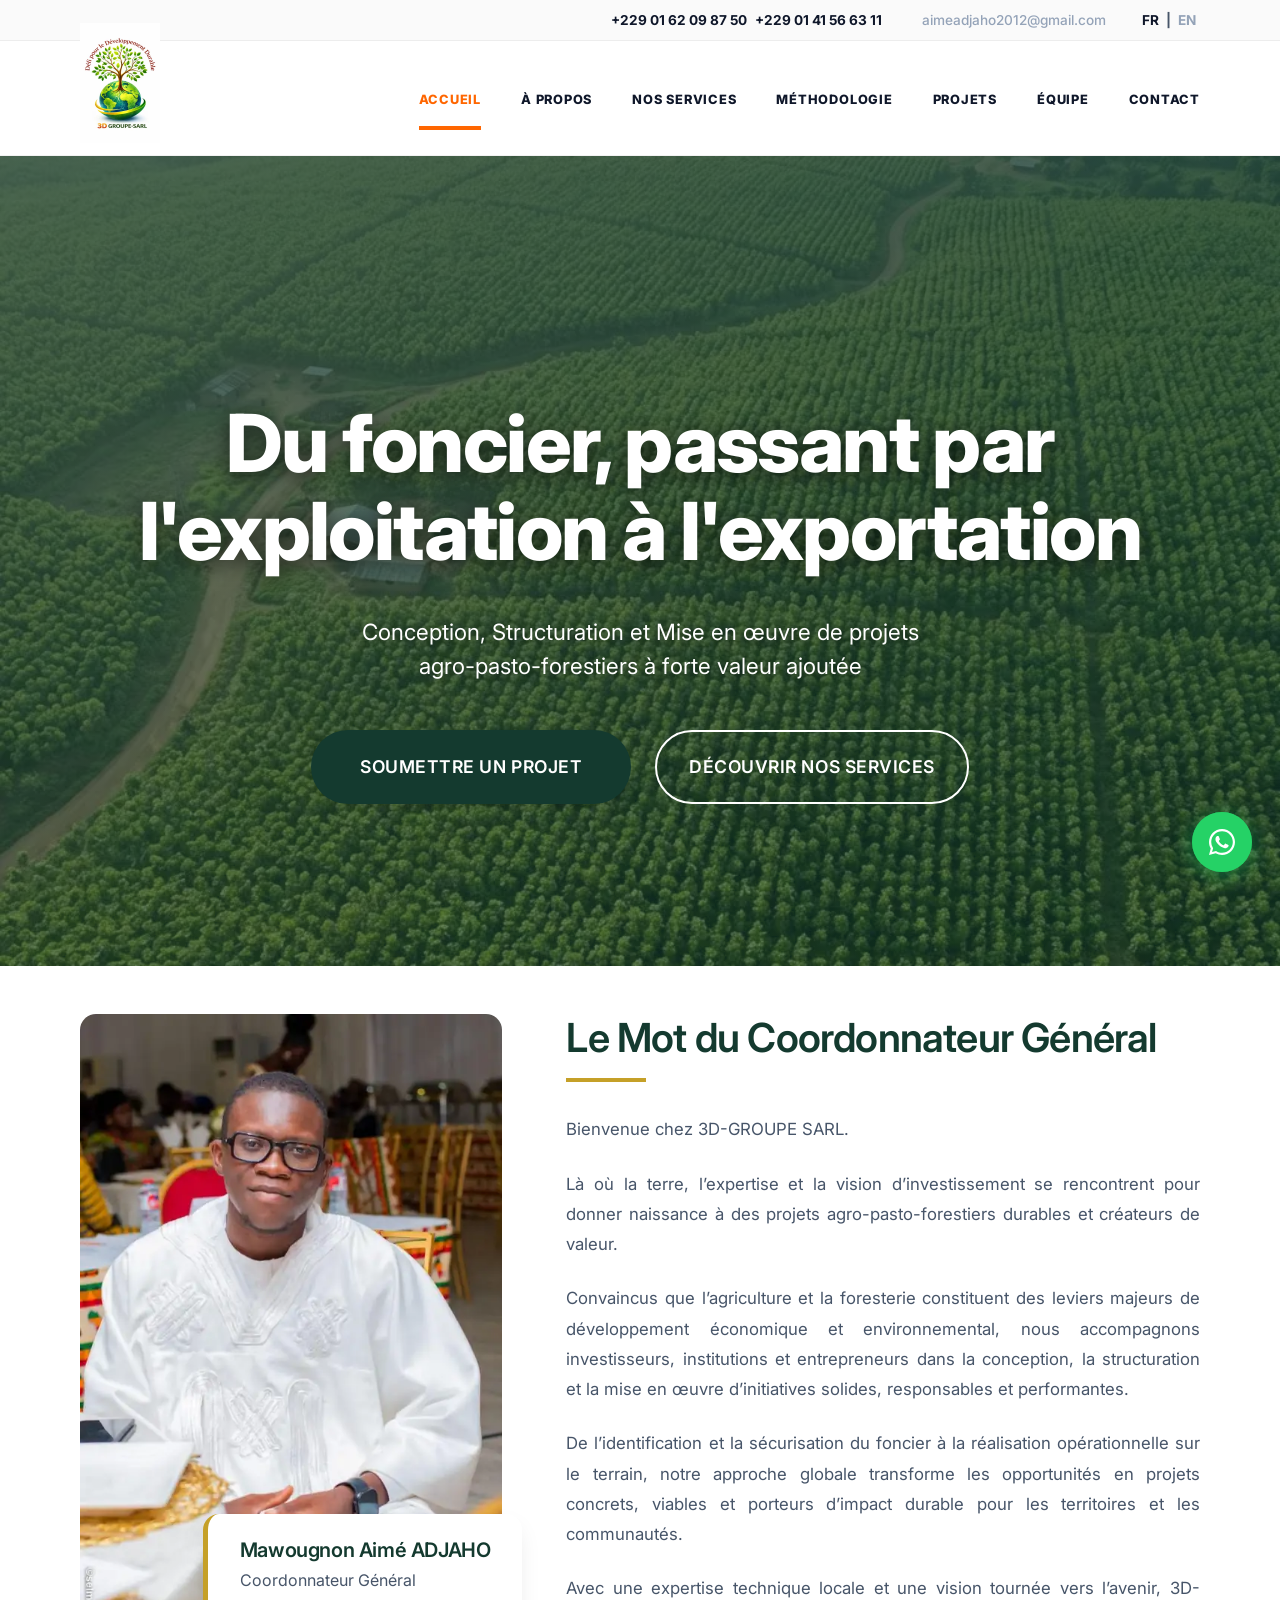
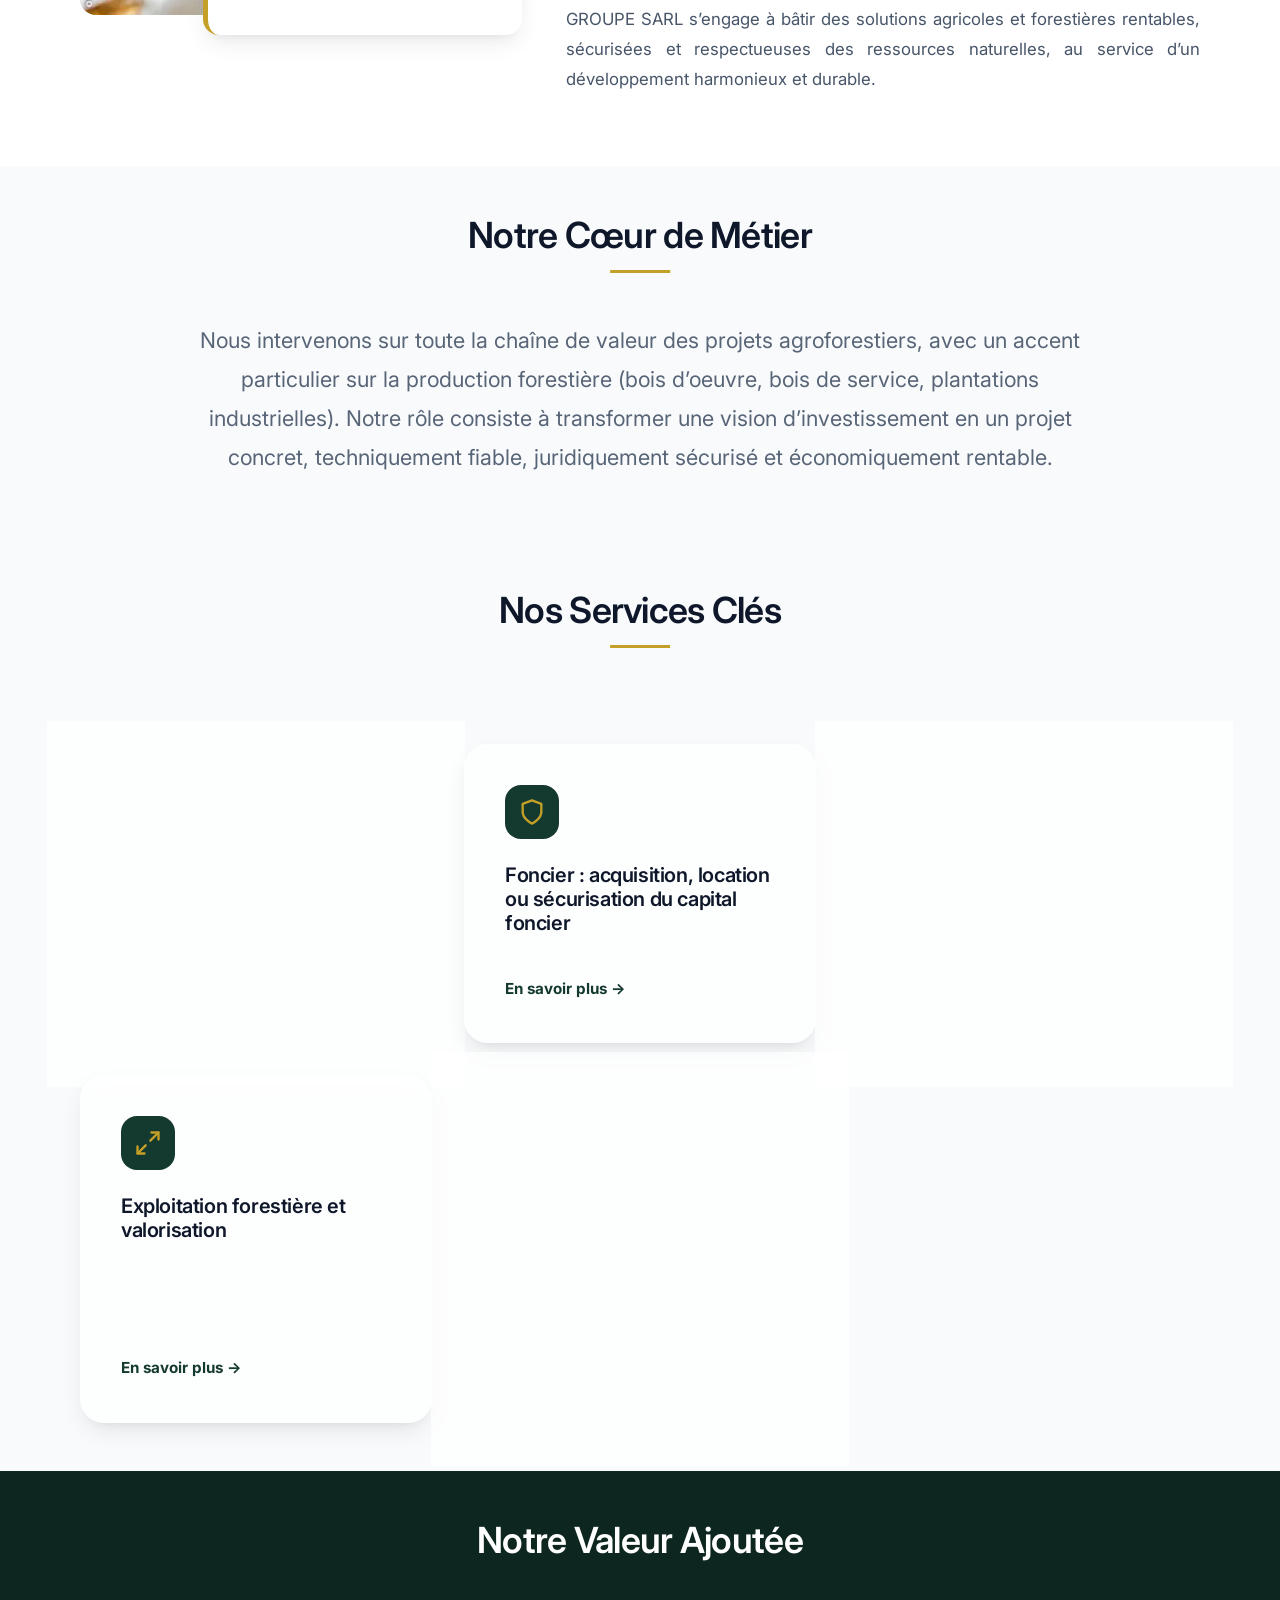
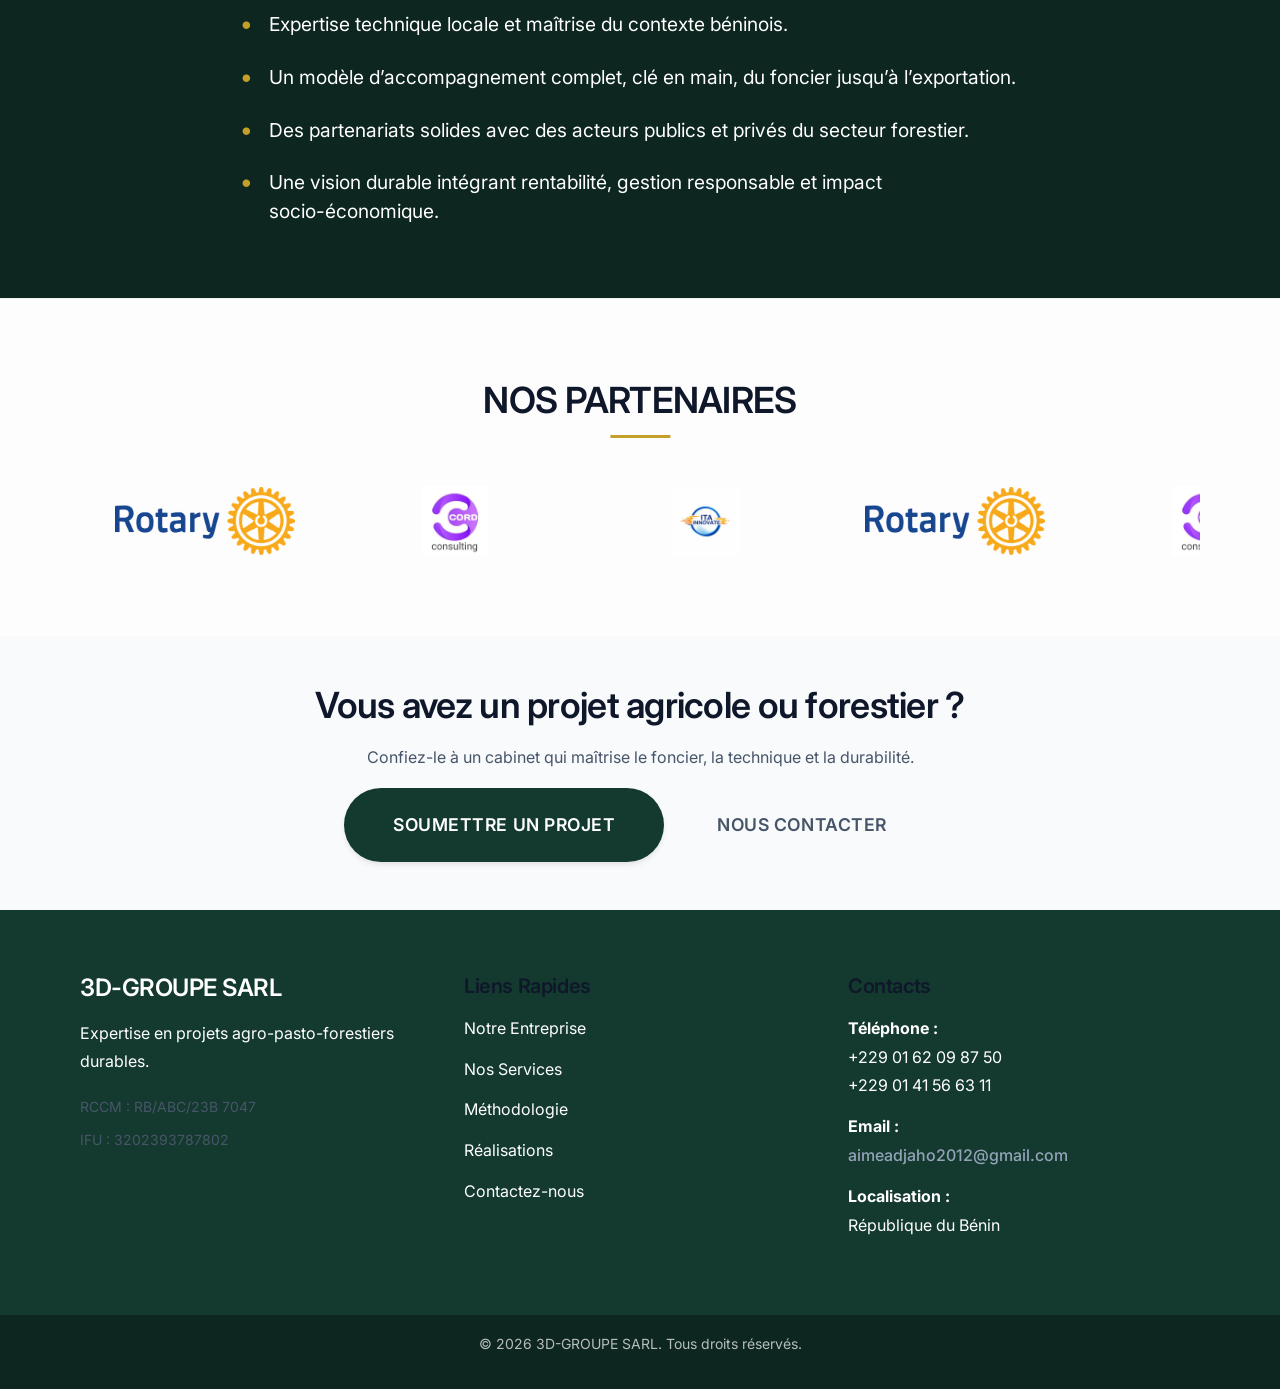
<file: index.html>
<!DOCTYPE html>
<html lang="fr">

<head>
    <meta charset="UTF-8">
    <meta name="viewport" content="width=device-width, initial-scale=1.0">
    <title>3D-GROUPE SARL | Projets Agro-Pasto-Forestiers</title>
    <meta name="description"
        content="Défi pour le Développement Durable Groupe SARL (3D-GROUPE SARL). Expert en projets agricoles et forestiers durables au Bénin.">

    <!-- CSS -->
    <link rel="preload" as="image" href="assets/images/hero-drone.webp" fetchpriority="high">
    <link rel="preconnect" href="https://fonts.googleapis.com">
    <link rel="preconnect" href="https://fonts.gstatic.com" crossorigin>
    <link rel="stylesheet" href="https://fonts.googleapis.com/css2?family=Inter:wght@400;500;600;700;800&display=swap">
    <link rel="stylesheet" href="assets/css/variables.css?v=3.1">
    <link rel="stylesheet" href="assets/css/style.css?v=3.1">

    <!-- Favicon (Placeholder) -->
    <!-- <link rel="icon" href="assets/images/favicon.ico"> -->
</head>

<body>

    <!-- Header -->
    <header class="site-header">
        <div class="header-top">
            <div class="container top-container">
                <div class="contact-info">
                    <div class="info-item phone-numbers">
                        <a href="tel:+2290162098750" class="info-text phone-item">+229 01 62 09 87 50</a>
                        <a href="tel:+2290141566311" class="info-text phone-item">+229 01 41 56 63 11</a>
                    </div>
                    <div class="info-item">
                        <a href="mailto:aimeadjaho2012@gmail.com" class="info-text email-item">aimeadjaho2012@gmail.com</a>
                    </div>
                </div>
                <div class="header-extra">
                    <div class="lang-selector">
                        <a href="index.html" class="lang-link active">FR</a> | <a href="en/index.html"
                            class="lang-link">EN</a>
                    </div>
                </div>
            </div>
        </div>
        <div class="header-main">
            <div class="container header-container">
                <!-- Branding Section -->
                <div class="header-branding">
                    <div class="logo-box">
                        <a href="index.html">
                            <img src="assets/images/logo.webp" alt="3D-GROUPE SARL" class="logo-img">
                        </a>
                    </div>
                </div>

                <!-- Mobile Toggle -->
                <button class="mobile-menu-toggle" aria-label="Menu" aria-expanded="false">
                    <span></span>
                    <span></span>
                    <span></span>
                </button>

                <!-- Navigation -->
                <nav class="main-nav">
                    <ul class="nav-list">
                        <li><a href="index.html" class="nav-link active">Accueil</a></li>
                        <li><a href="about.html" class="nav-link">À Propos</a></li>
                        <li><a href="services.html" class="nav-link">Nos Services</a></li>
                        <li><a href="methodology.html" class="nav-link">Méthodologie</a></li>
                        <li><a href="projects.html" class="nav-link">Projets</a></li>
                        <li><a href="team.html" class="nav-link">Équipe</a></li>
                        <li><a href="contact.html" class="nav-link">Contact</a></li>
                    </ul>
                </nav>
            </div>
        </div>
    </header>

    <main>
        <!-- SECTION 1 – HERO IMMERSIF -->
        <section class="hero-section">
            <div class="hero-overlay"></div>
            <div class="container hero-container animate-fade-in">
                <h1>Du foncier, passant par<br> l'exploitation à l'exportation</h1>
                <p class="hero-subtitle">
                    Conception, Structuration et Mise en œuvre de projets<br> agro-pasto-forestiers à forte valeur
                    ajoutée
                </p>
                <div class="hero-buttons">
                    <a href="contact.html" class="btn btn-primary btn-lg">Soumettre un projet</a>
                    <a href="services.html" class="btn btn-outline-white btn-lg">Découvrir nos services</a>
                </div>
            </div>
        </section>

        <!-- SECTION 2 – LE MOT DU COORDONNATEUR -->
        <section class="section coordinator-section">
            <div class="container">
                <div class="coordinator-grid">
                    <div class="coordinator-image-col reveal-right">
                        <div class="coordinator-img-wrapper">
                            <img loading="lazy" decoding="async" src="assets/images/coordinator.webp" alt="Mawougnon Aimé ADJAHO"
                                class="coordinator-photo">
                            <div class="coordinator-name-card reveal-up delay-1">
                                <h3>Mawougnon Aimé ADJAHO</h3>
                                <p>Coordonnateur Général</p>
                            </div>
                        </div>
                    </div>
                    <div class="coordinator-content-col reveal-up">
                        <h2 class="section-title-modern">Le Mot du Coordonnateur Général</h2>
                        <div class="coordinator-text">
                            <p class="welcome-text">Bienvenue chez 3D-GROUPE SARL.</p>
                            <p>
                                Là où la terre, l’expertise et la vision d’investissement se rencontrent pour donner
                                naissance à des projets agro-pasto-forestiers durables et créateurs de valeur.
                            </p>
                            <p>
                                Convaincus que l’agriculture et la foresterie constituent des leviers majeurs de
                                développement économique et environnemental, nous accompagnons investisseurs,
                                institutions et entrepreneurs dans la conception, la structuration et la mise en œuvre
                                d’initiatives solides, responsables et performantes.
                            </p>
                            <p>
                                De l’identification et la sécurisation du foncier à la réalisation opérationnelle sur le
                                terrain, notre approche globale transforme les opportunités en projets concrets, viables
                                et porteurs d’impact durable pour les territoires et les communautés.
                            </p>
                            <p>
                                Avec une expertise technique locale et une vision tournée vers l’avenir, 3D-GROUPE SARL
                                s’engage à bâtir des solutions agricoles et forestières rentables, sécurisées et
                                respectueuses des ressources naturelles, au service d’un développement harmonieux et
                                durable.
                            </p>
                        </div>
                    </div>
                </div>
            </div>
        </section>

        <!-- SECTION 3 – NOTRE CŒUR DE MÉTIER -->
        <section class="section core-business-section bg-light">
            <div class="container">
                <h2 class="section-title text-center">Notre Cœur de Métier</h2>
                <div class="text-center" style="max-width: 900px; margin: 0 auto;">
                    <p class="core-business-text"
                        style="font-size: 1.35rem; line-height: 1.8; color: var(--color-text-light); opacity: 0.9;">
                        Nous intervenons sur toute la chaîne de valeur des projets agroforestiers, avec un accent
                        particulier sur la production forestière (bois d’oeuvre, bois de service, plantations
                        industrielles). Notre rôle consiste à transformer une vision d’investissement en un projet
                        concret, techniquement fiable, juridiquement sécurisé et économiquement rentable.
                    </p>
                </div>
            </div>
        </section>

        <!-- SECTION 4 – NOS SERVICES CLÉS (CARDS) -->
        <section class="section services-cards-section">
            <div class="container">
                <h2 class="section-title text-center">Nos Services Clés</h2>
                <div class="homepage-bento-grid">
                    <!-- Service 1 -->
                    <div class="glass-card-premium reveal-up">
                        <div class="card-icon">
                            <svg width="24" height="24" viewBox="0 0 24 24" fill="none" stroke="currentColor"
                                stroke-width="2" stroke-linecap="round" stroke-linejoin="round">
                                <path d="M12 20h9" />
                                <path d="M16.5 3.5a2.121 2.121 0 0 1 3 3L7 19l-4 1 1-4L16.5 3.5z" />
                            </svg>
                        </div>
                        <h4>Conception, planification et rédaction de projets</h4>
                        <a href="services.html" class="card-link">En savoir plus →</a>
                    </div>

                    <!-- Service 2 -->
                    <div class="glass-card-premium reveal-up delay-1">
                        <div class="card-icon">
                            <svg width="24" height="24" viewBox="0 0 24 24" fill="none" stroke="currentColor"
                                stroke-width="2" stroke-linecap="round" stroke-linejoin="round">
                                <path d="M12 22s8-4 8-10V5l-8-3-8 3v7c0 6 8 10 8 10z" />
                            </svg>
                        </div>
                        <h4>Foncier : acquisition, location ou sécurisation du capital foncier</h4>
                        <a href="services.html" class="card-link">En savoir plus →</a>
                    </div>

                    <!-- Service 3 -->
                    <div class="glass-card-premium reveal-up delay-2">
                        <div class="card-icon">
                            <svg width="24" height="24" viewBox="0 0 24 24" fill="none" stroke="currentColor"
                                stroke-width="2" stroke-linecap="round" stroke-linejoin="round">
                                <path d="M12 2L2 7l10 5 10-5-10-5z" />
                                <path d="M2 17l10 5 10-5" />
                                <path d="M2 12l10 5 10-5" />
                            </svg>
                        </div>
                        <h4>Installation et gestion des plantations forestières et fruitières</h4>
                        <a href="services.html" class="card-link">En savoir plus →</a>
                    </div>

                    <!-- Service 4 -->
                    <div class="glass-card-premium reveal-up">
                        <div class="card-icon">
                            <svg width="24" height="24" viewBox="0 0 24 24" fill="none" stroke="currentColor"
                                stroke-width="2" stroke-linecap="round" stroke-linejoin="round">
                                <path d="M15 3h6v6" />
                                <path d="M9 21H3v-6" />
                                <path d="M21 3l-7 7" />
                                <path d="M3 21l7-7" />
                            </svg>
                        </div>
                        <h4>Exploitation forestière et valorisation</h4>
                        <a href="services.html" class="card-link">En savoir plus →</a>
                    </div>

                    <!-- Service 5 -->
                    <div class="glass-card-premium reveal-up delay-1">
                        <div class="card-icon">
                            <svg width="24" height="24" viewBox="0 0 24 24" fill="none" stroke="currentColor"
                                stroke-width="2" stroke-linecap="round" stroke-linejoin="round">
                                <circle cx="12" cy="12" r="10" />
                                <path d="M12 8v8" />
                                <path d="M8 12h8" />
                            </svg>
                        </div>
                        <h4>Accompagnement des entreprises de transformation (Scieries étrangères souhaitant s'installer
                            au Bénin)</h4>
                        <a href="services.html" class="card-link">En savoir plus →</a>
                    </div>
                </div>
            </div>
        </section>

        <!-- SECTION 5 – NOTRE VALEUR AJOUTÉE -->
        <section class="section value-added-section bg-primary-dark text-white">
            <div class="container text-center">
                <h2 class="text-white text-center" style="margin-bottom: 3rem;">Notre Valeur Ajoutée</h2>
                <div style="max-width: 800px; margin: 0 auto;">
                    <ul class="value-list" style="list-style: none; padding: 0; text-align: left;">
                        <li style="margin-bottom: 1.5rem; display: flex; align-items: start;">
                            <span
                                style="color: var(--color-accent); margin-right: 1rem; font-size: 1.5rem; line-height: 1.2;">•</span>
                            <span style="font-size: 1.2rem; line-height: 1.5;">Expertise technique locale et maîtrise du
                                contexte béninois.</span>
                        </li>
                        <li style="margin-bottom: 1.5rem; display: flex; align-items: start;">
                            <span
                                style="color: var(--color-accent); margin-right: 1rem; font-size: 1.5rem; line-height: 1.2;">•</span>
                            <span style="font-size: 1.2rem; line-height: 1.5;">Un modèle d’accompagnement complet, clé
                                en main, du foncier jusqu’à l’exportation.</span>
                        </li>
                        <li style="margin-bottom: 1.5rem; display: flex; align-items: start;">
                            <span
                                style="color: var(--color-accent); margin-right: 1rem; font-size: 1.5rem; line-height: 1.2;">•</span>
                            <span style="font-size: 1.2rem; line-height: 1.5;">Des partenariats solides avec des acteurs
                                publics et privés du secteur forestier.</span>
                        </li>
                        <li style="margin-bottom: 1.5rem; display: flex; align-items: start;">
                            <span
                                style="color: var(--color-accent); margin-right: 1rem; font-size: 1.5rem; line-height: 1.2;">•</span>
                            <span style="font-size: 1.2rem; line-height: 1.5;">Une vision durable intégrant rentabilité,
                                gestion responsable et impact socio-économique.</span>
                        </li>
                    </ul>
                </div>
            </div>
        </section>

        <!-- SECTION 6 – NOS PARTENAIRES -->
        <section class="partners-section reveal-up">
            <div class="container">
                <h2 class="section-title text-center" style="margin-bottom: 3rem;">NOS PARTENAIRES</h2>
                <div class="partners-slider">
                    <div class="partners-track">
                        <div class="partner-logo">
                            <img loading="lazy" decoding="async" src="assets/images/Logo_Rotary.svg.webp" alt="Rotary">
                        </div>
                        <div class="partner-logo">
                            <img loading="lazy" decoding="async" src="assets/images/LOGO CORD CONSULTING.webp" alt="Cord Consulting">
                        </div>
                        <div class="partner-logo">
                            <img loading="lazy" decoding="async" src="assets/images/LOGO ITA INNOVATE.webp" alt="ITA Innovate">
                        </div>
                        <!-- Duplicated for loop -->
                        <div class="partner-logo">
                            <img loading="lazy" decoding="async" src="assets/images/Logo_Rotary.svg.webp" alt="Rotary">
                        </div>
                        <div class="partner-logo">
                            <img loading="lazy" decoding="async" src="assets/images/LOGO CORD CONSULTING.webp" alt="Cord Consulting">
                        </div>
                        <div class="partner-logo">
                            <img loading="lazy" decoding="async" src="assets/images/LOGO ITA INNOVATE.webp" alt="ITA Innovate">
                        </div>
                    </div>
                </div>
            </div>
        </section>

        <!-- SECTION 7 – APPEL À L’ACTION FINAL -->
        <section class="section cta-final-section">
            <div class="container text-center">
                <h2>Vous avez un projet agricole ou forestier ?</h2>
                <p>Confiez-le à un cabinet qui maîtrise le foncier, la technique et la durabilité.</p>
                <div class="cta-buttons-center sticky-cta">
                    <a href="contact.html" class="btn btn-primary btn-lg shadow-lift">Soumettre un projet</a>
                    <a href="contact.html" class="btn btn-outline-primary btn-lg">Nous contacter</a>
                </div>
            </div>
        </section>
    </main>

    <!-- Footer -->
    <footer class="site-footer">
        <div class="container footer-grid">
            <div class="footer-col">
                <h3 class="footer-logo">3D-GROUPE SARL</h3>
                <p>Expertise en projets agro-pasto-forestiers durables.</p>
                <div class="legal-info">
                    <p><small>RCCM : RB/ABC/23B 7047</small></p>
                    <p><small>IFU : 3202393787802</small></p>
                </div>
            </div>

            <div class="footer-col">
                <h4>Liens Rapides</h4>
                <ul class="footer-links">
                    <li><a href="about.html">Notre Entreprise</a></li>
                    <li><a href="services.html">Nos Services</a></li>
                    <li><a href="methodology.html">Méthodologie</a></li>
                    <li><a href="projects.html">Réalisations</a></li>
                    <li><a href="contact.html">Contactez-nous</a></li>
                </ul>
            </div>

            <div class="footer-col">
                <h4>Contacts</h4>
                <ul class="contact-list">
                    <li>
                        <strong>Téléphone :</strong><br>
                        <a href="tel:+2290162098750" class="phone-item">+229 01 62 09 87 50</a><br>
                        <a href="tel:+2290141566311" class="phone-item">+229 01 41 56 63 11</a>
                    </li>
                    <li>
                        <strong>Email :</strong><br>
                        <a href="mailto:aimeadjaho2012@gmail.com" class="email-item">aimeadjaho2012@gmail.com</a>
                    </li>
                    <li>
                        <strong>Localisation :</strong><br>
                        République du Bénin
                    </li>
                </ul>
            </div>
        </div>
        <div class="footer-bottom text-center">
            <p>&copy; <a href="admin.html" class="footer-year">2026</a> 3D-GROUPE SARL. Tous droits réservés.</p>
        </div>
    </footer>

    <!-- JS -->
    <a href="https://wa.me/2290162098750?text=Bonjour%203D-GROUPE%20SARL%2C%20je%20souhaite%20des%20informations%20sur%20un%20projet." class="whatsapp-float" target="_blank" rel="noopener" aria-label="Discuter sur WhatsApp" title="Discuter sur WhatsApp"><svg viewBox="0 0 32 32" width="30" height="30" aria-hidden="true" fill="currentColor"><path d="M16.04 3C8.86 3 3.02 8.83 3.02 16c0 2.3.6 4.54 1.75 6.52L3 29l6.65-1.74A13 13 0 0 0 16.04 29C23.2 29 29 23.17 29 16S23.2 3 16.04 3Zm0 23.8c-1.98 0-3.92-.53-5.61-1.53l-.4-.24-3.95 1.03 1.05-3.84-.26-.4A10.76 10.76 0 0 1 5.24 16c0-5.95 4.85-10.8 10.8-10.8 5.94 0 10.77 4.85 10.77 10.8 0 5.96-4.83 10.8-10.77 10.8Zm5.92-8.08c-.32-.16-1.92-.95-2.22-1.06-.3-.11-.51-.16-.73.16-.21.32-.84 1.06-1.03 1.27-.19.22-.38.24-.7.08-.32-.16-1.37-.5-2.6-1.6-.96-.86-1.61-1.92-1.8-2.24-.19-.32-.02-.5.14-.66.15-.14.32-.38.48-.57.16-.19.21-.32.32-.54.11-.21.05-.4-.03-.56-.08-.16-.73-1.76-1-2.4-.26-.63-.53-.55-.73-.56h-.62c-.21 0-.56.08-.86.4-.3.32-1.13 1.1-1.13 2.7 0 1.58 1.16 3.12 1.32 3.33.16.22 2.28 3.48 5.52 4.88.77.33 1.37.53 1.84.68.77.25 1.48.21 2.03.13.62-.09 1.92-.78 2.19-1.54.27-.76.27-1.4.19-1.54-.08-.13-.29-.21-.61-.37Z"/></svg></a>
    <script src="assets/js/store.js?v=3.5" defer></script>
    <script src="assets/js/main.js?v=3.5" defer></script>
</body>

</html>
</file>
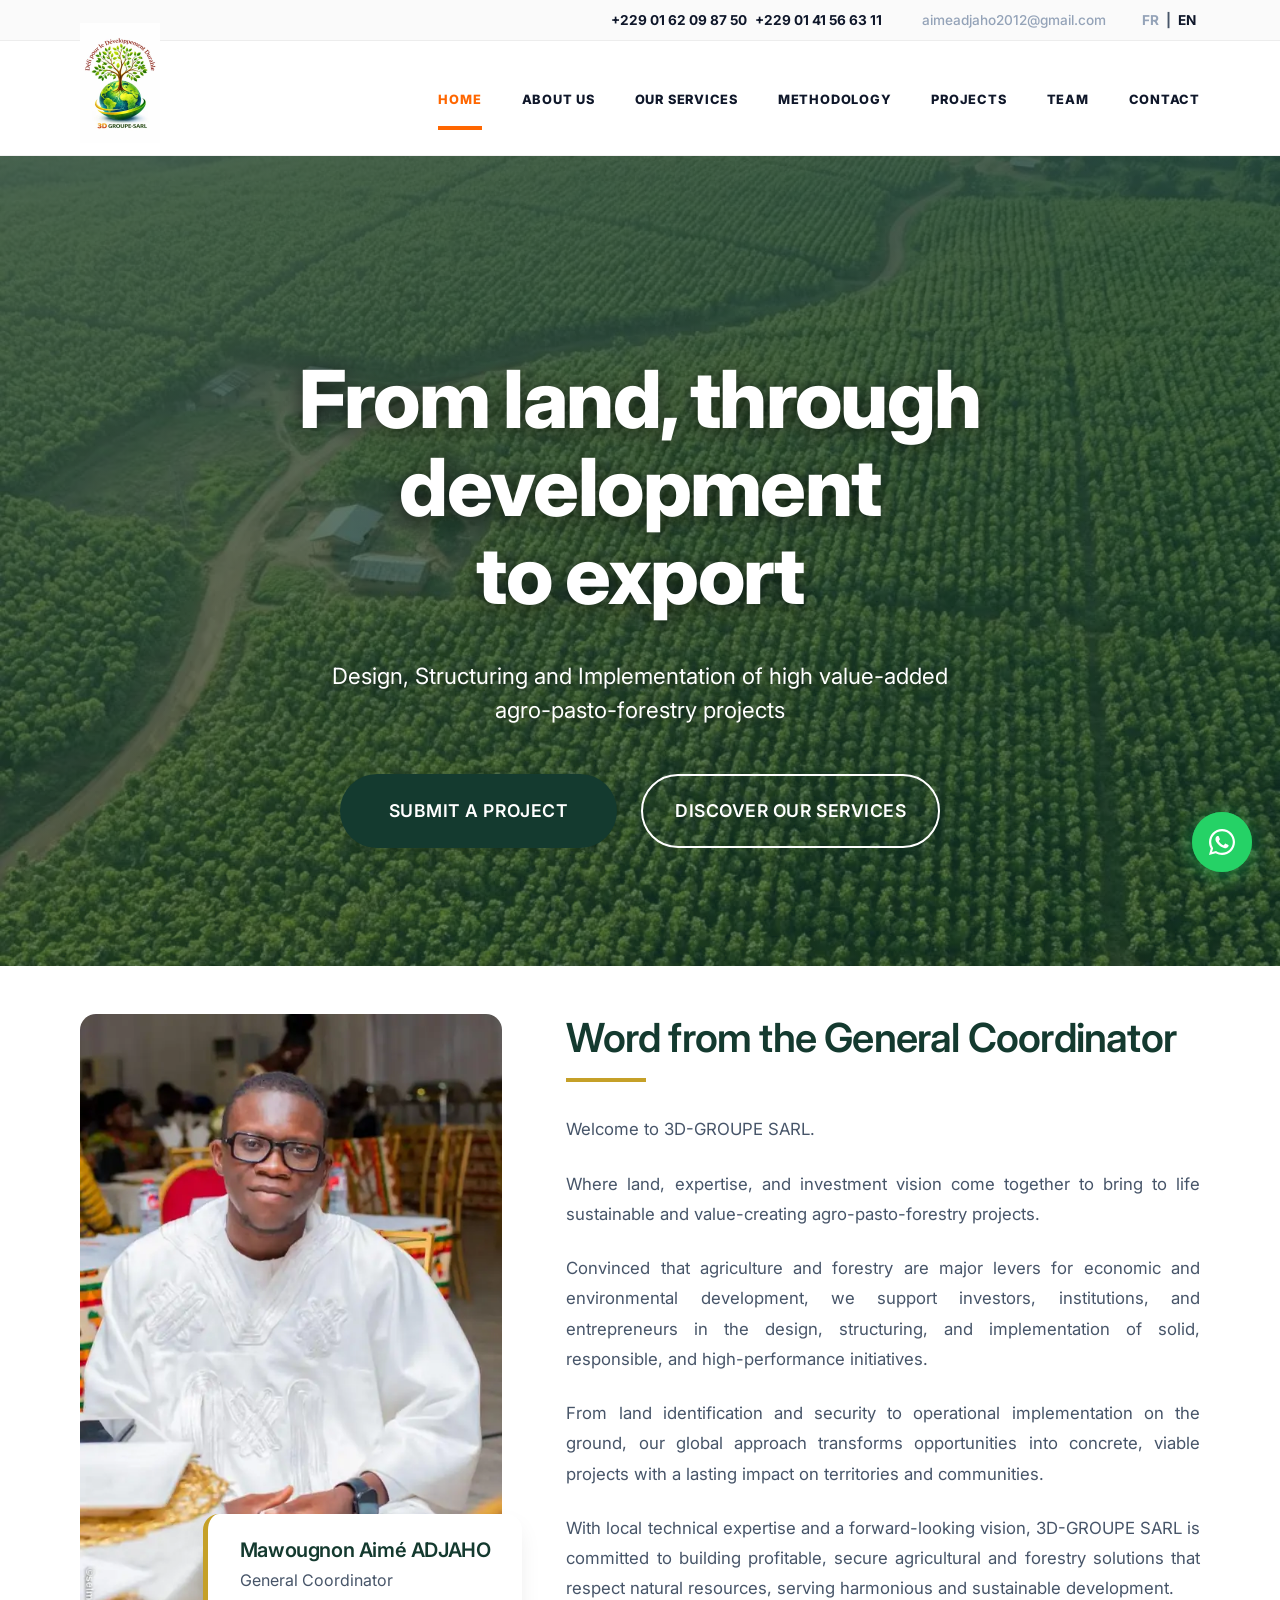
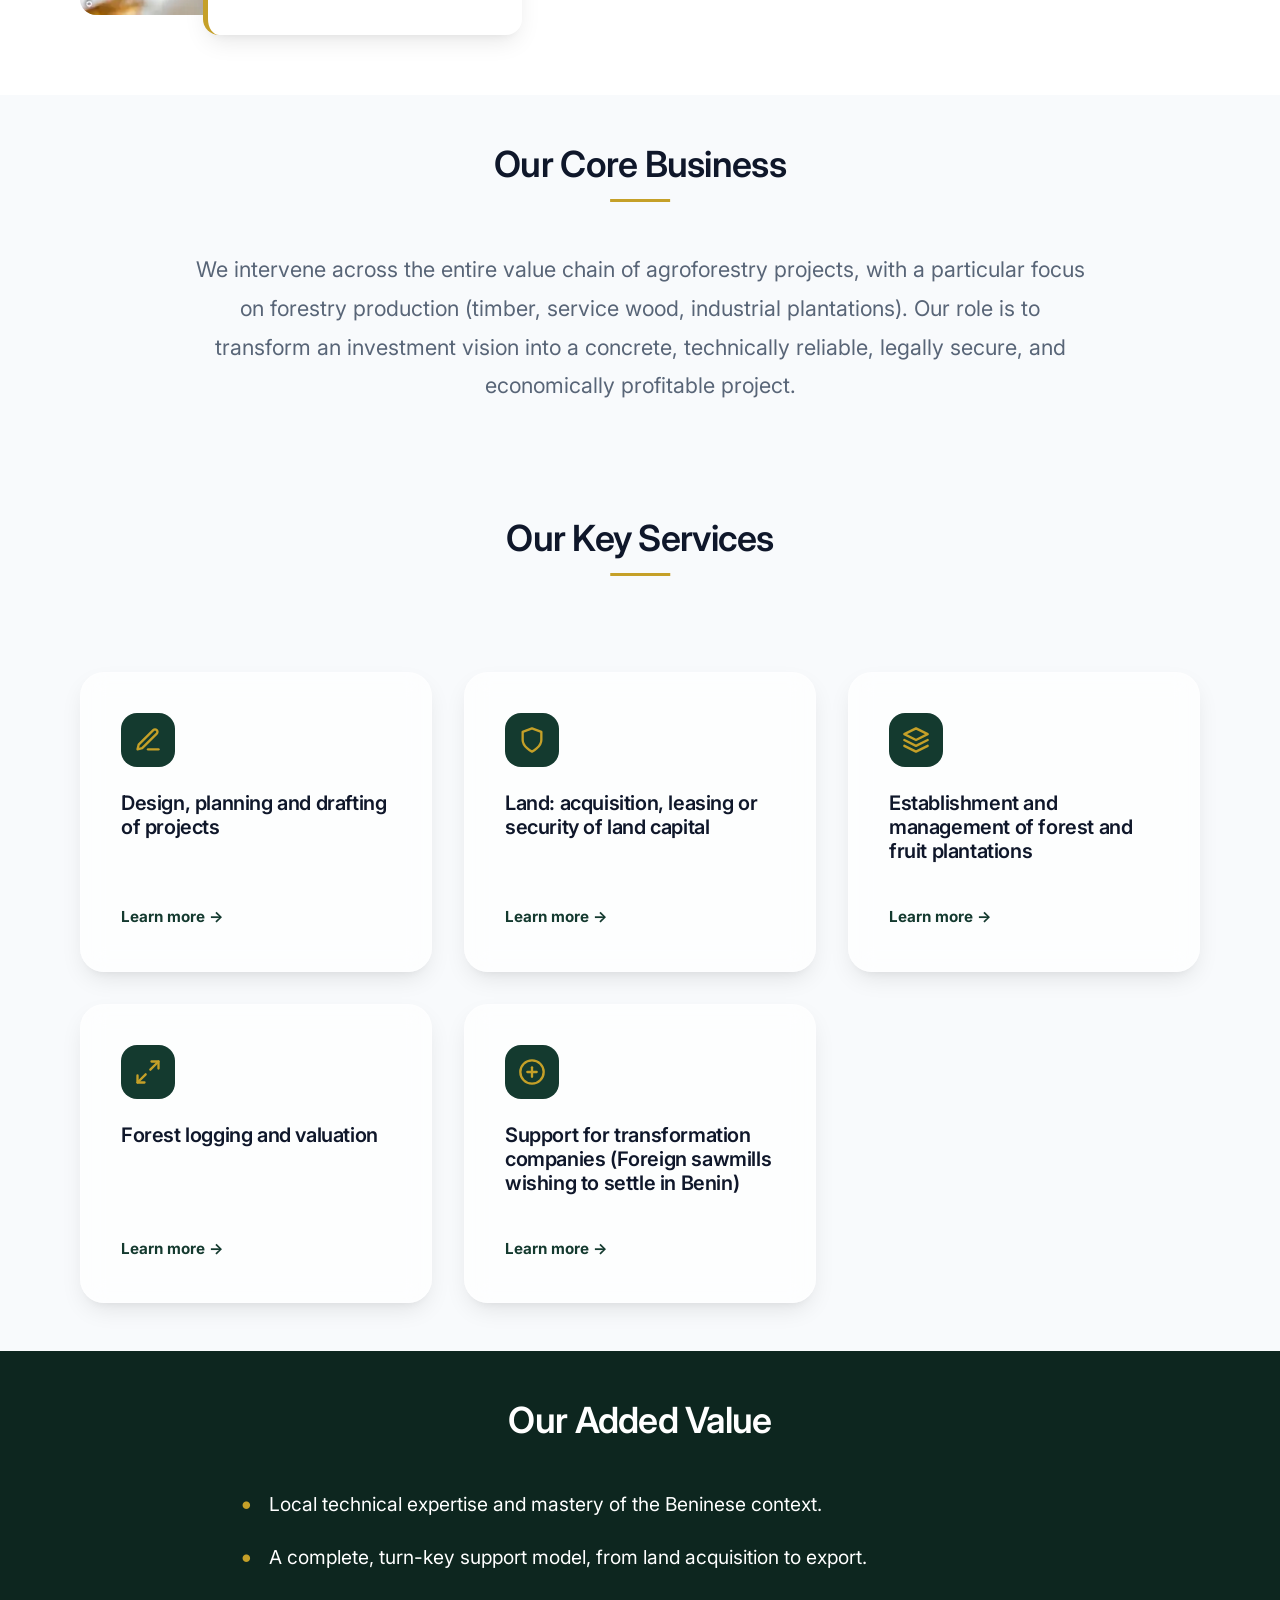
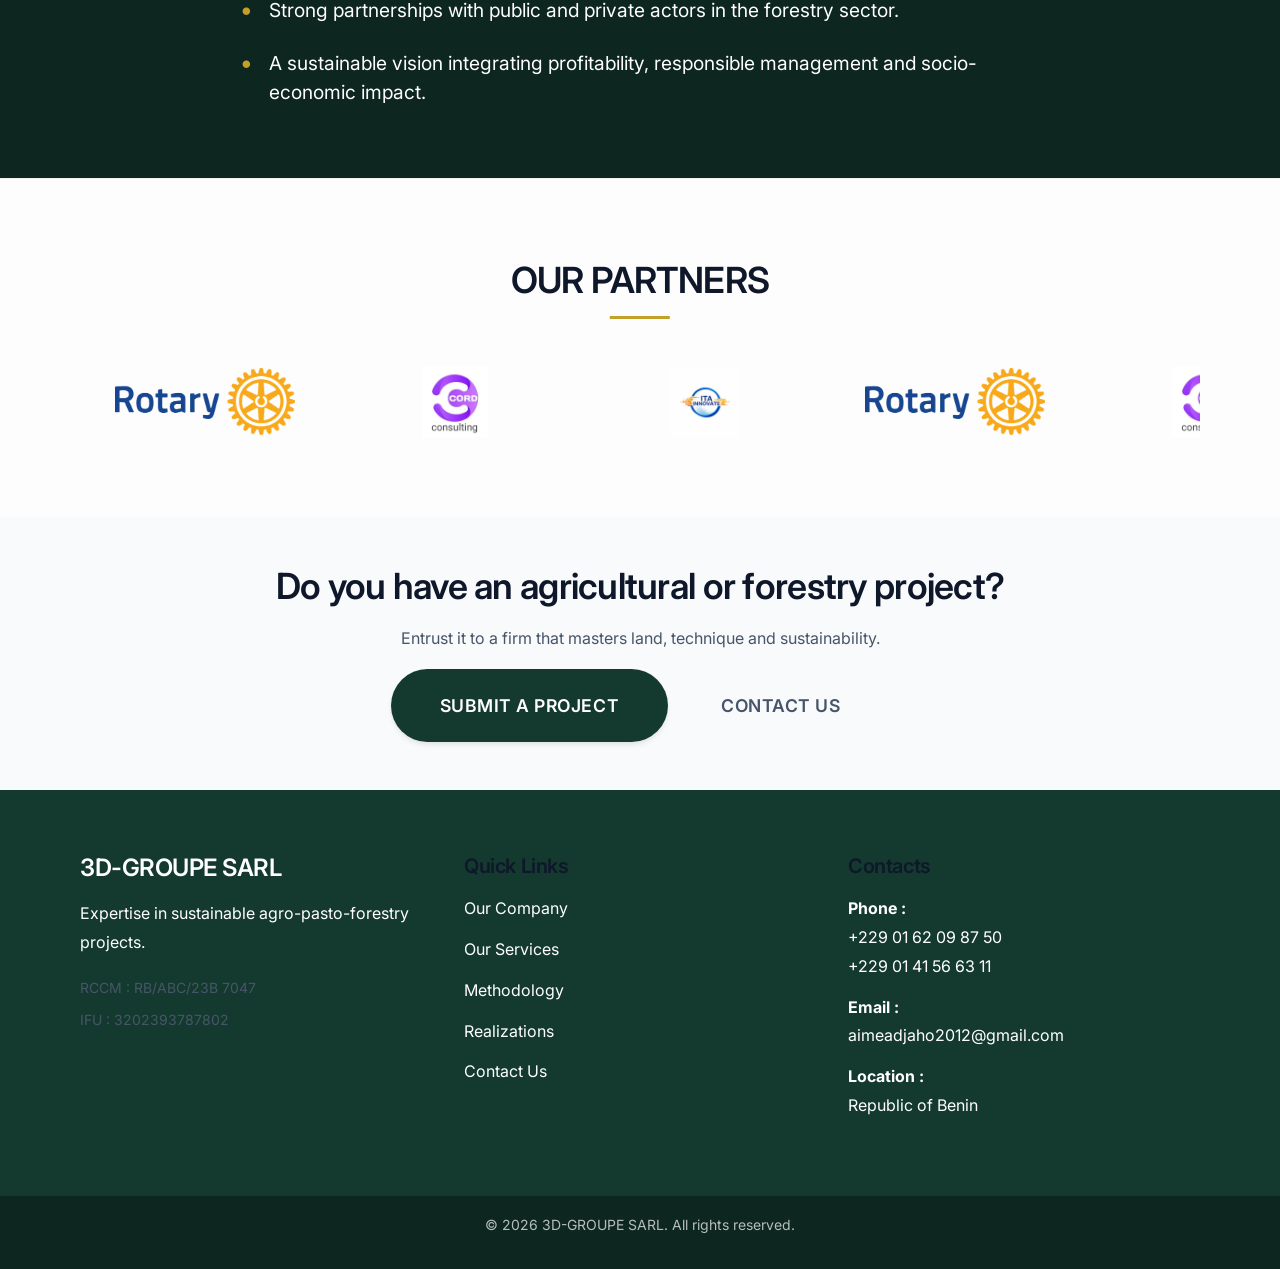
<file: en/index.html>
<!DOCTYPE html>
<html lang="en">

<head>
    <meta charset="UTF-8">
    <meta name="viewport" content="width=device-width, initial-scale=1.0">
    <title>3D-GROUPE SARL | Agro-Pasto-Forestry Projects</title>
    <meta name="description"
        content="Challenge for Sustainable Development Group SARL (3D-GROUPE SARL). Expert in sustainable agricultural and forestry projects in Benin.">

    <!-- CSS -->
    <link rel="preload" as="image" href="../assets/images/hero-drone.webp" fetchpriority="high">
    <link rel="preconnect" href="https://fonts.googleapis.com">
    <link rel="preconnect" href="https://fonts.gstatic.com" crossorigin>
    <link rel="stylesheet" href="https://fonts.googleapis.com/css2?family=Inter:wght@400;500;600;700;800&display=swap">
    <link rel="stylesheet" href="../assets/css/variables.css?v=3.1">
    <link rel="stylesheet" href="../assets/css/style.css?v=3.1">
</head>

<body>

    <!-- Header -->
    <header class="site-header">
        <div class="header-top">
            <div class="container top-container">
                <div class="contact-info">
                    <div class="info-item phone-numbers">
                        <a href="tel:+2290162098750" class="info-text phone-item">+229 01 62 09 87 50</a>
                        <a href="tel:+2290141566311" class="info-text phone-item">+229 01 41 56 63 11</a>
                    </div>
                    <div class="info-item">
                        <a href="mailto:aimeadjaho2012@gmail.com" class="info-text email-item">aimeadjaho2012@gmail.com</a>
                    </div>
                </div>
                <div class="header-extra">
                    <div class="lang-selector">
                        <a href="../index.html" class="lang-link">FR</a> | <a href="index.html"
                            class="lang-link active">EN</a>
                    </div>
                </div>
            </div>
        </div>
        <div class="header-main">
            <div class="container header-container">
                <!-- Branding Section -->
                <div class="header-branding">
                    <div class="logo-box">
                        <a href="index.html">
                            <img src="../assets/images/logo.webp" alt="3D-GROUPE SARL" class="logo-img">
                        </a>
                    </div>
                </div>

                <!-- Mobile Toggle -->
                <button class="mobile-menu-toggle" aria-label="Menu" aria-expanded="false">
                    <span></span>
                    <span></span>
                    <span></span>
                </button>

                <!-- Navigation -->
                <nav class="main-nav">
                    <ul class="nav-list">
                        <li><a href="index.html" class="nav-link active">Home</a></li>
                        <li><a href="about.html" class="nav-link">About Us</a></li>
                        <li><a href="services.html" class="nav-link">Our Services</a></li>
                        <li><a href="methodology.html" class="nav-link">Methodology</a></li>
                        <li><a href="projects.html" class="nav-link">Projects</a></li>
                        <li><a href="team.html" class="nav-link">Team</a></li>
                        <li><a href="contact.html" class="nav-link">Contact</a></li>
                    </ul>
                </nav>
            </div>
        </div>
    </header>

    <main>
        <!-- SECTION 1 – IMMERSIVE HERO -->
        <section class="hero-section">
            <div class="hero-overlay"></div>
            <div class="container hero-container animate-fade-in">
                <h1>From land, through development<br> to export</h1>
                <p class="hero-subtitle">
                    Design, Structuring and Implementation of high value-added<br> agro-pasto-forestry projects
                </p>
                <div class="hero-buttons">
                    <a href="contact.html" class="btn btn-primary btn-lg">Submit a project</a>
                    <a href="services.html" class="btn btn-outline-white btn-lg">Discover our services</a>
                </div>
            </div>
        </section>

        <!-- SECTION 2 – WORD FROM THE COORDINATOR -->
        <section class="section coordinator-section">
            <div class="container">
                <div class="coordinator-grid">
                    <div class="coordinator-image-col reveal-right">
                        <div class="coordinator-img-wrapper">
                            <img loading="lazy" decoding="async" src="../assets/images/coordinator.webp" alt="Mawougnon Aimé ADJAHO"
                                class="coordinator-photo">
                            <div class="coordinator-name-card reveal-up delay-1">
                                <h3>Mawougnon Aimé ADJAHO</h3>
                                <p>General Coordinator</p>
                            </div>
                        </div>
                    </div>
                    <div class="coordinator-content-col reveal-up">
                        <h2 class="section-title-modern">Word from the General Coordinator</h2>
                        <div class="coordinator-text">
                            <p class="welcome-text">Welcome to 3D-GROUPE SARL.</p>
                            <p>
                                Where land, expertise, and investment vision come together to bring to life
                                sustainable and value-creating agro-pasto-forestry projects.
                            </p>
                            <p>
                                Convinced that agriculture and forestry are major levers for economic and
                                environmental development, we support investors, institutions, and entrepreneurs in the
                                design, structuring, and implementation of solid, responsible, and high-performance
                                initiatives.
                            </p>
                            <p>
                                From land identification and security to operational implementation on the ground, our
                                global approach transforms opportunities into concrete, viable projects with a lasting
                                impact on territories and communities.
                            </p>
                            <p>
                                With local technical expertise and a forward-looking vision, 3D-GROUPE SARL is
                                committed to building profitable, secure agricultural and forestry solutions that
                                respect natural resources, serving harmonious and sustainable development.
                            </p>
                        </div>
                    </div>
                </div>
            </div>
        </section>

        <!-- SECTION 3 – OUR CORE BUSINESS -->
        <section class="section core-business-section bg-light">
            <div class="container">
                <h2 class="section-title text-center">Our Core Business</h2>
                <div class="text-center" style="max-width: 900px; margin: 0 auto;">
                    <p class="core-business-text"
                        style="font-size: 1.35rem; line-height: 1.8; color: var(--color-text-light); opacity: 0.9;">
                        We intervene across the entire value chain of agroforestry projects, with a
                        particular focus on forestry production (timber, service wood, industrial
                        plantations). Our role is to transform an investment vision into a
                        concrete, technically reliable, legally secure, and economically profitable project.
                    </p>
                </div>
            </div>
        </section>

        <!-- SECTION 4 – OUR KEY SERVICES (CARDS) -->
        <section class="section services-cards-section">
            <div class="container">
                <h2 class="section-title text-center">Our Key Services</h2>
                <div class="homepage-bento-grid">
                    <!-- Service 1 -->
                    <div class="glass-card-premium reveal-up">
                        <div class="card-icon">
                            <svg width="24" height="24" viewBox="0 0 24 24" fill="none" stroke="currentColor"
                                stroke-width="2" stroke-linecap="round" stroke-linejoin="round">
                                <path d="M12 20h9" />
                                <path d="M16.5 3.5a2.121 2.121 0 0 1 3 3L7 19l-4 1 1-4L16.5 3.5z" />
                            </svg>
                        </div>
                        <h4>Design, planning and drafting of projects</h4>
                        <a href="services.html" class="card-link">Learn more →</a>
                    </div>

                    <!-- Service 2 -->
                    <div class="glass-card-premium reveal-up delay-1">
                        <div class="card-icon">
                            <svg width="24" height="24" viewBox="0 0 24 24" fill="none" stroke="currentColor"
                                stroke-width="2" stroke-linecap="round" stroke-linejoin="round">
                                <path d="M12 22s8-4 8-10V5l-8-3-8 3v7c0 6 8 10 8 10z" />
                            </svg>
                        </div>
                        <h4>Land: acquisition, leasing or security of land capital</h4>
                        <a href="services.html" class="card-link">Learn more →</a>
                    </div>

                    <!-- Service 3 -->
                    <div class="glass-card-premium reveal-up delay-2">
                        <div class="card-icon">
                            <svg width="24" height="24" viewBox="0 0 24 24" fill="none" stroke="currentColor"
                                stroke-width="2" stroke-linecap="round" stroke-linejoin="round">
                                <path d="M12 2L2 7l10 5 10-5-10-5z" />
                                <path d="M2 17l10 5 10-5" />
                                <path d="M2 12l10 5 10-5" />
                            </svg>
                        </div>
                        <h4>Establishment and management of forest and fruit plantations</h4>
                        <a href="services.html" class="card-link">Learn more →</a>
                    </div>

                    <!-- Service 4 -->
                    <div class="glass-card-premium reveal-up">
                        <div class="card-icon">
                            <svg width="24" height="24" viewBox="0 0 24 24" fill="none" stroke="currentColor"
                                stroke-width="2" stroke-linecap="round" stroke-linejoin="round">
                                <path d="M15 3h6v6" />
                                <path d="M9 21H3v-6" />
                                <path d="M21 3l-7 7" />
                                <path d="M3 21l7-7" />
                            </svg>
                        </div>
                        <h4>Forest logging and valuation</h4>
                        <a href="services.html" class="card-link">Learn more →</a>
                    </div>

                    <!-- Service 5 -->
                    <div class="glass-card-premium reveal-up delay-1">
                        <div class="card-icon">
                            <svg width="24" height="24" viewBox="0 0 24 24" fill="none" stroke="currentColor"
                                stroke-width="2" stroke-linecap="round" stroke-linejoin="round">
                                <circle cx="12" cy="12" r="10" />
                                <path d="M12 8v8" />
                                <path d="M8 12h8" />
                            </svg>
                        </div>
                        <h4>Support for transformation companies (Foreign sawmills wishing to settle in Benin)</h4>
                        <a href="services.html" class="card-link">Learn more →</a>
                    </div>
                </div>
            </div>
        </section>

        <!-- SECTION 5 – OUR ADDED VALUE -->
        <section class="section value-added-section bg-primary-dark text-white">
            <div class="container text-center">
                <h2 class="text-white text-center" style="margin-bottom: 3rem;">Our Added Value</h2>
                <div style="max-width: 800px; margin: 0 auto;">
                    <ul class="value-list" style="list-style: none; padding: 0; text-align: left;">
                        <li style="margin-bottom: 1.5rem; display: flex; align-items: start;">
                            <span
                                style="color: var(--color-accent); margin-right: 1rem; font-size: 1.5rem; line-height: 1.2;">•</span>
                            <span style="font-size: 1.2rem; line-height: 1.5;">Local technical expertise and mastery of
                                the
                                Beninese context.</span>
                        </li>
                        <li style="margin-bottom: 1.5rem; display: flex; align-items: start;">
                            <span
                                style="color: var(--color-accent); margin-right: 1rem; font-size: 1.5rem; line-height: 1.2;">•</span>
                            <span style="font-size: 1.2rem; line-height: 1.5;">A complete, turn-key support model, from
                                land acquisition to export.</span>
                        </li>
                        <li style="margin-bottom: 1.5rem; display: flex; align-items: start;">
                            <span
                                style="color: var(--color-accent); margin-right: 1rem; font-size: 1.5rem; line-height: 1.2;">•</span>
                            <span style="font-size: 1.2rem; line-height: 1.5;">Strong partnerships with public and
                                private
                                actors in the forestry sector.</span>
                        </li>
                        <li style="margin-bottom: 1.5rem; display: flex; align-items: start;">
                            <span
                                style="color: var(--color-accent); margin-right: 1rem; font-size: 1.5rem; line-height: 1.2;">•</span>
                            <span style="font-size: 1.2rem; line-height: 1.5;">A sustainable vision integrating
                                profitability,
                                responsible management and socio-economic impact.</span>
                        </li>
                    </ul>
                </div>
            </div>
        </section>

        <!-- SECTION 6 – OUR PARTNERS -->
        <section class="partners-section reveal-up">
            <div class="container">
                <h2 class="section-title text-center" style="margin-bottom: 3rem;">OUR PARTNERS</h2>
                <div class="partners-slider">
                    <div class="partners-track">
                        <div class="partner-logo">
                            <img loading="lazy" decoding="async" src="../assets/images/Logo_Rotary.svg.webp" alt="Rotary">
                        </div>
                        <div class="partner-logo">
                            <img loading="lazy" decoding="async" src="../assets/images/LOGO CORD CONSULTING.webp" alt="Cord Consulting">
                        </div>
                        <div class="partner-logo">
                            <img loading="lazy" decoding="async" src="../assets/images/LOGO ITA INNOVATE.webp" alt="ITA Innovate">
                        </div>
                        <!-- Duplicated for loop -->
                        <div class="partner-logo">
                            <img loading="lazy" decoding="async" src="../assets/images/Logo_Rotary.svg.webp" alt="Rotary">
                        </div>
                        <div class="partner-logo">
                            <img loading="lazy" decoding="async" src="../assets/images/LOGO CORD CONSULTING.webp" alt="Cord Consulting">
                        </div>
                        <div class="partner-logo">
                            <img loading="lazy" decoding="async" src="../assets/images/LOGO ITA INNOVATE.webp" alt="ITA Innovate">
                        </div>
                    </div>
                </div>
            </div>
        </section>

        <!-- SECTION 7 – FINAL CALL TO ACTION -->
        <section class="section cta-final-section">
            <div class="container text-center">
                <h2>Do you have an agricultural or forestry project?</h2>
                <p>Entrust it to a firm that masters land, technique and sustainability.</p>
                <div class="cta-buttons-center sticky-cta">
                    <a href="contact.html" class="btn btn-primary btn-lg shadow-lift">Submit a project</a>
                    <a href="contact.html" class="btn btn-outline-primary btn-lg">Contact us</a>
                </div>
            </div>
        </section>
    </main>

    <!-- Footer -->
    <footer class="site-footer">
        <div class="container footer-grid">
            <div class="footer-col">
                <h3 class="footer-logo">3D-GROUPE SARL</h3>
                <p>Expertise in sustainable agro-pasto-forestry projects.</p>
                <div class="legal-info">
                    <p><small>RCCM : RB/ABC/23B 7047</small></p>
                    <p><small>IFU : 3202393787802</small></p>
                </div>
            </div>

            <div class="footer-col">
                <h4>Quick Links</h4>
                <ul class="footer-links">
                    <li><a href="about.html">Our Company</a></li>
                    <li><a href="services.html">Our Services</a></li>
                    <li><a href="methodology.html">Methodology</a></li>
                    <li><a href="projects.html">Realizations</a></li>
                    <li><a href="contact.html">Contact Us</a></li>
                </ul>
            </div>

            <div class="footer-col">
                <h4>Contacts</h4>
                <ul class="contact-list">
                    <li>
                        <strong>Phone :</strong><br>
                        <a href="tel:+2290162098750">+229 01 62 09 87 50</a><br>
                        <a href="tel:+2290141566311">+229 01 41 56 63 11</a>
                    </li>
                    <li>
                        <strong>Email :</strong><br>
                        <a href="mailto:aimeadjaho2012@gmail.com">aimeadjaho2012@gmail.com</a>
                    </li>
                    <li>
                        <strong>Location :</strong><br>
                        Republic of Benin
                    </li>
                </ul>
            </div>
        </div>
        <div class="footer-bottom text-center">
            <p>&copy; <a href="../admin.html" class="footer-year">2026</a> 3D-GROUPE SARL. All rights reserved.</p>
        </div>
    </footer>

    <!-- JS -->
    <a href="https://wa.me/2290162098750?text=Hello%203D-GROUPE%20SARL%2C%20I%20would%20like%20information%20about%20a%20project." class="whatsapp-float" target="_blank" rel="noopener" aria-label="Chat on WhatsApp" title="Chat on WhatsApp"><svg viewBox="0 0 32 32" width="30" height="30" aria-hidden="true" fill="currentColor"><path d="M16.04 3C8.86 3 3.02 8.83 3.02 16c0 2.3.6 4.54 1.75 6.52L3 29l6.65-1.74A13 13 0 0 0 16.04 29C23.2 29 29 23.17 29 16S23.2 3 16.04 3Zm0 23.8c-1.98 0-3.92-.53-5.61-1.53l-.4-.24-3.95 1.03 1.05-3.84-.26-.4A10.76 10.76 0 0 1 5.24 16c0-5.95 4.85-10.8 10.8-10.8 5.94 0 10.77 4.85 10.77 10.8 0 5.96-4.83 10.8-10.77 10.8Zm5.92-8.08c-.32-.16-1.92-.95-2.22-1.06-.3-.11-.51-.16-.73.16-.21.32-.84 1.06-1.03 1.27-.19.22-.38.24-.7.08-.32-.16-1.37-.5-2.6-1.6-.96-.86-1.61-1.92-1.8-2.24-.19-.32-.02-.5.14-.66.15-.14.32-.38.48-.57.16-.19.21-.32.32-.54.11-.21.05-.4-.03-.56-.08-.16-.73-1.76-1-2.4-.26-.63-.53-.55-.73-.56h-.62c-.21 0-.56.08-.86.4-.3.32-1.13 1.1-1.13 2.7 0 1.58 1.16 3.12 1.32 3.33.16.22 2.28 3.48 5.52 4.88.77.33 1.37.53 1.84.68.77.25 1.48.21 2.03.13.62-.09 1.92-.78 2.19-1.54.27-.76.27-1.4.19-1.54-.08-.13-.29-.21-.61-.37Z"/></svg></a>
    <script src="../assets/js/store.js?v=3.5" defer></script>
    <script src="../assets/js/main.js?v=3.5" defer></script>
</body>

</html>
</file>
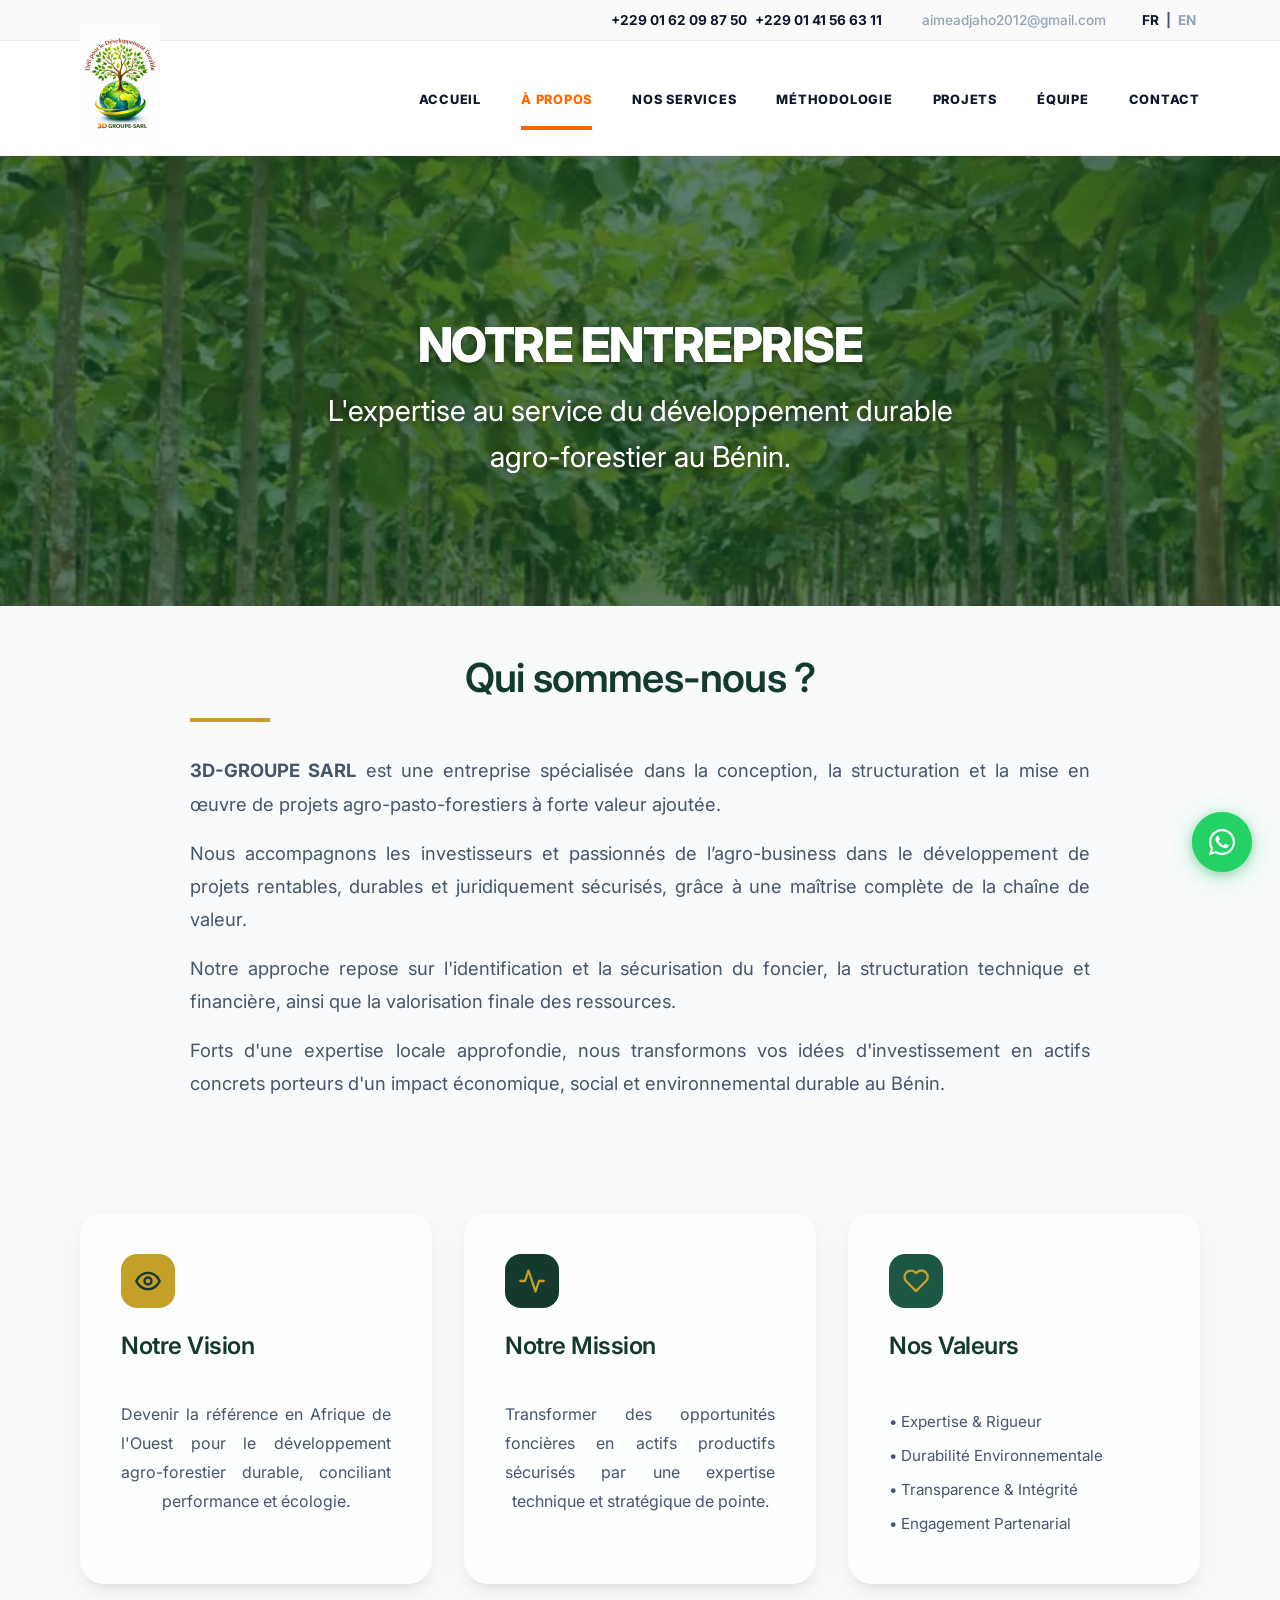
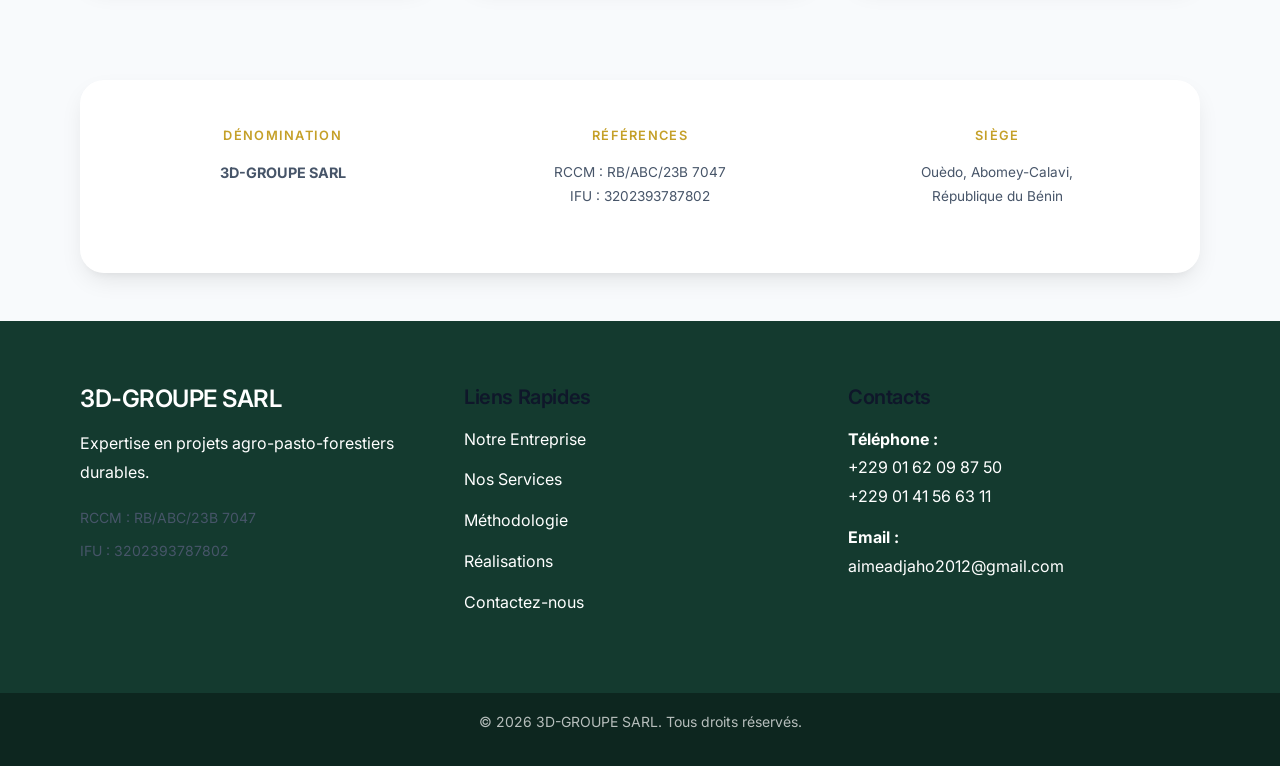
<file: about.html>
<!DOCTYPE html>
<html lang="fr">

<head>
    <meta charset="UTF-8">
    <meta name="viewport" content="width=device-width, initial-scale=1.0">
    <title>À Propos - 3D-GROUPE SARL</title>
    <meta name="description"
        content="Découvrez 3D-GROUPE SARL, cabinet de conseil et d'appui agricole au Bénin. Notre mission, notre vision et nos valeurs.">
    <link rel="preconnect" href="https://fonts.googleapis.com">
    <link rel="preconnect" href="https://fonts.gstatic.com" crossorigin>
    <link rel="stylesheet" href="https://fonts.googleapis.com/css2?family=Inter:wght@400;500;600;700;800&display=swap">
    <link rel="stylesheet" href="assets/css/variables.css?v=3.1">
    <link rel="stylesheet" href="assets/css/style.css?v=3.1">
    <link rel="stylesheet" href="assets/css/backgrounds.css?v=3.1">
    <style>
        /* Redundant styles removed - now in style.css */
    </style>
</head>

<body>

    <header class="site-header">
        <div class="header-top">
            <div class="container top-container">
                <div class="contact-info">
                    <div class="info-item phone-numbers">
                        <a href="tel:+2290162098750" class="info-text phone-item">+229 01 62 09 87 50</a>
                        <a href="tel:+2290141566311" class="info-text phone-item">+229 01 41 56 63 11</a>
                    </div>
                    <div class="info-item">
                        <a href="mailto:aimeadjaho2012@gmail.com" class="info-text email-item">aimeadjaho2012@gmail.com</a>
                    </div>
                </div>
                <div class="header-extra">
                    <div class="lang-selector">
                        <a href="about.html" class="lang-link active">FR</a> | <a href="en/about.html"
                            class="lang-link">EN</a>
                    </div>
                </div>
            </div>
        </div>
        <div class="header-main">
            <div class="container header-container">
                <!-- Branding Section -->
                <div class="header-branding">
                    <div class="logo-box">
                        <a href="index.html">
                            <img src="assets/images/logo.webp" alt="3D-GROUPE SARL" class="logo-img">
                        </a>
                    </div>
                </div>

                <!-- Mobile Toggle -->
                <button class="mobile-menu-toggle" aria-label="Menu" aria-expanded="false">
                    <span></span>
                    <span></span>
                    <span></span>
                </button>

                <!-- Navigation -->
                <nav class="main-nav">
                    <ul class="nav-list">
                        <li><a href="index.html" class="nav-link">Accueil</a></li>
                        <li><a href="about.html" class="nav-link active">À Propos</a></li>
                        <li><a href="services.html" class="nav-link">Nos Services</a></li>
                        <li><a href="methodology.html" class="nav-link">Méthodologie</a></li>
                        <li><a href="projects.html" class="nav-link">Projets</a></li>
                        <li><a href="team.html" class="nav-link">Équipe</a></li>
                        <li><a href="contact.html" class="nav-link">Contact</a></li>
                    </ul>
                </nav>
            </div>
        </div>
    </header>

    <main class="premium-layout">
        <!-- Page Header -->
        <div class="services-hero about-hero-bg text-center">
            <div class="container">
                <h1 class="premium-title">Notre Entreprise</h1>
                <p class="premium-lead">L'expertise au service du développement durable<br> agro-forestier au Bénin.</p>
            </div>
        </div>

        <!-- Manifesto Section (Symmetrical) -->
        <section class="section">
            <div class="container">
                <div class="container-narrow text-center">
                    <h2 class="section-title-modern">Qui sommes-nous ?</h2>
                    <div class="premium-description" style="font-size: 1.15rem; line-height: 1.8; text-align: justify;">
                        <p><strong>3D-GROUPE SARL</strong> est une entreprise spécialisée dans la conception, la
                            structuration et la mise en œuvre de projets agro-pasto-forestiers à forte valeur ajoutée.
                        </p>
                        <p>Nous accompagnons les investisseurs et passionnés de l’agro-business dans le développement de
                            projets rentables, durables et juridiquement sécurisés, grâce à une maîtrise complète de la
                            chaîne de valeur.</p>
                        <p>Notre approche repose sur l'identification et la sécurisation du foncier, la structuration
                            technique et financière, ainsi que la valorisation finale des ressources.</p>
                        <p>Forts d'une expertise locale approfondie, nous transformons vos idées d'investissement en
                            actifs concrets porteurs d'un impact économique, social et environnemental durable au Bénin.
                        </p>
                    </div>
                </div>
            </div>
        </section>

        <!-- DNA Section (Balanced Grid) -->
        <section class="section bg-light">
            <div class="container">
                <div class="grid-3">
                    <!-- Vision -->
                    <div class="glass-card-premium reveal-up">
                        <div class="card-icon" style="background: var(--color-accent); color: var(--color-primary);">
                            <svg width="24" height="24" viewBox="0 0 24 24" fill="none" stroke="currentColor"
                                stroke-width="2" stroke-linecap="round" stroke-linejoin="round">
                                <path d="M2 12s3-7 10-7 10 7 10 7-3 7-10 7-10-7-10-7z" />
                                <circle cx="12" cy="12" r="3" />
                            </svg>
                        </div>
                        <h3 class="text-primary">Notre Vision</h3>
                        <p style="text-align: justify; text-align-last: center; text-justify: inter-word;">Devenir la
                            référence en Afrique de l'Ouest pour le développement agro-forestier durable,
                            conciliant performance et écologie.</p>
                    </div>

                    <!-- Mission -->
                    <div class="glass-card-premium reveal-up delay-1">
                        <div class="card-icon">
                            <svg width="24" height="24" viewBox="0 0 24 24" fill="none" stroke="currentColor"
                                stroke-width="2" stroke-linecap="round" stroke-linejoin="round">
                                <polyline points="22 12 18 12 15 21 9 3 6 12 2 12" />
                            </svg>
                        </div>
                        <h3 class="text-primary">Notre Mission</h3>
                        <p style="text-align: justify; text-align-last: center; text-justify: inter-word;">Transformer
                            des opportunités foncières en actifs productifs sécurisés par une expertise
                            technique et stratégique de pointe.</p>
                    </div>

                    <!-- Values -->
                    <div class="glass-card-premium reveal-up delay-2">
                        <div class="card-icon" style="background: var(--color-primary-light);">
                            <svg width="24" height="24" viewBox="0 0 24 24" fill="none" stroke="currentColor"
                                stroke-width="2" stroke-linecap="round" stroke-linejoin="round">
                                <path
                                    d="M20.42 4.58a5.4 5.4 0 0 0-7.63 0L12 5.38l-.79-.8a5.4 5.4 0 0 0-7.63 7.63l8.42 8.42 8.42-8.42a5.4 5.4 0 0 0 0-7.63z" />
                            </svg>
                        </div>
                        <h3 class="text-primary">Nos Valeurs</h3>
                        <ul style="list-style: none; padding: 0; margin-top: 0.5rem; font-size: 0.95rem;">
                            <li style="margin-bottom: 0.4rem;">• Expertise & Rigueur</li>
                            <li style="margin-bottom: 0.4rem;">• Durabilité Environnementale</li>
                            <li style="margin-bottom: 0.4rem;">• Transparence & Intégrité</li>
                            <li style="margin-bottom: 0.4rem;">• Engagement Partenarial</li>
                        </ul>
                    </div>
                </div>
            </div>
        </section>

        <!-- Trust & Legal Section (Clean Banner) -->
        <section class="section">
            <div class="container">
                <div class="glass-card reveal-up"
                    style="background: var(--color-bg-surface); border: 1px solid var(--color-border); padding: 3rem;">
                    <div
                        style="display: grid; grid-template-columns: repeat(auto-fit, minmax(200px, 1fr)); gap: 3rem; text-align: center;">
                        <div style="text-align: center;">
                            <h4
                                style="color: var(--color-accent); margin-bottom: 1rem; font-size: 0.8rem; text-transform: uppercase; letter-spacing: 0.1em; text-align: center;">
                                Dénomination</h4>
                            <p
                                style="font-weight: 700; color: var(--color-text-dark); font-size: 0.9rem; text-align: center;">
                                3D-GROUPE
                                SARL</p>
                        </div>
                        <div style="text-align: center;">
                            <h4
                                style="color: var(--color-accent); margin-bottom: 1rem; font-size: 0.8rem; text-transform: uppercase; letter-spacing: 0.1em; text-align: center;">
                                Références</h4>
                            <p style="font-size: 0.85rem; text-align: center;">RCCM : RB/ABC/23B 7047<br>IFU :
                                3202393787802</p>
                        </div>
                        <div style="text-align: center;">
                            <h4
                                style="color: var(--color-accent); margin-bottom: 1rem; font-size: 0.8rem; text-transform: uppercase; letter-spacing: 0.1em; text-align: center;">
                                Siège</h4>
                            <p style="font-size: 0.85rem; text-align: center;">Ouèdo, Abomey-Calavi,<br>République du
                                Bénin</p>
                        </div>
                    </div>
                </div>
            </div>
        </section>
    </main>

    <footer class="site-footer">
        <div class="container footer-grid">
            <div class="footer-col">
                <h3 class="footer-logo">3D-GROUPE SARL</h3>
                <p>Expertise en projets agro-pasto-forestiers durables.</p>
                <div class="legal-info">
                    <p><small>RCCM : RB/ABC/23B 7047</small></p>
                    <p><small>IFU : 3202393787802</small></p>
                </div>
            </div>
            <div class="footer-col">
                <h4>Liens Rapides</h4>
                <ul class="footer-links">
                    <li><a href="about.html">Notre Entreprise</a></li>
                    <li><a href="services.html">Nos Services</a></li>
                    <li><a href="methodology.html">Méthodologie</a></li>
                    <li><a href="projects.html">Réalisations</a></li>
                    <li><a href="contact.html">Contactez-nous</a></li>
                </ul>
            </div>
            <div class="footer-col">
                <h4>Contacts</h4>
                <ul class="contact-list">
                    <li>
                        <strong>Téléphone :</strong><br>
                        <a href="tel:+2290162098750">+229 01 62 09 87 50</a><br>
                        <a href="tel:+2290141566311">+229 01 41 56 63 11</a>
                    </li>
                    <li>
                        <strong>Email :</strong><br>
                        <a href="mailto:aimeadjaho2012@gmail.com">aimeadjaho2012@gmail.com</a>
                    </li>
                </ul>
            </div>
        </div>
        <div class="footer-bottom text-center">
            <p>&copy; <a href="admin.html" class="footer-year">2026</a> 3D-GROUPE SARL. Tous droits réservés.</p>
        </div>
    </footer>

    <a href="https://wa.me/2290162098750?text=Bonjour%203D-GROUPE%20SARL%2C%20je%20souhaite%20des%20informations%20sur%20un%20projet." class="whatsapp-float" target="_blank" rel="noopener" aria-label="Discuter sur WhatsApp" title="Discuter sur WhatsApp"><svg viewBox="0 0 32 32" width="30" height="30" aria-hidden="true" fill="currentColor"><path d="M16.04 3C8.86 3 3.02 8.83 3.02 16c0 2.3.6 4.54 1.75 6.52L3 29l6.65-1.74A13 13 0 0 0 16.04 29C23.2 29 29 23.17 29 16S23.2 3 16.04 3Zm0 23.8c-1.98 0-3.92-.53-5.61-1.53l-.4-.24-3.95 1.03 1.05-3.84-.26-.4A10.76 10.76 0 0 1 5.24 16c0-5.95 4.85-10.8 10.8-10.8 5.94 0 10.77 4.85 10.77 10.8 0 5.96-4.83 10.8-10.77 10.8Zm5.92-8.08c-.32-.16-1.92-.95-2.22-1.06-.3-.11-.51-.16-.73.16-.21.32-.84 1.06-1.03 1.27-.19.22-.38.24-.7.08-.32-.16-1.37-.5-2.6-1.6-.96-.86-1.61-1.92-1.8-2.24-.19-.32-.02-.5.14-.66.15-.14.32-.38.48-.57.16-.19.21-.32.32-.54.11-.21.05-.4-.03-.56-.08-.16-.73-1.76-1-2.4-.26-.63-.53-.55-.73-.56h-.62c-.21 0-.56.08-.86.4-.3.32-1.13 1.1-1.13 2.7 0 1.58 1.16 3.12 1.32 3.33.16.22 2.28 3.48 5.52 4.88.77.33 1.37.53 1.84.68.77.25 1.48.21 2.03.13.62-.09 1.92-.78 2.19-1.54.27-.76.27-1.4.19-1.54-.08-.13-.29-.21-.61-.37Z"/></svg></a>
    <script src="assets/js/store.js?v=3.5" defer></script>
    <script src="assets/js/main.js?v=3.1" defer></script>
</body>

</html>
</file>
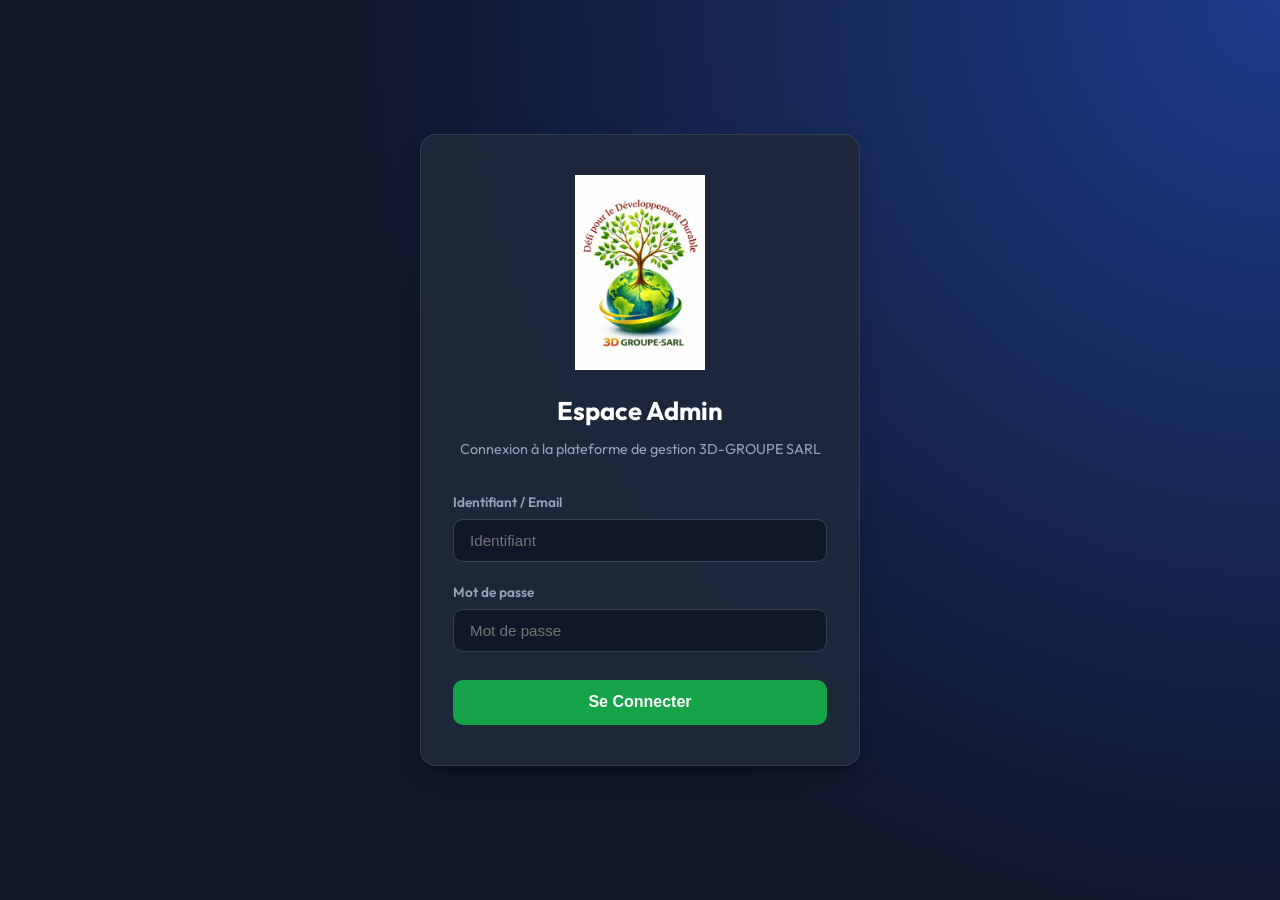
<file: admin.html>
<!DOCTYPE html>
<html lang="fr">

<head>
    <meta charset="UTF-8">
    <meta name="viewport" content="width=device-width, initial-scale=1.0">
    <title>Espace Administration | 3D-GROUPE SARL</title>
    
    <!-- Google Fonts -->
    <link rel="preconnect" href="https://fonts.googleapis.com">
    <link rel="preconnect" href="https://fonts.gstatic.com" crossorigin>
    <link href="https://fonts.googleapis.com/css2?family=Outfit:wght@300;400;500;600;700;800&display=swap" rel="stylesheet">
    
    <!-- Admin CSS -->
    <link rel="stylesheet" href="assets/css/admin.css?v=3.5">
</head>

<body class="admin-body">

    <!-- ====================================================================
         1. LOGIN VIEW (Quand l'utilisateur n'est pas connecté)
         ==================================================================== -->
    <div id="login-view" class="admin-login-wrapper">
        <div class="login-card">
            <img src="assets/images/logo.webp" alt="3D-GROUPE SARL" class="login-logo">
            <div class="login-header">
                <h2>Espace Admin</h2>
                <p>Connexion à la plateforme de gestion 3D-GROUPE SARL</p>
            </div>
            
            <form id="login-form" class="login-form">
                <div id="login-error" style="display: none; color: var(--admin-danger); font-size: 0.85rem; margin-bottom: 1rem;"></div>
                
                <div class="form-group">
                    <label for="login-username">Identifiant / Email</label>
                    <input type="text" id="login-username" placeholder="Identifiant" required autocomplete="username">
                </div>
                
                <div class="form-group">
                    <label for="login-password">Mot de passe</label>
                    <input type="password" id="login-password" placeholder="Mot de passe" required autocomplete="current-password">
                </div>
                
                <button type="submit" class="btn-login">Se Connecter</button>
            </form>
        </div>
    </div>

    <!-- ====================================================================
         2. ADMIN DASHBOARD LAYOUT (Une fois connecté)
         ==================================================================== -->
    <div id="admin-layout" class="admin-layout" style="display: none;">
        
        <!-- SIDEBAR NAVIGATION -->
        <aside id="admin-sidebar" class="admin-sidebar">
            <div class="sidebar-header">
                <img src="assets/images/logo.webp" alt="3D-GROUPE SARL" class="sidebar-logo">
                <div class="sidebar-title">
                    3D-GROUPE
                    <span>Panneau Administration</span>
                </div>
            </div>

            <nav class="sidebar-nav">
                <button class="nav-item-btn active" data-tab="dashboard">
                    <span class="icon">📊</span> Tableau de bord
                </button>
                <button class="nav-item-btn" data-tab="pages">
                    <span class="icon">📄</span> Gestion des Pages
                </button>
                <button class="nav-item-btn" data-tab="about">
                    <span class="icon">🏛️</span> Page À Propos
                </button>
                <button class="nav-item-btn" data-tab="projects">
                    <span class="icon">🌲</span> Gestion des Projets
                </button>
                <button class="nav-item-btn" data-tab="team">
                    <span class="icon">👥</span> Équipe Dirigeante
                </button>
                <button class="nav-item-btn" data-tab="services">
                    <span class="icon">🌱</span> Nos Services
                </button>
                <button class="nav-item-btn" data-tab="media">
                    <span class="icon">🖼️</span> Médiathèque Images
                </button>
                <button class="nav-item-btn" data-tab="siteinfo">
                    <span class="icon">⚙️</span> Infos du Site
                </button>
                <button class="nav-item-btn" data-tab="messages">
                    <span class="icon">📩</span> Boîte de Réception
                    <span id="unread-messages-badge" class="nav-badge" style="display:none;">0</span>
                </button>
                <button class="nav-item-btn" data-tab="backup">
                    <span class="icon">💾</span> Sauvegarde / JSON
                </button>
            </nav>

            <div class="sidebar-footer">
                <button id="logout-btn" class="btn-logout">
                    <span>🚪</span> Déconnexion
                </button>
            </div>
        </aside>

        <!-- MAIN CONTENT AREA -->
        <main class="admin-main">
            
            <!-- TOPBAR -->
            <header class="admin-topbar">
                <div class="topbar-left">
                    <button id="mobile-sidebar-toggle" class="mobile-sidebar-toggle">☰</button>
                    <h2 id="topbar-title" class="topbar-title">Tableau de bord</h2>
                </div>
                <div class="topbar-right">
                    <a href="index.html" target="_blank" class="btn-secondary btn-action" style="padding: 0.4rem 0.8rem; font-size: 0.85rem; text-decoration: none;">
                        🌐 Voir le Site
                    </a>
                    <div class="user-badge">
                        <div class="avatar">A</div>
                        <span>Administrateur</span>
                    </div>
                </div>
            </header>

            <!-- CONTENT PANES -->
            <div class="admin-content">
                
                <!-- TAB 1: DASHBOARD OVERVIEW -->
                <div id="tab-dashboard" class="tab-pane active">
                    <div class="dashboard-header">
                        <h1>Bienvenue dans votre Espace Admin 👋</h1>
                        <p>Gérez en toute simplicité les pages, projets, services et messages de 3D-GROUPE SARL.</p>
                    </div>

                    <div class="stats-grid">
                        <div class="stat-card" style="cursor: pointer;" onclick="switchToTab('pages')">
                            <div class="stat-info">
                                <span>Pages du Site</span>
                                <h3 id="stat-pages-count">14</h3>
                            </div>
                            <div class="stat-icon">📄</div>
                        </div>
                        <div class="stat-card" style="cursor: pointer;" onclick="switchToTab('projects')">
                            <div class="stat-info">
                                <span>Projets Actifs</span>
                                <h3 id="stat-projects-count">0</h3>
                            </div>
                            <div class="stat-icon">🌲</div>
                        </div>
                        <div class="stat-card info" style="cursor: pointer;" onclick="switchToTab('messages')">
                            <div class="stat-info">
                                <span>Messages Reçus</span>
                                <h3 id="stat-messages-count">0</h3>
                            </div>
                            <div class="stat-icon">📩</div>
                        </div>
                        <div class="stat-card accent" style="cursor: pointer;" onclick="switchToTab('services')">
                            <div class="stat-info">
                                <span>Services Offerts</span>
                                <h3 id="stat-services-count">0</h3>
                            </div>
                            <div class="stat-icon">🌱</div>
                        </div>
                        <div class="stat-card" style="cursor: pointer;" onclick="switchToTab('media')">
                            <div class="stat-info">
                                <span>Images Médiathèque</span>
                                <h3 id="stat-images-count">0</h3>
                            </div>
                            <div class="stat-icon">🖼️</div>
                        </div>
                    </div>

                    <div class="table-card" style="padding: 1.5rem;">
                        <h3 style="margin-bottom: 0.75rem;">🚀 Actions Rapides</h3>
                        <p style="color: var(--admin-text-muted); margin-bottom: 1.25rem;">Accédez directement aux sections principales pour effectuer vos mises à jour :</p>
                        <div style="display: flex; gap: 1rem; flex-wrap: wrap;">
                            <button class="btn-action" onclick="switchToTab('pages')">📄 Gérer les Pages</button>
                            <button class="btn-action" style="background: #15803d; border-color: #15803d;" onclick="switchToTab('about')">🏛️ Modifier la Page À Propos</button>
                            <button class="btn-action btn-secondary" onclick="openProjectModal()">➕ Ajouter un Projet</button>
                            <button class="btn-action btn-secondary" onclick="switchToTab('messages')">📩 Voir les Messages</button>
                            <button class="btn-action btn-secondary" onclick="openImageModal()">🖼️ Téléverser une Image</button>
                        </div>
                    </div>
                </div>

                <!-- TAB 2: PAGES MANAGEMENT -->
                <div id="tab-pages" class="tab-pane">
                    <div class="content-section-header">
                        <div class="section-title">
                            <h2>Gestion & Lecture des Contenus de Toutes les Pages</h2>
                            <p>Consultez l'intégralité des textes, titres, paragraphes et photos de chaque page du site, et modifiez-les à votre convenance.</p>
                        </div>
                        <div style="display: flex; gap: 0.5rem; flex-wrap: wrap;">
                            <button class="btn-action" onclick="openPageModal()">➕ Ajouter une Page</button>
                            <button type="button" class="btn-action btn-secondary" onclick="reloadAllPagesContent()" style="background: #f0fdf4; color: #166534; border: 1px solid #bbf7d0; font-weight: 600;">🔄 Recharger les Textes Officiels</button>
                        </div>
                    </div>

                    <!-- Barre d'outils : Filtres, Recherche et Mode d'affichage -->
                    <div style="display: flex; gap: 0.75rem; margin-bottom: 1.25rem; flex-wrap: wrap; align-items: center; justify-content: space-between; background: #ffffff; padding: 1rem; border-radius: var(--radius-md, 12px); border: 1px solid var(--admin-border);">
                        <div style="display: flex; gap: 0.5rem; flex-wrap: wrap; align-items: center;">
                            <button class="btn-action btn-secondary btn-page-filter active" onclick="filterPagesByLang('ALL', this)">Toutes (<span id="count-pages-all">14</span>)</button>
                            <button class="btn-action btn-secondary btn-page-filter" onclick="filterPagesByLang('FR', this)">🇫🇷 Français (<span id="count-pages-fr">7</span>)</button>
                            <button class="btn-action btn-secondary btn-page-filter" onclick="filterPagesByLang('EN', this)">🇬🇧 English (<span id="count-pages-en">7</span>)</button>
                        </div>
                        
                        <div style="display: flex; gap: 0.5rem; flex-wrap: wrap; align-items: center; flex: 1; justify-content: flex-end;">
                            <input type="text" id="page-search-input" placeholder="🔍 Rechercher dans les textes des pages..." style="padding: 0.55rem 0.9rem; border-radius: 8px; border: 1px solid var(--admin-border); font-size: 0.88rem; min-width: 250px;" oninput="filterPagesList()">
                            
                            <!-- Toggle Mode Cartes / Mode Tableau -->
                            <div style="display: flex; border: 1px solid var(--admin-border); border-radius: 8px; overflow: hidden;">
                                <button type="button" id="btn-view-cards" class="btn-action" style="padding: 0.5rem 0.8rem; font-size: 0.82rem; border-radius: 0; border: none;" onclick="setPagesViewMode('cards')">
                                    🖼️ Vue Cartes & Textes
                                </button>
                                <button type="button" id="btn-view-table" class="btn-action btn-secondary" style="padding: 0.5rem 0.8rem; font-size: 0.82rem; border-radius: 0; border: none; background: #f8fafc;" onclick="setPagesViewMode('table')">
                                    📋 Vue Tableau
                                </button>
                            </div>
                        </div>
                    </div>

                    <!-- 1. VUE EN CARTES DE CONTENU DÉTAILLÉES -->
                    <div id="pages-cards-container" class="pages-cards-grid" style="display: grid; grid-template-columns: repeat(auto-fill, minmax(360px, 1fr)); gap: 1.5rem; margin-bottom: 2rem;">
                        <!-- Dynamic Content Cards -->
                    </div>

                    <!-- 2. VUE TABLEAU AVEC COLONNE CONTENU -->
                    <div id="pages-table-card" class="table-card" style="display: none;">
                        <div class="table-responsive">
                            <table class="admin-table">
                                <thead>
                                    <tr>
                                        <th>Bannière</th>
                                        <th>Langue</th>
                                        <th>Page</th>
                                        <th>Titre Hero (H1)</th>
                                        <th style="min-width: 260px;">Contenu & Textes de la page</th>
                                        <th>Statut</th>
                                        <th>Actions</th>
                                    </tr>
                                </thead>
                                <tbody id="pages-table-body">
                                    <!-- Dynamic Rows -->
                                </tbody>
                            </table>
                        </div>
                    </div>
                </div>

                <!-- TAB: A PROPOS MANAGEMENT -->
                <div id="tab-about" class="tab-pane">
                    <div class="content-section-header">
                        <div class="section-title">
                            <h2>Gestion de la Page « À Propos » (Notre Entreprise)</h2>
                            <p>Modifiez en direct les textes de présentation, l'image de bannière, la vision, la mission et les valeurs de 3D-GROUPE SARL.</p>
                        </div>
                        <div style="display: flex; gap: 0.5rem; flex-wrap: wrap;">
                            <a href="about.html" target="_blank" class="btn-action btn-secondary" style="text-decoration: none;">👁️ Voir la Page Publique</a>
                            <a href="en/about.html" target="_blank" class="btn-action btn-secondary" style="text-decoration: none;">🇬🇧 Version Anglaise</a>
                        </div>
                    </div>

                    <!-- Sélecteur de Langue FR / EN -->
                    <div style="display: flex; gap: 0.5rem; margin-bottom: 1.25rem;">
                        <button type="button" id="btn-about-lang-fr" class="btn-action active" onclick="switchAboutLang('FR')">🇫🇷 Version Française</button>
                        <button type="button" id="btn-about-lang-en" class="btn-action btn-secondary" onclick="switchAboutLang('EN')">🇬🇧 English Version</button>
                    </div>

                    <div class="table-card" style="padding: 1.5rem;">
                        <form id="about-page-form" class="admin-form">
                            <h3 style="margin-bottom: 1rem; color: var(--admin-primary); border-bottom: 1px solid var(--admin-border); padding-bottom: 0.5rem; display: flex; align-items: center; gap: 0.5rem;">
                                <span>🎯</span> 1. Bannière Principale (Hero)
                            </h3>
                            
                            <div class="form-row">
                                <div class="form-group">
                                    <label>Titre Principal (H1) *</label>
                                    <input type="text" id="about-hero-title" required placeholder="Notre Entreprise">
                                </div>
                                <div class="form-group">
                                    <label>Sous-titre d'accroche (Lead) *</label>
                                    <input type="text" id="about-hero-subtitle" required placeholder="L'expertise au service du développement durable...">
                                </div>
                            </div>

                            <div class="form-group">
                                <label>Image de Bannière / Fond *</label>
                                <div style="display: flex; gap: 0.5rem; margin-bottom: 0.5rem; flex-wrap: wrap;">
                                    <input type="text" id="about-hero-image" placeholder="assets/images/project-teck.webp" style="flex: 1; min-width: 200px;">
                                    <button type="button" class="btn-action" style="white-space: nowrap; font-size: 0.85rem; background: #0284c7; border-color: #0284c7;" onclick="document.getElementById('about-hero-file-input').click()">
                                        📁 Choisir depuis l'ordinateur
                                    </button>
                                    <button type="button" class="btn-action btn-secondary" style="white-space: nowrap; font-size: 0.85rem;" onclick="openMediaPicker('about-hero-image')">
                                        🖼️ Médiathèque
                                    </button>
                                    <input type="file" id="about-hero-file-input" accept="image/*" style="display: none;">
                                </div>
                                <div class="img-preview-box" style="margin-top: 0.5rem; text-align: center; background: #f8fafc; border: 1px dashed #cbd5e1; border-radius: 8px; padding: 0.5rem;">
                                    <img loading="lazy" decoding="async" id="about-hero-img-preview" src="assets/images/project-teck.webp" alt="Aperçu Bannière À Propos" style="max-height: 140px; max-width: 100%; border-radius: 6px; object-fit: cover;">
                                </div>
                            </div>

                            <h3 style="margin-top: 1.75rem; margin-bottom: 1rem; color: var(--admin-primary); border-bottom: 1px solid var(--admin-border); padding-bottom: 0.5rem; display: flex; align-items: center; gap: 0.5rem;">
                                <span>📖</span> 2. Présentation Générale (« Qui sommes-nous ? »)
                            </h3>
                            
                            <div class="form-group">
                                <label>Titre de la section</label>
                                <input type="text" id="about-whoweare-title" placeholder="Qui sommes-nous ?">
                            </div>

                            <div class="form-group">
                                <label>Texte complet de présentation (paragraphes)</label>
                                <textarea id="about-whoweare-text" rows="6" placeholder="Paragraphes décrivant 3D-GROUPE SARL, son histoire, ses objectifs..."></textarea>
                                <small style="color: var(--admin-text-muted); display: block; margin-top: 0.25rem;">Astuce : Séparez vos paragraphes par une ligne vide pour créer des paragraphes distincts sur le site.</small>
                            </div>

                            <h3 style="margin-top: 1.75rem; margin-bottom: 1rem; color: var(--admin-primary); border-bottom: 1px solid var(--admin-border); padding-bottom: 0.5rem; display: flex; align-items: center; gap: 0.5rem;">
                                <span>🌟</span> 3. ADN de l'Entreprise (Vision, Mission & Valeurs)
                            </h3>

                            <div class="form-row">
                                <div class="form-group">
                                    <label>Notre Vision</label>
                                    <textarea id="about-vision" rows="3" placeholder="Devenir la référence en Afrique de l'Ouest..."></textarea>
                                </div>
                                <div class="form-group">
                                    <label>Notre Mission</label>
                                    <textarea id="about-mission" rows="3" placeholder="Transformer des opportunités foncières en actifs productifs..."></textarea>
                                </div>
                            </div>

                            <div class="form-group">
                                <label>Nos Valeurs (une valeur par ligne ou liste à puces)</label>
                                <textarea id="about-values" rows="4" placeholder="• Expertise & Rigueur&#10;• Durabilité Environnementale&#10;• Transparence & Intégrité&#10;• Engagement Partenarial"></textarea>
                            </div>

                            <h3 style="margin-top: 1.75rem; margin-bottom: 1rem; color: var(--admin-primary); border-bottom: 1px solid var(--admin-border); padding-bottom: 0.5rem; display: flex; align-items: center; gap: 0.5rem;">
                                <span>🔍</span> 4. Référencement & Balises SEO
                            </h3>

                            <div class="form-row">
                                <div class="form-group">
                                    <label>Titre SEO (&lt;title&gt;)</label>
                                    <input type="text" id="about-seo-title" placeholder="À Propos | 3D-GROUPE SARL">
                                </div>
                                <div class="form-group">
                                    <label>Description SEO (Meta Description)</label>
                                    <input type="text" id="about-seo-desc" placeholder="Présentation de 3D-GROUPE SARL, mission, vision et engagements...">
                                </div>
                            </div>

                            <div style="margin-top: 2rem; display: flex; gap: 1rem; align-items: center;">
                                <button type="submit" class="btn-action" style="padding: 0.75rem 1.75rem; font-size: 1rem;">
                                    💾 Enregistrer la Page « À Propos »
                                </button>
                                <span id="about-save-indicator" style="font-size: 0.9rem; color: #16a34a; font-weight: 600; display: none;">✓ Enregistré avec succès !</span>
                            </div>
                        </form>
                    </div>
                </div>

                <!-- TAB 3: PROJECTS MANAGEMENT -->
                <div id="tab-projects" class="tab-pane">
                    <div class="content-section-header">
                        <div class="section-title">
                            <h2>Gestion des Projets Agro-Pasto-Forestiers</h2>
                            <p>Retrouvez ci-dessous toutes les photos, catégories et noms de la page Projets. Modifiez l'image depuis votre ordinateur ou changez le titre et la catégorie en un clic.</p>
                        </div>
                        <div style="display: flex; gap: 0.5rem; flex-wrap: wrap;">
                            <button class="btn-action" onclick="openProjectModal()">➕ Nouveau Projet</button>
                            <button type="button" class="btn-action btn-secondary" onclick="reloadAllGalleryProjects()" style="background: #f0fdf4; color: #166534; border: 1px solid #bbf7d0; font-weight: 600;">🔄 Synchroniser les 34 Projets</button>
                        </div>
                    </div>

                    <!-- Search and Category Filters -->
                    <div style="display: flex; gap: 0.75rem; margin-bottom: 1.25rem; flex-wrap: wrap; align-items: center; justify-content: space-between; background: #ffffff; padding: 1rem; border-radius: var(--radius-md, 12px); border: 1px solid var(--admin-border);">
                        <div style="display: flex; gap: 0.75rem; flex-wrap: wrap; align-items: center; flex: 1;">
                            <input type="text" id="project-search-input" placeholder="🔍 Rechercher par nom ou catégorie..." style="padding: 0.6rem 1rem; border-radius: 8px; border: 1px solid var(--admin-border); font-size: 0.9rem; min-width: 260px; flex: 1;" oninput="filterProjectsList()">
                            <select id="project-category-filter" class="form-select" style="width: auto; padding: 0.6rem 1rem; font-size: 0.9rem;" onchange="filterProjectsList()">
                                <option value="ALL">Toutes les catégories</option>
                                <option value="Foresterie">Foresterie</option>
                                <option value="Pépinière">Pépinière</option>
                                <option value="Terrain">Terrain</option>
                                <option value="Agriculture">Agriculture</option>
                                <option value="Production">Production</option>
                                <option value="Exploitation">Exploitation</option>
                                <option value="Études">Études</option>
                                <option value="Partenariat">Partenariat</option>
                                <option value="Formation">Formation</option>
                                <option value="Expertise">Expertise</option>
                            </select>
                        </div>
                        <div style="font-size: 0.95rem; color: var(--admin-text-muted); font-weight: 500;">
                            <span id="filtered-projects-count" style="color: var(--admin-primary); font-size: 1.15rem; font-weight: 700;">34</span> projet(s)
                        </div>
                    </div>

                    <div class="table-card">
                        <div class="table-responsive">
                            <table class="admin-table">
                                <thead>
                                    <tr>
                                        <th>Image</th>
                                        <th>Titre du Projet</th>
                                        <th>Catégorie</th>
                                        <th>Localisation</th>
                                        <th>Superficie</th>
                                        <th>Actions</th>
                                    </tr>
                                </thead>
                                <tbody id="projects-table-body">
                                    <!-- Dynamic Rows -->
                                </tbody>
                            </table>
                        </div>
                    </div>
                </div>

                <!-- TAB 4: TEAM MANAGEMENT -->
                <div id="tab-team" class="tab-pane">
                    <div class="content-section-header">
                        <div class="section-title">
                            <h2>Gestion de l'Équipe Dirigeante</h2>
                            <p>Gérez les membres de la direction, consultants et responsables techniques.</p>
                        </div>
                        <button class="btn-action" onclick="openTeamModal()">➕ Nouveau Membre</button>
                    </div>

                    <div class="table-card">
                        <div class="table-responsive">
                            <table class="admin-table">
                                <thead>
                                    <tr>
                                        <th>Photo</th>
                                        <th>Nom & Prénom</th>
                                        <th>Rôle / Poste</th>
                                        <th>Téléphone</th>
                                        <th>Actions</th>
                                    </tr>
                                </thead>
                                <tbody id="team-table-body">
                                    <!-- Dynamic Rows -->
                                </tbody>
                            </table>
                        </div>
                    </div>
                </div>

                <!-- TAB 5: SERVICES MANAGEMENT -->
                <div id="tab-services" class="tab-pane">
                    <div class="content-section-header">
                        <div class="section-title">
                            <h2>Gestion des Services & Offres</h2>
                            <p>Modifiez et organisez l'éventail de vos prestations de conseil et d'aménagement.</p>
                        </div>
                        <button class="btn-action" onclick="openServiceModal()">➕ Nouveau Service</button>
                    </div>

                    <div class="table-card">
                        <div class="table-responsive">
                            <table class="admin-table">
                                <thead>
                                    <tr>
                                        <th>Icône</th>
                                        <th>Nom du Service</th>
                                        <th>Résumé</th>
                                        <th>Actions</th>
                                    </tr>
                                </thead>
                                <tbody id="services-table-body">
                                    <!-- Dynamic Rows -->
                                </tbody>
                            </table>
                        </div>
                    </div>
                </div>

                <!-- TAB 6: MEDIA GALLERY -->
                <div id="tab-media" class="tab-pane">
                    <div class="content-section-header">
                        <div class="section-title">
                            <h2>Médiathèque & Gestion d'Images</h2>
                            <p>Téléversez, prévisualisez, copiez les liens ou gérez les visuels du site.</p>
                        </div>
                        <button class="btn-action" onclick="openImageModal()">➕ Ajouter une Image</button>
                    </div>

                    <!-- DROPZONE -->
                    <div id="upload-dropzone" class="upload-dropzone">
                        <span class="icon">📁</span>
                        <h3>Glissez-déposez vos images ici</h3>
                        <p style="color: var(--admin-text-muted); font-size: 0.85rem; margin-top: 0.3rem;">
                            ou cliquez pour sélectionner des fichiers depuis votre ordinateur (WEBP, PNG, JPG)
                        </p>
                        <input type="file" id="media-file-input" multiple accept="image/*" style="display: none;">
                    </div>

                    <!-- GRILLE DES IMAGES -->
                    <div id="media-grid-container" class="media-grid">
                        <!-- Dynamic Media Cards -->
                    </div>
                </div>

                <!-- TAB 7: SITE INFO & CONTACT -->
                <div id="tab-siteinfo" class="tab-pane">
                    <div class="content-section-header">
                        <div class="section-title">
                            <h2>Informations de la Société & Coordonnées</h2>
                            <p>Mettez à jour les téléphones, emails et textes d'en-tête du site.</p>
                        </div>
                    </div>

                    <div class="table-card" style="padding: 1.5rem;">
                        <form id="site-info-form" class="admin-form">
                            <div class="form-row">
                                <div class="form-group">
                                    <label>Nom de l'entreprise</label>
                                    <input type="text" id="site-company" required>
                                </div>
                                <div class="form-group">
                                    <label>Email de contact principal</label>
                                    <input type="email" id="site-email" required>
                                </div>
                            </div>
                            <div class="form-row">
                                <div class="form-group">
                                    <label>Téléphone N° 1</label>
                                    <input type="text" id="site-phone1" required>
                                </div>
                                <div class="form-group">
                                    <label>Téléphone N° 2</label>
                                    <input type="text" id="site-phone2">
                                </div>
                            </div>
                            <div class="form-group">
                                <label>Titre Principal de la page d'accueil (Hero)</label>
                                <input type="text" id="site-hero-title" required>
                            </div>
                            <div class="form-group">
                                <label>Sous-titre d'accroche (Hero Subtitle)</label>
                                <textarea id="site-hero-subtitle" rows="2"></textarea>
                            </div>
                            <div class="form-row">
                                <div class="form-group">
                                    <label>Nom du Coordonnateur Général</label>
                                    <input type="text" id="site-coordinator-name">
                                </div>
                                <div class="form-group">
                                    <label>Titre officiel du Coordonnateur</label>
                                    <input type="text" id="site-coordinator-title" placeholder="Coordonnateur Général de 3D-GROUPE SARL">
                                </div>
                            </div>
                            <div class="form-group">
                                <label>Photo du Coordonnateur Général</label>
                                <div style="display: flex; gap: 0.5rem; margin-bottom: 0.5rem; flex-wrap: wrap;">
                                    <input type="text" id="site-coordinator-image" placeholder="assets/images/coordinator.webp" style="flex: 1; min-width: 200px;">
                                    <button type="button" class="btn-action" style="white-space: nowrap; font-size: 0.85rem; background: #0284c7; border-color: #0284c7;" onclick="document.getElementById('coord-file-input').click()">
                                        📁 Choisir la photo depuis l'ordinateur
                                    </button>
                                    <input type="file" id="coord-file-input" accept="image/*" style="display: none;">
                                </div>
                                <div class="img-preview-box" style="margin-top: 0.5rem; text-align: center; background: #f8fafc; border: 1px dashed #cbd5e1; border-radius: 8px; padding: 0.5rem;">
                                    <img loading="lazy" decoding="async" id="coord-img-preview" src="assets/images/coordinator.webp" alt="Aperçu Coordonnateur" style="max-height: 140px; max-width: 100%; border-radius: 6px; object-fit: contain;">
                                </div>
                            </div>
                            <div class="form-group">
                                <label>Message / Mot de Bienvenue du Coordonnateur (Page d'accueil)</label>
                                <textarea id="site-coordinator-message" rows="3"></textarea>
                            </div>
                            <div class="form-group">
                                <label>Texte Cœur de Métier (Page d'accueil)</label>
                                <textarea id="site-core-business" rows="3"></textarea>
                            </div>
                            <div class="form-group">
                                <label>Adresse Physique du Siège</label>
                                <input type="text" id="site-address" placeholder="Ouèdo, Abomey-Calavi, République du Bénin">
                            </div>

                            <button type="submit" class="btn-action">💾 Enregistrer les Modifications</button>
                        </form>
                    </div>
                </div>

                <!-- TAB 8: MESSAGES RECEPTEUR -->
                <div id="tab-messages" class="tab-pane">
                    <div class="content-section-header">
                        <div class="section-title">
                            <h2>Boîte de Réception des Messages</h2>
                            <p>Consultez les demandes de projets envoyées par les visiteurs depuis la page de contact.</p>
                        </div>
                    </div>

                    <div class="table-card">
                        <div class="table-responsive">
                            <table class="admin-table">
                                <thead>
                                    <tr>
                                        <th>Date</th>
                                        <th>Expéditeur</th>
                                        <th>Email</th>
                                        <th>Téléphone / WhatsApp</th>
                                        <th>Sujet</th>
                                        <th>Statut</th>
                                        <th>Actions</th>
                                    </tr>
                                </thead>
                                <tbody id="messages-table-body">
                                    <!-- Dynamic Rows -->
                                </tbody>
                            </table>
                        </div>
                    </div>
                </div>

                <!-- TAB 9: BACKUP JSON -->
                <div id="tab-backup" class="tab-pane">
                    <div class="content-section-header">
                        <div class="section-title">
                            <h2>Sauvegarde & Exportation des Données</h2>
                            <p>Exportez ou importez vos projets, pages et contenus sous forme de fichier de sauvegarde JSON.</p>
                        </div>
                    </div>

                    <div class="table-card" style="padding: 1.5rem; max-width: 600px;">
                        <h3 style="margin-bottom: 0.5rem;">📥 Exporter la base de données</h3>
                        <p style="color: var(--admin-text-muted); font-size: 0.9rem; margin-bottom: 1rem;">
                            Téléchargez un fichier <code>.json</code> complet contenant toutes vos pages, projets et configurations.
                        </p>
                        <button class="btn-action" onclick="exportDataJSON()">💾 Exporter en JSON</button>

                        <hr style="border: 0; border-top: 1px solid var(--admin-border); margin: 1.5rem 0;">

                        <h3 style="margin-bottom: 0.5rem;">📤 Importer une sauvegarde JSON</h3>
                        <p style="color: var(--admin-text-muted); font-size: 0.9rem; margin-bottom: 1rem;">
                            Restaurez vos données à partir d'un fichier <code>.json</code> préalablement sauvegardé.
                        </p>
                        <input type="file" id="import-json-file" accept=".json" style="margin-bottom: 1rem; display: block;">
                        <button class="btn-action btn-secondary" onclick="importDataJSON()">Restaurer les données</button>
                    </div>
                </div>

            </div>
        </main>
    </div>

    <!-- ====================================================================
         MODALS DE GESTION
         ==================================================================== -->

        <!-- PAGE VIEW MODAL (LECTEUR DE CONTENU COMPLET) -->
    <div id="page-view-modal" class="modal-overlay">
        <div class="modal-container" style="max-width: 780px; max-height: 90vh; overflow-y: auto;">
            <div class="modal-header">
                <h3 id="pv-modal-title">Contenu Détaillé de la Page</h3>
                <button class="modal-close-btn" onclick="closePageViewModal()">&times;</button>
            </div>
            <div class="modal-body" id="pv-modal-body">
                <!-- Dynamic Content Details -->
            </div>
            <div class="modal-footer" id="pv-modal-footer">
                <!-- Actions -->
            </div>
        </div>
    </div>

    <!-- PAGE EDIT MODAL (NOUVEAU) -->
    <div id="page-modal" class="modal-overlay">
        <div class="modal-container" style="max-width: 700px;">
            <div class="modal-header">
                <h3 id="page-modal-title">Modifier la Page</h3>
                <button class="modal-close-btn" onclick="closePageModal()">&times;</button>
            </div>
            <form id="page-form" class="admin-form">
                <div class="modal-body">
                    <input type="hidden" id="page-id">
                    
                    <div class="form-row">
                        <div class="form-group">
                            <label>Nom de la Page (Menu / Admin) *</label>
                            <input type="text" id="page-title" required placeholder="Ex: Accueil">
                        </div>
                        <div class="form-group">
                            <label>Langue *</label>
                            <select id="page-lang" class="form-select">
                                <option value="FR">🇫🇷 Français</option>
                                <option value="EN">🇬🇧 English</option>
                            </select>
                        </div>
                    </div>

                    <div class="form-group">
                        <label>Fichier HTML correspondant *</label>
                        <input type="text" id="page-filename" required placeholder="ex: index.html ou en/index.html">
                    </div>

                    <div class="form-group">
                        <label>Titre de la fenêtre / Balise &lt;title&gt; (SEO)</label>
                        <input type="text" id="page-seotitle" placeholder="Titre affiché sur Google et l'onglet du navigateur">
                    </div>

                    <div class="form-group">
                        <label>Description SEO (&lt;meta name="description"&gt;)</label>
                        <textarea id="page-seodesc" rows="2" placeholder="Description de la page pour les moteurs de recherche..."></textarea>
                    </div>

                    <div class="form-group">
                        <label>Titre Principal de la Bannière (Hero H1)</label>
                        <input type="text" id="page-herotitle" placeholder="Titre principal visible sur la page">
                    </div>

                    <div class="form-group">
                        <label>Sous-titre d'accroche (Hero Subtitle)</label>
                        <textarea id="page-herosubtitle" rows="2" placeholder="Phrase d'introduction sous le titre principal..."></textarea>
                    </div>

                    <div class="form-group">
                        <label>Image de Bannière / Hero (depuis votre ordinateur ou URL) *</label>
                        <div style="display: flex; gap: 0.5rem; margin-bottom: 0.5rem; flex-wrap: wrap;">
                            <input type="text" id="page-heroimage" placeholder="assets/images/hero-drone.webp" style="flex: 1; min-width: 200px;">
                            <button type="button" class="btn-action" style="white-space: nowrap; font-size: 0.85rem; background: #0284c7; border-color: #0284c7;" onclick="document.getElementById('page-hero-file-input').click()">
                                📁 Choisir depuis l'ordinateur
                            </button>
                            <button type="button" class="btn-action btn-secondary" style="white-space: nowrap; font-size: 0.85rem;" onclick="openMediaPicker('page-heroimage')">
                                🖼️ Médiathèque
                            </button>
                            <input type="file" id="page-hero-file-input" accept="image/*" style="display: none;">
                        </div>
                        <div class="img-preview-box" style="margin-top: 0.5rem; text-align: center; background: #f8fafc; border: 1px dashed #cbd5e1; border-radius: 8px; padding: 0.5rem;">
                            <img loading="lazy" decoding="async" id="page-hero-img-preview" src="assets/images/hero-drone.webp" alt="Aperçu Bannière" style="max-height: 120px; max-width: 100%; border-radius: 6px; object-fit: cover;">
                        </div>
                    </div>

                    <div class="form-group">
                        <label>Texte / Contenu Principal de la page</label>
                        <textarea id="page-maincontent" rows="4" placeholder="Texte de présentation, paragraphe d'introduction ou description détaillée..."></textarea>
                    </div>

                    <div class="form-group">
                        <label>Contenu Complémentaire (Vision, Mission, Engagements, etc.)</label>
                        <textarea id="page-extracontent" rows="3" placeholder="Texte additionnel, vision stratégique ou notes d'accompagnement..."></textarea>
                    </div>

                    <div class="form-group">
                        <label>Statut de la page</label>
                        <select id="page-status" class="form-select">
                            <option value="En ligne">🟢 En ligne (Publiée)</option>
                            <option value="En maintenance">🟡 En maintenance</option>
                            <option value="Brouillon">⚪ Brouillon</option>
                        </select>
                    </div>
                </div>
                <div class="modal-footer">
                    <button type="button" class="btn-action btn-secondary" onclick="closePageModal()">Annuler</button>
                    <button type="submit" class="btn-action">💾 Enregistrer les Modifications</button>
                </div>
            </form>
        </div>
    </div>

    <!-- MESSAGE VIEW MODAL (NOUVEAU) -->
    <div id="message-view-modal" class="modal-overlay">
        <div class="modal-container" style="max-width: 600px;">
            <div class="modal-header">
                <h3>Message de Contact Reçu</h3>
                <button class="modal-close-btn" onclick="closeMessageViewModal()">&times;</button>
            </div>
            <div class="modal-body" id="message-view-body">
                <!-- Dynamic Content -->
            </div>
            <div class="modal-footer" id="message-view-actions">
                <!-- Dynamic Actions -->
            </div>
        </div>
    </div>

    <!-- PROJECT MODAL -->
    <div id="project-modal" class="modal-overlay">
        <div class="modal-container">
            <div class="modal-header">
                <h3 id="project-modal-title">Nouveau Projet</h3>
                <button class="modal-close-btn" onclick="closeProjectModal()">&times;</button>
            </div>
            <form id="project-form" class="admin-form">
                <div class="modal-body">
                    <input type="hidden" id="project-id">
                    <div class="form-group">
                        <label>Titre du projet *</label>
                        <input type="text" id="project-title" required placeholder="Ex: Plantation de Teck">
                    </div>
                    <div class="form-row">
                        <div class="form-group">
                            <label>Catégorie</label>
                            <select id="project-category" class="form-select">
                                <option value="Foresterie">Foresterie</option>
                                <option value="Agro-Pastoral">Agro-Pastoral</option>
                                <option value="Foncier">Foncier</option>
                                <option value="Pépinière">Pépinière</option>
                                <option value="Autre">Autre</option>
                            </select>
                        </div>
                        <div class="form-group">
                            <label>Superficie (ex: 50 Ha)</label>
                            <input type="text" id="project-surface" placeholder="50 Hectares">
                        </div>
                    </div>
                    <div class="form-group">
                        <label>Localisation (Ville / Région)</label>
                        <input type="text" id="project-location" placeholder="Allada, Bénin">
                    </div>
                    <div class="form-group">
                        <label>Image de la réalisation *</label>
                        <div style="display: flex; gap: 0.5rem; margin-bottom: 0.5rem; flex-wrap: wrap;">
                            <input type="text" id="project-image" placeholder="assets/images/project-teck.webp" style="flex: 1; min-width: 200px;">
                            <button type="button" class="btn-action" style="white-space: nowrap; font-size: 0.85rem; background: #0284c7; border-color: #0284c7;" onclick="document.getElementById('project-file-input').click()">
                                📁 Choisir depuis l'ordinateur
                            </button>
                            <button type="button" class="btn-action btn-secondary" style="white-space: nowrap; font-size: 0.85rem;" onclick="openMediaPicker('project-image')">
                                🖼️ Médiathèque
                            </button>
                            <input type="file" id="project-file-input" accept="image/*" style="display: none;">
                        </div>
                        <div class="img-preview-box" style="margin-top: 0.75rem; text-align: center; background: #f8fafc; border: 1px dashed #cbd5e1; border-radius: 8px; padding: 0.75rem;">
                            <img loading="lazy" decoding="async" id="project-img-preview" src="assets/images/logo.webp" alt="Aperçu" style="max-height: 180px; max-width: 100%; border-radius: 6px; object-fit: contain; box-shadow: 0 2px 8px rgba(0,0,0,0.08);">
                            <div style="font-size: 0.75rem; color: #64748b; margin-top: 0.4rem;">Aperçu de la photo sélectionnée</div>
                        </div>
                    </div>
                    <div class="form-group">
                        <label>Description du projet</label>
                        <textarea id="project-description" rows="3" placeholder="Présentation détaillée du projet..."></textarea>
                    </div>
                </div>
                <div class="modal-footer">
                    <button type="button" class="btn-action btn-secondary" onclick="closeProjectModal()">Annuler</button>
                    <button type="submit" class="btn-action">Enregistrer</button>
                </div>
            </form>
        </div>
    </div>

    <!-- TEAM MODAL -->
    <div id="team-modal" class="modal-overlay">
        <div class="modal-container">
            <div class="modal-header">
                <h3 id="team-modal-title">Nouveau Membre</h3>
                <button class="modal-close-btn" onclick="closeTeamModal()">&times;</button>
            </div>
            <form id="team-form" class="admin-form">
                <div class="modal-body">
                    <input type="hidden" id="team-id">
                    <div class="form-group">
                        <label>Nom & Prénom *</label>
                        <input type="text" id="team-name" required placeholder="Ex: Mawougnon Aimé ADJAHO">
                    </div>
                    <div class="form-group">
                        <label>Rôle / Poste *</label>
                        <input type="text" id="team-role" required placeholder="Ex: Consultant Agronome">
                    </div>
                    <div class="form-row">
                        <div class="form-group">
                            <label>Téléphone</label>
                            <input type="text" id="team-phone" placeholder="+229 01 ...">
                        </div>
                        <div class="form-group">
                            <label>Photo du Membre *</label>
                            <div style="display: flex; gap: 0.5rem; margin-bottom: 0.5rem; flex-wrap: wrap;">
                                <input type="text" id="team-image" placeholder="assets/images/aime_adjaho.webp" style="flex: 1; min-width: 200px;">
                                <button type="button" class="btn-action" style="white-space: nowrap; font-size: 0.85rem; background: #0284c7; border-color: #0284c7;" onclick="document.getElementById('team-file-input').click()">
                                    📁 Choisir depuis l'ordinateur
                                </button>
                                <button type="button" class="btn-action btn-secondary" style="white-space: nowrap; font-size: 0.85rem;" onclick="openMediaPicker('team-image')">
                                    🖼️ Médiathèque
                                </button>
                                <input type="file" id="team-file-input" accept="image/*" style="display: none;">
                            </div>
                            <div class="img-preview-box" style="margin-top: 0.5rem; text-align: center; background: #f8fafc; border: 1px dashed #cbd5e1; border-radius: 8px; padding: 0.5rem;">
                                <img loading="lazy" decoding="async" id="team-img-preview" src="assets/images/aime_adjaho.webp" alt="Aperçu Photo" style="max-height: 140px; max-width: 100%; border-radius: 6px; object-fit: contain;">
                            </div>
                        </div>
                    </div>
                    <div class="form-group">
                        <label>Biographie & Compétences</label>
                        <textarea id="team-bio" rows="3" placeholder="Description du parcours..."></textarea>
                    </div>
                </div>
                <div class="modal-footer">
                    <button type="button" class="btn-action btn-secondary" onclick="closeTeamModal()">Annuler</button>
                    <button type="submit" class="btn-action">Enregistrer</button>
                </div>
            </form>
        </div>
    </div>

    <!-- SERVICE MODAL -->
    <div id="service-modal" class="modal-overlay">
        <div class="modal-container">
            <div class="modal-header">
                <h3 id="service-modal-title">Nouveau Service</h3>
                <button class="modal-close-btn" onclick="closeServiceModal()">&times;</button>
            </div>
            <form id="service-form" class="admin-form">
                <div class="modal-body">
                    <input type="hidden" id="service-id">
                    <div class="form-row">
                        <div class="form-group">
                            <label>Titre du Service *</label>
                            <input type="text" id="service-title" required placeholder="Ex: Sécurisation Foncière">
                        </div>
                        <div class="form-group">
                            <label>Icône / Emoji</label>
                            <input type="text" id="service-icon" placeholder="🌱">
                        </div>
                    </div>
                    <div class="form-group">
                        <label>Résumé court</label>
                        <input type="text" id="service-summary" placeholder="Description succincte...">
                    </div>
                    <div class="form-group">
                        <label>Description détaillée</label>
                        <textarea id="service-description" rows="3"></textarea>
                    </div>
                </div>
                <div class="modal-footer">
                    <button type="button" class="btn-action btn-secondary" onclick="closeServiceModal()">Annuler</button>
                    <button type="submit" class="btn-action">Enregistrer</button>
                </div>
            </form>
        </div>
    </div>

    <!-- MEDIA PICKER MODAL -->
    <div id="media-modal" class="modal-overlay">
        <div class="modal-container">
            <div class="modal-header">
                <h3 id="image-modal-title">Ajouter une Image</h3>
                <button class="modal-close-btn" onclick="closeImageModal()">&times;</button>
            </div>
            <form id="image-form" class="admin-form">
                <div class="modal-body">
                    <input type="hidden" id="image-id">
                    <div class="form-group">
                        <label>Titre de l'image *</label>
                        <input type="text" id="image-title" required placeholder="Ex: Vue aérienne plantation">
                    </div>
                    <div class="form-group">
                        <label>URL ou Chemin de l'image *</label>
                        <input type="text" id="image-url" required placeholder="assets/images/project-teck.webp">
                    </div>
                    <div class="form-group">
                        <label>Catégorie</label>
                        <select id="image-category" class="form-select">
                            <option value="Foresterie">Foresterie</option>
                            <option value="Agro-Pastoral">Agro-Pastoral</option>
                            <option value="Équipe">Équipe</option>
                            <option value="Branding">Branding</option>
                            <option value="Autre">Autre</option>
                        </select>
                    </div>
                </div>
                <div class="modal-footer">
                    <button type="button" class="btn-action btn-secondary" onclick="closeImageModal()">Annuler</button>
                    <button type="submit" class="btn-action">Enregistrer</button>
                </div>
            </form>
        </div>
    </div>

    <!-- JS SCRIPTS -->
    <script src="assets/js/store.js?v=3.5" defer></script>
    <script src="assets/js/admin.js?v=3.5" defer></script>
<input type="file" id="quick-image-file-input" accept="image/*" style="display: none;">
<input type="file" id="quick-page-file-input" accept="image/*" style="display: none;">
<input type="file" id="quick-team-file-input" accept="image/*" style="display: none;">
</body>

</html>
</file>
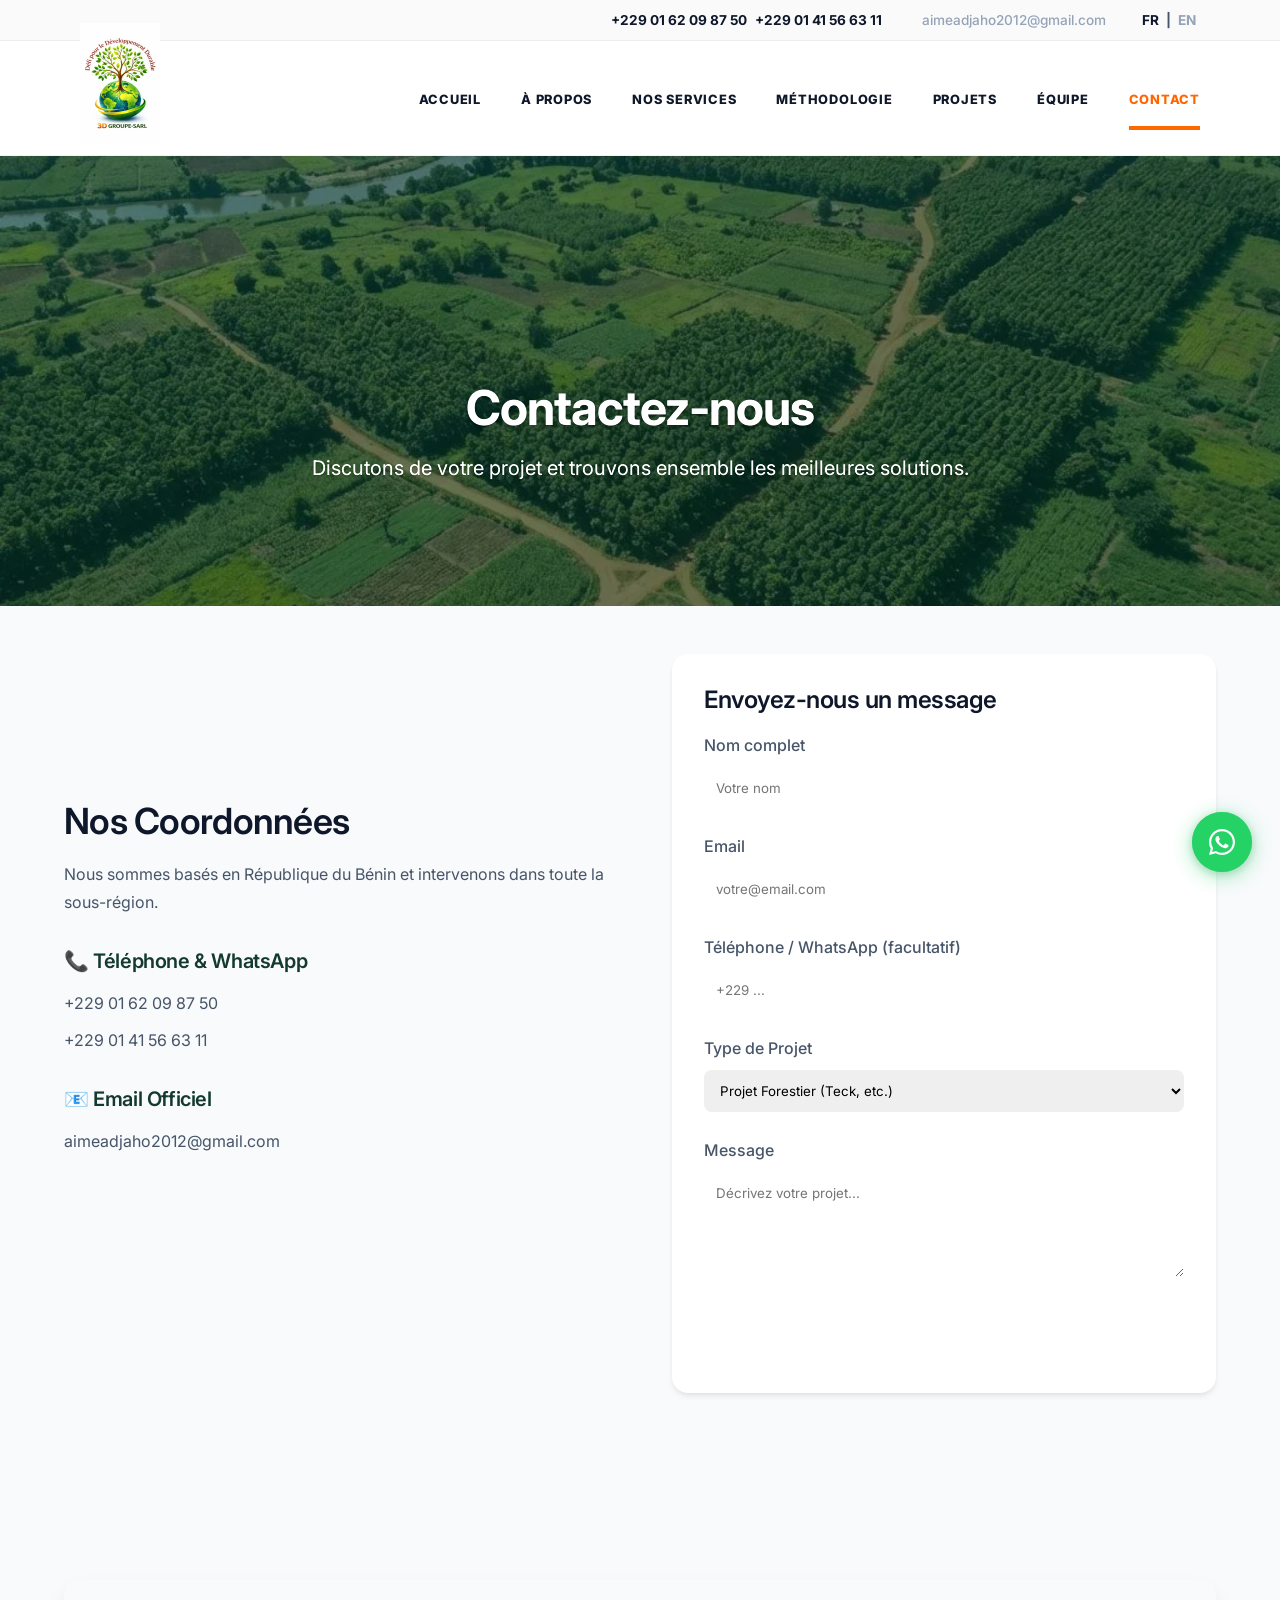
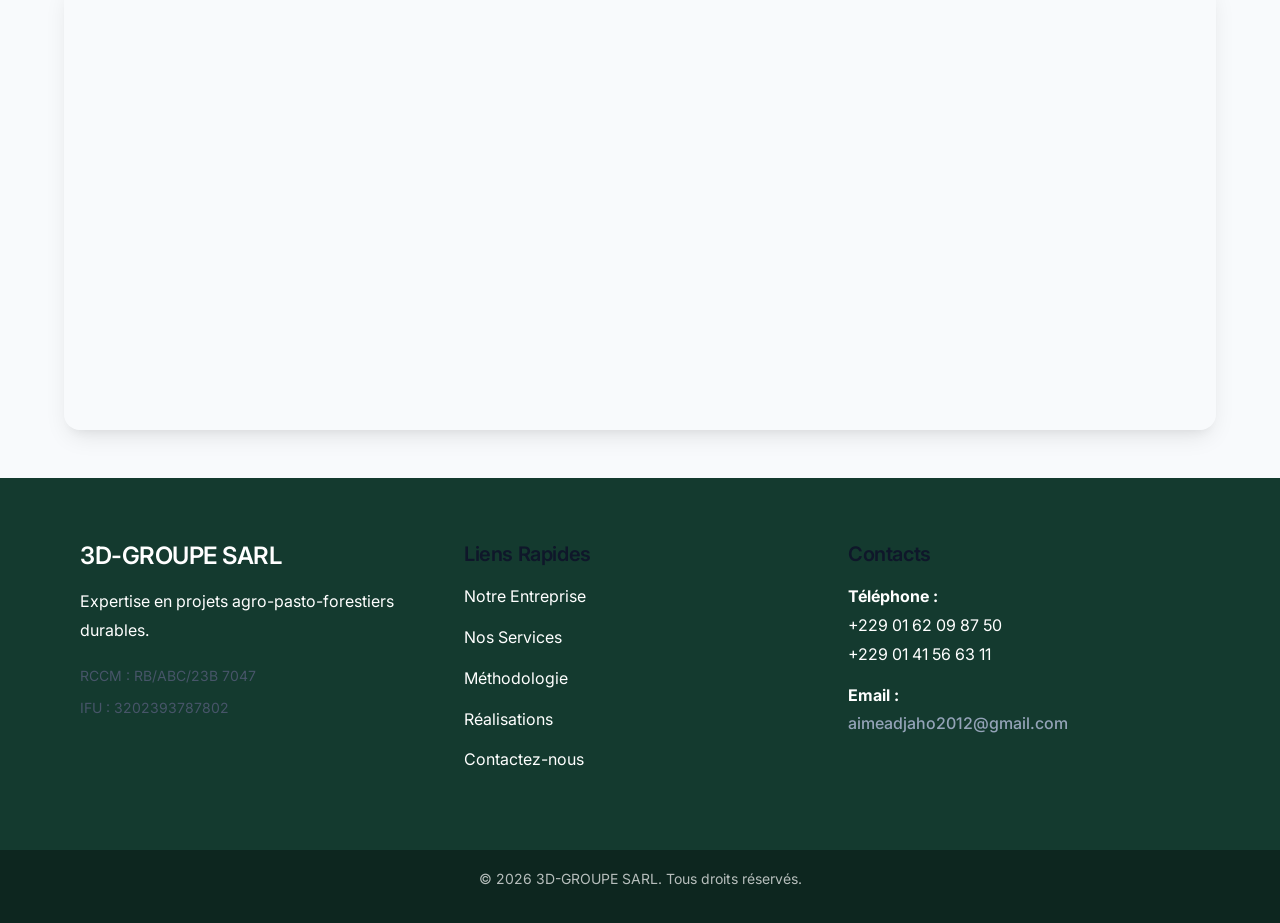
<file: contact.html>
<!DOCTYPE html>
<html lang="fr">

<head>
    <meta charset="UTF-8">
    <meta name="viewport" content="width=device-width, initial-scale=1.0">
    <title>Contactez-nous - 3D-GROUPE SARL</title>
    <link rel="preconnect" href="https://fonts.googleapis.com">
    <link rel="preconnect" href="https://fonts.gstatic.com" crossorigin>
    <link rel="stylesheet" href="https://fonts.googleapis.com/css2?family=Inter:wght@400;500;600;700;800&display=swap">
    <link rel="stylesheet" href="assets/css/variables.css?v=3.1">
    <link rel="stylesheet" href="assets/css/style.css?v=3.1">
    <link rel="stylesheet" href="assets/css/backgrounds.css?v=3.1">
    <style>
        .contact-form {
            background: white;
            padding: 2rem;
            border-radius: var(--radius-md);
            box-shadow: var(--shadow-md);
        }

        .form-group {
            margin-bottom: 1.5rem;
        }

        .form-label {
            display: block;
            margin-bottom: 0.5rem;
            font-weight: 500;
        }

        .form-input,
        .form-textarea,
        .form-select {
            width: 100%;
            padding: 0.75rem;
            border: 1px solid var(--color-border);
            border-radius: var(--radius-sm);
            font-family: inherit;
        }

        .form-input:focus,
        .form-textarea:focus {
            outline: 2px solid var(--color-primary);
            border-color: transparent;
        }
    </style>
</head>

<body>
    <header class="site-header">
        <div class="header-top">
            <div class="container top-container">
                <div class="contact-info">
                    <div class="info-item phone-numbers">
                        <a href="tel:+2290162098750" class="info-text phone-item">+229 01 62 09 87 50</a>
                        <a href="tel:+2290141566311" class="info-text phone-item">+229 01 41 56 63 11</a>
                    </div>
                    <div class="info-item">
                        <a href="mailto:aimeadjaho2012@gmail.com" class="info-text email-item">aimeadjaho2012@gmail.com</a>
                    </div>
                </div>
                <div class="header-extra">
                    <div class="lang-selector">
                        <a href="contact.html" class="lang-link active">FR</a> | <a href="en/contact.html"
                            class="lang-link">EN</a>
                    </div>
                </div>
            </div>
        </div>
        <div class="header-main">
            <div class="container header-container">
                <!-- Branding Section -->
                <div class="header-branding">
                    <div class="logo-box">
                        <a href="index.html">
                            <img src="assets/images/logo.webp" alt="3D-GROUPE SARL" class="logo-img">
                        </a>
                    </div>
                </div>

                <!-- Mobile Toggle -->
                <button class="mobile-menu-toggle" aria-label="Menu" aria-expanded="false">
                    <span></span>
                    <span></span>
                    <span></span>
                </button>

                <!-- Navigation -->
                <nav class="main-nav">
                    <ul class="nav-list">
                        <li><a href="index.html" class="nav-link">Accueil</a></li>
                        <li><a href="about.html" class="nav-link">À Propos</a></li>
                        <li><a href="services.html" class="nav-link">Nos Services</a></li>
                        <li><a href="methodology.html" class="nav-link">Méthodologie</a></li>
                        <li><a href="projects.html" class="nav-link">Projets</a></li>
                        <li><a href="team.html" class="nav-link">Équipe</a></li>
                        <li><a href="contact.html" class="nav-link active">Contact</a></li>
                    </ul>
                </nav>
            </div>
        </div>
    </header>

    <main>
        <div class="section contact-hero-bg text-center animate-fade-in">
            <div class="container">
                <h1>Contactez-nous</h1>
                <p class="lead-text">Discutons de votre projet et trouvons ensemble les meilleures solutions.</p>
            </div>
        </div>

        <section class="section container">
            <div class="split-layout">
                <div class="reveal-right">
                    <h2>Nos Coordonnées</h2>
                    <p>Nous sommes basés en République du Bénin et intervenons dans toute la sous-région.</p>

                    <div style="margin-top: 2rem;">
                        <h4 class="text-primary">📞 Téléphone & WhatsApp</h4>
                        <p>
                            <a href="tel:+2290162098750" style="display: block; margin-bottom: 0.5rem;">+229 01 62 09 87
                                50</a>
                            <a href="tel:+2290141566311" style="display: block;">+229 01 41 56 63 11</a>
                        </p>
                    </div>

                    <div style="margin-top: 2rem;">
                        <h4 class="text-primary">📧 Email Officiel</h4>
                        <p><a href="mailto:aimeadjaho2012@gmail.com">aimeadjaho2012@gmail.com</a></p>
                    </div>

                    <div style="margin-top: 2rem;">
                        <a href="https://wa.me/2290162098750" class="btn btn-success reveal-up delay-1"
                            style="background-color:#25D366; color:white; border:none; padding: 1rem 2rem;">
                            Discuter sur WhatsApp 💬
                        </a>
                    </div>
                </div>

                <div class="contact-form reveal-up delay-1">
                    <h3>Envoyez-nous un message</h3>
                    <form id="contact-form" class="js-contact-form" novalidate>
                        <div class="form-group">
                            <label for="name" class="form-label">Nom complet</label>
                            <input type="text" id="name" name="name" class="form-input" required maxlength="120" autocomplete="name" placeholder="Votre nom">
                        </div>
                        <div class="form-group">
                            <label for="email" class="form-label">Email</label>
                            <input type="email" id="email" name="email" class="form-input" required maxlength="160" autocomplete="email" placeholder="votre@email.com">
                        </div>
                        <div class="form-group">
                            <label for="phone" class="form-label">Téléphone / WhatsApp (facultatif)</label>
                            <input type="tel" id="phone" name="phone" class="form-input" maxlength="40" autocomplete="tel" placeholder="+229 ...">
                        </div>
                        <div class="form-group">
                            <label for="type" class="form-label">Type de Projet</label>
                            <select id="type" name="type" class="form-select">
                                <option value="Projet Forestier">Projet Forestier (Teck, etc.)</option>
                                <option value="Projet Agricole">Projet Agricole</option>
                                <option value="Sécurisation Foncière">Sécurisation Foncière</option>
                                <option value="Autre demande">Autre demande</option>
                            </select>
                        </div>
                        <div class="form-group">
                            <label for="message" class="form-label">Message</label>
                            <textarea id="message" name="message" class="form-textarea" rows="5" required maxlength="5000"
                                placeholder="Décrivez votre projet..."></textarea>
                        </div>
                        <div class="form-hp" aria-hidden="true">
                            <label for="website">Website</label>
                            <input type="text" id="website" name="website" tabindex="-1" autocomplete="off">
                        </div>
                        <button type="submit" class="btn btn-primary" style="width: 100%;">Envoyer le message</button>
                        <p class="form-status" role="status" aria-live="polite"></p>
                    </form>
                </div>
            </div>
        </section>

        <!-- Maps Integration -->
        <section class="section container reveal-up">
            <h2 class="section-title text-center" style="margin-bottom: 2rem;">Notre localisation via Maps</h2>
            <div
                style="border-radius: var(--radius-md); overflow: hidden; box-shadow: var(--shadow-lg); height: 450px;">
                <iframe src="https://www.google.com/maps?q=6.453595,2.2570067&hl=fr&z=16&output=embed" width="100%"
                    height="100%" style="border:0;" allowfullscreen="" loading="lazy"
                    referrerpolicy="no-referrer-when-downgrade">
                </iframe>
            </div>
        </section>

    </main>

    <footer class="site-footer">
        <div class="container footer-grid">
            <div class="footer-col">
                <h3 class="footer-logo">3D-GROUPE SARL</h3>
                <p>Expertise en projets agro-pasto-forestiers durables.</p>
                <div class="legal-info">
                    <p><small>RCCM : RB/ABC/23B 7047</small></p>
                    <p><small>IFU : 3202393787802</small></p>
                </div>
            </div>

            <div class="footer-col">
                <h4>Liens Rapides</h4>
                <ul class="footer-links">
                    <li><a href="about.html">Notre Entreprise</a></li>
                    <li><a href="services.html">Nos Services</a></li>
                    <li><a href="methodology.html">Méthodologie</a></li>
                    <li><a href="projects.html">Réalisations</a></li>
                    <li><a href="contact.html">Contactez-nous</a></li>
                </ul>
            </div>

            <div class="footer-col">
                <h4>Contacts</h4>
                <ul class="contact-list">
                    <li>
                        <strong>Téléphone :</strong><br>
                        <a href="tel:+2290162098750" class="phone-item">+229 01 62 09 87 50</a><br>
                        <a href="tel:+2290141566311" class="phone-item">+229 01 41 56 63 11</a>
                    </li>
                    <li>
                        <strong>Email :</strong><br>
                        <a href="mailto:aimeadjaho2012@gmail.com" class="email-item">aimeadjaho2012@gmail.com</a>
                    </li>
                </ul>
            </div>
        </div>
        <div class="footer-bottom text-center">
            <p>&copy; <a href="admin.html" class="footer-year">2026</a> 3D-GROUPE SARL. Tous droits réservés.</p>
        </div>
    </footer>
    <a href="https://wa.me/2290162098750?text=Bonjour%203D-GROUPE%20SARL%2C%20je%20souhaite%20des%20informations%20sur%20un%20projet." class="whatsapp-float" target="_blank" rel="noopener" aria-label="Discuter sur WhatsApp" title="Discuter sur WhatsApp"><svg viewBox="0 0 32 32" width="30" height="30" aria-hidden="true" fill="currentColor"><path d="M16.04 3C8.86 3 3.02 8.83 3.02 16c0 2.3.6 4.54 1.75 6.52L3 29l6.65-1.74A13 13 0 0 0 16.04 29C23.2 29 29 23.17 29 16S23.2 3 16.04 3Zm0 23.8c-1.98 0-3.92-.53-5.61-1.53l-.4-.24-3.95 1.03 1.05-3.84-.26-.4A10.76 10.76 0 0 1 5.24 16c0-5.95 4.85-10.8 10.8-10.8 5.94 0 10.77 4.85 10.77 10.8 0 5.96-4.83 10.8-10.77 10.8Zm5.92-8.08c-.32-.16-1.92-.95-2.22-1.06-.3-.11-.51-.16-.73.16-.21.32-.84 1.06-1.03 1.27-.19.22-.38.24-.7.08-.32-.16-1.37-.5-2.6-1.6-.96-.86-1.61-1.92-1.8-2.24-.19-.32-.02-.5.14-.66.15-.14.32-.38.48-.57.16-.19.21-.32.32-.54.11-.21.05-.4-.03-.56-.08-.16-.73-1.76-1-2.4-.26-.63-.53-.55-.73-.56h-.62c-.21 0-.56.08-.86.4-.3.32-1.13 1.1-1.13 2.7 0 1.58 1.16 3.12 1.32 3.33.16.22 2.28 3.48 5.52 4.88.77.33 1.37.53 1.84.68.77.25 1.48.21 2.03.13.62-.09 1.92-.78 2.19-1.54.27-.76.27-1.4.19-1.54-.08-.13-.29-.21-.61-.37Z"/></svg></a>
    <script src="assets/js/store.js?v=3.2"></script>
    <script src="assets/js/main.js?v=3.1" defer></script>
</body>

</html>
</file>
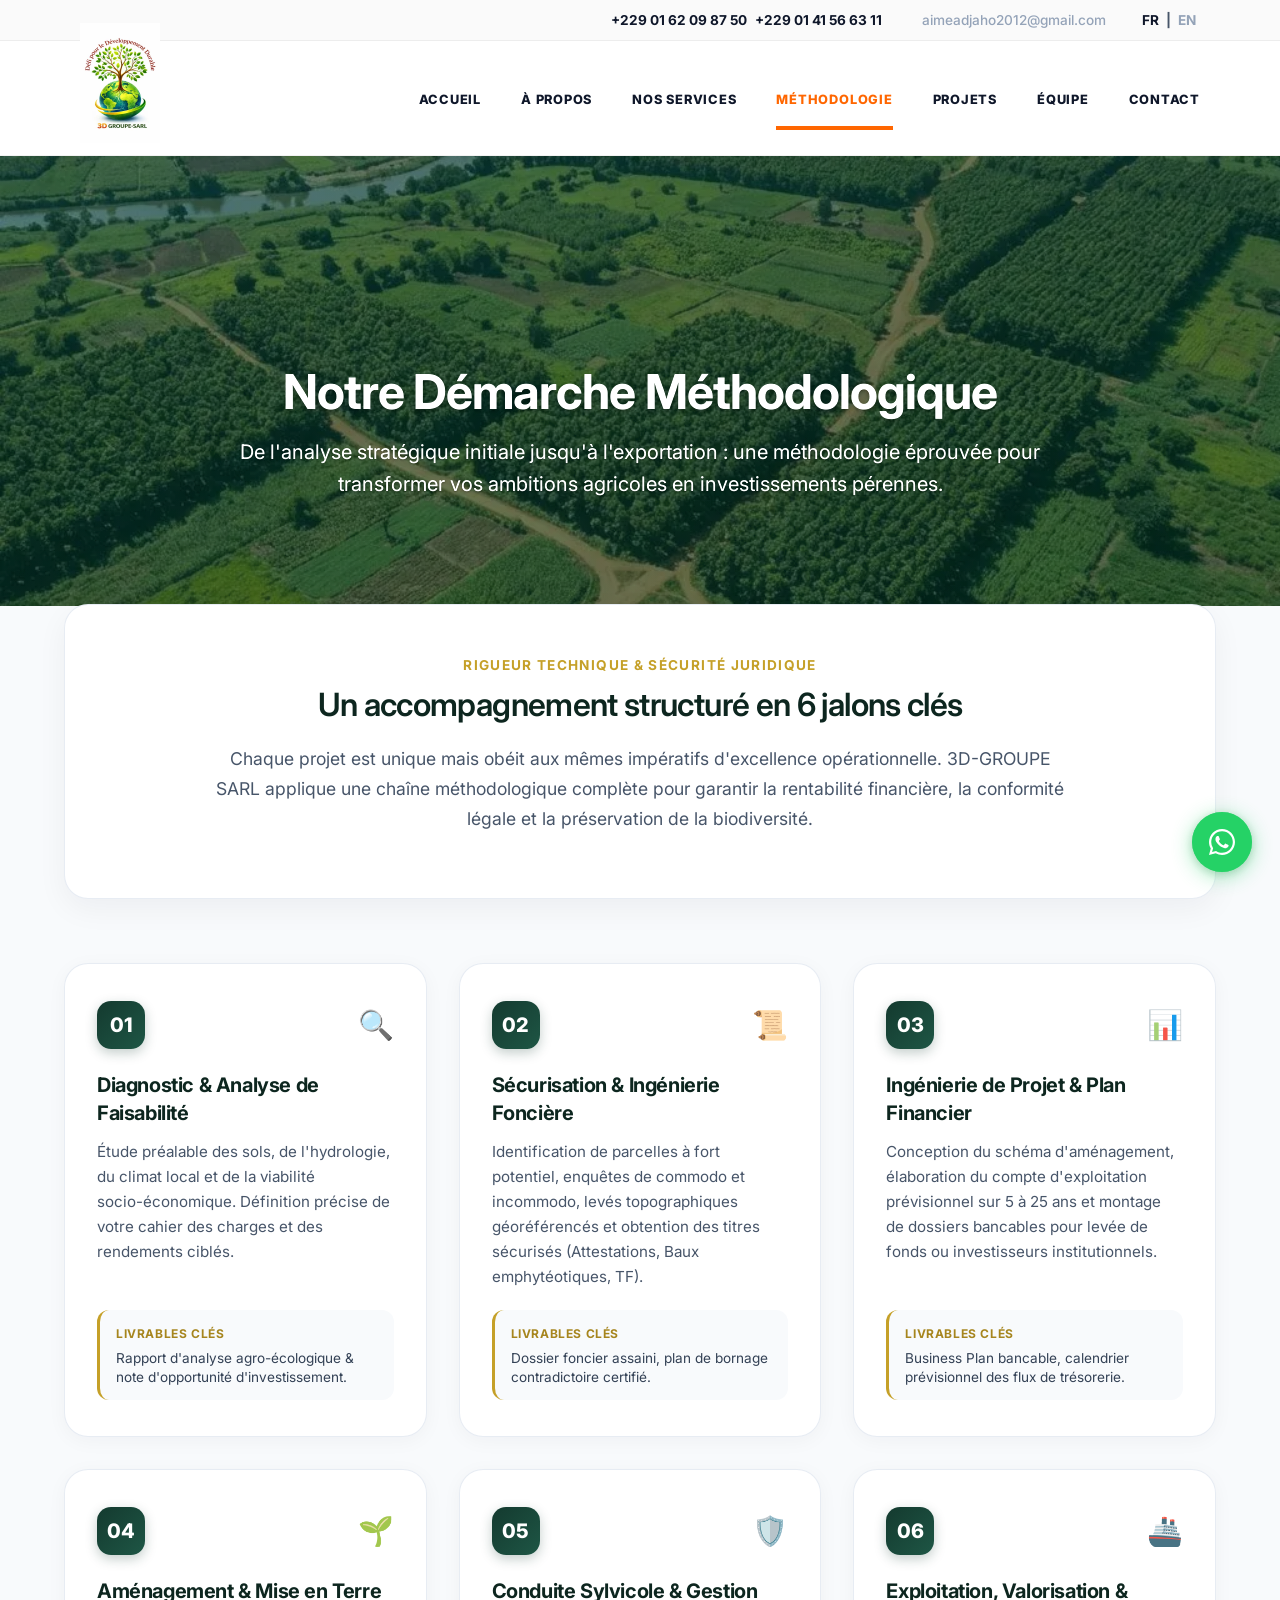
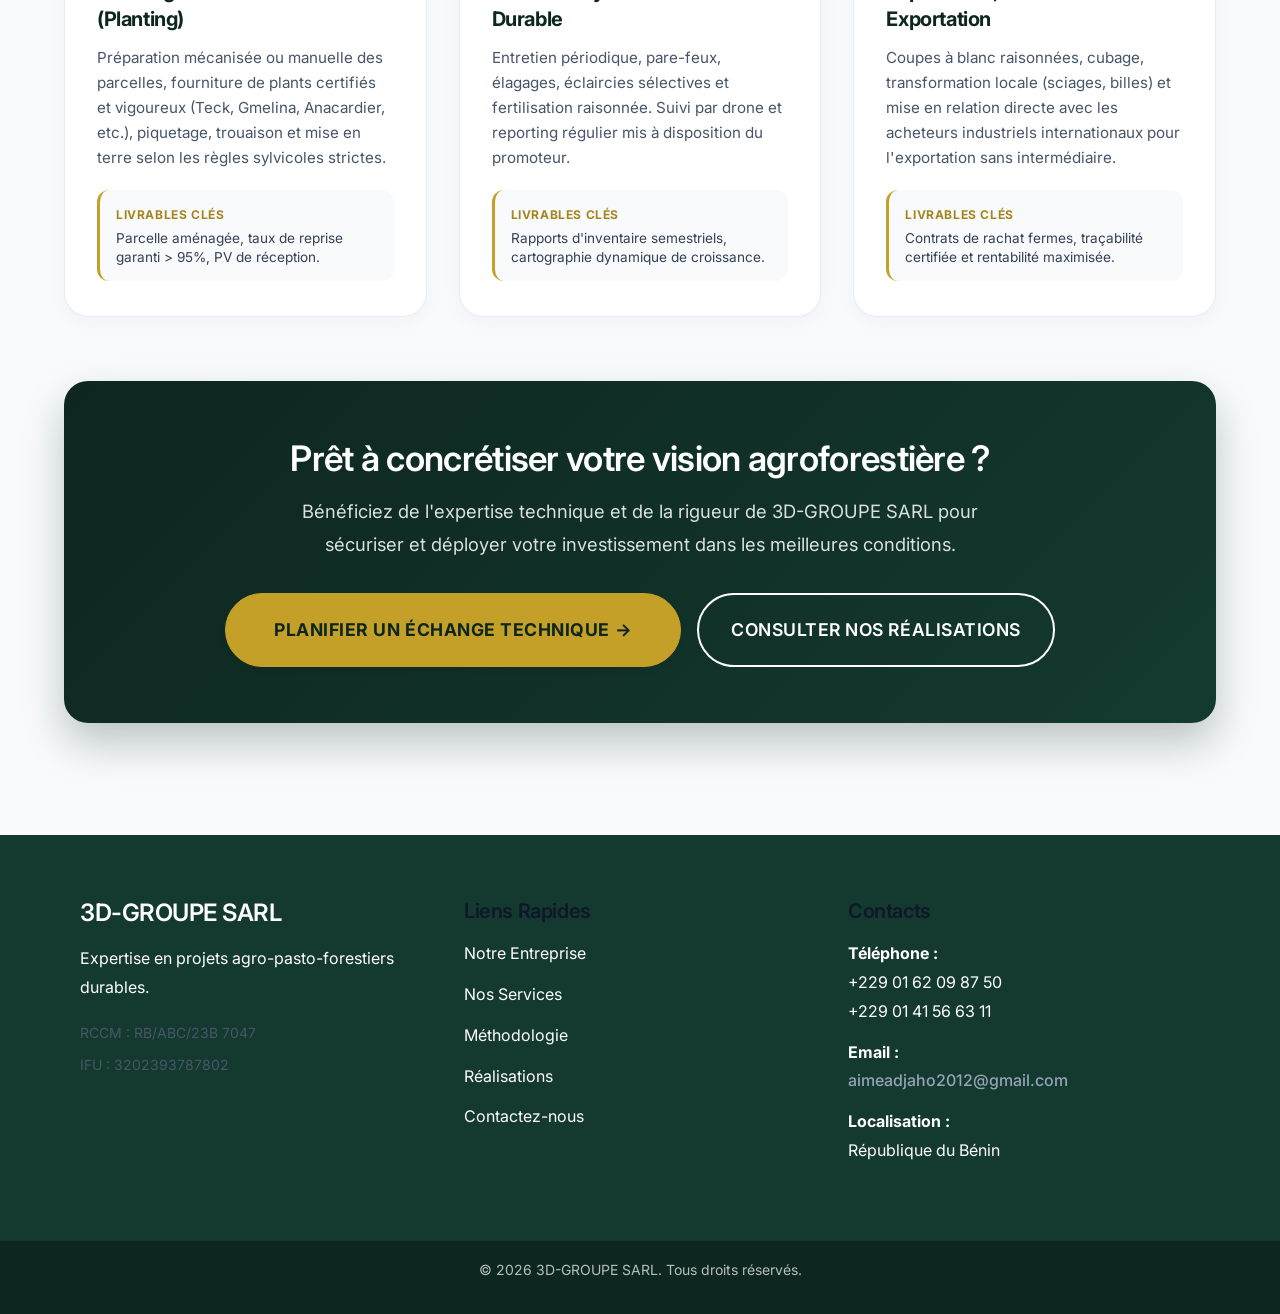
<file: methodology.html>
<!DOCTYPE html>
<html lang="fr">

<head>
    <meta charset="UTF-8">
    <meta name="viewport" content="width=device-width, initial-scale=1.0">
    <title>Notre Méthodologie | 3D-GROUPE SARL - Approche & Étapes de Réalisation</title>
    <meta name="description" content="Découvrez la démarche rigoureuse en 6 étapes de 3D-GROUPE SARL pour sécuriser, structurer et rentabiliser vos projets agricoles et forestiers au Bénin.">
    
    <!-- CSS & Fonts -->
    <link rel="preconnect" href="https://fonts.googleapis.com">
    <link rel="preconnect" href="https://fonts.gstatic.com" crossorigin>
    <link rel="stylesheet" href="https://fonts.googleapis.com/css2?family=Inter:wght@400;500;600;700;800&display=swap">
    <link rel="stylesheet" href="assets/css/variables.css?v=3.1">
    <link rel="stylesheet" href="assets/css/style.css?v=3.1">
    <link rel="stylesheet" href="assets/css/backgrounds.css?v=3.1">
</head>

<body>
    <!-- Header -->
    <header class="site-header">
        <div class="header-top">
            <div class="container top-container">
                <div class="contact-info">
                    <div class="info-item phone-numbers">
                        <a href="tel:+2290162098750" class="info-text phone-item">+229 01 62 09 87 50</a>
                        <a href="tel:+2290141566311" class="info-text phone-item">+229 01 41 56 63 11</a>
                    </div>
                    <div class="info-item">
                        <a href="mailto:aimeadjaho2012@gmail.com" class="info-text email-item">aimeadjaho2012@gmail.com</a>
                    </div>
                </div>
                <div class="header-extra">
                    <div class="lang-selector">
                        <a href="methodology.html" class="lang-link active">FR</a> | <a href="en/methodology.html" class="lang-link">EN</a>
                    </div>
                </div>
            </div>
        </div>
        <div class="header-main">
            <div class="container header-container">
                <div class="header-branding">
                    <div class="logo-box">
                        <a href="index.html">
                            <img src="assets/images/logo.webp" alt="3D-GROUPE SARL" class="logo-img">
                        </a>
                    </div>
                </div>

                <button class="mobile-menu-toggle" aria-label="Menu" aria-expanded="false">
                    <span></span>
                    <span></span>
                    <span></span>
                </button>

                <nav class="main-nav">
                    <ul class="nav-list">
                        <li><a href="index.html" class="nav-link">Accueil</a></li>
                        <li><a href="about.html" class="nav-link">À Propos</a></li>
                        <li><a href="services.html" class="nav-link">Nos Services</a></li>
                        <li><a href="methodology.html" class="nav-link active">Méthodologie</a></li>
                        <li><a href="projects.html" class="nav-link">Projets</a></li>
                        <li><a href="team.html" class="nav-link">Équipe</a></li>
                        <li><a href="contact.html" class="nav-link">Contact</a></li>
                    </ul>
                </nav>
            </div>
        </div>
    </header>

    <main>
        <!-- Hero Section -->
        <div class="section methodology-hero-bg text-center animate-fade-in">
            <div class="container">
                <h1>Notre Démarche Méthodologique</h1>
                <p class="lead-text">De l'analyse stratégique initiale jusqu'à l'exportation : une méthodologie éprouvée pour transformer vos ambitions agricoles en investissements pérennes.</p>
            </div>
        </div>

        <section class="section container">
            <!-- Intro Box -->
            <div class="methodology-intro-box">
                <div class="text-center" style="max-width: 860px; margin: 0 auto;">
                    <span style="color: var(--color-accent, #C5A028); font-weight: 700; text-transform: uppercase; letter-spacing: 0.1em; font-size: 0.85rem; display: block; margin-bottom: 0.5rem;">
                        Rigueur technique & sécurité juridique
                    </span>
                    <h2 style="color: var(--color-primary-dark, #0D261F); margin-bottom: 1.25rem; font-size: 2rem;">
                        Un accompagnement structuré en 6 jalons clés
                    </h2>
                    <p style="color: var(--color-text-light, #475569); font-size: 1.1rem; line-height: 1.7;">
                        Chaque projet est unique mais obéit aux mêmes impératifs d'excellence opérationnelle. 3D-GROUPE SARL applique une chaîne méthodologique complète pour garantir la rentabilité financière, la conformité légale et la préservation de la biodiversité.
                    </p>
                </div>
            </div>

            <!-- Steps Grid -->
            <div class="methodology-steps-grid">
                <!-- Step 1 -->
                <article class="methodology-card">
                    <div class="methodology-card-header">
                        <span class="step-badge">01</span>
                        <span class="step-icon-wrap">🔍</span>
                    </div>
                    <h3>Diagnostic & Analyse de Faisabilité</h3>
                    <p>Étude préalable des sols, de l'hydrologie, du climat local et de la viabilité socio-économique. Définition précise de votre cahier des charges et des rendements ciblés.</p>
                    <div class="methodology-deliverables">
                        <span>Livrables clés</span>
                        <p>Rapport d'analyse agro-écologique & note d'opportunité d'investissement.</p>
                    </div>
                </article>

                <!-- Step 2 -->
                <article class="methodology-card">
                    <div class="methodology-card-header">
                        <span class="step-badge">02</span>
                        <span class="step-icon-wrap">📜</span>
                    </div>
                    <h3>Sécurisation & Ingénierie Foncière</h3>
                    <p>Identification de parcelles à fort potentiel, enquêtes de commodo et incommodo, levés topographiques géoréférencés et obtention des titres sécurisés (Attestations, Baux emphytéotiques, TF).</p>
                    <div class="methodology-deliverables">
                        <span>Livrables clés</span>
                        <p>Dossier foncier assaini, plan de bornage contradictoire certifié.</p>
                    </div>
                </article>

                <!-- Step 3 -->
                <article class="methodology-card">
                    <div class="methodology-card-header">
                        <span class="step-badge">03</span>
                        <span class="step-icon-wrap">📊</span>
                    </div>
                    <h3>Ingénierie de Projet & Plan Financier</h3>
                    <p>Conception du schéma d'aménagement, élaboration du compte d'exploitation prévisionnel sur 5 à 25 ans et montage de dossiers bancables pour levée de fonds ou investisseurs institutionnels.</p>
                    <div class="methodology-deliverables">
                        <span>Livrables clés</span>
                        <p>Business Plan bancable, calendrier prévisionnel des flux de trésorerie.</p>
                    </div>
                </article>

                <!-- Step 4 -->
                <article class="methodology-card">
                    <div class="methodology-card-header">
                        <span class="step-badge">04</span>
                        <span class="step-icon-wrap">🌱</span>
                    </div>
                    <h3>Aménagement & Mise en Terre (Planting)</h3>
                    <p>Préparation mécanisée ou manuelle des parcelles, fourniture de plants certifiés et vigoureux (Teck, Gmelina, Anacardier, etc.), piquetage, trouaison et mise en terre selon les règles sylvicoles strictes.</p>
                    <div class="methodology-deliverables">
                        <span>Livrables clés</span>
                        <p>Parcelle aménagée, taux de reprise garanti &gt; 95%, PV de réception.</p>
                    </div>
                </article>

                <!-- Step 5 -->
                <article class="methodology-card">
                    <div class="methodology-card-header">
                        <span class="step-badge">05</span>
                        <span class="step-icon-wrap">🛡️</span>
                    </div>
                    <h3>Conduite Sylvicole & Gestion Durable</h3>
                    <p>Entretien périodique, pare-feux, élagages, éclaircies sélectives et fertilisation raisonnée. Suivi par drone et reporting régulier mis à disposition du promoteur.</p>
                    <div class="methodology-deliverables">
                        <span>Livrables clés</span>
                        <p>Rapports d'inventaire semestriels, cartographie dynamique de croissance.</p>
                    </div>
                </article>

                <!-- Step 6 -->
                <article class="methodology-card">
                    <div class="methodology-card-header">
                        <span class="step-badge">06</span>
                        <span class="step-icon-wrap">🚢</span>
                    </div>
                    <h3>Exploitation, Valorisation & Exportation</h3>
                    <p>Coupes à blanc raisonnées, cubage, transformation locale (sciages, billes) et mise en relation directe avec les acheteurs industriels internationaux pour l'exportation sans intermédiaire.</p>
                    <div class="methodology-deliverables">
                        <span>Livrables clés</span>
                        <p>Contrats de rachat fermes, traçabilité certifiée et rentabilité maximisée.</p>
                    </div>
                </article>
            </div>

            <!-- CTA Box -->
            <div class="methodology-cta-box">
                <h2>Prêt à concrétiser votre vision agroforestière ?</h2>
                <p>Bénéficiez de l'expertise technique et de la rigueur de 3D-GROUPE SARL pour sécuriser et déployer votre investissement dans les meilleures conditions.</p>
                <div style="display: flex; gap: 1rem; justify-content: center; flex-wrap: wrap;">
                    <a href="contact.html" class="btn btn-primary btn-lg" style="background: var(--color-accent, #C5A028); border-color: var(--color-accent, #C5A028); color: #0D261F; font-weight: 700;">
                        Planifier un échange technique →
                    </a>
                    <a href="projects.html" class="btn btn-outline-white btn-lg">
                        Consulter nos réalisations
                    </a>
                </div>
            </div>
        </section>
    </main>

    <!-- Footer -->
    <footer class="site-footer">
        <div class="container footer-grid">
            <div class="footer-col">
                <h3 class="footer-logo">3D-GROUPE SARL</h3>
                <p>Expertise en projets agro-pasto-forestiers durables.</p>
                <div class="legal-info">
                    <p><small>RCCM : RB/ABC/23B 7047</small></p>
                    <p><small>IFU : 3202393787802</small></p>
                </div>
            </div>

            <div class="footer-col">
                <h4>Liens Rapides</h4>
                <ul class="footer-links">
                    <li><a href="about.html">Notre Entreprise</a></li>
                    <li><a href="services.html">Nos Services</a></li>
                    <li><a href="methodology.html">Méthodologie</a></li>
                    <li><a href="projects.html">Réalisations</a></li>
                    <li><a href="contact.html">Contactez-nous</a></li>
                </ul>
            </div>

            <div class="footer-col">
                <h4>Contacts</h4>
                <ul class="contact-list">
                    <li>
                        <strong>Téléphone :</strong><br>
                        <a href="tel:+2290162098750" class="phone-item">+229 01 62 09 87 50</a><br>
                        <a href="tel:+2290141566311" class="phone-item">+229 01 41 56 63 11</a>
                    </li>
                    <li>
                        <strong>Email :</strong><br>
                        <a href="mailto:aimeadjaho2012@gmail.com" class="email-item">aimeadjaho2012@gmail.com</a>
                    </li>
                    <li>
                        <strong>Localisation :</strong><br>
                        République du Bénin
                    </li>
                </ul>
            </div>
        </div>
        <div class="footer-bottom text-center">
            <p>&copy; <a href="admin.html" class="footer-year">2026</a> 3D-GROUPE SARL. Tous droits réservés.</p>
        </div>
    </footer>

    <!-- WhatsApp Floating Button -->
    <a href="https://wa.me/2290162098750?text=Bonjour%203D-GROUPE%20SARL%2C%20je%20souhaite%20des%20informations%20sur%20un%20projet." class="whatsapp-float" target="_blank" rel="noopener" aria-label="Discuter sur WhatsApp" title="Discuter sur WhatsApp">
        <svg viewBox="0 0 32 32" width="30" height="30" aria-hidden="true" fill="currentColor">
            <path d="M16.04 3C8.86 3 3.02 8.83 3.02 16c0 2.3.6 4.54 1.75 6.52L3 29l6.65-1.74A13 13 0 0 0 16.04 29C23.2 29 29 23.17 29 16S23.2 3 16.04 3Zm0 23.8c-1.98 0-3.92-.53-5.61-1.53l-.4-.24-3.95 1.03 1.05-3.84-.26-.4A10.76 10.76 0 0 1 5.24 16c0-5.95 4.85-10.8 10.8-10.8 5.94 0 10.77 4.85 10.77 10.8 0 5.96-4.83 10.8-10.77 10.8Zm5.92-8.08c-.32-.16-1.92-.95-2.22-1.06-.3-.11-.51-.16-.73.16-.21.32-.84 1.06-1.03 1.27-.19.22-.38.24-.7.08-.32-.16-1.37-.5-2.6-1.6-.96-.86-1.61-1.92-1.8-2.24-.19-.32-.02-.5.14-.66.15-.14.32-.38.48-.57.16-.19.21-.32.32-.54.11-.21.05-.4-.03-.56-.08-.16-.73-1.76-1-2.4-.26-.63-.53-.55-.73-.56h-.62c-.21 0-.56.08-.86.4-.3.32-1.13 1.1-1.13 2.7 0 1.58 1.16 3.12 1.32 3.33.16.22 2.28 3.48 5.52 4.88.77.33 1.37.53 1.84.68.77.25 1.48.21 2.03.13.62-.09 1.92-.78 2.19-1.54.27-.76.27-1.4.19-1.54-.08-.13-.29-.21-.61-.37Z"/>
        </svg>
    </a>

    <!-- Scripts -->
    <script src="assets/js/store.js?v=3.5" defer></script>
    <script src="assets/js/main.js?v=3.1" defer></script>
</body>
</html>
</file>
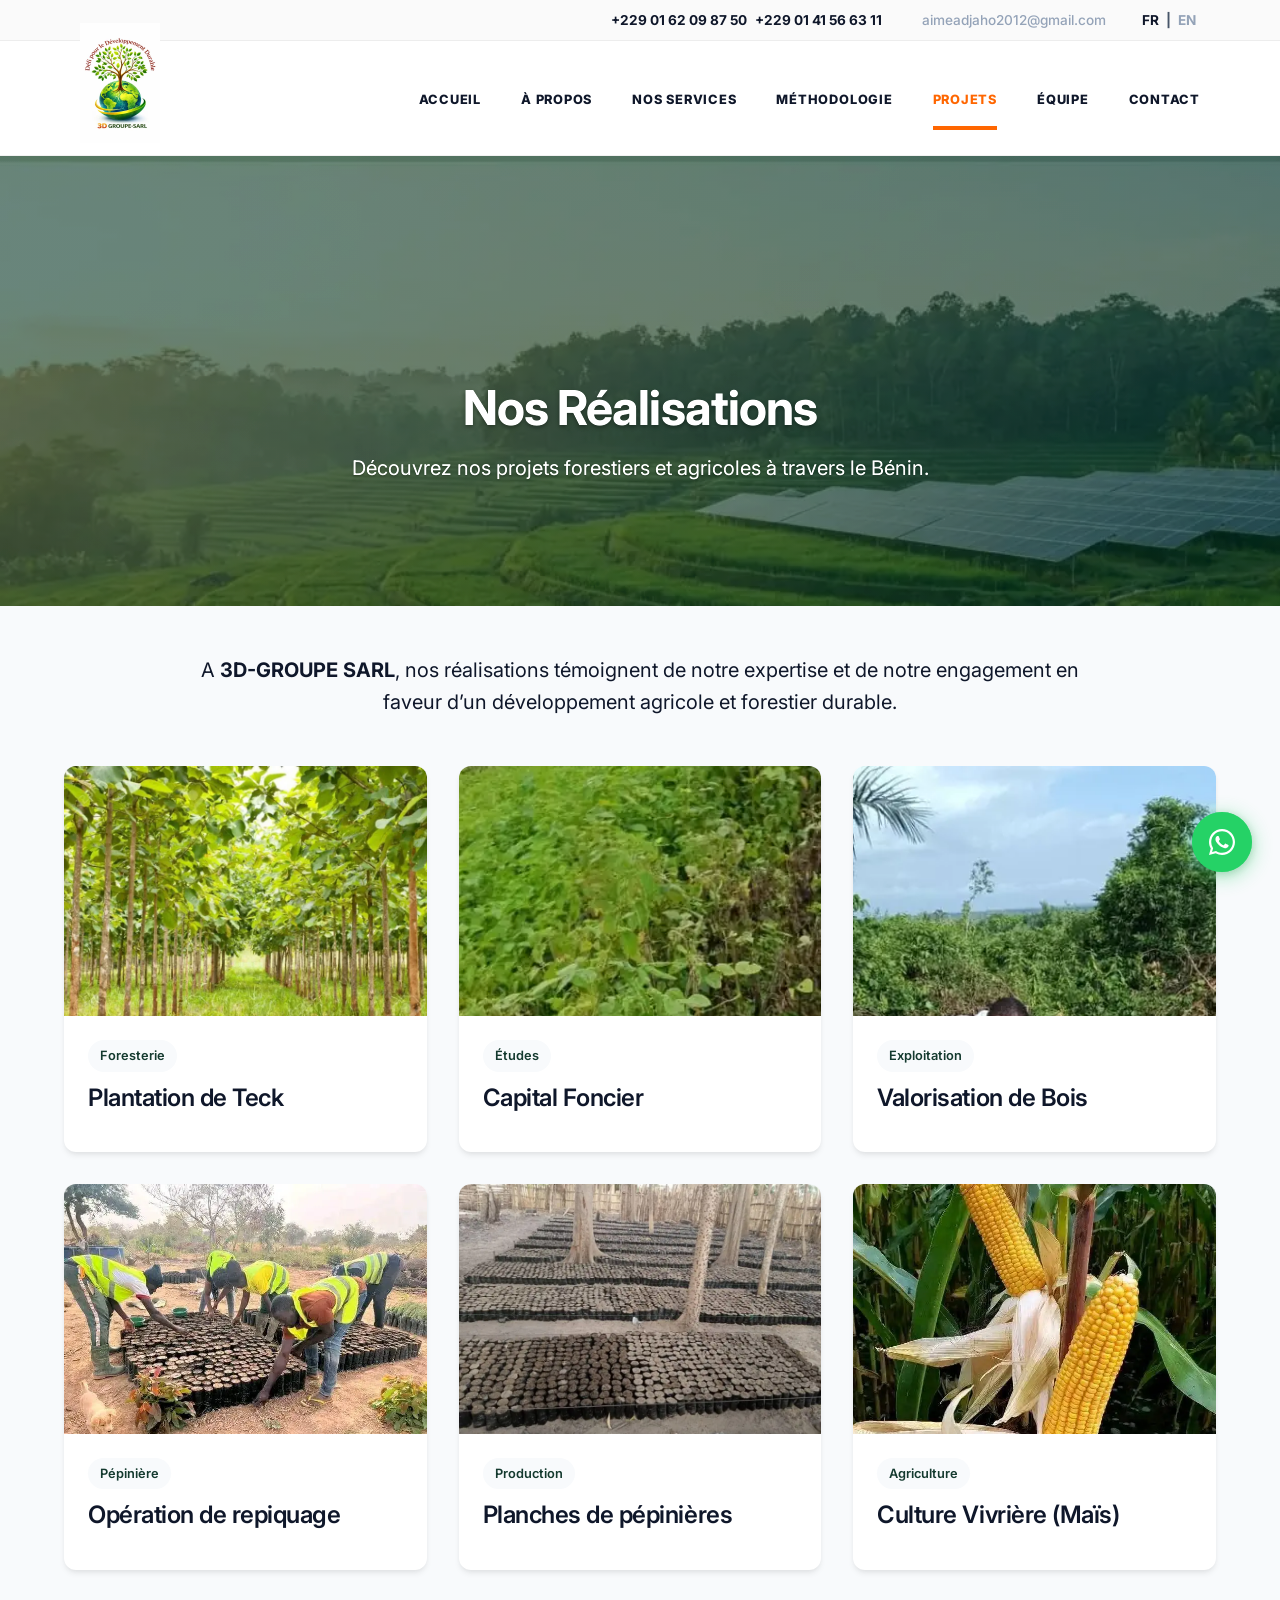
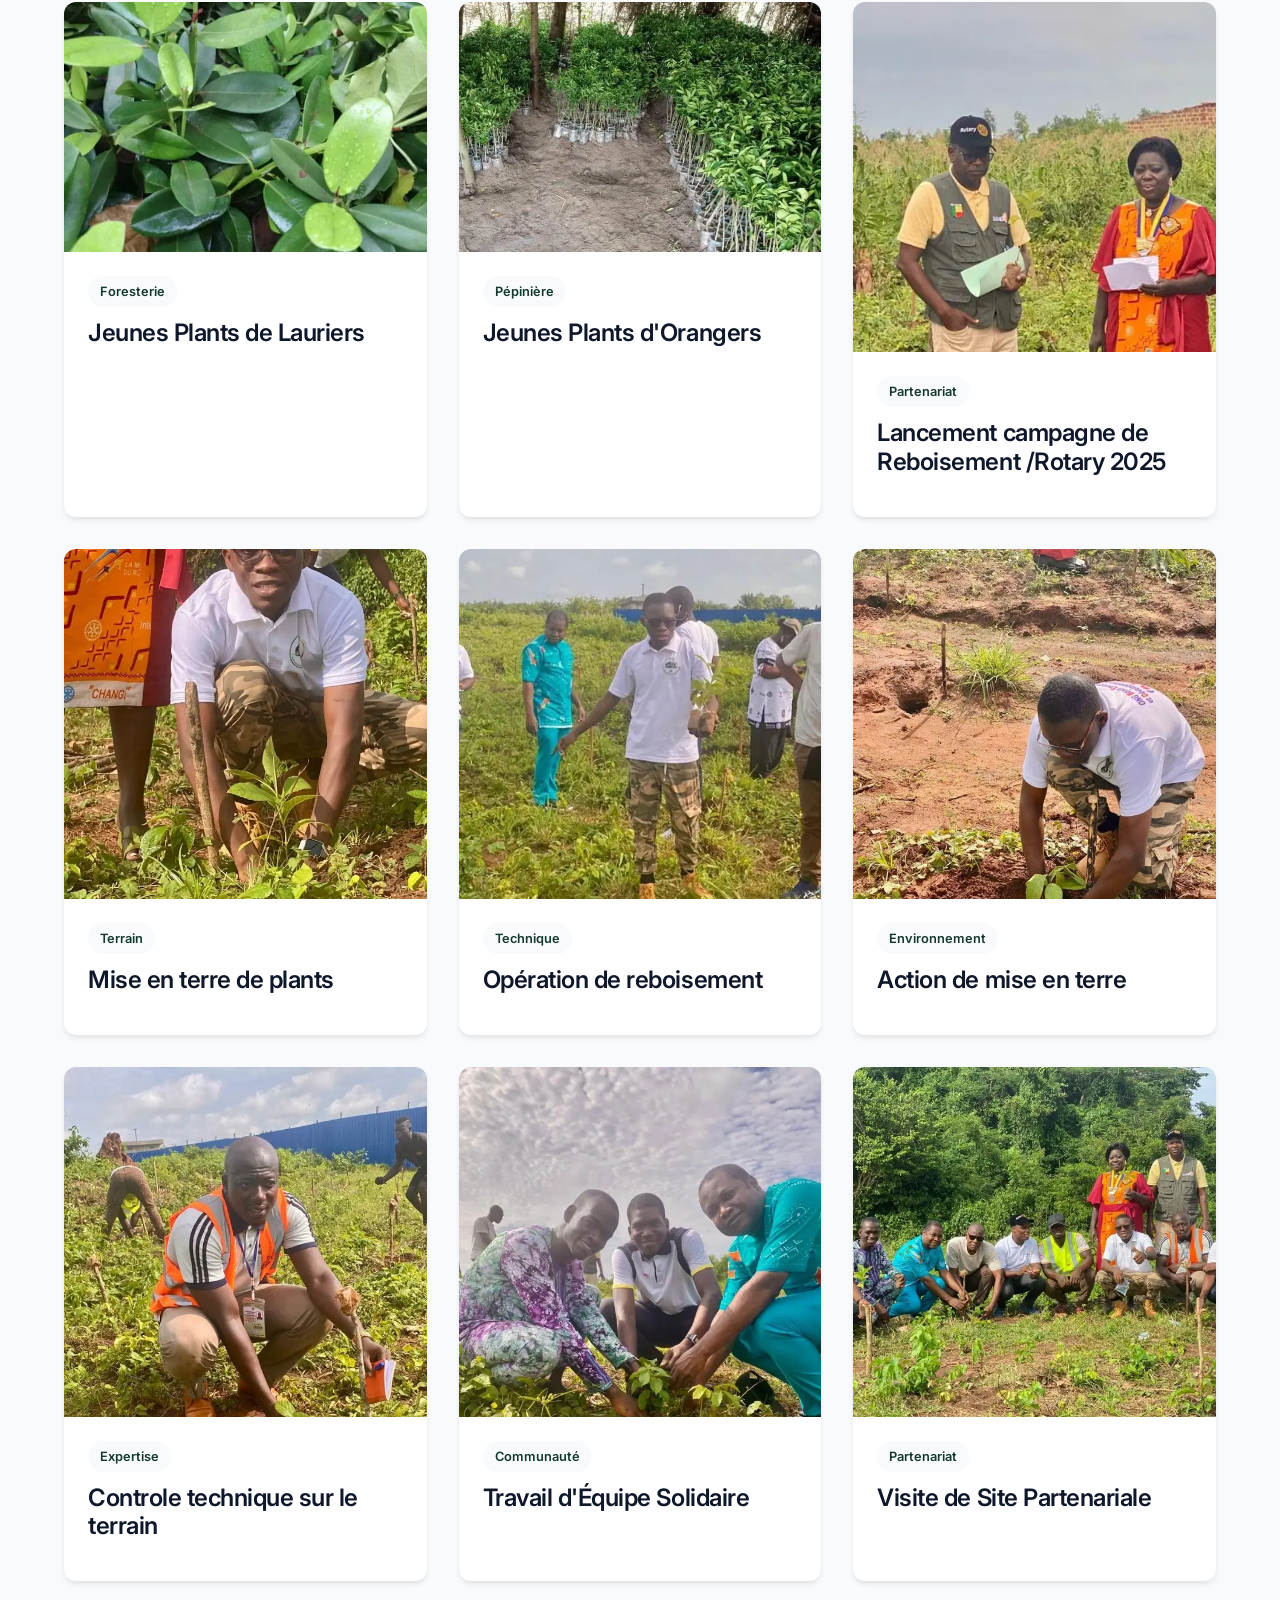
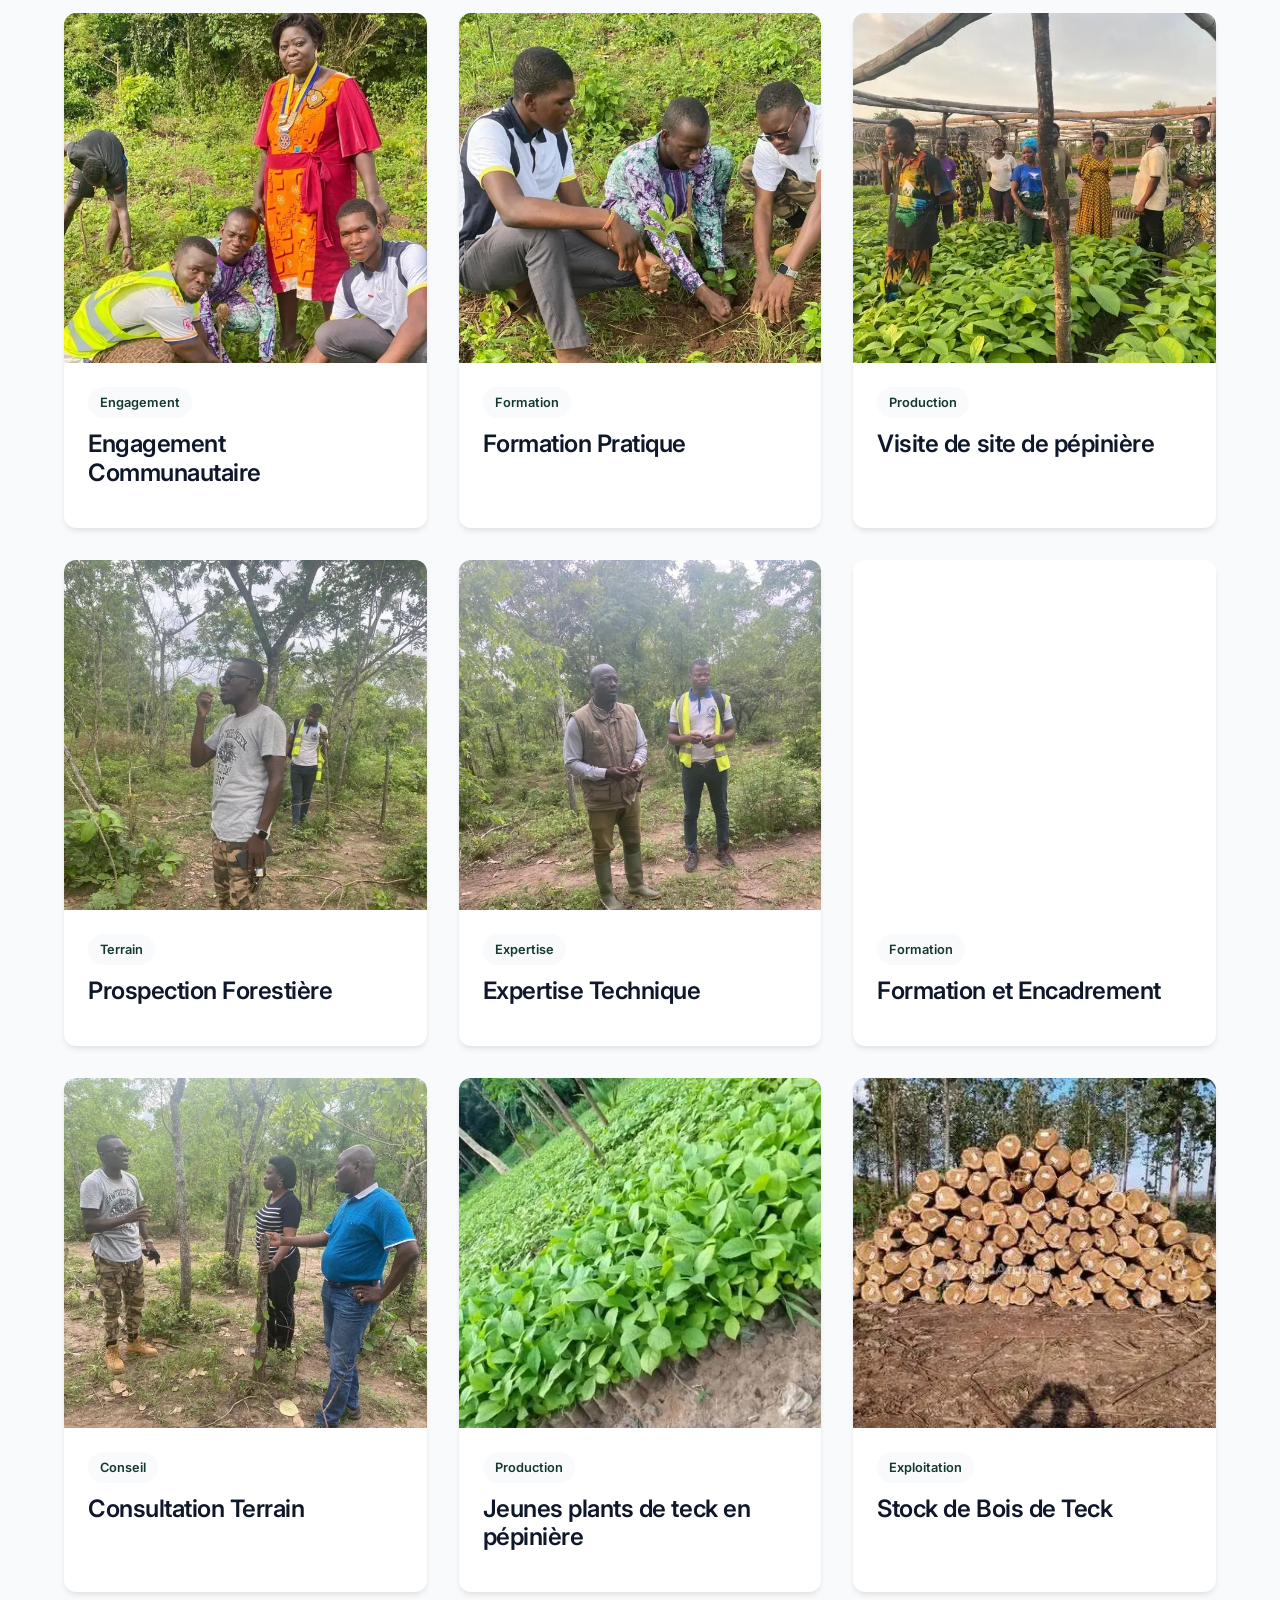
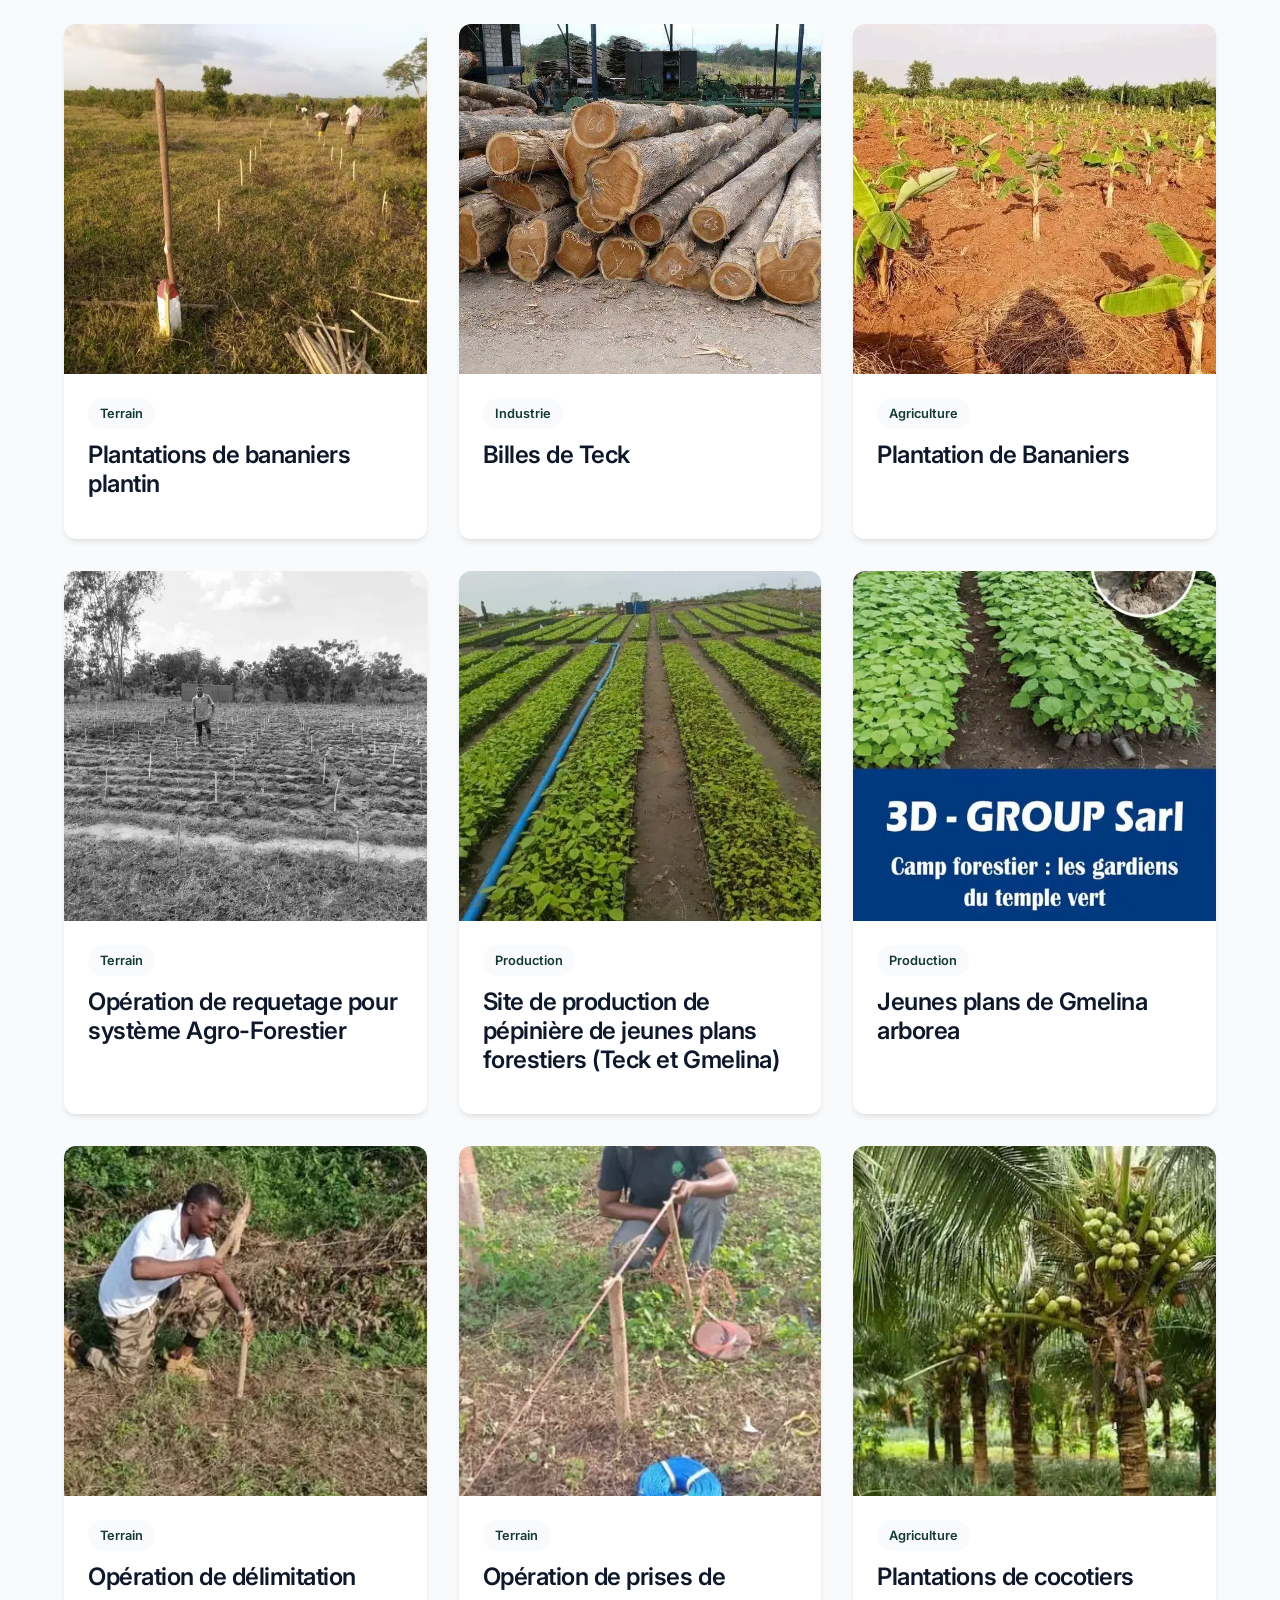
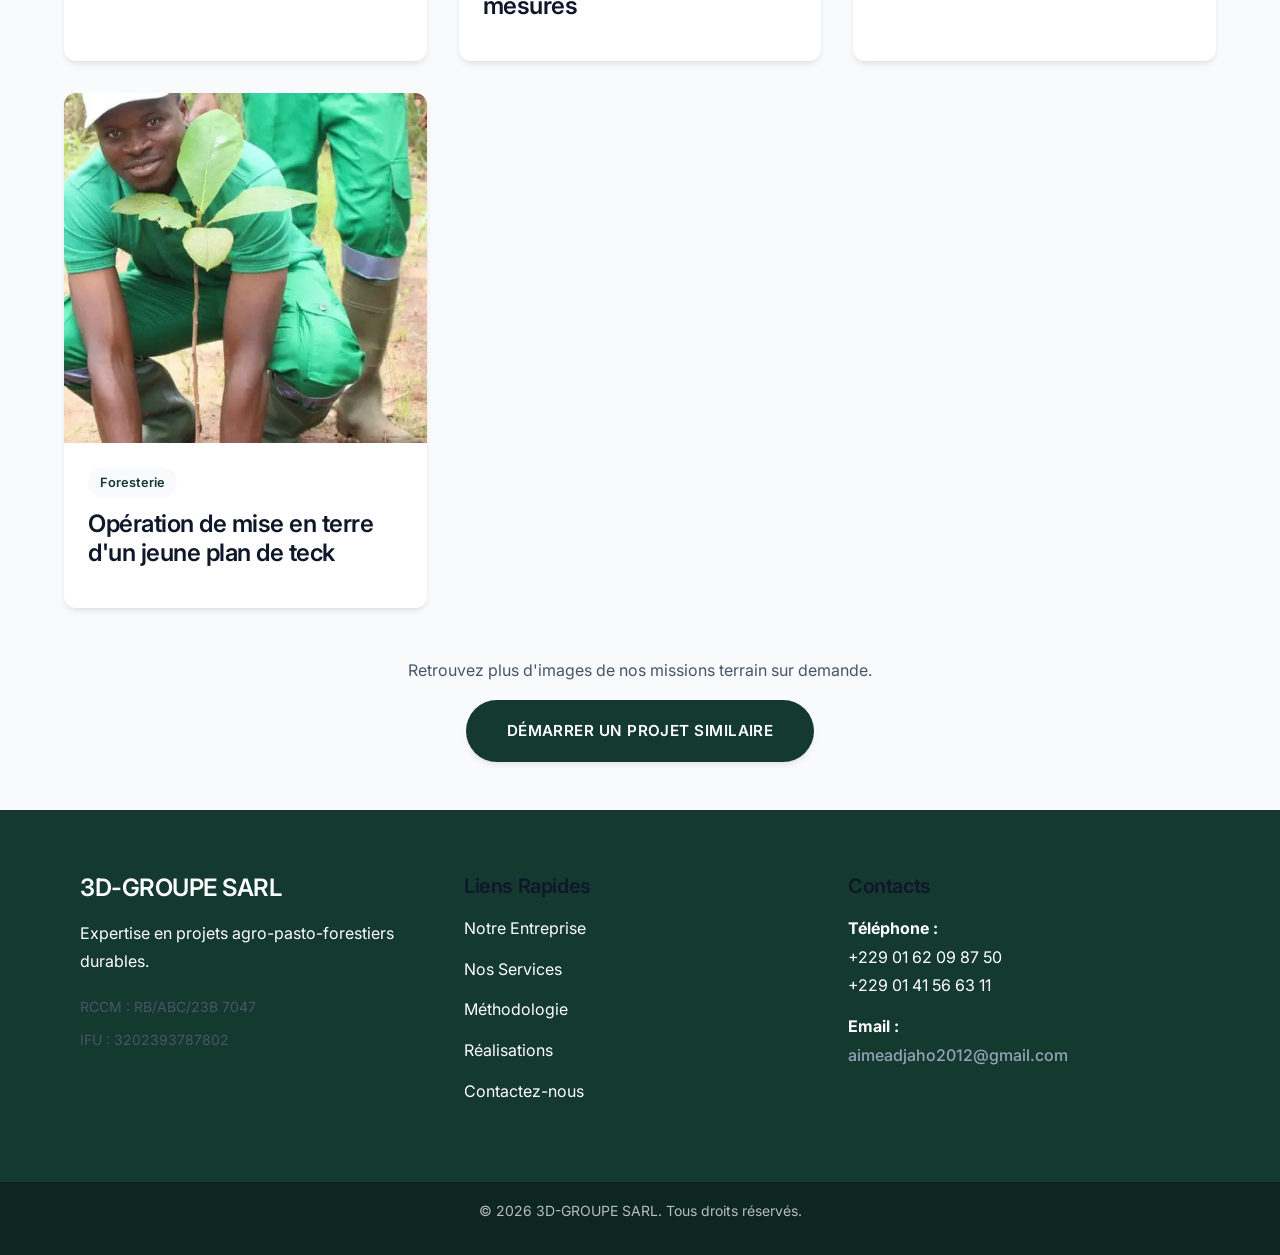
<file: projects.html>
<!DOCTYPE html>
<html lang="fr">

<head>
    <meta charset="UTF-8">
    <meta name="viewport" content="width=device-width, initial-scale=1.0">
    <title>Nos Projets - 3D-GROUPE SARL</title>
    <link rel="preconnect" href="https://fonts.googleapis.com">
    <link rel="preconnect" href="https://fonts.gstatic.com" crossorigin>
    <link rel="stylesheet" href="https://fonts.googleapis.com/css2?family=Inter:wght@400;500;600;700;800&display=swap">
    <link rel="stylesheet" href="assets/css/variables.css?v=3.1">
    <link rel="stylesheet" href="assets/css/style.css?v=3.1">
    <link rel="stylesheet" href="assets/css/backgrounds.css?v=3.1">

</head>

<body>
    <header class="site-header">
        <div class="header-top">
            <div class="container top-container">
                <div class="contact-info">
                    <div class="info-item phone-numbers">
                        <a href="tel:+2290162098750" class="info-text phone-item">+229 01 62 09 87 50</a>
                        <a href="tel:+2290141566311" class="info-text phone-item">+229 01 41 56 63 11</a>
                    </div>
                    <div class="info-item">
                        <a href="mailto:aimeadjaho2012@gmail.com" class="info-text email-item">aimeadjaho2012@gmail.com</a>
                    </div>
                </div>
                <div class="header-extra">
                    <div class="lang-selector">
                        <a href="projects.html" class="lang-link active">FR</a> | <a href="en/projects.html"
                            class="lang-link">EN</a>
                    </div>
                </div>
            </div>
        </div>
        <div class="header-main">
            <div class="container header-container">
                <!-- Branding Section -->
                <div class="header-branding">
                    <div class="logo-box">
                        <a href="index.html">
                            <img src="assets/images/logo.webp" alt="3D-GROUPE SARL" class="logo-img">
                        </a>
                    </div>
                </div>

                <!-- Mobile Toggle -->
                <button class="mobile-menu-toggle" aria-label="Menu" aria-expanded="false">
                    <span></span>
                    <span></span>
                    <span></span>
                </button>

                <!-- Navigation -->
                <nav class="main-nav">
                    <ul class="nav-list">
                        <li><a href="index.html" class="nav-link">Accueil</a></li>
                        <li><a href="about.html" class="nav-link">À Propos</a></li>
                        <li><a href="services.html" class="nav-link">Nos Services</a></li>
                        <li><a href="methodology.html" class="nav-link">Méthodologie</a></li>
                        <li><a href="projects.html" class="nav-link active">Projets</a></li>
                        <li><a href="team.html" class="nav-link">Équipe</a></li>
                        <li><a href="contact.html" class="nav-link">Contact</a></li>
                    </ul>
                </nav>
            </div>
        </div>
    </header>

    <main>
        <div class="section projects-hero-bg text-center animate-fade-in">
            <div class="container">
                <h1>Nos Réalisations</h1>
                <p class="lead-text">Découvrez nos projets forestiers et agricoles à travers le Bénin.</p>
            </div>
        </div>

        <section class="section container">
            <div class="text-center animate-fade-in" style="max-width: 900px; margin: 0 auto 3rem auto;">
                <p style="font-size: 1.25rem; line-height: 1.6; color: var(--color-text);">
                    A <strong>3D-GROUPE SARL</strong>, nos réalisations témoignent de notre expertise et de notre
                    engagement en faveur d’un développement agricole et forestier durable.
                </p>
            </div>
            <div class="projects-grid">
                <!-- Project 1 -->
                <article class="project-card">
                    <div class="project-image">
                        <img loading="lazy" decoding="async" src="assets/images/project-teck.webp" alt="Plantation de Teck">
                    </div>
                    <div class="project-content">
                        <span class="project-tag">Foresterie</span>
                        <h3>Plantation de Teck</h3>
                    </div>
                </article>

                <!-- Project 2 -->


                <!-- Project 3 -->
                <article class="project-card">
                    <div class="project-image">
                        <img loading="lazy" decoding="async" src="assets/images/project-foncier-new.webp" alt="Capital Foncier">
                    </div>
                    <div class="project-content">
                        <span class="project-tag">Études</span>
                        <h3>Capital Foncier</h3>
                    </div>
                </article>

                <!-- Project 4 -->
                <article class="project-card">
                    <div class="project-image">
                        <img loading="lazy" decoding="async" src="assets/images/project-valorisation.webp" alt="Valorisation de Bois"
                            style="object-position: top center;">
                    </div>
                    <div class="project-content">
                        <span class="project-tag">Exploitation</span>
                        <h3>Valorisation de Bois</h3>
                    </div>
                </article>

                <!-- Project 5 -->
                <article class="project-card">
                    <div class="project-image">
                        <img loading="lazy" decoding="async" src="assets/images/project-travaux.webp" alt="Travaux en Pépinière"
                            style="object-position: top center;">
                    </div>
                    <div class="project-content">
                        <span class="project-tag">Pépinière</span>
                        <h3>Opération de repiquage</h3>
                    </div>
                </article>

                <!-- Project 6 -->
                <article class="project-card">
                    <div class="project-image">
                        <img loading="lazy" decoding="async" src="assets/images/project-pepiniere-1.webp" alt="Plants de Pépinière">
                    </div>
                    <div class="project-content">
                        <span class="project-tag">Production</span>
                        <h3>Planches de pépinières</h3>
                    </div>
                </article>

                <!-- Project 7 -->
                <article class="project-card">
                    <div class="project-image">
                        <img loading="lazy" decoding="async" src="assets/images/project-mais-2.webp" alt="Culture de Maïs">
                    </div>
                    <div class="project-content">
                        <span class="project-tag">Agriculture</span>
                        <h3>Culture Vivrière (Maïs)</h3>
                    </div>
                </article>

                <!-- Project 8 -->
                <article class="project-card">
                    <div class="project-image">
                        <img loading="lazy" decoding="async" src="assets/images/project-feuilles.webp" alt="Jeunes Plants">
                    </div>
                    <div class="project-content">
                        <span class="project-tag">Foresterie</span>
                        <h3>Jeunes Plants de Lauriers</h3>
                    </div>
                </article>

                <!-- Project 9 -->
                <article class="project-card">
                    <div class="project-image">
                        <img loading="lazy" decoding="async" src="assets/images/project-pepiniere-2.webp" alt="Pépinière Forestière">
                    </div>
                    <div class="project-content">
                        <span class="project-tag">Pépinière</span>
                        <h3>Jeunes Plants d'Orangers</h3>
                    </div>
                </article>

                <!-- Project 10 -->


                <!-- Project 11 -->


                <!-- NOUVELLES REALISATIONS -->
                <!-- Project 12 -->
                <article class="project-card">
                    <div class="project-image" style="height: 350px;">
                        <img loading="lazy" decoding="async" src="assets/images/project_1.webp" alt="Campagne de Reboisement"
                            style="object-position: top center;">
                    </div>
                    <div class="project-content">
                        <span class="project-tag">Partenariat</span>
                        <h3>Lancement campagne de Reboisement /Rotary 2025</h3>
                    </div>
                </article>

                <!-- Project 13 -->
                <article class="project-card">
                    <div class="project-image" style="height: 350px;">
                        <img loading="lazy" decoding="async" src="assets/images/project_2.webp" alt="Mise en terre">
                    </div>
                    <div class="project-content">
                        <span class="project-tag">Terrain</span>
                        <h3>Mise en terre de plants</h3>
                    </div>
                </article>

                <!-- Project 14 -->
                <article class="project-card">
                    <div class="project-image" style="height: 350px;">
                        <img loading="lazy" decoding="async" src="assets/images/project_3.webp" alt="Plantation Technique">
                    </div>
                    <div class="project-content">
                        <span class="project-tag">Technique</span>
                        <h3>Opération de reboisement</h3>
                    </div>
                </article>



                <!-- Project 16 -->
                <article class="project-card">
                    <div class="project-image" style="height: 350px;">
                        <img loading="lazy" decoding="async" src="assets/images/project_5.webp" alt="Action de Reboisement"
                            style="object-position: top center;">
                    </div>
                    <div class="project-content">
                        <span class="project-tag">Environnement</span>
                        <h3>Action de mise en terre</h3>
                    </div>
                </article>

                <!-- Project 17 -->
                <article class="project-card">
                    <div class="project-image" style="height: 350px;">
                        <img loading="lazy" decoding="async" src="assets/images/project_6.webp" alt="Suivi Technique"
                            style="object-position: top center;">
                    </div>
                    <div class="project-content">
                        <span class="project-tag">Expertise</span>
                        <h3>Controle technique sur le terrain</h3>
                    </div>
                </article>

                <!-- Project 18 -->
                <article class="project-card">
                    <div class="project-image" style="height: 350px;">
                        <img loading="lazy" decoding="async" src="assets/images/project_7.webp" alt="Travail d'Équipe"
                            style="object-position: top center;">
                    </div>
                    <div class="project-content">
                        <span class="project-tag">Communauté</span>
                        <h3>Travail d'Équipe Solidaire</h3>
                    </div>
                </article>

                <!-- Project 19 -->
                <article class="project-card">
                    <div class="project-image" style="height: 350px;">
                        <img loading="lazy" decoding="async" src="assets/images/project_8.webp" alt="Visite Partenariale"
                            style="object-position: top center;">
                    </div>
                    <div class="project-content">
                        <span class="project-tag">Partenariat</span>
                        <h3>Visite de Site Partenariale</h3>
                    </div>
                </article>

                <!-- Project 20 -->
                <article class="project-card">
                    <div class="project-image" style="height: 350px;">
                        <img loading="lazy" decoding="async" src="assets/images/project_9.webp" alt="Engagement" style="object-position: top center;">
                    </div>
                    <div class="project-content">
                        <span class="project-tag">Engagement</span>
                        <h3>Engagement Communautaire</h3>
                    </div>
                </article>

                <!-- Project 21 -->
                <article class="project-card">
                    <div class="project-image" style="height: 350px;">
                        <img loading="lazy" decoding="async" src="assets/images/project_10.webp" alt="Formation Pratique"
                            style="object-position: top center;">
                    </div>
                    <div class="project-content">
                        <span class="project-tag">Formation</span>
                        <h3>Formation Pratique</h3>
                    </div>
                </article>

                <!-- Project 22 -->
                <article class="project-card">
                    <div class="project-image" style="height: 350px;">
                        <img loading="lazy" decoding="async" src="assets/images/project_11.webp" alt="Production Pépinière"
                            style="object-position: center center;">
                    </div>
                    <div class="project-content">
                        <span class="project-tag">Production</span>
                        <h3>Visite de site de pépinière</h3>
                    </div>
                </article>

                <!-- Project 23 -->
                <article class="project-card">
                    <div class="project-image" style="height: 350px;">
                        <img loading="lazy" decoding="async" src="assets/images/project_12.webp" alt="Prospection" style="object-position: top center;">
                    </div>
                    <div class="project-content">
                        <span class="project-tag">Terrain</span>
                        <h3>Prospection Forestière</h3>
                    </div>
                </article>

                <!-- Project 24 -->
                <article class="project-card">
                    <div class="project-image" style="height: 350px;">
                        <img loading="lazy" decoding="async" src="assets/images/project_13.webp" alt="Expertise" style="object-position: top center;">
                    </div>
                    <div class="project-content">
                        <span class="project-tag">Expertise</span>
                        <h3>Expertise Technique</h3>
                    </div>
                </article>

                <!-- Project 25 -->
                <article class="project-card">
                    <div class="project-image" style="height: 350px;">
                        <img loading="lazy" decoding="async" src="assets/images/project_14.webp" alt="Formation" style="object-position: top center;">
                    </div>
                    <div class="project-content">
                        <span class="project-tag">Formation</span>
                        <h3>Formation et Encadrement</h3>
                    </div>
                </article>

                <!-- Project 26 -->
                <article class="project-card">
                    <div class="project-image" style="height: 350px;">
                        <img loading="lazy" decoding="async" src="assets/images/project_15.webp" alt="Consultation" style="object-position: top center;">
                    </div>
                    <div class="project-content">
                        <span class="project-tag">Conseil</span>
                        <h3>Consultation Terrain</h3>
                    </div>
                </article>

                <!-- Project Upload 1 -->
                <article class="project-card">
                    <div class="project-image" style="height: 350px;">
                        <img loading="lazy" decoding="async" src="assets/images/project-upload-1.webp" alt="Pépinière"
                            style="object-position: center center;">
                    </div>
                    <div class="project-content">
                        <span class="project-tag">Production</span>
                        <h3>Jeunes plants de teck en pépinière</h3>
                    </div>
                </article>

                <!-- Project Upload 2 -->
                <article class="project-card">
                    <div class="project-image" style="height: 350px;">
                        <img loading="lazy" decoding="async" src="assets/images/project-upload-2.webp" alt="Stock de Bois"
                            style="object-position: center center;">
                    </div>
                    <div class="project-content">
                        <span class="project-tag">Exploitation</span>
                        <h3>Stock de Bois de Teck</h3>
                    </div>
                </article>

                <!-- Project Upload 3 -->
                <article class="project-card">
                    <div class="project-image" style="height: 350px;">
                        <img loading="lazy" decoding="async" src="assets/images/project-upload-3.webp" alt="Plantations de bananiers plantin"
                            style="object-position: center center;">
                    </div>
                    <div class="project-content">
                        <span class="project-tag">Terrain</span>
                        <h3>Plantations de bananiers plantin</h3>
                    </div>
                </article>

                <!-- Project Upload 4 -->
                <article class="project-card">
                    <div class="project-image" style="height: 350px;">
                        <img loading="lazy" decoding="async" src="assets/images/project-upload-4.webp" alt="Billes de Teck"
                            style="object-position: center center;">
                    </div>
                    <div class="project-content">
                        <span class="project-tag">Industrie</span>
                        <h3>Billes de Teck</h3>
                    </div>
                </article>

                <!-- Project Upload 5 -->
                <article class="project-card">
                    <div class="project-image" style="height: 350px;">
                        <img loading="lazy" decoding="async" src="assets/images/project-upload-5.webp" alt="Plantation de Bananiers"
                            style="object-position: center center;">
                    </div>
                    <div class="project-content">
                        <span class="project-tag">Agriculture</span>
                        <h3>Plantation de Bananiers</h3>
                    </div>
                </article>

                <article class="project-card">
                    <div class="project-image" style="height: 350px;">
                        <img loading="lazy" decoding="async" src="assets/images/project-requetage-final.webp"
                            alt="Opération de requetage pour système Agro-Forestier"
                            style="object-position: center center;">
                    </div>
                    <div class="project-content">
                        <span class="project-tag">Terrain</span>
                        <h3>Opération de requetage pour système Agro-Forestier</h3>
                    </div>
                </article>



                <article class="project-card">
                    <div class="project-image" style="height: 350px;">
                        <img loading="lazy" decoding="async" src="assets/images/project_upload_7.webp" alt="Site de production"
                            style="object-position: center center;">
                    </div>
                    <div class="project-content">
                        <span class="project-tag">Production</span>
                        <h3>Site de production de pépinière de jeunes plans forestiers (Teck et Gmelina)</h3>
                    </div>
                </article>

                <article class="project-card">
                    <div class="project-image" style="height: 350px;">
                        <img loading="lazy" decoding="async" src="assets/images/project_upload_8.webp" alt="Jeunes plans de Gmelina"
                            style="object-position: center center;">
                    </div>
                    <div class="project-content">
                        <span class="project-tag">Production</span>
                        <h3>Jeunes plans de Gmelina arborea</h3>
                    </div>
                </article>

                <!-- New Projects -->
                <article class="project-card">
                    <div class="project-image" style="height: 350px;">
                        <img loading="lazy" decoding="async" src="assets/images/project-delimitation.webp" alt="Opération de délimitation"
                            style="object-position: center center;">
                    </div>
                    <div class="project-content">
                        <span class="project-tag">Terrain</span>
                        <h3>Opération de délimitation</h3>
                    </div>
                </article>

                <article class="project-card">
                    <div class="project-image" style="height: 350px;">
                        <img loading="lazy" decoding="async" src="assets/images/project-mesures.webp" alt="Opération de prises de mesures"
                            style="object-position: center center;">
                    </div>
                    <div class="project-content">
                        <span class="project-tag">Terrain</span>
                        <h3>Opération de prises de mesures</h3>
                    </div>
                </article>

                <article class="project-card">
                    <div class="project-image" style="height: 350px;">
                        <img loading="lazy" decoding="async" src="assets/images/project-cocotiers.webp" alt="Plantations de cocotiers"
                            style="object-position: center center;">
                    </div>
                    <div class="project-content">
                        <span class="project-tag">Agriculture</span>
                        <h3>Plantations de cocotiers</h3>
                    </div>
                </article>

                <article class="project-card">
                    <div class="project-image" style="height: 350px;">
                        <img loading="lazy" decoding="async" src="assets/images/project-teck-jeune.webp"
                            alt="Opération de mise en terre d'un jeune plan de teck"
                            style="object-position: center center;">
                    </div>
                    <div class="project-content">
                        <span class="project-tag">Foresterie</span>
                        <h3>Opération de mise en terre d'un jeune plan de teck</h3>
                    </div>
                </article>
            </div>

            <div class="text-center" style="margin-top: 3rem;">
                <p>Retrouvez plus d'images de nos missions terrain sur demande.</p>
                <a href="contact.html" class="btn btn-primary">Démarrer un projet similaire</a>
            </div>
        </section>
    </main>

    <footer class="site-footer">
        <div class="container footer-grid">
            <div class="footer-col">
                <h3 class="footer-logo">3D-GROUPE SARL</h3>
                <p>Expertise en projets agro-pasto-forestiers durables.</p>
                <div class="legal-info">
                    <p><small>RCCM : RB/ABC/23B 7047</small></p>
                    <p><small>IFU : 3202393787802</small></p>
                </div>
            </div>

            <div class="footer-col">
                <h4>Liens Rapides</h4>
                <ul class="footer-links">
                    <li><a href="about.html">Notre Entreprise</a></li>
                    <li><a href="services.html">Nos Services</a></li>
                    <li><a href="methodology.html">Méthodologie</a></li>
                    <li><a href="projects.html">Réalisations</a></li>
                    <li><a href="contact.html">Contactez-nous</a></li>
                </ul>
            </div>

            <div class="footer-col">
                <h4>Contacts</h4>
                <ul class="contact-list">
                    <li>
                        <strong>Téléphone :</strong><br>
                        <a href="tel:+2290162098750" class="phone-item">+229 01 62 09 87 50</a><br>
                        <a href="tel:+2290141566311" class="phone-item">+229 01 41 56 63 11</a>
                    </li>
                    <li>
                        <strong>Email :</strong><br>
                        <a href="mailto:aimeadjaho2012@gmail.com" class="email-item">aimeadjaho2012@gmail.com</a>
                    </li>
                </ul>
            </div>
        </div>
        <div class="footer-bottom text-center">
            <p>&copy; <a href="admin.html" class="footer-year">2026</a> 3D-GROUPE SARL. Tous droits réservés.</p>
        </div>
    </footer>
    <a href="https://wa.me/2290162098750?text=Bonjour%203D-GROUPE%20SARL%2C%20je%20souhaite%20des%20informations%20sur%20un%20projet." class="whatsapp-float" target="_blank" rel="noopener" aria-label="Discuter sur WhatsApp" title="Discuter sur WhatsApp"><svg viewBox="0 0 32 32" width="30" height="30" aria-hidden="true" fill="currentColor"><path d="M16.04 3C8.86 3 3.02 8.83 3.02 16c0 2.3.6 4.54 1.75 6.52L3 29l6.65-1.74A13 13 0 0 0 16.04 29C23.2 29 29 23.17 29 16S23.2 3 16.04 3Zm0 23.8c-1.98 0-3.92-.53-5.61-1.53l-.4-.24-3.95 1.03 1.05-3.84-.26-.4A10.76 10.76 0 0 1 5.24 16c0-5.95 4.85-10.8 10.8-10.8 5.94 0 10.77 4.85 10.77 10.8 0 5.96-4.83 10.8-10.77 10.8Zm5.92-8.08c-.32-.16-1.92-.95-2.22-1.06-.3-.11-.51-.16-.73.16-.21.32-.84 1.06-1.03 1.27-.19.22-.38.24-.7.08-.32-.16-1.37-.5-2.6-1.6-.96-.86-1.61-1.92-1.8-2.24-.19-.32-.02-.5.14-.66.15-.14.32-.38.48-.57.16-.19.21-.32.32-.54.11-.21.05-.4-.03-.56-.08-.16-.73-1.76-1-2.4-.26-.63-.53-.55-.73-.56h-.62c-.21 0-.56.08-.86.4-.3.32-1.13 1.1-1.13 2.7 0 1.58 1.16 3.12 1.32 3.33.16.22 2.28 3.48 5.52 4.88.77.33 1.37.53 1.84.68.77.25 1.48.21 2.03.13.62-.09 1.92-.78 2.19-1.54.27-.76.27-1.4.19-1.54-.08-.13-.29-.21-.61-.37Z"/></svg></a>
    <script src="assets/js/store.js?v=3.5"></script>
    <script src="assets/js/main.js?v=3.5" defer></script>
</body>

</html>
</file>
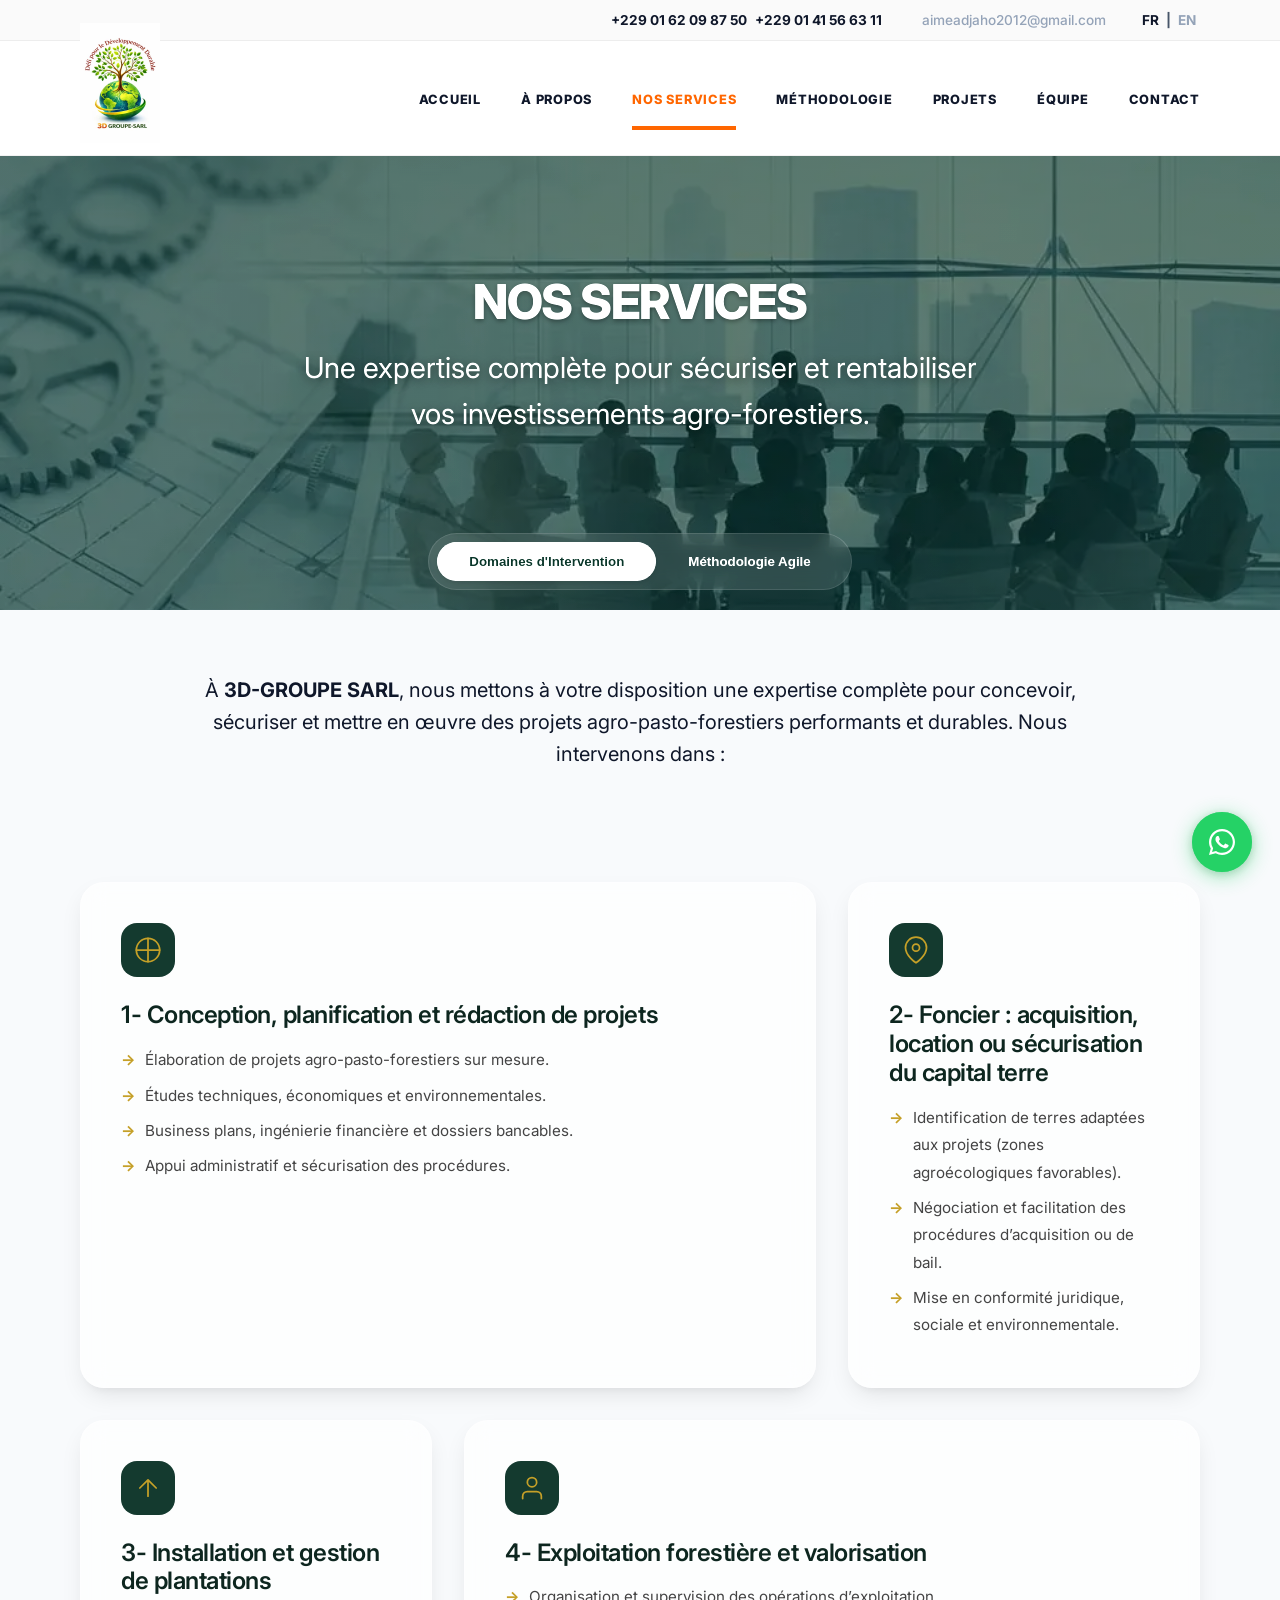
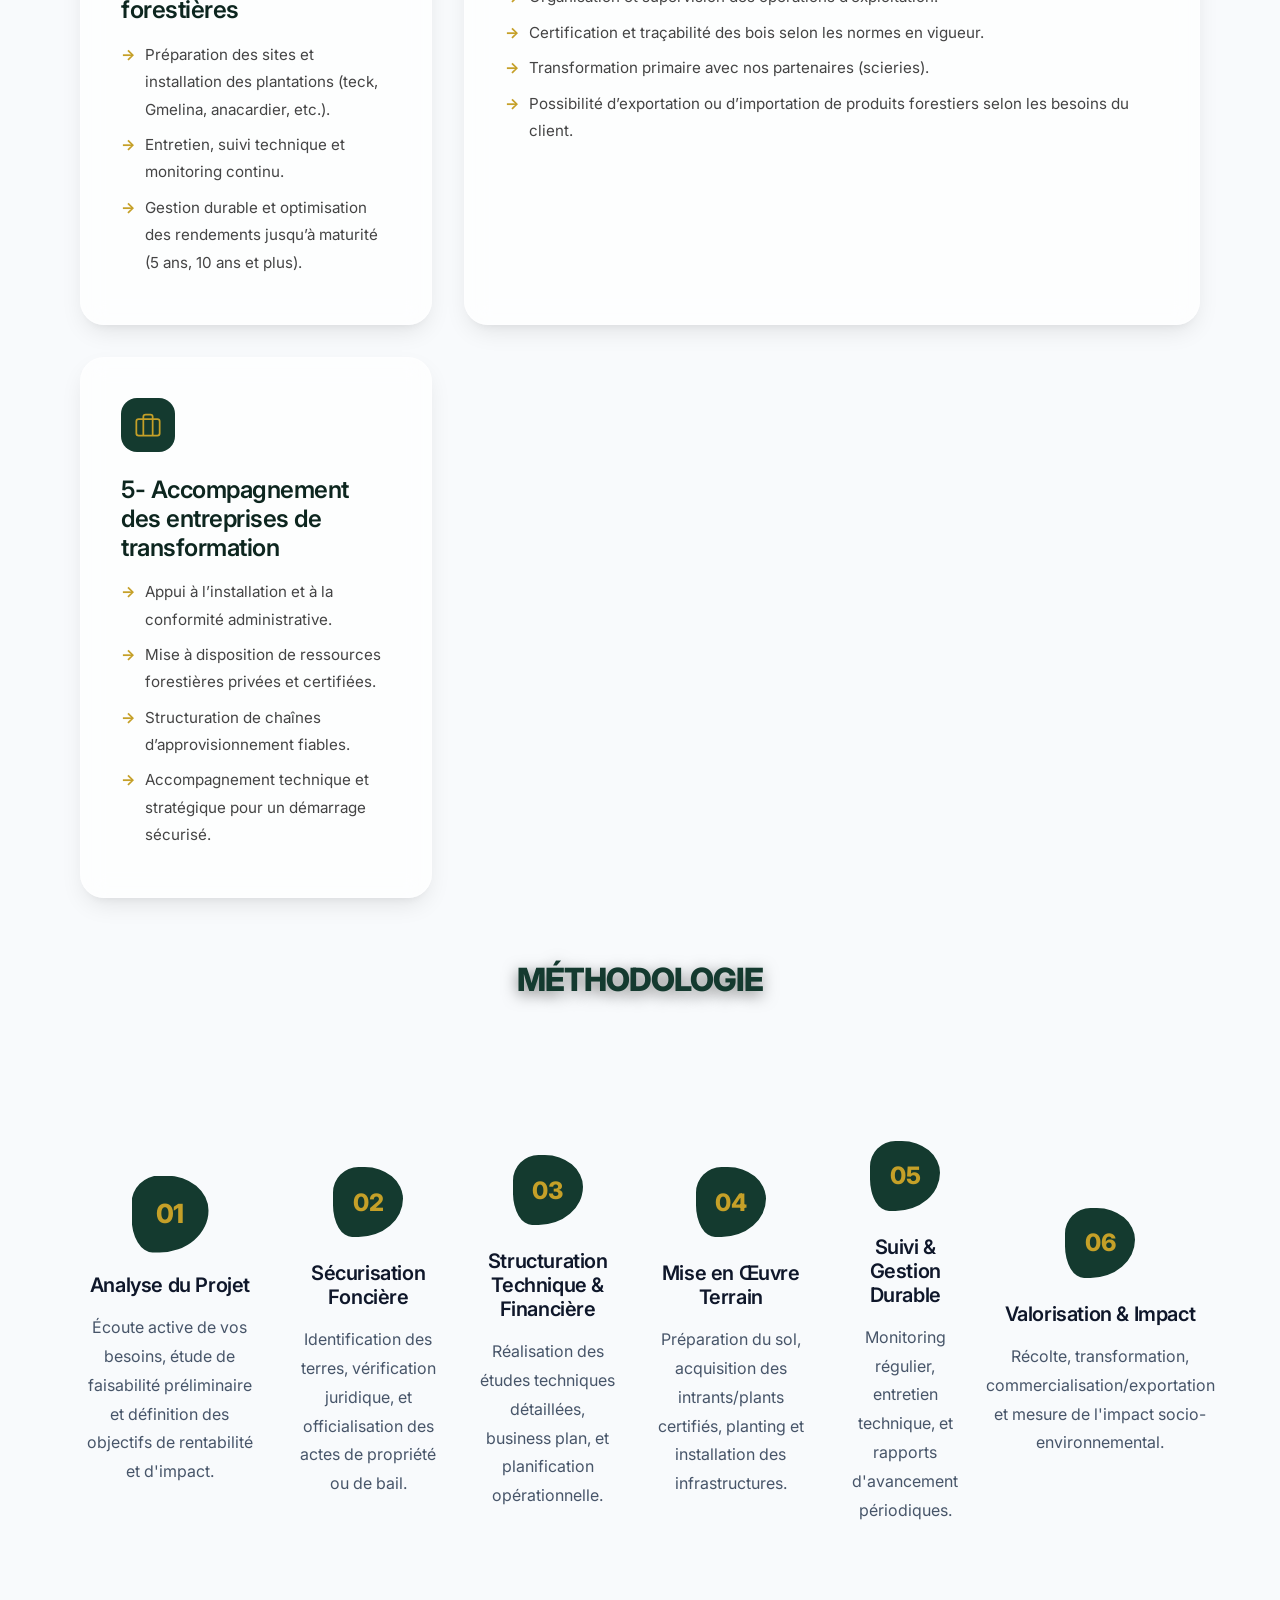
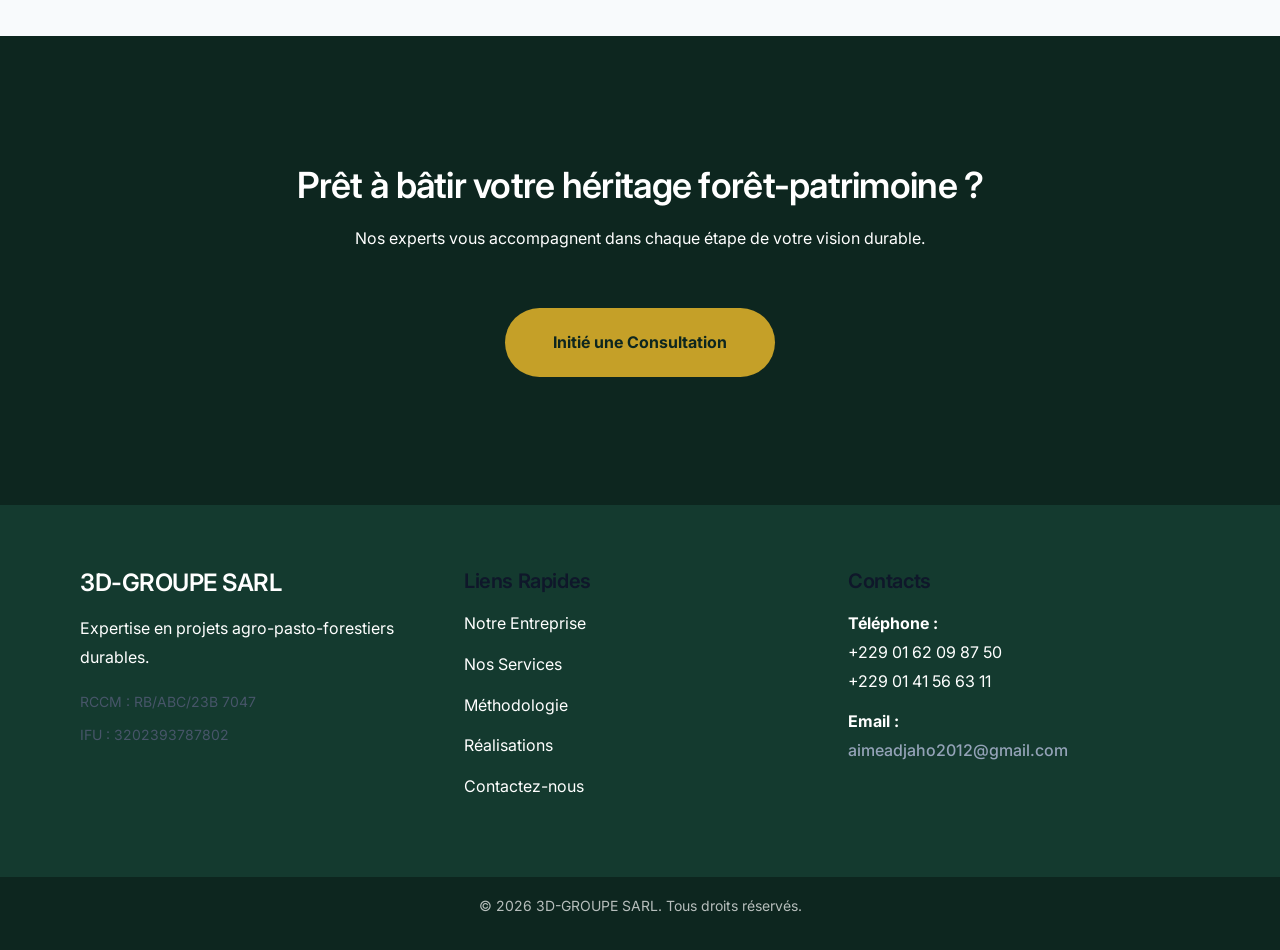
<file: services.html>
<!DOCTYPE html>
<html lang="fr">

<head>
    <meta charset="UTF-8">
    <meta name="viewport" content="width=device-width, initial-scale=1.0">
    <title>Nos Services - 3D-GROUPE SARL</title>
    <link rel="preconnect" href="https://fonts.googleapis.com">
    <link rel="preconnect" href="https://fonts.gstatic.com" crossorigin>
    <link rel="stylesheet" href="https://fonts.googleapis.com/css2?family=Inter:wght@400;500;600;700;800&display=swap">
    <link rel="stylesheet" href="assets/css/variables.css?v=3.1">
    <link rel="stylesheet" href="assets/css/style.css?v=3.1">
    <link rel="stylesheet" href="assets/css/backgrounds.css?v=3.1">
    <style>
        /* Redundant styles removed - now in style.css */
    </style>
</head>

<body>
    <header class="site-header">
        <div class="header-top">
            <div class="container top-container">
                <div class="contact-info">
                    <div class="info-item phone-numbers">
                        <a href="tel:+2290162098750" class="info-text phone-item">+229 01 62 09 87 50</a>
                        <a href="tel:+2290141566311" class="info-text phone-item">+229 01 41 56 63 11</a>
                    </div>
                    <div class="info-item">
                        <a href="mailto:aimeadjaho2012@gmail.com" class="info-text email-item">aimeadjaho2012@gmail.com</a>
                    </div>
                </div>
                <div class="header-extra">
                    <div class="lang-selector">
                        <a href="services.html" class="lang-link active">FR</a> | <a href="en/services.html"
                            class="lang-link">EN</a>
                    </div>
                </div>
            </div>
        </div>
        <div class="header-main">
            <div class="container header-container">
                <!-- Branding Section -->
                <div class="header-branding">
                    <div class="logo-box">
                        <a href="index.html">
                            <img src="assets/images/logo.webp" alt="3D-GROUPE SARL" class="logo-img">
                        </a>
                    </div>
                </div>

                <!-- Mobile Toggle -->
                <button class="mobile-menu-toggle" aria-label="Menu" aria-expanded="false">
                    <span></span>
                    <span></span>
                    <span></span>
                </button>

                <!-- Navigation -->
                <nav class="main-nav">
                    <ul class="nav-list">
                        <li><a href="index.html" class="nav-link">Accueil</a></li>
                        <li><a href="about.html" class="nav-link">À Propos</a></li>
                        <li><a href="services.html" class="nav-link active">Nos Services</a></li>
                        <li><a href="methodology.html" class="nav-link">Méthodologie</a></li>
                        <li><a href="projects.html" class="nav-link">Projets</a></li>
                        <li><a href="team.html" class="nav-link">Équipe</a></li>
                        <li><a href="contact.html" class="nav-link">Contact</a></li>
                    </ul>
                </nav>
            </div>
        </div>
    </header>

    <main class="premium-layout">
        <div class="services-hero services-hero-bg">
            <div class="container text-center relative">
                <h1 class="premium-title">Nos Services</h1>
                <p class="premium-lead">Une expertise complète pour sécuriser et rentabiliser<br> vos investissements
                    agro-forestiers.</p>



                <!-- Tab Navigation - Modern Segmented Control -->
                <div class="segmented-control">
                    <button class="segment-btn active" onclick="showTab('domaines')" id="tab-domaines">Domaines
                        d'Intervention</button>
                    <button class="segment-btn" onclick="showTab('methodologie')" id="tab-methodologie">Méthodologie
                        Agile</button>
                </div>
            </div>
        </div>

        <!-- Domaines d'intervention Section -->
        <div id="section-domaines" class="tab-content active">
            <div class="container">
                <div class="container-narrow text-center animate-fade-in"
                    style="margin-top: 4rem; margin-bottom: 3rem;">
                    <p style="font-size: 1.25rem; line-height: 1.6; color: var(--color-text);">
                        À <strong>3D-GROUPE SARL</strong>, nous mettons à votre disposition une expertise complète pour
                        concevoir, sécuriser et mettre en œuvre des projets agro-pasto-forestiers performants et
                        durables. Nous intervenons dans :
                    </p>
                </div>
                <div class="bento-grid">
                    <!-- Card 1: Conception (Large) -->
                    <div class="bento-card bento-lg glass-card reveal-up">
                        <div class="card-icon">
                            <svg viewBox="0 0 24 24" fill="none" stroke="currentColor" stroke-width="1.5">
                                <path d="M12 2v20M2 12h20" stroke-linecap="round" stroke-linejoin="round" />
                                <circle cx="12" cy="12" r="10" />
                            </svg>
                        </div>
                        <div class="card-content">
                            <h3>1- Conception, planification et rédaction de projets</h3>
                            <ul class="premium-list">
                                <li>Élaboration de projets agro-pasto-forestiers sur mesure.</li>
                                <li>Études techniques, économiques et environnementales.</li>
                                <li>Business plans, ingénierie financière et dossiers bancables.</li>
                                <li>Appui administratif et sécurisation des procédures.</li>
                            </ul>
                        </div>
                    </div>

                    <!-- Card 2: Foncier -->
                    <div class="bento-card glass-card reveal-up">
                        <div class="card-icon">
                            <svg viewBox="0 0 24 24" fill="none" stroke="currentColor" stroke-width="1.5">
                                <path d="M21 10c0 7-9 13-9 13s-9-6-9-13a9 9 0 0118 0z" stroke-linecap="round"
                                    stroke-linejoin="round" />
                                <circle cx="12" cy="10" r="3" stroke-linecap="round" stroke-linejoin="round" />
                            </svg>
                        </div>
                        <div class="card-content">
                            <h3>2- Foncier : acquisition, location ou sécurisation du capital terre</h3>
                            <ul class="premium-list">
                                <li>Identification de terres adaptées aux projets (zones agroécologiques favorables).
                                </li>
                                <li>Négociation et facilitation des procédures d’acquisition ou de bail.</li>
                                <li>Mise en conformité juridique, sociale et environnementale.</li>
                            </ul>
                        </div>
                    </div>

                    <!-- Card 3: Installation -->
                    <div class="bento-card glass-card reveal-up">
                        <div class="card-icon">
                            <svg viewBox="0 0 24 24" fill="none" stroke="currentColor" stroke-width="1.5">
                                <path d="M12 19V5m0 0l-7 7m7-7l7 7" stroke-linecap="round" stroke-linejoin="round" />
                            </svg>
                        </div>
                        <div class="card-content">
                            <h3>3- Installation et gestion de plantations forestières</h3>
                            <ul class="premium-list">
                                <li>Préparation des sites et installation des plantations (teck, Gmelina, anacardier,
                                    etc.).</li>
                                <li>Entretien, suivi technique et monitoring continu.</li>
                                <li>Gestion durable et optimisation des rendements jusqu’à maturité (5 ans, 10 ans et
                                    plus).</li>
                            </ul>
                        </div>
                    </div>

                    <!-- Card 4: Exploitation & Valo (Large) -->
                    <!-- Card 4: Exploitation (Large) -->
                    <div class="bento-card bento-lg glass-card reveal-up">
                        <div class="card-icon">
                            <svg viewBox="0 0 24 24" fill="none" stroke="currentColor" stroke-width="1.5">
                                <path d="M20 21v-2a4 4 0 00-4-4H8a4 4 0 00-4 4v2" stroke-linecap="round"
                                    stroke-linejoin="round" />
                                <circle cx="12" cy="7" r="4" stroke-linecap="round" stroke-linejoin="round" />
                            </svg>
                        </div>
                        <div class="card-content">
                            <h3>4- Exploitation forestière et valorisation</h3>
                            <ul class="premium-list">
                                <li>Organisation et supervision des opérations d’exploitation.</li>
                                <li>Certification et traçabilité des bois selon les normes en vigueur.</li>
                                <li>Transformation primaire avec nos partenaires (scieries).</li>
                                <li>Possibilité d’exportation ou d’importation de produits forestiers selon les besoins
                                    du client.</li>
                            </ul>
                        </div>
                    </div>

                    <!-- Card 5: Accompagnement -->
                    <div class="bento-card glass-card reveal-up">
                        <div class="card-icon">
                            <svg viewBox="0 0 24 24" fill="none" stroke="currentColor" stroke-width="1.5">
                                <rect x="2" y="7" width="20" height="14" rx="2" ry="2" />
                                <path d="M16 21V5a2 2 0 00-2-2h-4a2 2 0 00-2 2v16" />
                            </svg>
                        </div>
                        <div class="card-content">
                            <h3>5- Accompagnement des entreprises de transformation</h3>
                            <ul class="premium-list">
                                <li>Appui à l’installation et à la conformité administrative.</li>
                                <li>Mise à disposition de ressources forestières privées et certifiées.</li>
                                <li>Structuration de chaînes d’approvisionnement fiables.</li>
                                <li>Accompagnement technique et stratégique pour un démarrage sécurisé.</li>
                            </ul>
                        </div>
                    </div>
                </div>
            </div>
        </div>

        <!-- Methodology Section -->
        <div id="section-methodologie" class="tab-content active">
            <div class="container">
                <div class="text-center animate-fade-in" style="margin-bottom: 3rem;">
                    <h2 class="premium-title" style="font-size: 2rem;">Méthodologie</h2>
                </div>
                <div class="methodology-stepper">
                    <div class="step-item active">
                        <div class="step-blob">01</div>
                        <div class="step-info">
                            <h4>Analyse du Projet</h4>
                            <p>Écoute active de vos besoins, étude de faisabilité préliminaire et définition des
                                objectifs de rentabilité et d'impact.</p>
                        </div>
                    </div>
                    <div class="step-spacer"></div>
                    <div class="step-item">
                        <div class="step-blob">02</div>
                        <div class="step-info">
                            <h4>Sécurisation Foncière</h4>
                            <p>Identification des terres, vérification juridique, et officialisation des actes de
                                propriété ou de bail.</p>
                        </div>
                    </div>
                    <div class="step-spacer"></div>
                    <div class="step-item">
                        <div class="step-blob">03</div>
                        <div class="step-info">
                            <h4>Structuration Technique & Financière</h4>
                            <p>Réalisation des études techniques détaillées, business plan, et planification
                                opérationnelle.</p>
                        </div>
                    </div>
                    <div class="step-spacer"></div>
                    <div class="step-item">
                        <div class="step-blob">04</div>
                        <div class="step-info">
                            <h4>Mise en Œuvre Terrain</h4>
                            <p>Préparation du sol, acquisition des intrants/plants certifiés, planting et installation
                                des infrastructures.</p>
                        </div>
                    </div>
                    <div class="step-spacer"></div>
                    <div class="step-item">
                        <div class="step-blob">05</div>
                        <div class="step-info">
                            <h4>Suivi & Gestion Durable</h4>
                            <p>Monitoring régulier, entretien technique, et rapports d'avancement périodiques.</p>
                        </div>
                    </div>
                    <div class="step-spacer"></div>
                    <div class="step-item">
                        <div class="step-blob">06</div>
                        <div class="step-info">
                            <h4>Valorisation & Impact</h4>
                            <p>Récolte, transformation, commercialisation/exportation et mesure de l'impact
                                socio-environnemental.</p>
                        </div>
                    </div>
                </div>
            </div>
        </div>

        <section class="premium-cta">
            <div class="container text-center">
                <h2>Prêt à bâtir votre héritage forêt-patrimoine ?</h2>
                <p>Nos experts vous accompagnent dans chaque étape de votre vision durable.</p>
                <a href="contact.html" class="cta-modern-btn">Initié une Consultation</a>
            </div>
        </section>
    </main>

    <footer class="site-footer">
        <div class="container footer-grid">
            <div class="footer-col">
                <h3 class="footer-logo">3D-GROUPE SARL</h3>
                <p>Expertise en projets agro-pasto-forestiers durables.</p>
                <div class="legal-info">
                    <p><small>RCCM : RB/ABC/23B 7047</small></p>
                    <p><small>IFU : 3202393787802</small></p>
                </div>
            </div>

            <div class="footer-col">
                <h4>Liens Rapides</h4>
                <ul class="footer-links">
                    <li><a href="about.html">Notre Entreprise</a></li>
                    <li><a href="services.html">Nos Services</a></li>
                    <li><a href="methodology.html">Méthodologie</a></li>
                    <li><a href="projects.html">Réalisations</a></li>
                    <li><a href="contact.html">Contactez-nous</a></li>
                </ul>
            </div>

            <div class="footer-col">
                <h4>Contacts</h4>
                <ul class="contact-list">
                    <li>
                        <strong>Téléphone :</strong><br>
                        <a href="tel:+2290162098750" class="phone-item">+229 01 62 09 87 50</a><br>
                        <a href="tel:+2290141566311" class="phone-item">+229 01 41 56 63 11</a>
                    </li>
                    <li>
                        <strong>Email :</strong><br>
                        <a href="mailto:aimeadjaho2012@gmail.com" class="email-item">aimeadjaho2012@gmail.com</a>
                    </li>
                </ul>
            </div>
        </div>
        <div class="footer-bottom text-center">
            <p>&copy; <a href="admin.html" class="footer-year">2026</a> 3D-GROUPE SARL. Tous droits réservés.</p>
        </div>
    </footer>
    <a href="https://wa.me/2290162098750?text=Bonjour%203D-GROUPE%20SARL%2C%20je%20souhaite%20des%20informations%20sur%20un%20projet." class="whatsapp-float" target="_blank" rel="noopener" aria-label="Discuter sur WhatsApp" title="Discuter sur WhatsApp"><svg viewBox="0 0 32 32" width="30" height="30" aria-hidden="true" fill="currentColor"><path d="M16.04 3C8.86 3 3.02 8.83 3.02 16c0 2.3.6 4.54 1.75 6.52L3 29l6.65-1.74A13 13 0 0 0 16.04 29C23.2 29 29 23.17 29 16S23.2 3 16.04 3Zm0 23.8c-1.98 0-3.92-.53-5.61-1.53l-.4-.24-3.95 1.03 1.05-3.84-.26-.4A10.76 10.76 0 0 1 5.24 16c0-5.95 4.85-10.8 10.8-10.8 5.94 0 10.77 4.85 10.77 10.8 0 5.96-4.83 10.8-10.77 10.8Zm5.92-8.08c-.32-.16-1.92-.95-2.22-1.06-.3-.11-.51-.16-.73.16-.21.32-.84 1.06-1.03 1.27-.19.22-.38.24-.7.08-.32-.16-1.37-.5-2.6-1.6-.96-.86-1.61-1.92-1.8-2.24-.19-.32-.02-.5.14-.66.15-.14.32-.38.48-.57.16-.19.21-.32.32-.54.11-.21.05-.4-.03-.56-.08-.16-.73-1.76-1-2.4-.26-.63-.53-.55-.73-.56h-.62c-.21 0-.56.08-.86.4-.3.32-1.13 1.1-1.13 2.7 0 1.58 1.16 3.12 1.32 3.33.16.22 2.28 3.48 5.52 4.88.77.33 1.37.53 1.84.68.77.25 1.48.21 2.03.13.62-.09 1.92-.78 2.19-1.54.27-.76.27-1.4.19-1.54-.08-.13-.29-.21-.61-.37Z"/></svg></a>
    <script src="assets/js/store.js?v=3.5" defer></script>
    <script src="assets/js/main.js?v=3.1" defer></script>
    <script>
        function showTab(tabName) {
            // Mettre a jour le bouton actif
            const tabButtons = document.querySelectorAll('.segment-btn');
            tabButtons.forEach(btn => btn.classList.remove('active'));
            const activeBtn = document.getElementById('tab-' + tabName);
            if (activeBtn) activeBtn.classList.add('active');

            // S'assurer que les sections sont affichees
            const tabContents = document.querySelectorAll('.tab-content');
            tabContents.forEach(c => {
                c.classList.add('active');
                c.style.display = 'block';
            });

            // Descendre fluidement vers la section demandee avec compensation header
            const target = document.getElementById('section-' + tabName);
            if (target) {
                target.scrollIntoView({
                    behavior: 'smooth',
                    block: 'start'
                });
            }
        }

        // Mise a jour automatique du bouton actif lors du defilement
        window.addEventListener('scroll', () => {
            const domaines = document.getElementById('section-domaines');
            const methodo = document.getElementById('section-methodologie');
            const tabDomaines = document.getElementById('tab-domaines');
            const tabMethodo = document.getElementById('tab-methodologie');

            if (!domaines || !methodo || !tabDomaines || !tabMethodo) return;

            const scrollPos = window.scrollY + 180;
            const methodoTop = methodo.offsetTop;

            if (scrollPos >= methodoTop) {
                tabMethodo.classList.add('active');
                tabDomaines.classList.remove('active');
            } else {
                tabDomaines.classList.add('active');
                tabMethodo.classList.remove('active');
            }
        }, { passive: true });
    </script>
</body>

</html>
</file>
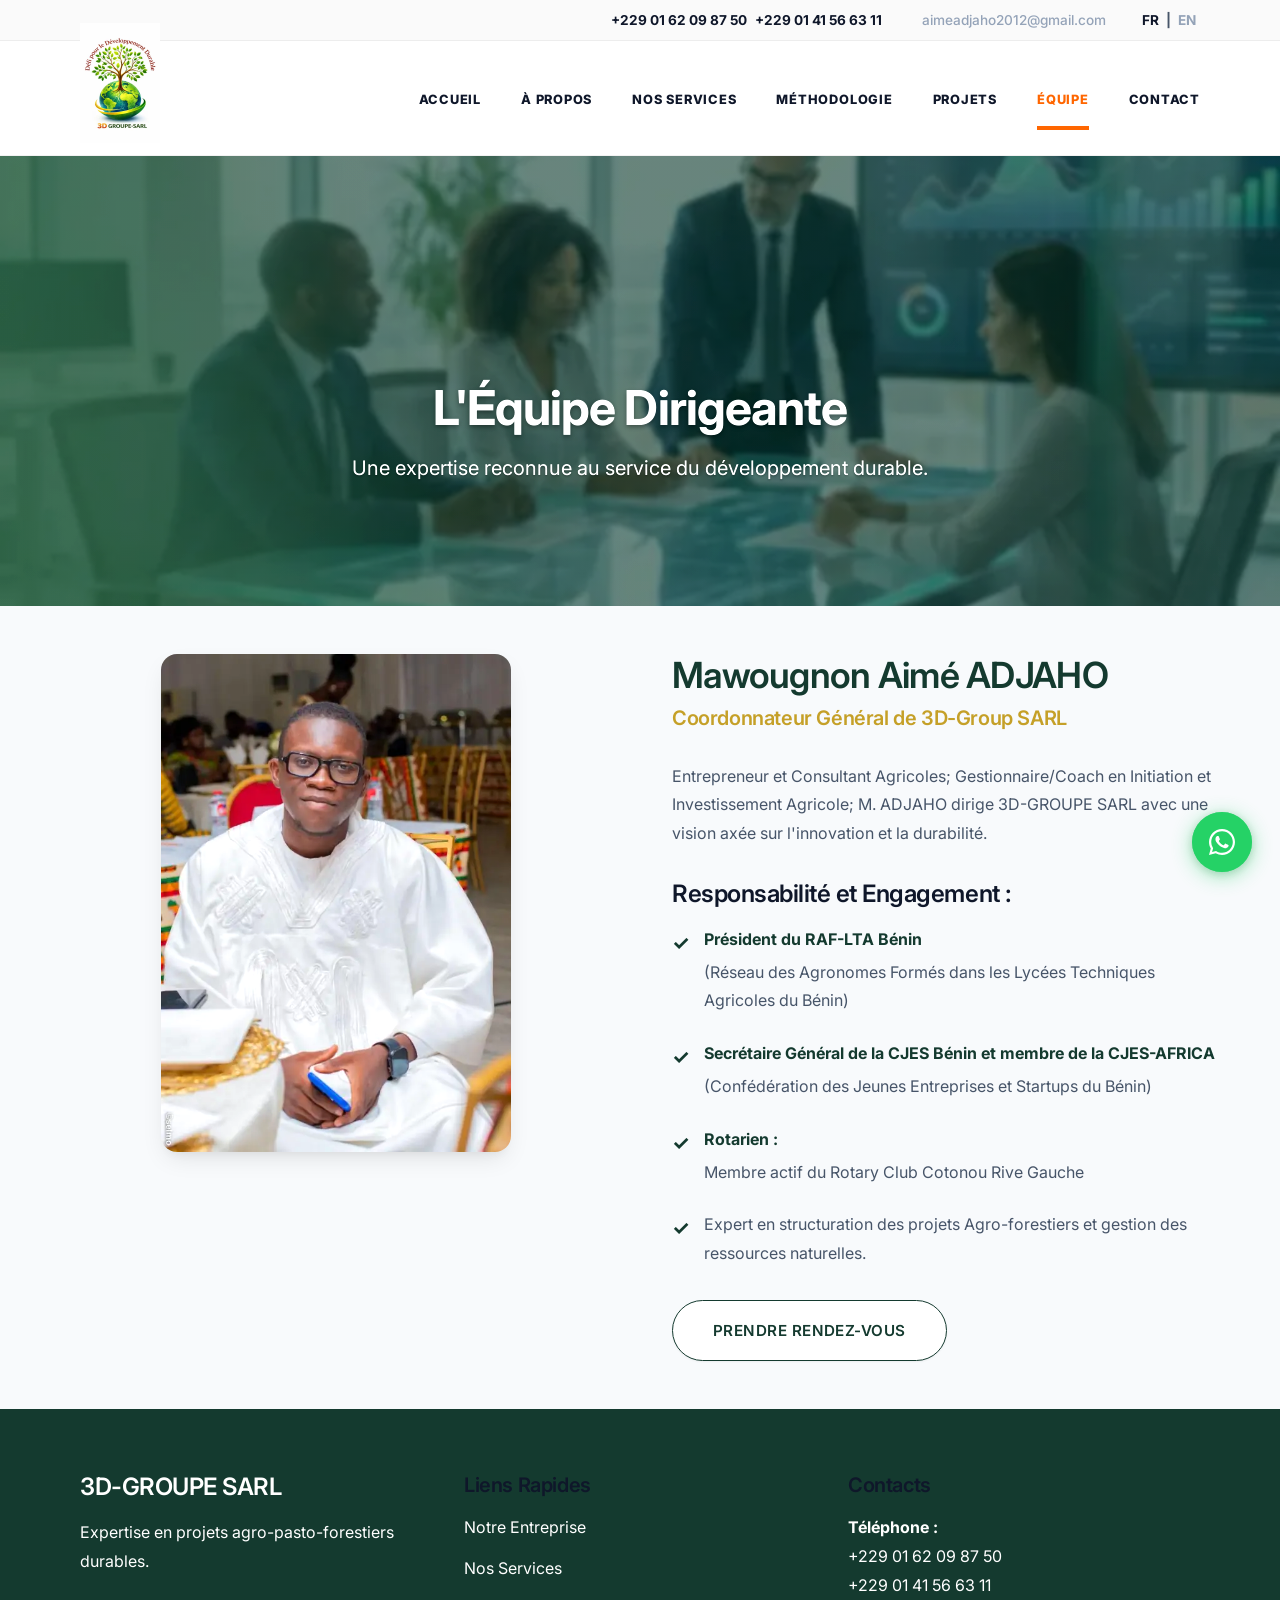
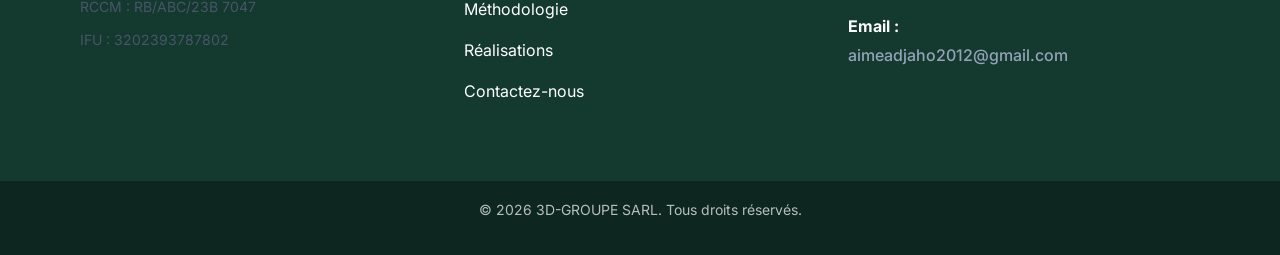
<file: team.html>
<!DOCTYPE html>
<html lang="fr">

<head>
    <meta charset="UTF-8">
    <meta name="viewport" content="width=device-width, initial-scale=1.0">
    <title>Notre Équipe - 3D-GROUPE SARL</title>
    <link rel="preconnect" href="https://fonts.googleapis.com">
    <link rel="preconnect" href="https://fonts.gstatic.com" crossorigin>
    <link rel="stylesheet" href="https://fonts.googleapis.com/css2?family=Inter:wght@400;500;600;700;800&display=swap">
    <link rel="stylesheet" href="assets/css/variables.css?v=3.1">
    <link rel="stylesheet" href="assets/css/style.css?v=3.1">
    <link rel="stylesheet" href="assets/css/backgrounds.css?v=3.1">
</head>

<body>
    <header class="site-header">
        <div class="header-top">
            <div class="container top-container">
                <div class="contact-info">
                    <div class="info-item phone-numbers">
                        <a href="tel:+2290162098750" class="info-text phone-item">+229 01 62 09 87 50</a>
                        <a href="tel:+2290141566311" class="info-text phone-item">+229 01 41 56 63 11</a>
                    </div>
                    <div class="info-item">
                        <a href="mailto:aimeadjaho2012@gmail.com" class="info-text email-item">aimeadjaho2012@gmail.com</a>
                    </div>
                </div>
                <div class="header-extra">
                    <div class="lang-selector">
                        <a href="team.html" class="lang-link active">FR</a> | <a href="en/team.html"
                            class="lang-link">EN</a>
                    </div>
                </div>
            </div>
        </div>
        <div class="header-main">
            <div class="container header-container">
                <!-- Branding Section -->
                <div class="header-branding">
                    <div class="logo-box">
                        <a href="index.html">
                            <img src="assets/images/logo.webp" alt="3D-GROUPE SARL" class="logo-img">
                        </a>
                    </div>
                </div>

                <!-- Mobile Toggle -->
                <button class="mobile-menu-toggle" aria-label="Menu" aria-expanded="false">
                    <span></span>
                    <span></span>
                    <span></span>
                </button>

                <!-- Navigation -->
                <nav class="main-nav">
                    <ul class="nav-list">
                        <li><a href="index.html" class="nav-link">Accueil</a></li>
                        <li><a href="about.html" class="nav-link">À Propos</a></li>
                        <li><a href="services.html" class="nav-link">Nos Services</a></li>
                        <li><a href="methodology.html" class="nav-link">Méthodologie</a></li>
                        <li><a href="projects.html" class="nav-link">Projets</a></li>
                        <li><a href="team.html" class="nav-link active">Équipe</a></li>
                        <li><a href="contact.html" class="nav-link">Contact</a></li>
                    </ul>
                </nav>
            </div>
        </div>
    </header>

    <main>
        <div class="section team-hero-bg text-center animate-fade-in">
            <div class="container">
                <h1>L'Équipe Dirigeante</h1>
                <p class="lead-text">Une expertise reconnue au service du développement durable.</p>
            </div>
        </div>

        <section class="section container">
            <div class="split-layout" style="align-items: start;">
                <div class="image-content reveal-right" style="display: flex; justify-content: center;">
                    <!-- Portrait -->
                    <div class="team-photo-container"
                        style="max-width: 350px; border-radius: var(--radius-md); overflow: hidden; box-shadow: var(--shadow-lg);">
                        <img loading="lazy" decoding="async" src="assets/images/aime_adjaho.webp" alt="Mawougnon Aimé ADJAHO"
                            style="width: 100%; display: block; filter: brightness(1.05);">
                    </div>
                </div>
                <div class="text-content reveal-up">
                    <h2 class="text-primary">Mawougnon Aimé ADJAHO</h2>
                    <h4 class="text-accent" style="margin-top: -0.5rem; margin-bottom: 2rem;">Coordonnateur Général de
                        3D-Group SARL</h4>

                    <p>Entrepreneur et Consultant Agricoles; Gestionnaire/Coach en Initiation et Investissement
                        Agricole; M. ADJAHO dirige 3D-GROUPE SARL avec une vision axée sur l'innovation et la
                        durabilité.</p>

                    <h3 style="margin-top: 2rem;">Responsabilité et Engagement :</h3>
                    <ul class="check-list">
                        <li>
                            <strong>Président du RAF-LTA Bénin</strong>
                            (Réseau des Agronomes Formés dans les Lycées Techniques Agricoles du Bénin)
                        </li>
                        <li>
                            <strong>Secrétaire Général de la CJES Bénin et membre de la CJES-AFRICA</strong>
                            (Confédération des Jeunes Entreprises et Startups du Bénin)
                        </li>
                        <li>
                            <strong>Rotarien :</strong> Membre actif du Rotary Club Cotonou Rive Gauche
                        </li>
                        <li>
                            Expert en structuration des projets Agro-forestiers et gestion des ressources naturelles.
                        </li>
                    </ul>

                    <div style="margin-top: 2rem;">
                        <a href="contact.html" class="btn btn-secondary reveal-up delay-1">Prendre rendez-vous</a>
                    </div>
                </div>
            </div>
        </section>
    </main>

    <footer class="site-footer">
        <div class="container footer-grid">
            <div class="footer-col">
                <h3 class="footer-logo">3D-GROUPE SARL</h3>
                <p>Expertise en projets agro-pasto-forestiers durables.</p>
                <div class="legal-info">
                    <p><small>RCCM : RB/ABC/23B 7047</small></p>
                    <p><small>IFU : 3202393787802</small></p>
                </div>
            </div>

            <div class="footer-col">
                <h4>Liens Rapides</h4>
                <ul class="footer-links">
                    <li><a href="about.html">Notre Entreprise</a></li>
                    <li><a href="services.html">Nos Services</a></li>
                    <li><a href="methodology.html">Méthodologie</a></li>
                    <li><a href="projects.html">Réalisations</a></li>
                    <li><a href="contact.html">Contactez-nous</a></li>
                </ul>
            </div>

            <div class="footer-col">
                <h4>Contacts</h4>
                <ul class="contact-list">
                    <li>
                        <strong>Téléphone :</strong><br>
                        <a href="tel:+2290162098750" class="phone-item">+229 01 62 09 87 50</a><br>
                        <a href="tel:+2290141566311" class="phone-item">+229 01 41 56 63 11</a>
                    </li>
                    <li>
                        <strong>Email :</strong><br>
                        <a href="mailto:aimeadjaho2012@gmail.com" class="email-item">aimeadjaho2012@gmail.com</a>
                    </li>
                </ul>
            </div>
        </div>
        <div class="footer-bottom text-center">
            <p>&copy; <a href="admin.html" class="footer-year">2026</a> 3D-GROUPE SARL. Tous droits réservés.</p>
        </div>
    </footer>
    <a href="https://wa.me/2290162098750?text=Bonjour%203D-GROUPE%20SARL%2C%20je%20souhaite%20des%20informations%20sur%20un%20projet." class="whatsapp-float" target="_blank" rel="noopener" aria-label="Discuter sur WhatsApp" title="Discuter sur WhatsApp"><svg viewBox="0 0 32 32" width="30" height="30" aria-hidden="true" fill="currentColor"><path d="M16.04 3C8.86 3 3.02 8.83 3.02 16c0 2.3.6 4.54 1.75 6.52L3 29l6.65-1.74A13 13 0 0 0 16.04 29C23.2 29 29 23.17 29 16S23.2 3 16.04 3Zm0 23.8c-1.98 0-3.92-.53-5.61-1.53l-.4-.24-3.95 1.03 1.05-3.84-.26-.4A10.76 10.76 0 0 1 5.24 16c0-5.95 4.85-10.8 10.8-10.8 5.94 0 10.77 4.85 10.77 10.8 0 5.96-4.83 10.8-10.77 10.8Zm5.92-8.08c-.32-.16-1.92-.95-2.22-1.06-.3-.11-.51-.16-.73.16-.21.32-.84 1.06-1.03 1.27-.19.22-.38.24-.7.08-.32-.16-1.37-.5-2.6-1.6-.96-.86-1.61-1.92-1.8-2.24-.19-.32-.02-.5.14-.66.15-.14.32-.38.48-.57.16-.19.21-.32.32-.54.11-.21.05-.4-.03-.56-.08-.16-.73-1.76-1-2.4-.26-.63-.53-.55-.73-.56h-.62c-.21 0-.56.08-.86.4-.3.32-1.13 1.1-1.13 2.7 0 1.58 1.16 3.12 1.32 3.33.16.22 2.28 3.48 5.52 4.88.77.33 1.37.53 1.84.68.77.25 1.48.21 2.03.13.62-.09 1.92-.78 2.19-1.54.27-.76.27-1.4.19-1.54-.08-.13-.29-.21-.61-.37Z"/></svg></a>
    <script src="assets/js/store.js?v=3.5" defer></script>
    <script src="assets/js/main.js?v=3.1" defer></script>
</body>

</html>
</file>
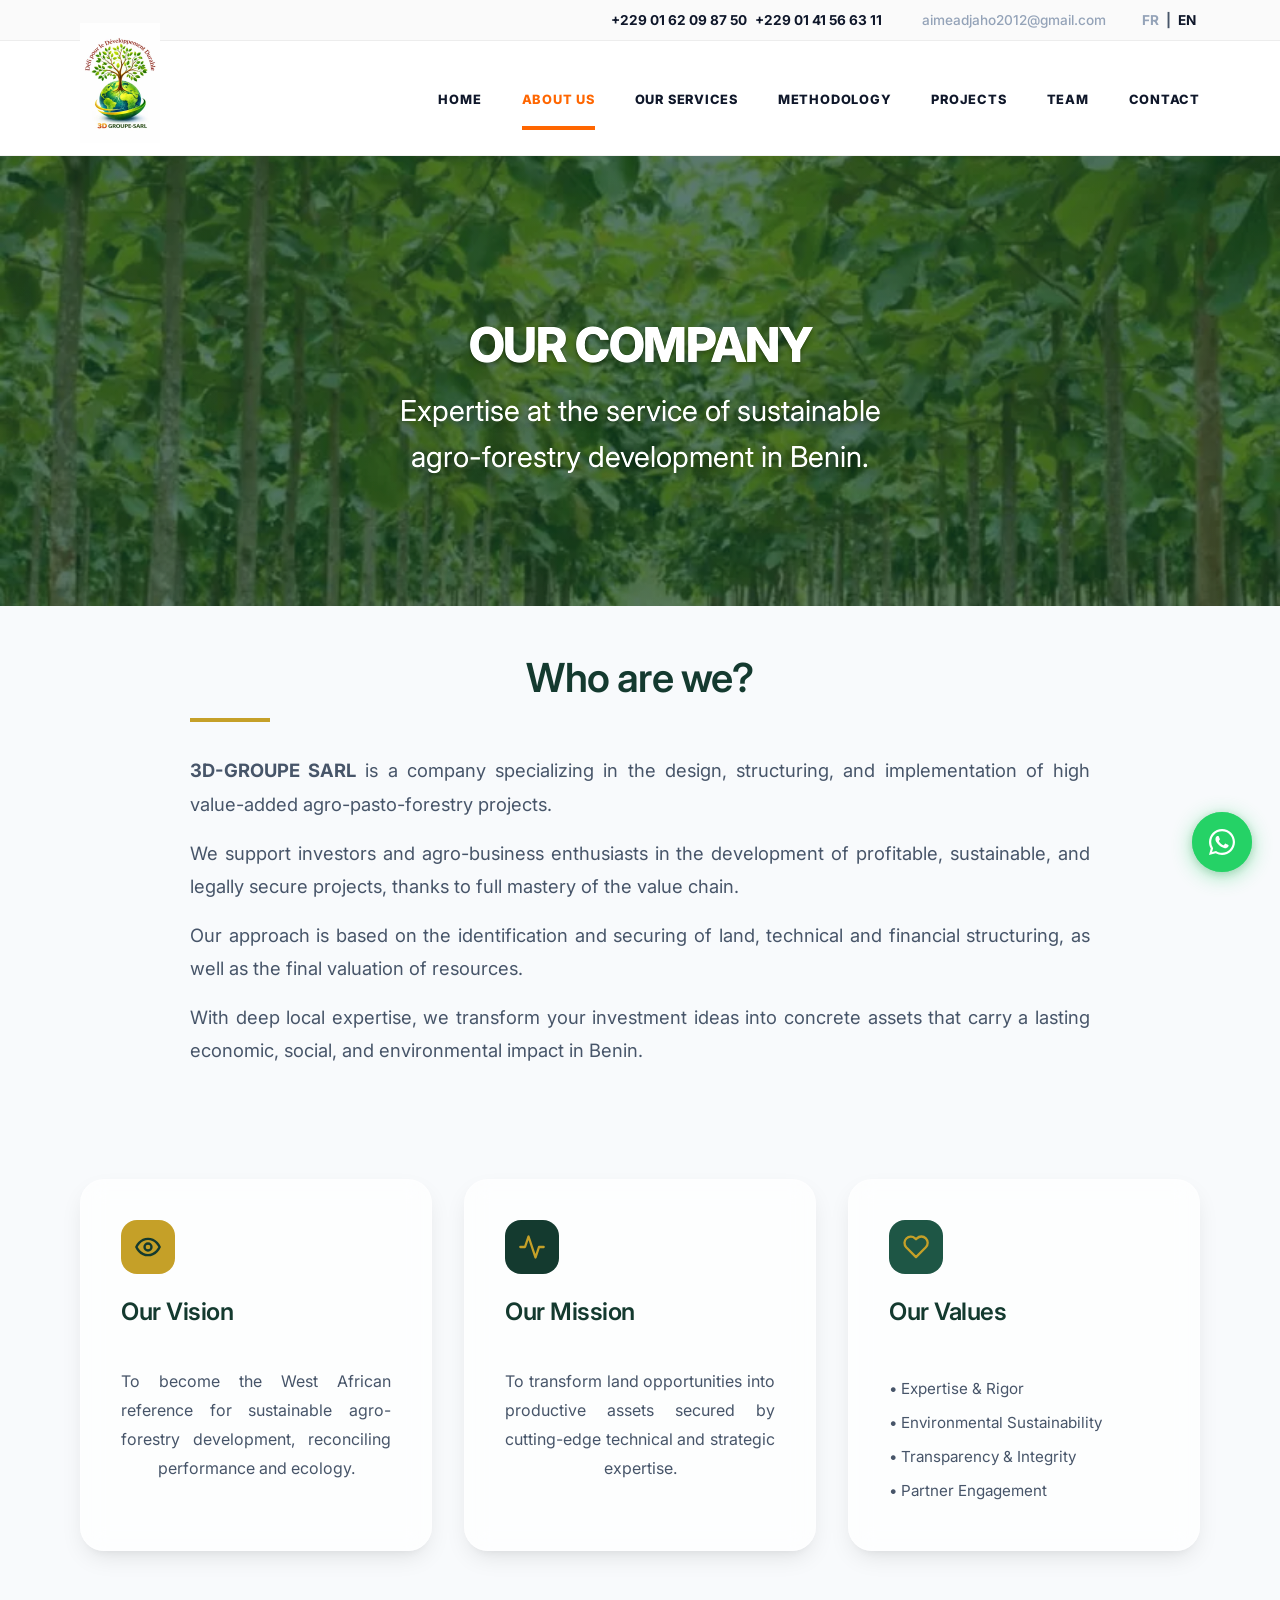
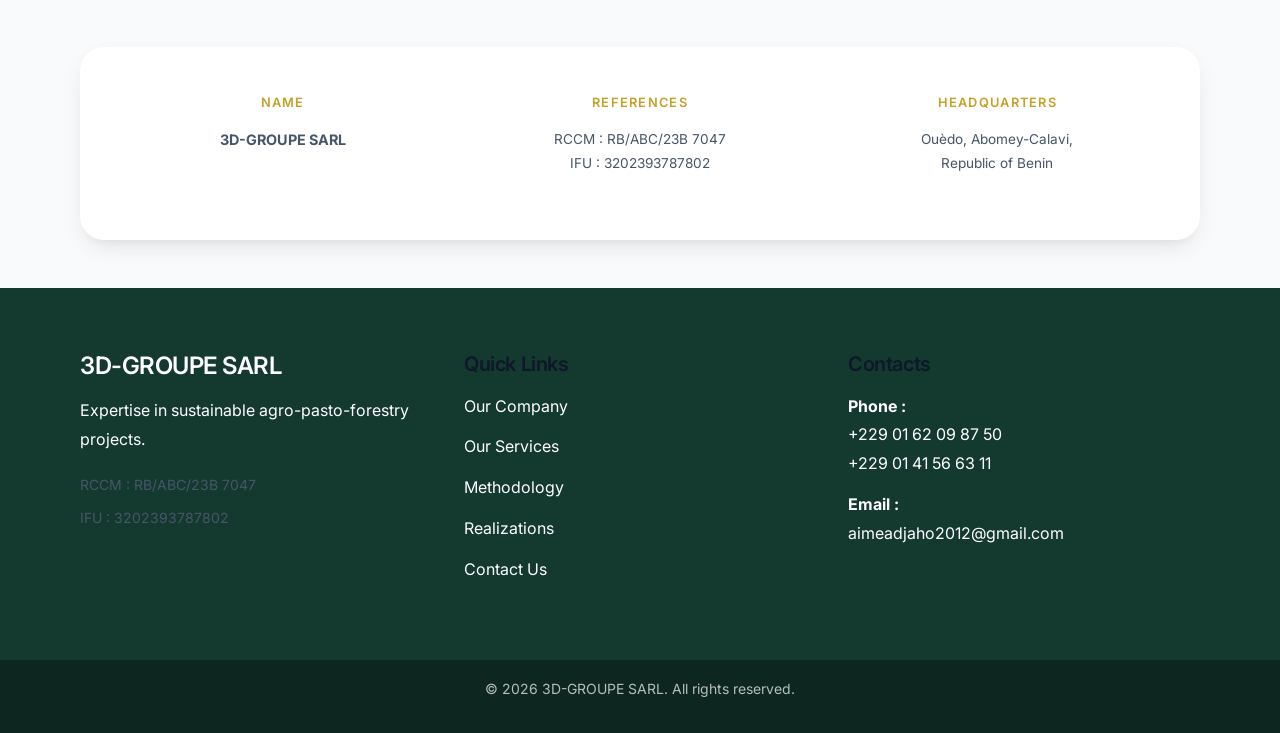
<file: en/about.html>
<!DOCTYPE html>
<html lang="en">

<head>
    <meta charset="UTF-8">
    <meta name="viewport" content="width=device-width, initial-scale=1.0">
    <title>About Us - 3D-GROUPE SARL</title>
    <meta name="description"
        content="Discover 3D-GROUPE SARL, a consulting and agricultural support firm in Benin. Our mission, our vision, and our values.">

    <!-- CSS -->
    <link rel="preconnect" href="https://fonts.googleapis.com">
    <link rel="preconnect" href="https://fonts.gstatic.com" crossorigin>
    <link rel="stylesheet" href="https://fonts.googleapis.com/css2?family=Inter:wght@400;500;600;700;800&display=swap">
    <link rel="stylesheet" href="../assets/css/variables.css?v=3.1">
    <link rel="stylesheet" href="../assets/css/style.css?v=3.1">
    <link rel="stylesheet" href="../assets/css/backgrounds.css?v=3.1">
</head>

<body>

    <!-- Header -->
    <header class="site-header">
        <div class="header-top">
            <div class="container top-container">
                <div class="contact-info">
                    <div class="info-item phone-numbers">
                        <a href="tel:+2290162098750" class="info-text phone-item">+229 01 62 09 87 50</a>
                        <a href="tel:+2290141566311" class="info-text phone-item">+229 01 41 56 63 11</a>
                    </div>
                    <div class="info-item">
                        <a href="mailto:aimeadjaho2012@gmail.com" class="info-text email-item">aimeadjaho2012@gmail.com</a>
                    </div>
                </div>
                <div class="header-extra">
                    <div class="lang-selector">
                        <a href="../about.html" class="lang-link">FR</a> | <a href="about.html"
                            class="lang-link active">EN</a>
                    </div>
                </div>
            </div>
        </div>
        <div class="header-main">
            <div class="container header-container">
                <!-- Branding Section -->
                <div class="header-branding">
                    <div class="logo-box">
                        <a href="index.html">
                            <img src="../assets/images/logo.webp" alt="3D-GROUPE SARL" class="logo-img">
                        </a>
                    </div>
                </div>

                <!-- Mobile Toggle -->
                <button class="mobile-menu-toggle" aria-label="Menu" aria-expanded="false">
                    <span></span>
                    <span></span>
                    <span></span>
                </button>

                <!-- Navigation -->
                <nav class="main-nav">
                    <ul class="nav-list">
                        <li><a href="index.html" class="nav-link">Home</a></li>
                        <li><a href="about.html" class="nav-link active">About Us</a></li>
                        <li><a href="services.html" class="nav-link">Our Services</a></li>
                        <li><a href="methodology.html" class="nav-link">Methodology</a></li>
                        <li><a href="projects.html" class="nav-link">Projects</a></li>
                        <li><a href="team.html" class="nav-link">Team</a></li>
                        <li><a href="contact.html" class="nav-link">Contact</a></li>
                    </ul>
                </nav>
            </div>
        </div>
    </header>

    <main class="premium-layout">
        <!-- Page Header -->
        <div class="services-hero about-hero-bg text-center">
            <div class="container">
                <h1 class="premium-title">Our Company</h1>
                <p class="premium-lead">Expertise at the service of sustainable<br> agro-forestry development in Benin.
                </p>
            </div>
        </div>

        <!-- Manifesto Section -->
        <section class="section">
            <div class="container">
                <div class="container-narrow text-center">
                    <h2 class="section-title-modern">Who are we?</h2>
                    <div class="premium-description" style="font-size: 1.15rem; line-height: 1.8; text-align: justify;">
                        <p><strong>3D-GROUPE SARL</strong> is a company specializing in the design, structuring, and
                            implementation of high value-added agro-pasto-forestry projects.</p>
                        <p>We support investors and agro-business enthusiasts in the development of profitable,
                            sustainable, and legally secure projects, thanks to full mastery of the value chain.</p>
                        <p>Our approach is based on the identification and securing of land, technical and financial
                            structuring, as well as the final valuation of resources.</p>
                        <p>With deep local expertise, we transform your investment ideas into concrete assets that carry
                            a lasting economic, social, and environmental impact in Benin.</p>
                    </div>
                </div>
            </div>
        </section>

        <!-- DNA Section -->
        <section class="section bg-light">
            <div class="container">
                <div class="grid-3">
                    <!-- Vision -->
                    <div class="glass-card-premium reveal-up">
                        <div class="card-icon" style="background: var(--color-accent); color: var(--color-primary);">
                            <svg width="24" height="24" viewBox="0 0 24 24" fill="none" stroke="currentColor"
                                stroke-width="2" stroke-linecap="round" stroke-linejoin="round">
                                <path d="M2 12s3-7 10-7 10 7 10 7-3 7-10 7-10-7-10-7z" />
                                <circle cx="12" cy="12" r="3" />
                            </svg>
                        </div>
                        <h3 class="text-primary">Our Vision</h3>
                        <p style="text-align: justify; text-align-last: center; text-justify: inter-word;">To become the
                            West African reference for sustainable agro-forestry development, reconciling performance
                            and ecology.</p>
                    </div>

                    <!-- Mission -->
                    <div class="glass-card-premium reveal-up delay-1">
                        <div class="card-icon">
                            <svg width="24" height="24" viewBox="0 0 24 24" fill="none" stroke="currentColor"
                                stroke-width="2" stroke-linecap="round" stroke-linejoin="round">
                                <polyline points="22 12 18 12 15 21 9 3 6 12 2 12" />
                            </svg>
                        </div>
                        <h3 class="text-primary">Our Mission</h3>
                        <p style="text-align: justify; text-align-last: center; text-justify: inter-word;">To transform
                            land opportunities into productive assets secured by cutting-edge technical and strategic
                            expertise.</p>
                    </div>

                    <!-- Values -->
                    <div class="glass-card-premium reveal-up delay-2">
                        <div class="card-icon" style="background: var(--color-primary-light);">
                            <svg width="24" height="24" viewBox="0 0 24 24" fill="none" stroke="currentColor"
                                stroke-width="2" stroke-linecap="round" stroke-linejoin="round">
                                <path
                                    d="M20.42 4.58a5.4 5.4 0 0 0-7.63 0L12 5.38l-.79-.8a5.4 5.4 0 0 0-7.63 7.63l8.42 8.42 8.42-8.42a5.4 5.4 0 0 0 0-7.63z" />
                            </svg>
                        </div>
                        <h3 class="text-primary">Our Values</h3>
                        <ul style="list-style: none; padding: 0; margin-top: 0.5rem; font-size: 0.95rem;">
                            <li style="margin-bottom: 0.4rem;">• Expertise & Rigor</li>
                            <li style="margin-bottom: 0.4rem;">• Environmental Sustainability</li>
                            <li style="margin-bottom: 0.4rem;">• Transparency & Integrity</li>
                            <li style="margin-bottom: 0.4rem;">• Partner Engagement</li>
                        </ul>
                    </div>
                </div>
            </div>
        </section>

        <!-- Trust & Legal Section -->
        <section class="section">
            <div class="container">
                <div class="glass-card reveal-up"
                    style="background: var(--color-bg-surface); border: 1px solid var(--color-border); padding: 3rem;">
                    <div
                        style="display: grid; grid-template-columns: repeat(auto-fit, minmax(200px, 1fr)); gap: 3rem; text-align: center;">
                        <div style="text-align: center;">
                            <h4
                                style="color: var(--color-accent); margin-bottom: 1rem; font-size: 0.8rem; text-transform: uppercase; letter-spacing: 0.1em; text-align: center;">
                                Name</h4>
                            <p
                                style="font-weight: 700; color: var(--color-text-dark); font-size: 0.9rem; text-align: center;">
                                3D-GROUPE
                                SARL</p>
                        </div>
                        <div style="text-align: center;">
                            <h4
                                style="color: var(--color-accent); margin-bottom: 1rem; font-size: 0.8rem; text-transform: uppercase; letter-spacing: 0.1em; text-align: center;">
                                References</h4>
                            <p style="font-size: 0.85rem; text-align: center;">RCCM : RB/ABC/23B 7047<br>IFU :
                                3202393787802</p>
                        </div>
                        <div style="text-align: center;">
                            <h4
                                style="color: var(--color-accent); margin-bottom: 1rem; font-size: 0.8rem; text-transform: uppercase; letter-spacing: 0.1em; text-align: center;">
                                Headquarters</h4>
                            <p style="font-size: 0.85rem; text-align: center;">Ouèdo, Abomey-Calavi,<br>Republic of
                                Benin</p>
                        </div>
                    </div>
                </div>
            </div>
        </section>
    </main>

    <footer class="site-footer">
        <div class="container footer-grid">
            <div class="footer-col">
                <h3 class="footer-logo">3D-GROUPE SARL</h3>
                <p>Expertise in sustainable agro-pasto-forestry projects.</p>
                <div class="legal-info">
                    <p><small>RCCM : RB/ABC/23B 7047</small></p>
                    <p><small>IFU : 3202393787802</small></p>
                </div>
            </div>
            <div class="footer-col">
                <h4>Quick Links</h4>
                <ul class="footer-links">
                    <li><a href="about.html">Our Company</a></li>
                    <li><a href="services.html">Our Services</a></li>
                    <li><a href="methodology.html">Methodology</a></li>
                    <li><a href="projects.html">Realizations</a></li>
                    <li><a href="contact.html">Contact Us</a></li>
                </ul>
            </div>
            <div class="footer-col">
                <h4>Contacts</h4>
                <ul class="contact-list">
                    <li>
                        <strong>Phone :</strong><br>
                        <a href="tel:+2290162098750">+229 01 62 09 87 50</a><br>
                        <a href="tel:+2290141566311">+229 01 41 56 63 11</a>
                    </li>
                    <li>
                        <strong>Email :</strong><br>
                        <a href="mailto:aimeadjaho2012@gmail.com">aimeadjaho2012@gmail.com</a>
                    </li>
                </ul>
            </div>
        </div>
        <div class="footer-bottom text-center">
            <p>&copy; <a href="../admin.html" class="footer-year">2026</a> 3D-GROUPE SARL. All rights reserved.</p>
        </div>
    </footer>

    <a href="https://wa.me/2290162098750?text=Hello%203D-GROUPE%20SARL%2C%20I%20would%20like%20information%20about%20a%20project." class="whatsapp-float" target="_blank" rel="noopener" aria-label="Chat on WhatsApp" title="Chat on WhatsApp"><svg viewBox="0 0 32 32" width="30" height="30" aria-hidden="true" fill="currentColor"><path d="M16.04 3C8.86 3 3.02 8.83 3.02 16c0 2.3.6 4.54 1.75 6.52L3 29l6.65-1.74A13 13 0 0 0 16.04 29C23.2 29 29 23.17 29 16S23.2 3 16.04 3Zm0 23.8c-1.98 0-3.92-.53-5.61-1.53l-.4-.24-3.95 1.03 1.05-3.84-.26-.4A10.76 10.76 0 0 1 5.24 16c0-5.95 4.85-10.8 10.8-10.8 5.94 0 10.77 4.85 10.77 10.8 0 5.96-4.83 10.8-10.77 10.8Zm5.92-8.08c-.32-.16-1.92-.95-2.22-1.06-.3-.11-.51-.16-.73.16-.21.32-.84 1.06-1.03 1.27-.19.22-.38.24-.7.08-.32-.16-1.37-.5-2.6-1.6-.96-.86-1.61-1.92-1.8-2.24-.19-.32-.02-.5.14-.66.15-.14.32-.38.48-.57.16-.19.21-.32.32-.54.11-.21.05-.4-.03-.56-.08-.16-.73-1.76-1-2.4-.26-.63-.53-.55-.73-.56h-.62c-.21 0-.56.08-.86.4-.3.32-1.13 1.1-1.13 2.7 0 1.58 1.16 3.12 1.32 3.33.16.22 2.28 3.48 5.52 4.88.77.33 1.37.53 1.84.68.77.25 1.48.21 2.03.13.62-.09 1.92-.78 2.19-1.54.27-.76.27-1.4.19-1.54-.08-.13-.29-.21-.61-.37Z"/></svg></a>
    <script src="../assets/js/store.js?v=3.5" defer></script>
    <script src="../assets/js/main.js?v=3.1" defer></script>
</body>

</html>
</file>
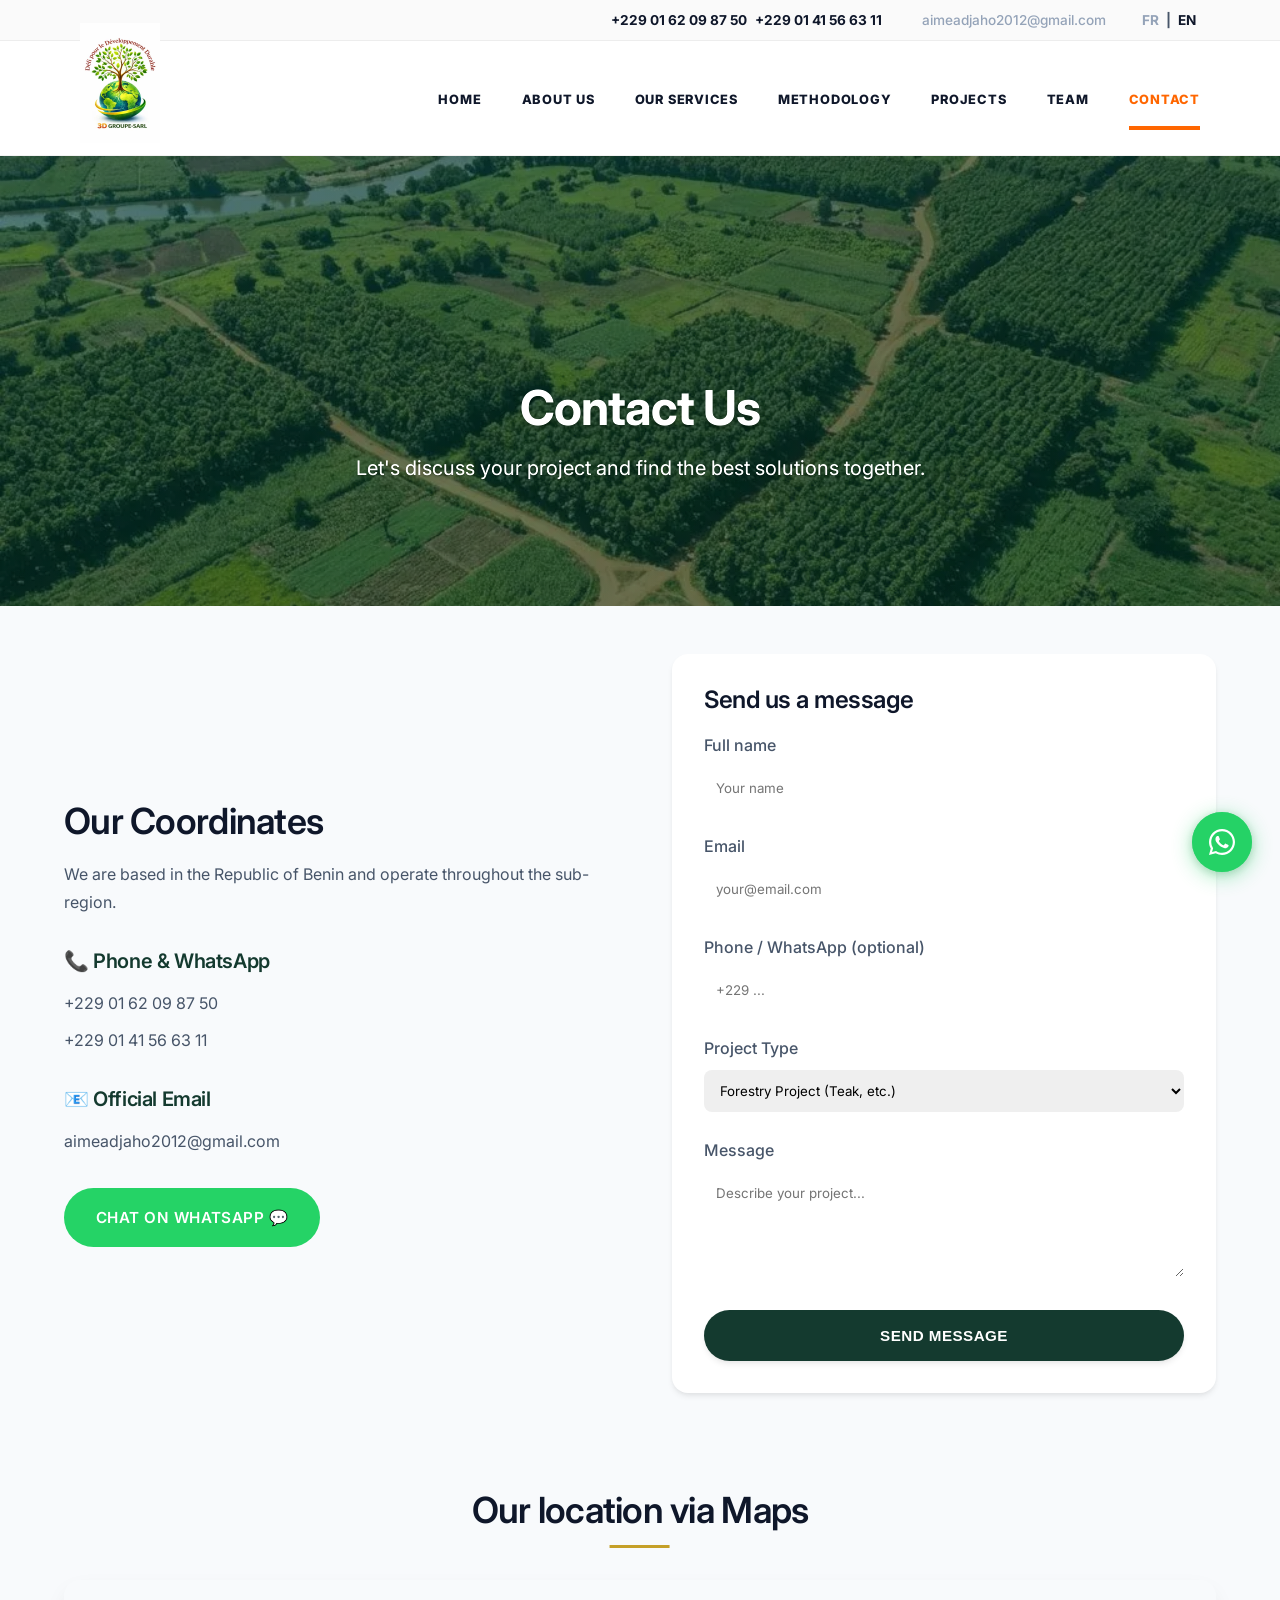
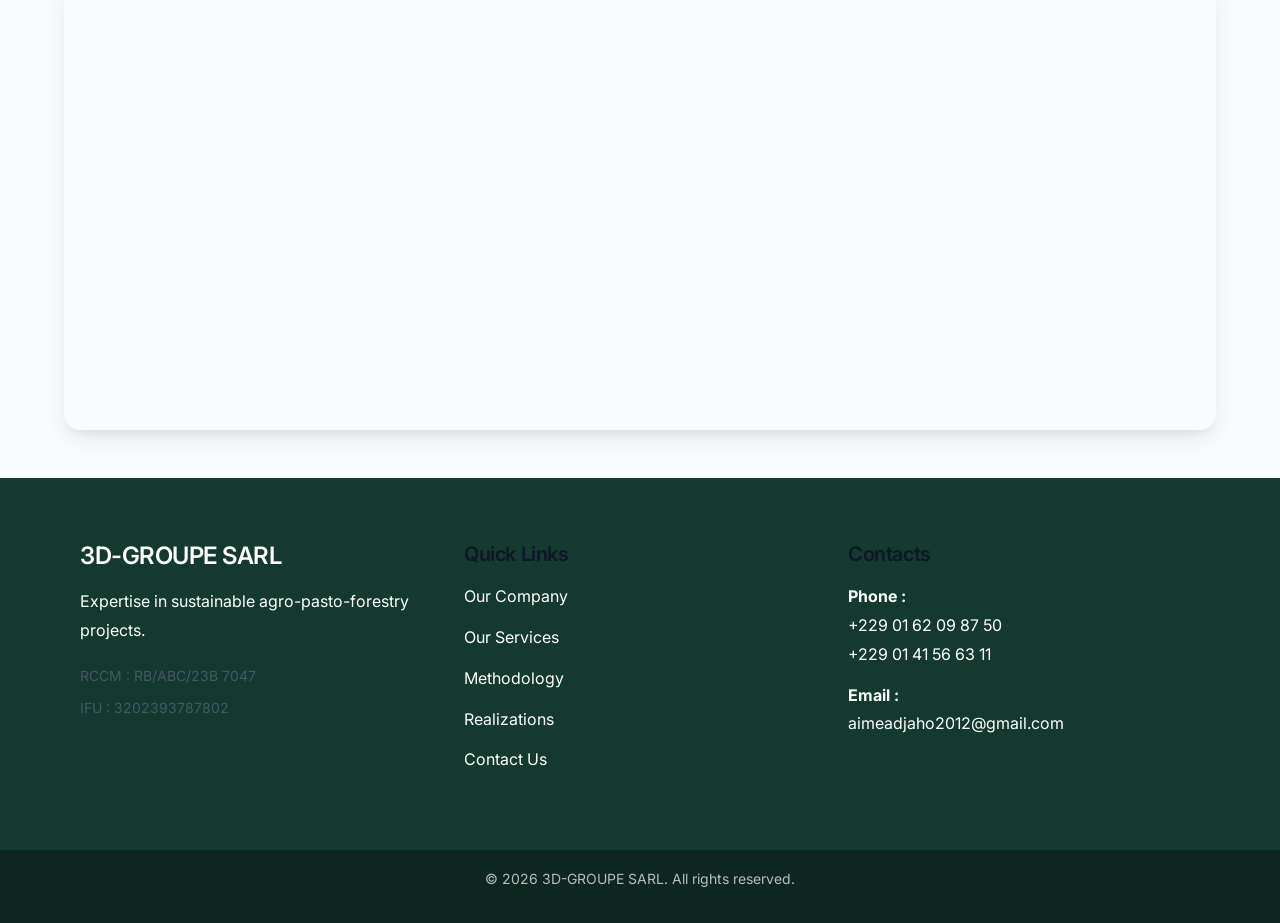
<file: en/contact.html>
<!DOCTYPE html>
<html lang="en">

<head>
    <meta charset="UTF-8">
    <meta name="viewport" content="width=device-width, initial-scale=1.0">
    <title>Contact Us - 3D-GROUPE SARL</title>
    <link rel="preconnect" href="https://fonts.googleapis.com">
    <link rel="preconnect" href="https://fonts.gstatic.com" crossorigin>
    <link rel="stylesheet" href="https://fonts.googleapis.com/css2?family=Inter:wght@400;500;600;700;800&display=swap">
    <link rel="stylesheet" href="../assets/css/variables.css?v=3.1">
    <link rel="stylesheet" href="../assets/css/style.css?v=3.1">
    <link rel="stylesheet" href="../assets/css/backgrounds.css?v=3.1">
    <style>
        .contact-form {
            background: white;
            padding: 2rem;
            border-radius: var(--radius-md);
            box-shadow: var(--shadow-md);
        }

        .form-group {
            margin-bottom: 1.5rem;
        }

        .form-label {
            display: block;
            margin-bottom: 0.5rem;
            font-weight: 500;
        }

        .form-input,
        .form-textarea,
        .form-select {
            width: 100%;
            padding: 0.75rem;
            border: 1px solid var(--color-border);
            border-radius: var(--radius-sm);
            font-family: inherit;
        }

        .form-input:focus,
        .form-textarea:focus {
            outline: 2px solid var(--color-primary);
            border-color: transparent;
        }
    </style>
</head>

<body>
    <!-- Header -->
    <header class="site-header">
        <div class="header-top">
            <div class="container top-container">
                <div class="contact-info">
                    <div class="info-item phone-numbers">
                        <a href="tel:+2290162098750" class="info-text phone-item">+229 01 62 09 87 50</a>
                        <a href="tel:+2290141566311" class="info-text phone-item">+229 01 41 56 63 11</a>
                    </div>
                    <div class="info-item">
                        <a href="mailto:aimeadjaho2012@gmail.com" class="info-text email-item">aimeadjaho2012@gmail.com</a>
                    </div>
                </div>
                <div class="header-extra">
                    <div class="lang-selector">
                        <a href="../contact.html" class="lang-link">FR</a> | <a href="contact.html"
                            class="lang-link active">EN</a>
                    </div>
                </div>
            </div>
        </div>
        <div class="header-main">
            <div class="container header-container">
                <!-- Branding Section -->
                <div class="header-branding">
                    <div class="logo-box">
                        <a href="index.html">
                            <img src="../assets/images/logo.webp" alt="3D-GROUPE SARL" class="logo-img">
                        </a>
                    </div>
                </div>

                <!-- Mobile Toggle -->
                <button class="mobile-menu-toggle" aria-label="Menu" aria-expanded="false">
                    <span></span>
                    <span></span>
                    <span></span>
                </button>

                <!-- Navigation -->
                <nav class="main-nav">
                    <ul class="nav-list">
                        <li><a href="index.html" class="nav-link">Home</a></li>
                        <li><a href="about.html" class="nav-link">About Us</a></li>
                        <li><a href="services.html" class="nav-link">Our Services</a></li>
                        <li><a href="methodology.html" class="nav-link">Methodology</a></li>
                        <li><a href="projects.html" class="nav-link">Projects</a></li>
                        <li><a href="team.html" class="nav-link">Team</a></li>
                        <li><a href="contact.html" class="nav-link active">Contact</a></li>
                    </ul>
                </nav>
            </div>
        </div>
    </header>

    <main>
        <!-- Page Header -->
        <div class="section contact-hero-bg text-center animate-fade-in">
            <div class="container">
                <h1>Contact Us</h1>
                <p class="lead-text">Let's discuss your project and find the best solutions together.</p>
            </div>
        </div>

        <section class="section container">
            <div class="split-layout">
                <div class="reveal-right">
                    <h2>Our Coordinates</h2>
                    <p>We are based in the Republic of Benin and operate throughout the sub-region.</p>

                    <div style="margin-top: 2rem;">
                        <h4 class="text-primary">📞 Phone & WhatsApp</h4>
                        <p>
                            <a href="tel:+2290162098750" style="display: block; margin-bottom: 0.5rem;">+229 01 62 09 87
                                50</a>
                            <a href="tel:+2290141566311" style="display: block;">+229 01 41 56 63 11</a>
                        </p>
                    </div>

                    <div style="margin-top: 2rem;">
                        <h4 class="text-primary">📧 Official Email</h4>
                        <p><a href="mailto:aimeadjaho2012@gmail.com">aimeadjaho2012@gmail.com</a></p>
                    </div>

                    <div style="margin-top: 2rem;">
                        <a href="https://wa.me/2290162098750" class="btn btn-success reveal-up delay-1"
                            style="background-color:#25D366; color:white; border:none; padding: 1rem 2rem;">
                            Chat on WhatsApp 💬
                        </a>
                    </div>
                </div>

                <div class="contact-form reveal-up delay-1">
                    <h3>Send us a message</h3>
                    <form id="contact-form" class="js-contact-form" novalidate>
                        <div class="form-group">
                            <label for="name" class="form-label">Full name</label>
                            <input type="text" id="name" name="name" class="form-input" required maxlength="120" autocomplete="name" placeholder="Your name">
                        </div>
                        <div class="form-group">
                            <label for="email" class="form-label">Email</label>
                            <input type="email" id="email" name="email" class="form-input" required maxlength="160" autocomplete="email" placeholder="your@email.com">
                        </div>
                        <div class="form-group">
                            <label for="phone" class="form-label">Phone / WhatsApp (optional)</label>
                            <input type="tel" id="phone" name="phone" class="form-input" maxlength="40" autocomplete="tel" placeholder="+229 ...">
                        </div>
                        <div class="form-group">
                            <label for="type" class="form-label">Project Type</label>
                            <select id="type" name="type" class="form-select">
                                <option value="Forestry Project">Forestry Project (Teak, etc.)</option>
                                <option value="Agricultural Project">Agricultural Project</option>
                                <option value="Land Securitization">Land Securitization</option>
                                <option value="Other request">Other request</option>
                            </select>
                        </div>
                        <div class="form-group">
                            <label for="message" class="form-label">Message</label>
                            <textarea id="message" name="message" class="form-textarea" rows="5" required maxlength="5000"
                                placeholder="Describe your project..."></textarea>
                        </div>
                        <div class="form-hp" aria-hidden="true">
                            <label for="website">Website</label>
                            <input type="text" id="website" name="website" tabindex="-1" autocomplete="off">
                        </div>
                        <button type="submit" class="btn btn-primary" style="width: 100%;">Send message</button>
                        <p class="form-status" role="status" aria-live="polite"></p>
                    </form>
                </div>
            </div>
        </section>

        <!-- Maps Integration -->
        <section class="section container reveal-up">
            <h2 class="section-title text-center" style="margin-bottom: 2rem;">Our location via Maps</h2>
            <div
                style="border-radius: var(--radius-md); overflow: hidden; box-shadow: var(--shadow-lg); height: 450px;">
                <iframe src="https://www.google.com/maps?q=6.453595,2.2570067&hl=en&z=16&output=embed" width="100%"
                    height="100%" style="border:0;" allowfullscreen="" loading="lazy"
                    referrerpolicy="no-referrer-when-downgrade">
                </iframe>
            </div>
        </section>

    </main>

    <!-- Footer -->
    <footer class="site-footer">
        <div class="container footer-grid">
            <div class="footer-col">
                <h3 class="footer-logo">3D-GROUPE SARL</h3>
                <p>Expertise in sustainable agro-pasto-forestry projects.</p>
                <div class="legal-info">
                    <p><small>RCCM : RB/ABC/23B 7047</small></p>
                    <p><small>IFU : 3202393787802</small></p>
                </div>
            </div>

            <div class="footer-col">
                <h4>Quick Links</h4>
                <ul class="footer-links">
                    <li><a href="about.html">Our Company</a></li>
                    <li><a href="services.html">Our Services</a></li>
                    <li><a href="methodology.html">Methodology</a></li>
                    <li><a href="projects.html">Realizations</a></li>
                    <li><a href="contact.html">Contact Us</a></li>
                </ul>
            </div>

            <div class="footer-col">
                <h4>Contacts</h4>
                <ul class="contact-list">
                    <li>
                        <strong>Phone :</strong><br>
                        <a href="tel:+2290162098750">+229 01 62 09 87 50</a><br>
                        <a href="tel:+2290141566311">+229 01 41 56 63 11</a>
                    </li>
                    <li>
                        <strong>Email :</strong><br>
                        <a href="mailto:aimeadjaho2012@gmail.com">aimeadjaho2012@gmail.com</a>
                    </li>
                </ul>
            </div>
        </div>
        <div class="footer-bottom text-center">
            <p>&copy; <a href="../admin.html" class="footer-year">2026</a> 3D-GROUPE SARL. All rights reserved.</p>
        </div>
    </footer>
    <a href="https://wa.me/2290162098750?text=Hello%203D-GROUPE%20SARL%2C%20I%20would%20like%20information%20about%20a%20project." class="whatsapp-float" target="_blank" rel="noopener" aria-label="Chat on WhatsApp" title="Chat on WhatsApp"><svg viewBox="0 0 32 32" width="30" height="30" aria-hidden="true" fill="currentColor"><path d="M16.04 3C8.86 3 3.02 8.83 3.02 16c0 2.3.6 4.54 1.75 6.52L3 29l6.65-1.74A13 13 0 0 0 16.04 29C23.2 29 29 23.17 29 16S23.2 3 16.04 3Zm0 23.8c-1.98 0-3.92-.53-5.61-1.53l-.4-.24-3.95 1.03 1.05-3.84-.26-.4A10.76 10.76 0 0 1 5.24 16c0-5.95 4.85-10.8 10.8-10.8 5.94 0 10.77 4.85 10.77 10.8 0 5.96-4.83 10.8-10.77 10.8Zm5.92-8.08c-.32-.16-1.92-.95-2.22-1.06-.3-.11-.51-.16-.73.16-.21.32-.84 1.06-1.03 1.27-.19.22-.38.24-.7.08-.32-.16-1.37-.5-2.6-1.6-.96-.86-1.61-1.92-1.8-2.24-.19-.32-.02-.5.14-.66.15-.14.32-.38.48-.57.16-.19.21-.32.32-.54.11-.21.05-.4-.03-.56-.08-.16-.73-1.76-1-2.4-.26-.63-.53-.55-.73-.56h-.62c-.21 0-.56.08-.86.4-.3.32-1.13 1.1-1.13 2.7 0 1.58 1.16 3.12 1.32 3.33.16.22 2.28 3.48 5.52 4.88.77.33 1.37.53 1.84.68.77.25 1.48.21 2.03.13.62-.09 1.92-.78 2.19-1.54.27-.76.27-1.4.19-1.54-.08-.13-.29-.21-.61-.37Z"/></svg></a>
    <script src="../assets/js/store.js?v=3.2"></script>
    <script src="../assets/js/main.js?v=3.1" defer></script>
</body>

</html>
</file>
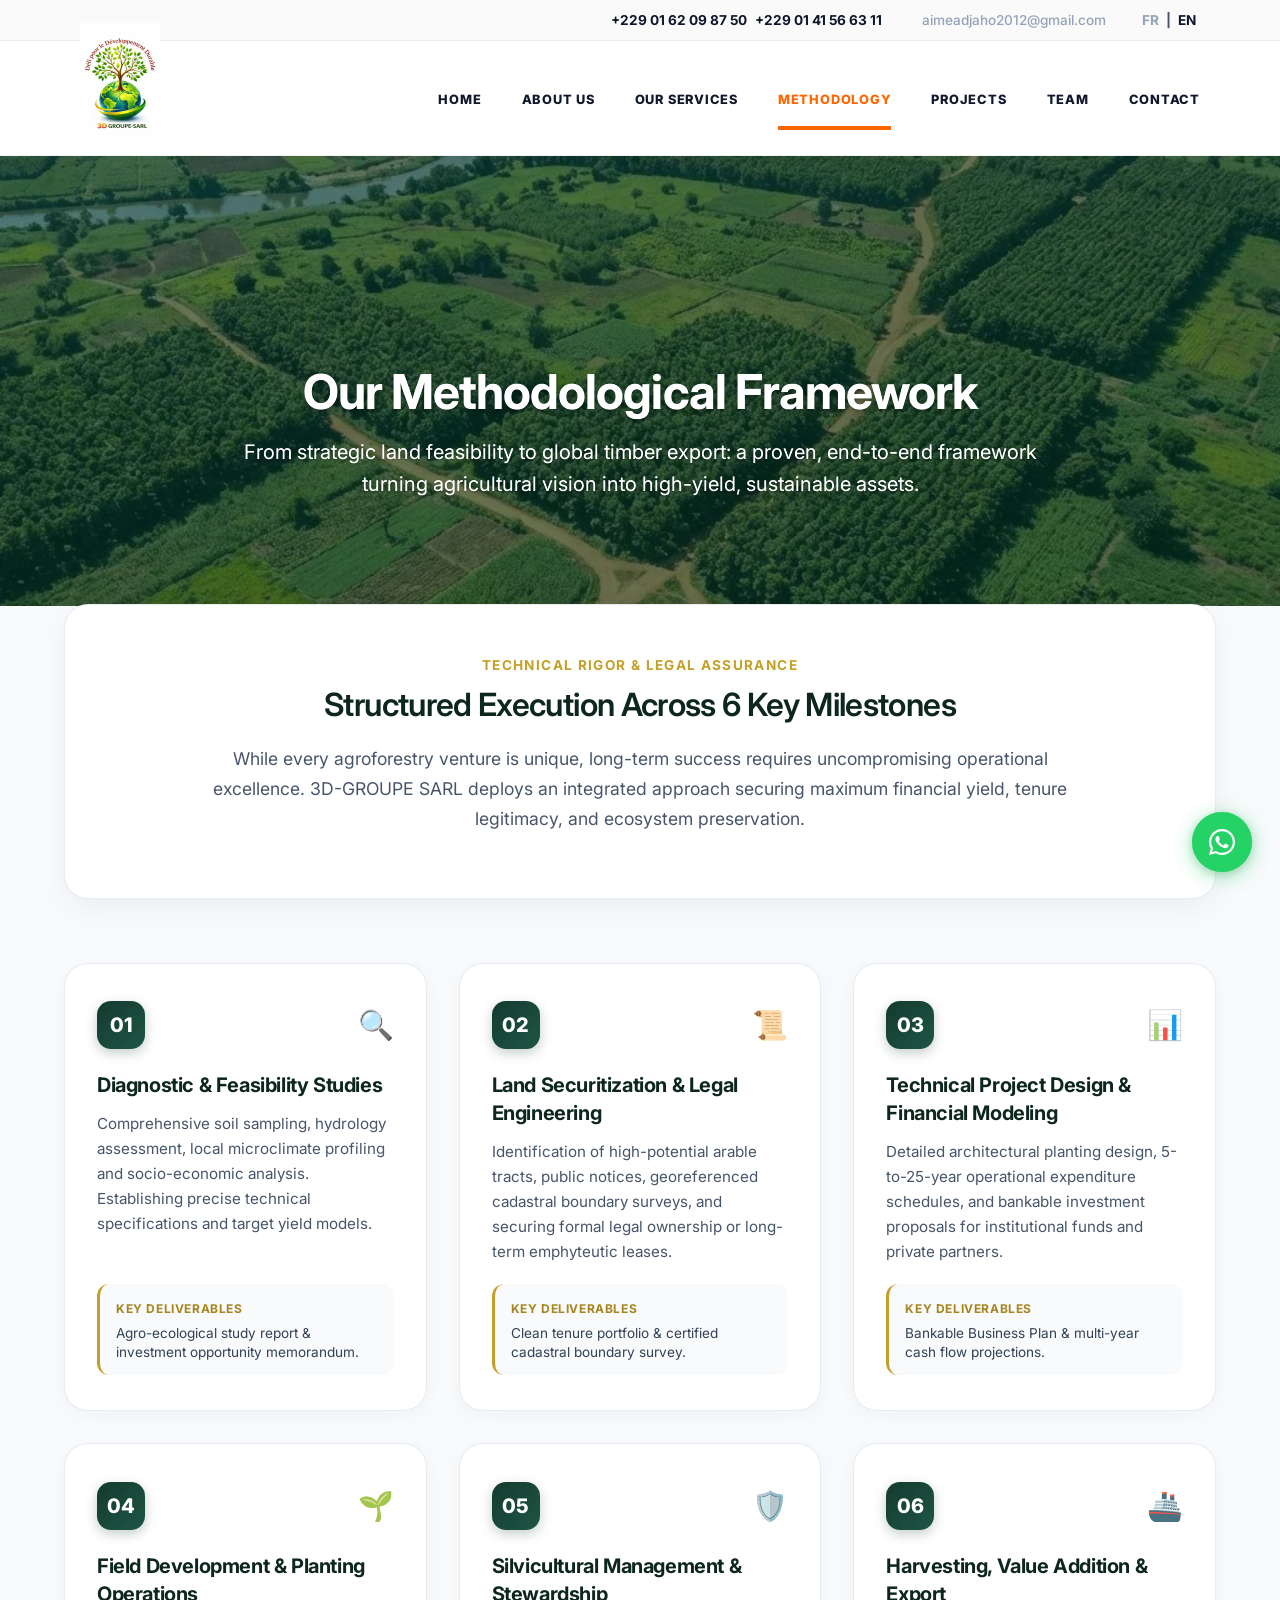
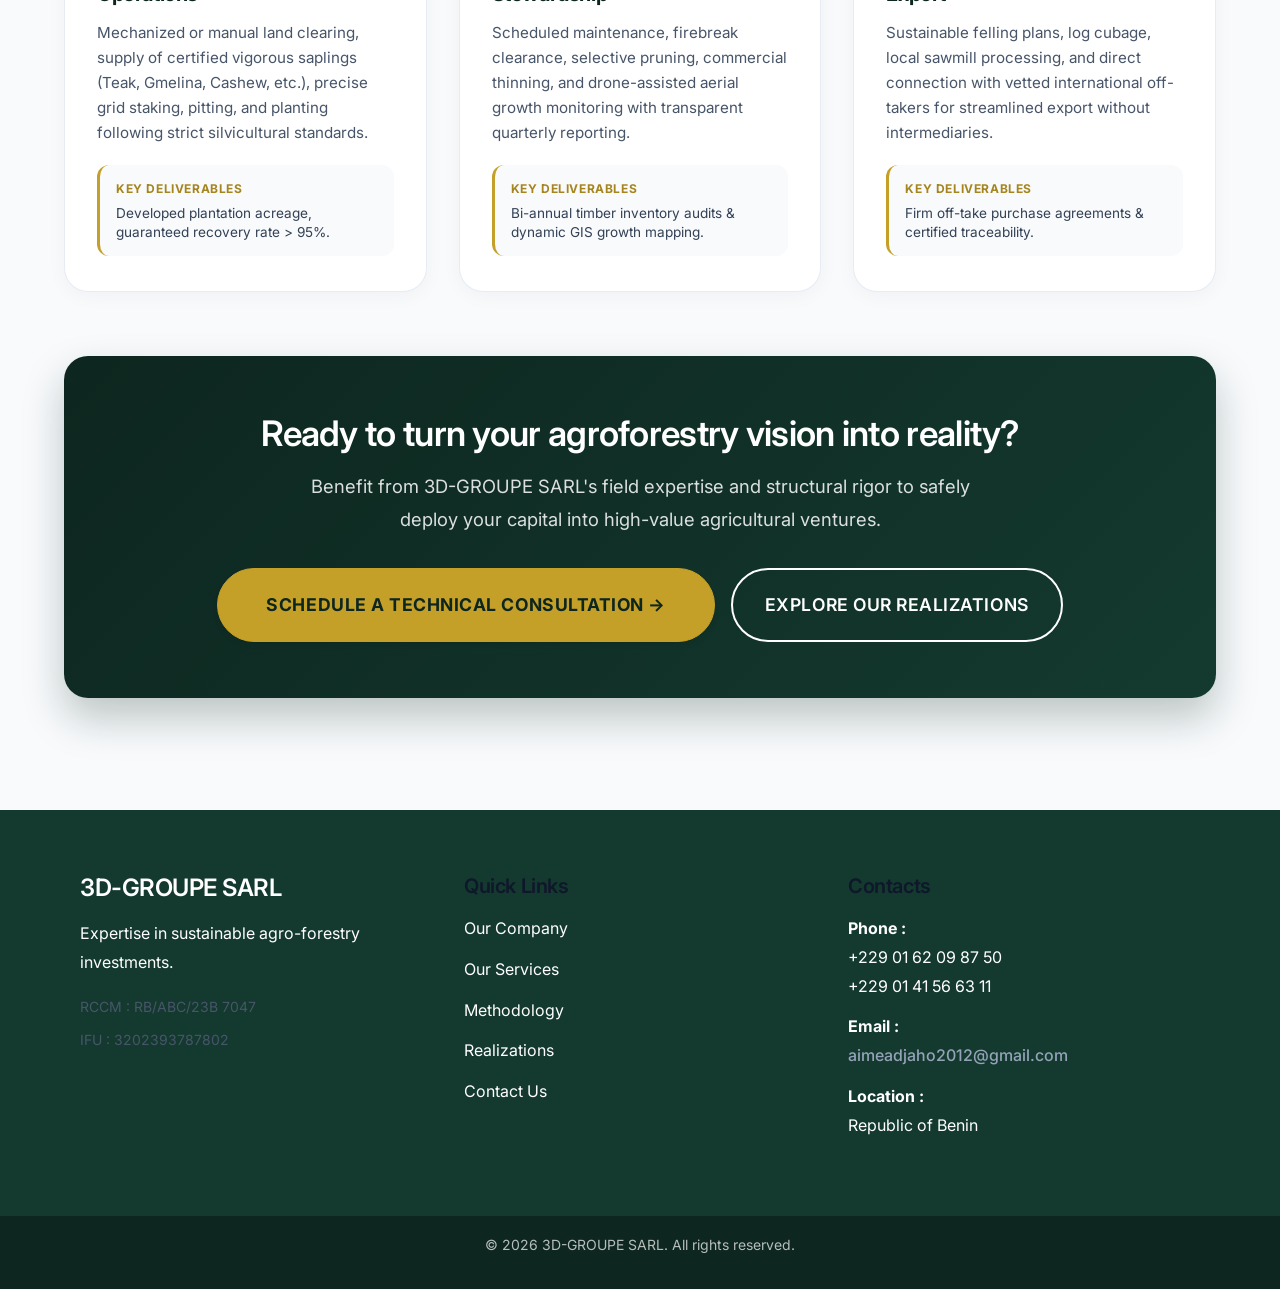
<file: en/methodology.html>
<!DOCTYPE html>
<html lang="en">

<head>
    <meta charset="UTF-8">
    <meta name="viewport" content="width=device-width, initial-scale=1.0">
    <title>Our Methodology | 3D-GROUPE SARL - Implementation Framework</title>
    <meta name="description" content="Discover 3D-GROUPE SARL's 6-step rigorous methodology to secure, engineer, and maximize agricultural and forestry investments in Benin.">
    
    <!-- CSS & Fonts -->
    <link rel="preconnect" href="https://fonts.googleapis.com">
    <link rel="preconnect" href="https://fonts.gstatic.com" crossorigin>
    <link rel="stylesheet" href="https://fonts.googleapis.com/css2?family=Inter:wght@400;500;600;700;800&display=swap">
    <link rel="stylesheet" href="../assets/css/variables.css?v=3.1">
    <link rel="stylesheet" href="../assets/css/style.css?v=3.1">
    <link rel="stylesheet" href="../assets/css/backgrounds.css?v=3.1">
</head>

<body>
    <!-- Header -->
    <header class="site-header">
        <div class="header-top">
            <div class="container top-container">
                <div class="contact-info">
                    <div class="info-item phone-numbers">
                        <a href="tel:+2290162098750" class="info-text phone-item">+229 01 62 09 87 50</a>
                        <a href="tel:+2290141566311" class="info-text phone-item">+229 01 41 56 63 11</a>
                    </div>
                    <div class="info-item">
                        <a href="mailto:aimeadjaho2012@gmail.com" class="info-text email-item">aimeadjaho2012@gmail.com</a>
                    </div>
                </div>
                <div class="header-extra">
                    <div class="lang-selector">
                        <a href="../methodology.html" class="lang-link">FR</a> | <a href="methodology.html" class="lang-link active">EN</a>
                    </div>
                </div>
            </div>
        </div>
        <div class="header-main">
            <div class="container header-container">
                <div class="header-branding">
                    <div class="logo-box">
                        <a href="index.html">
                            <img src="../assets/images/logo.webp" alt="3D-GROUPE SARL" class="logo-img">
                        </a>
                    </div>
                </div>

                <button class="mobile-menu-toggle" aria-label="Menu" aria-expanded="false">
                    <span></span>
                    <span></span>
                    <span></span>
                </button>

                <nav class="main-nav">
                    <ul class="nav-list">
                        <li><a href="index.html" class="nav-link">Home</a></li>
                        <li><a href="about.html" class="nav-link">About Us</a></li>
                        <li><a href="services.html" class="nav-link">Our Services</a></li>
                        <li><a href="methodology.html" class="nav-link active">Methodology</a></li>
                        <li><a href="projects.html" class="nav-link">Projects</a></li>
                        <li><a href="team.html" class="nav-link">Team</a></li>
                        <li><a href="contact.html" class="nav-link">Contact</a></li>
                    </ul>
                </nav>
            </div>
        </div>
    </header>

    <main>
        <!-- Hero Section -->
        <div class="section methodology-hero-bg text-center animate-fade-in">
            <div class="container">
                <h1>Our Methodological Framework</h1>
                <p class="lead-text">From strategic land feasibility to global timber export: a proven, end-to-end framework turning agricultural vision into high-yield, sustainable assets.</p>
            </div>
        </div>

        <section class="section container">
            <!-- Intro Box -->
            <div class="methodology-intro-box">
                <div class="text-center" style="max-width: 860px; margin: 0 auto;">
                    <span style="color: var(--color-accent, #C5A028); font-weight: 700; text-transform: uppercase; letter-spacing: 0.1em; font-size: 0.85rem; display: block; margin-bottom: 0.5rem;">
                        Technical Rigor & Legal Assurance
                    </span>
                    <h2 style="color: var(--color-primary-dark, #0D261F); margin-bottom: 1.25rem; font-size: 2rem;">
                        Structured Execution Across 6 Key Milestones
                    </h2>
                    <p style="color: var(--color-text-light, #475569); font-size: 1.1rem; line-height: 1.7;">
                        While every agroforestry venture is unique, long-term success requires uncompromising operational excellence. 3D-GROUPE SARL deploys an integrated approach securing maximum financial yield, tenure legitimacy, and ecosystem preservation.
                    </p>
                </div>
            </div>

            <!-- Steps Grid -->
            <div class="methodology-steps-grid">
                <!-- Step 1 -->
                <article class="methodology-card">
                    <div class="methodology-card-header">
                        <span class="step-badge">01</span>
                        <span class="step-icon-wrap">🔍</span>
                    </div>
                    <h3>Diagnostic & Feasibility Studies</h3>
                    <p>Comprehensive soil sampling, hydrology assessment, local microclimate profiling and socio-economic analysis. Establishing precise technical specifications and target yield models.</p>
                    <div class="methodology-deliverables">
                        <span>Key Deliverables</span>
                        <p>Agro-ecological study report & investment opportunity memorandum.</p>
                    </div>
                </article>

                <!-- Step 2 -->
                <article class="methodology-card">
                    <div class="methodology-card-header">
                        <span class="step-badge">02</span>
                        <span class="step-icon-wrap">📜</span>
                    </div>
                    <h3>Land Securitization & Legal Engineering</h3>
                    <p>Identification of high-potential arable tracts, public notices, georeferenced cadastral boundary surveys, and securing formal legal ownership or long-term emphyteutic leases.</p>
                    <div class="methodology-deliverables">
                        <span>Key Deliverables</span>
                        <p>Clean tenure portfolio & certified cadastral boundary survey.</p>
                    </div>
                </article>

                <!-- Step 3 -->
                <article class="methodology-card">
                    <div class="methodology-card-header">
                        <span class="step-badge">03</span>
                        <span class="step-icon-wrap">📊</span>
                    </div>
                    <h3>Technical Project Design & Financial Modeling</h3>
                    <p>Detailed architectural planting design, 5-to-25-year operational expenditure schedules, and bankable investment proposals for institutional funds and private partners.</p>
                    <div class="methodology-deliverables">
                        <span>Key Deliverables</span>
                        <p>Bankable Business Plan & multi-year cash flow projections.</p>
                    </div>
                </article>

                <!-- Step 4 -->
                <article class="methodology-card">
                    <div class="methodology-card-header">
                        <span class="step-badge">04</span>
                        <span class="step-icon-wrap">🌱</span>
                    </div>
                    <h3>Field Development & Planting Operations</h3>
                    <p>Mechanized or manual land clearing, supply of certified vigorous saplings (Teak, Gmelina, Cashew, etc.), precise grid staking, pitting, and planting following strict silvicultural standards.</p>
                    <div class="methodology-deliverables">
                        <span>Key Deliverables</span>
                        <p>Developed plantation acreage, guaranteed recovery rate &gt; 95%.</p>
                    </div>
                </article>

                <!-- Step 5 -->
                <article class="methodology-card">
                    <div class="methodology-card-header">
                        <span class="step-badge">05</span>
                        <span class="step-icon-wrap">🛡️</span>
                    </div>
                    <h3>Silvicultural Management & Stewardship</h3>
                    <p>Scheduled maintenance, firebreak clearance, selective pruning, commercial thinning, and drone-assisted aerial growth monitoring with transparent quarterly reporting.</p>
                    <div class="methodology-deliverables">
                        <span>Key Deliverables</span>
                        <p>Bi-annual timber inventory audits & dynamic GIS growth mapping.</p>
                    </div>
                </article>

                <!-- Step 6 -->
                <article class="methodology-card">
                    <div class="methodology-card-header">
                        <span class="step-badge">06</span>
                        <span class="step-icon-wrap">🚢</span>
                    </div>
                    <h3>Harvesting, Value Addition & Export</h3>
                    <p>Sustainable felling plans, log cubage, local sawmill processing, and direct connection with vetted international off-takers for streamlined export without intermediaries.</p>
                    <div class="methodology-deliverables">
                        <span>Key Deliverables</span>
                        <p>Firm off-take purchase agreements & certified traceability.</p>
                    </div>
                </article>
            </div>

            <!-- CTA Box -->
            <div class="methodology-cta-box">
                <h2>Ready to turn your agroforestry vision into reality?</h2>
                <p>Benefit from 3D-GROUPE SARL's field expertise and structural rigor to safely deploy your capital into high-value agricultural ventures.</p>
                <div style="display: flex; gap: 1rem; justify-content: center; flex-wrap: wrap;">
                    <a href="contact.html" class="btn btn-primary btn-lg" style="background: var(--color-accent, #C5A028); border-color: var(--color-accent, #C5A028); color: #0D261F; font-weight: 700;">
                        Schedule a Technical Consultation →
                    </a>
                    <a href="projects.html" class="btn btn-outline-white btn-lg">
                        Explore Our Realizations
                    </a>
                </div>
            </div>
        </section>
    </main>

    <!-- Footer -->
    <footer class="site-footer">
        <div class="container footer-grid">
            <div class="footer-col">
                <h3 class="footer-logo">3D-GROUPE SARL</h3>
                <p>Expertise in sustainable agro-forestry investments.</p>
                <div class="legal-info">
                    <p><small>RCCM : RB/ABC/23B 7047</small></p>
                    <p><small>IFU : 3202393787802</small></p>
                </div>
            </div>

            <div class="footer-col">
                <h4>Quick Links</h4>
                <ul class="footer-links">
                    <li><a href="about.html">Our Company</a></li>
                    <li><a href="services.html">Our Services</a></li>
                    <li><a href="methodology.html">Methodology</a></li>
                    <li><a href="projects.html">Realizations</a></li>
                    <li><a href="contact.html">Contact Us</a></li>
                </ul>
            </div>

            <div class="footer-col">
                <h4>Contacts</h4>
                <ul class="contact-list">
                    <li>
                        <strong>Phone :</strong><br>
                        <a href="tel:+2290162098750" class="phone-item">+229 01 62 09 87 50</a><br>
                        <a href="tel:+2290141566311" class="phone-item">+229 01 41 56 63 11</a>
                    </li>
                    <li>
                        <strong>Email :</strong><br>
                        <a href="mailto:aimeadjaho2012@gmail.com" class="email-item">aimeadjaho2012@gmail.com</a>
                    </li>
                    <li>
                        <strong>Location :</strong><br>
                        Republic of Benin
                    </li>
                </ul>
            </div>
        </div>
        <div class="footer-bottom text-center">
            <p>&copy; <a href="../admin.html" class="footer-year">2026</a> 3D-GROUPE SARL. All rights reserved.</p>
        </div>
    </footer>

    <!-- WhatsApp Floating Button -->
    <a href="https://wa.me/2290162098750?text=Hello%203D-GROUPE%20SARL%2C%20I%20would%20like%20information%20about%20a%20project." class="whatsapp-float" target="_blank" rel="noopener" aria-label="Chat on WhatsApp" title="Chat on WhatsApp">
        <svg viewBox="0 0 32 32" width="30" height="30" aria-hidden="true" fill="currentColor">
            <path d="M16.04 3C8.86 3 3.02 8.83 3.02 16c0 2.3.6 4.54 1.75 6.52L3 29l6.65-1.74A13 13 0 0 0 16.04 29C23.2 29 29 23.17 29 16S23.2 3 16.04 3Zm0 23.8c-1.98 0-3.92-.53-5.61-1.53l-.4-.24-3.95 1.03 1.05-3.84-.26-.4A10.76 10.76 0 0 1 5.24 16c0-5.95 4.85-10.8 10.8-10.8 5.94 0 10.77 4.85 10.77 10.8 0 5.96-4.83 10.8-10.77 10.8Zm5.92-8.08c-.32-.16-1.92-.95-2.22-1.06-.3-.11-.51-.16-.73.16-.21.32-.84 1.06-1.03 1.27-.19.22-.38.24-.7.08-.32-.16-1.37-.5-2.6-1.6-.96-.86-1.61-1.92-1.8-2.24-.19-.32-.02-.5.14-.66.15-.14.32-.38.48-.57.16-.19.21-.32.32-.54.11-.21.05-.4-.03-.56-.08-.16-.73-1.76-1-2.4-.26-.63-.53-.55-.73-.56h-.62c-.21 0-.56.08-.86.4-.3.32-1.13 1.1-1.13 2.7 0 1.58 1.16 3.12 1.32 3.33.16.22 2.28 3.48 5.52 4.88.77.33 1.37.53 1.84.68.77.25 1.48.21 2.03.13.62-.09 1.92-.78 2.19-1.54.27-.76.27-1.4.19-1.54-.08-.13-.29-.21-.61-.37Z"/>
        </svg>
    </a>

    <!-- Scripts -->
    <script src="../assets/js/store.js?v=3.5" defer></script>
    <script src="../assets/js/main.js?v=3.1" defer></script>
</body>
</html>
</file>
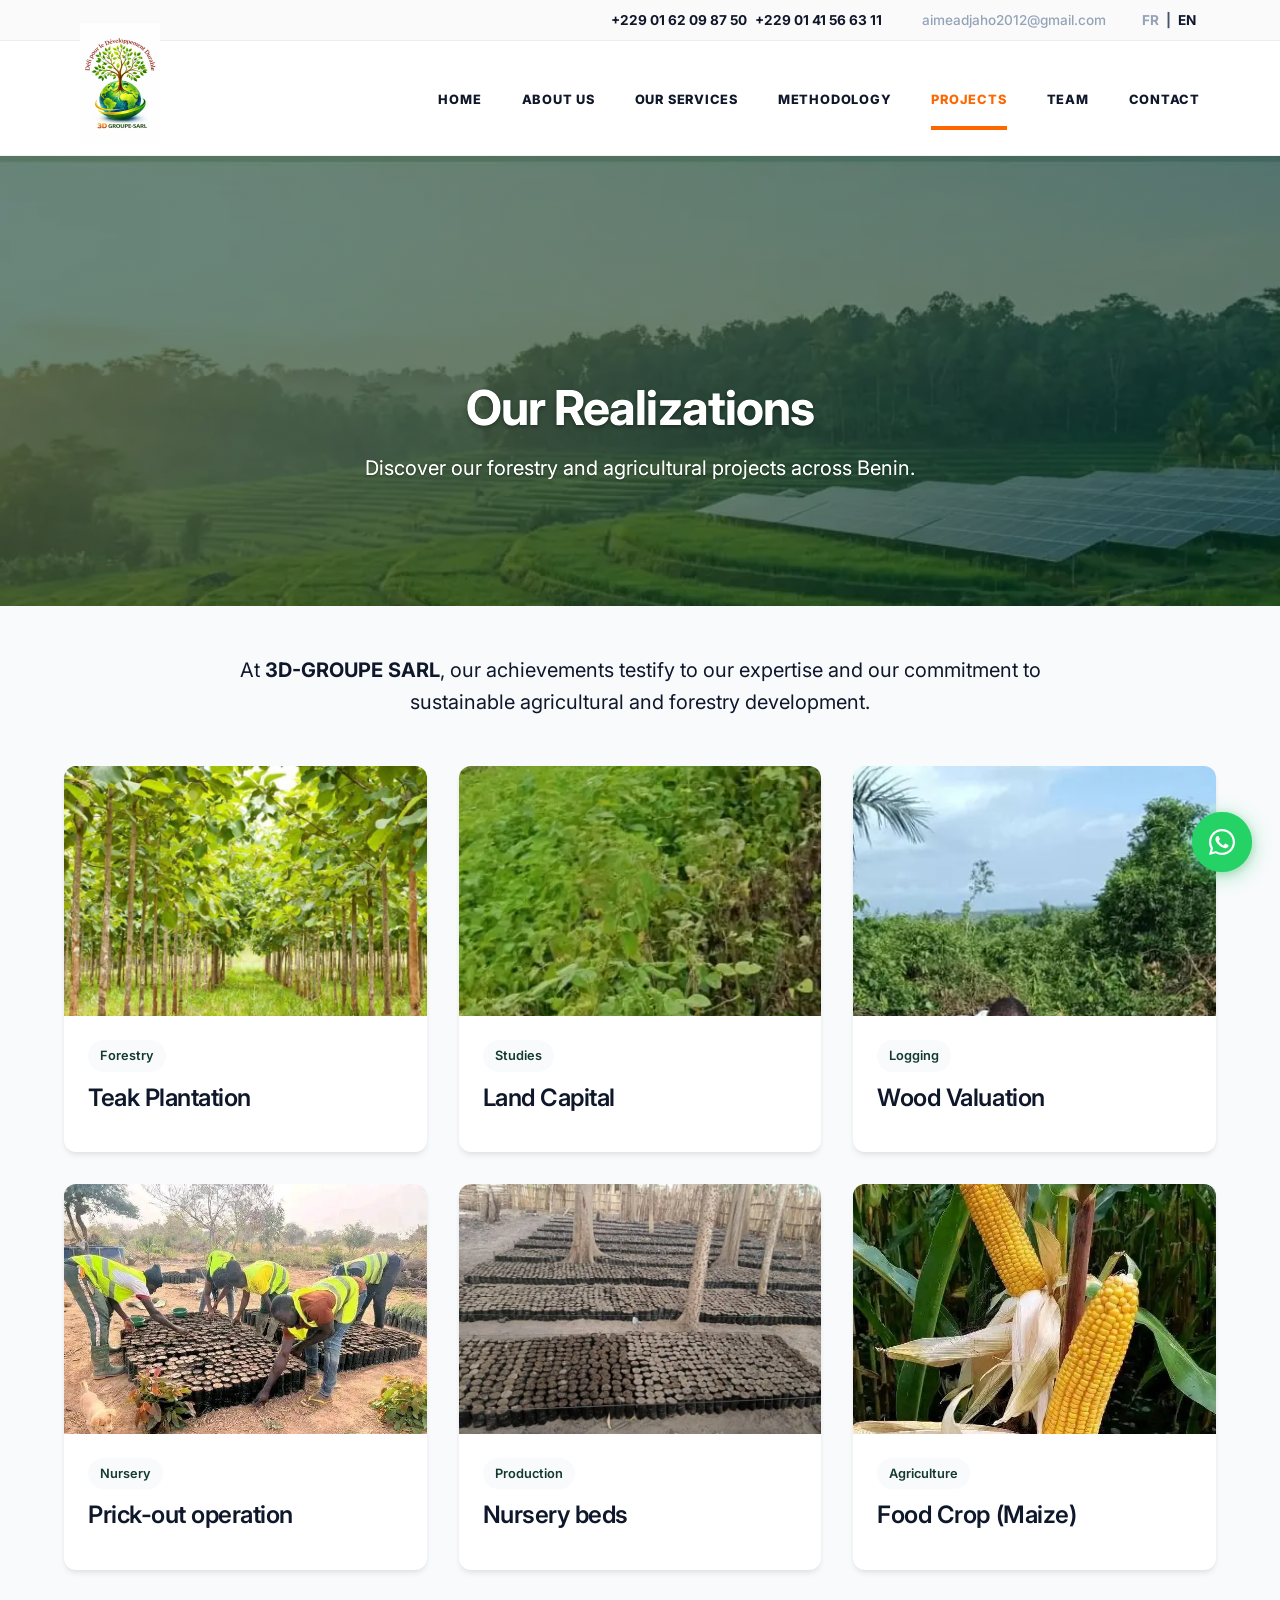
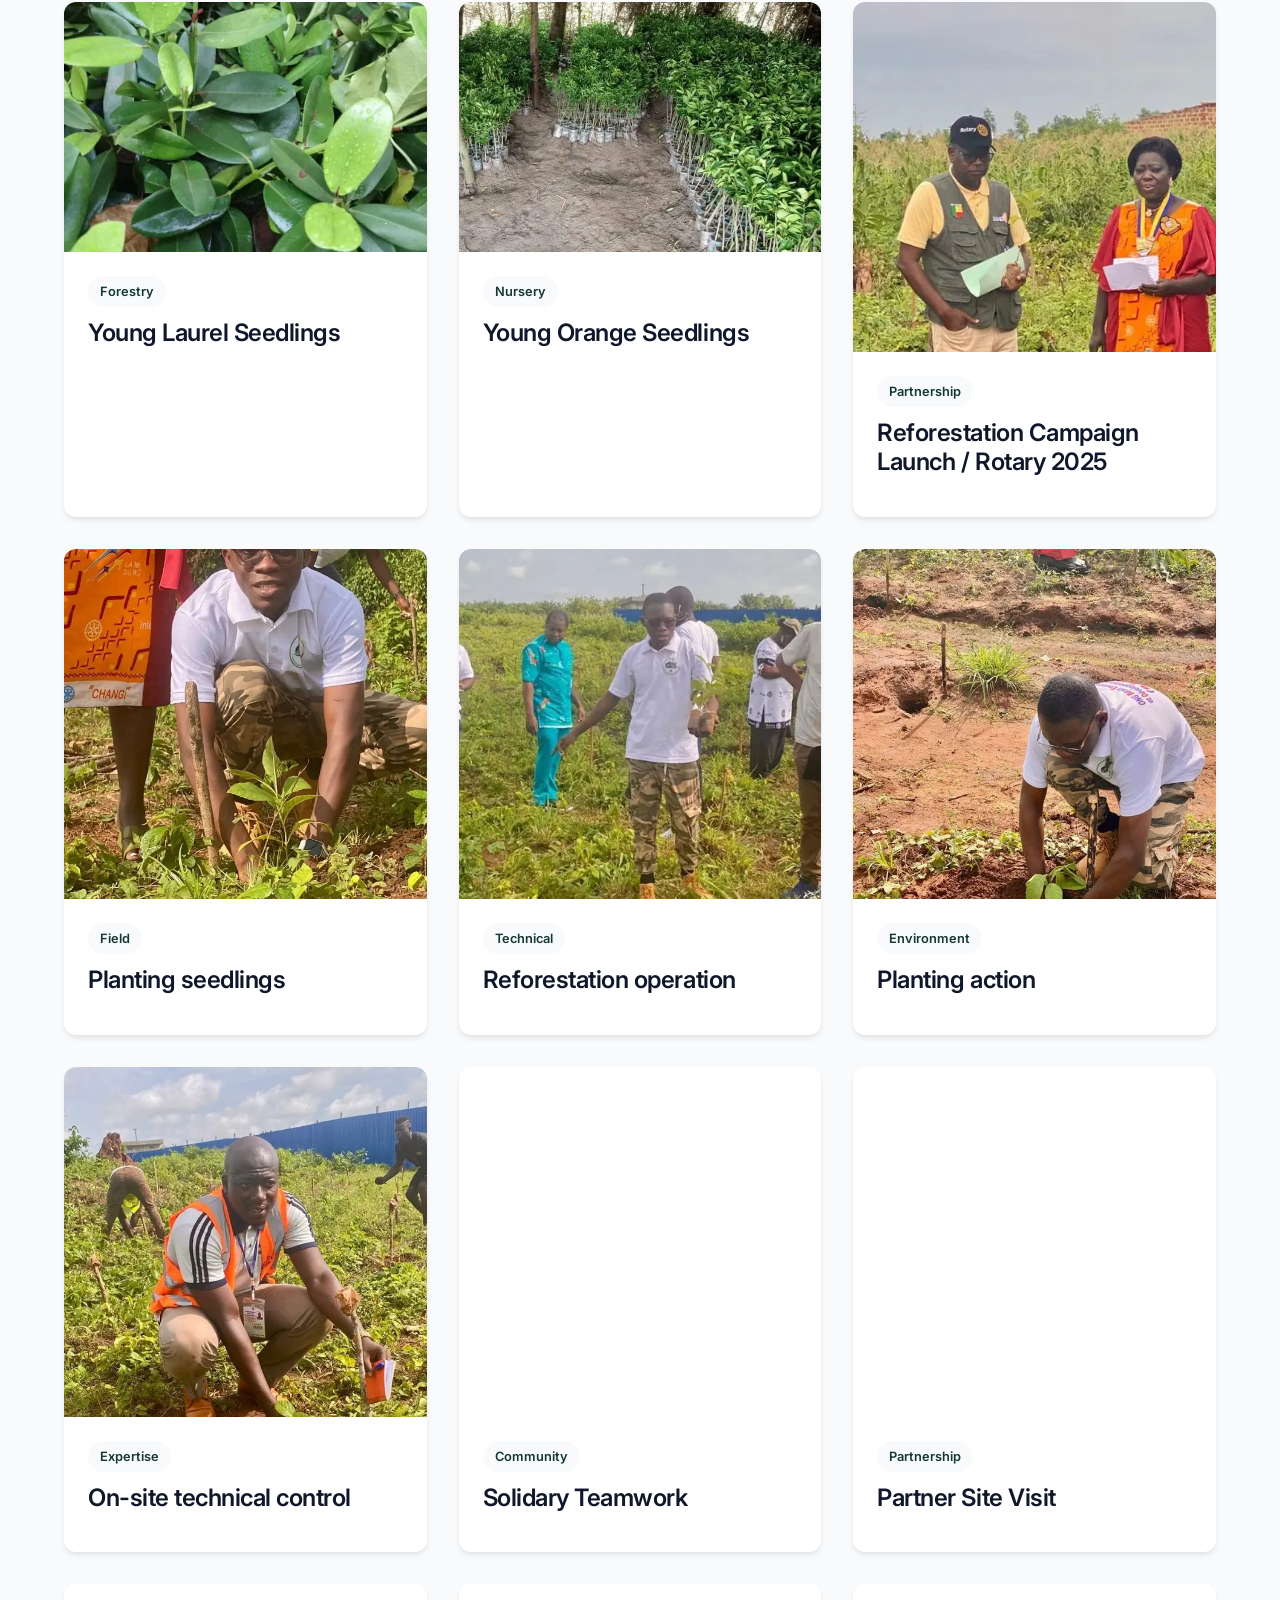
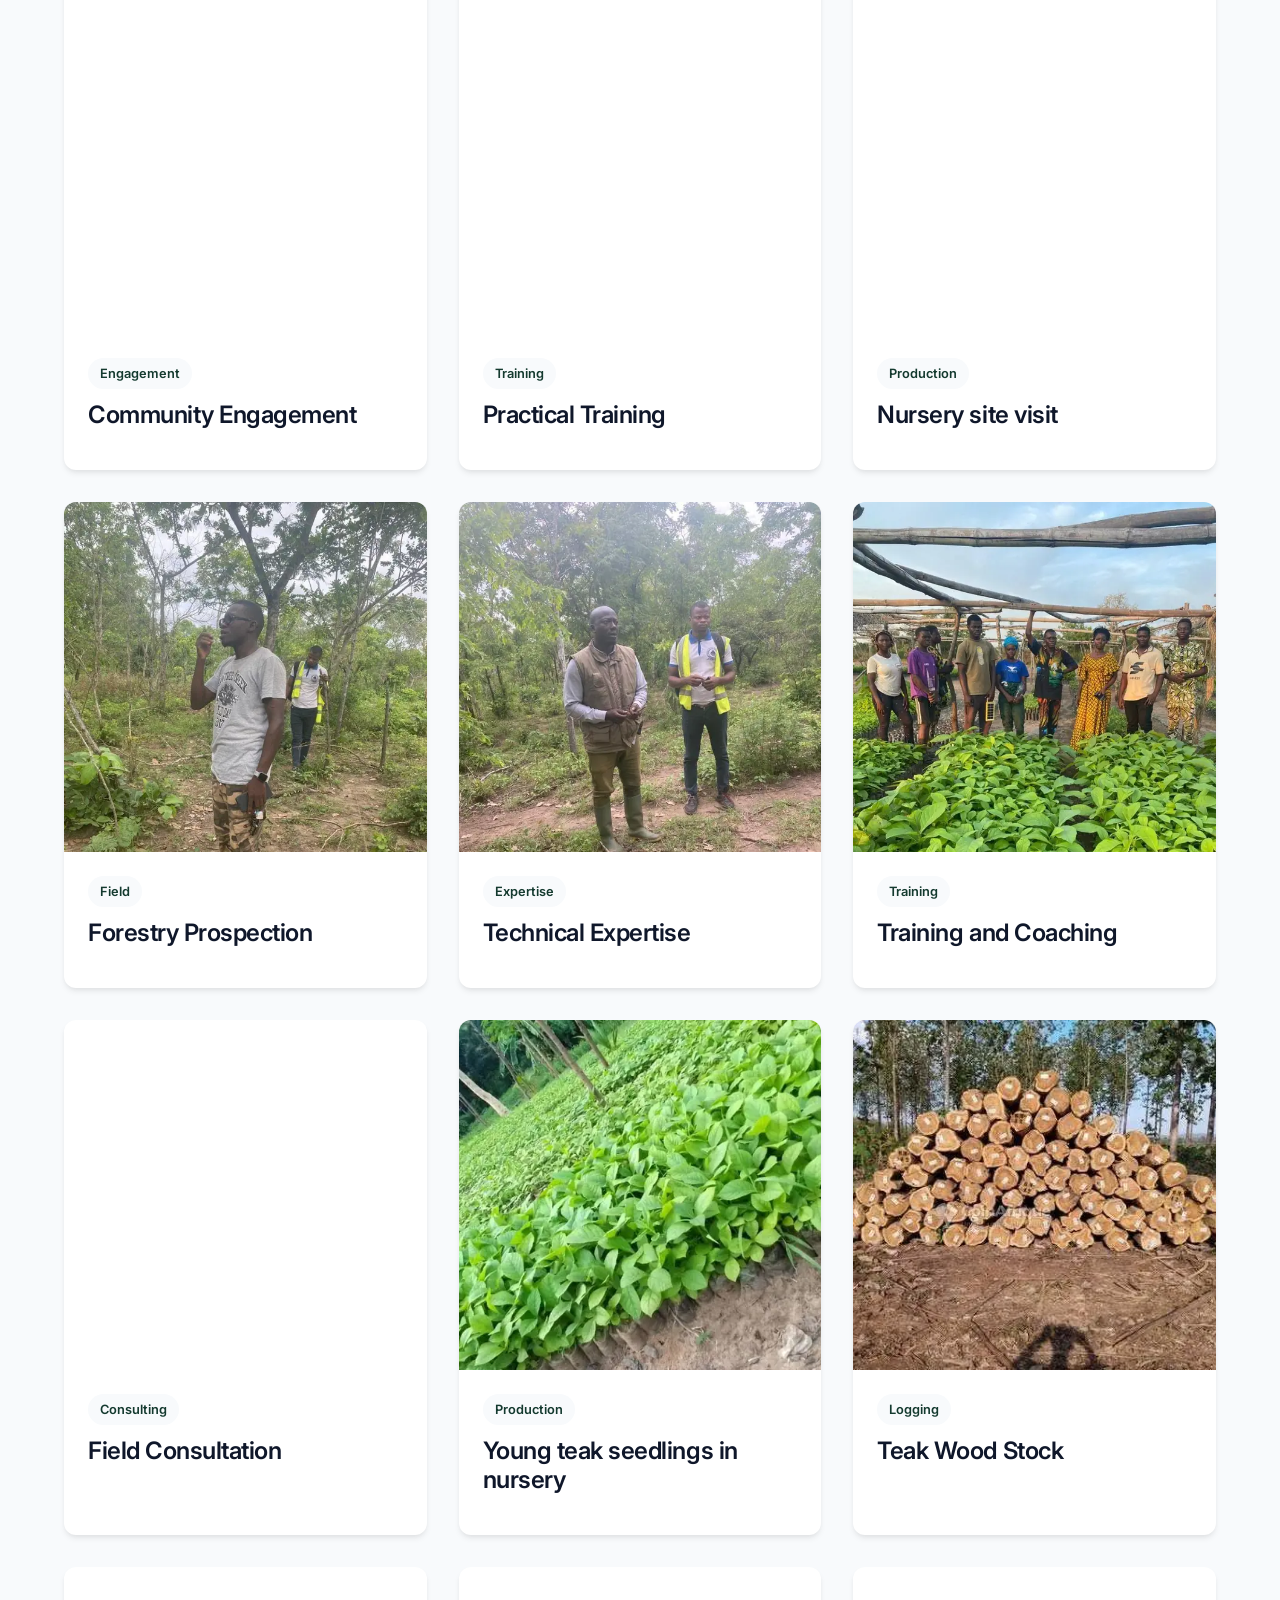
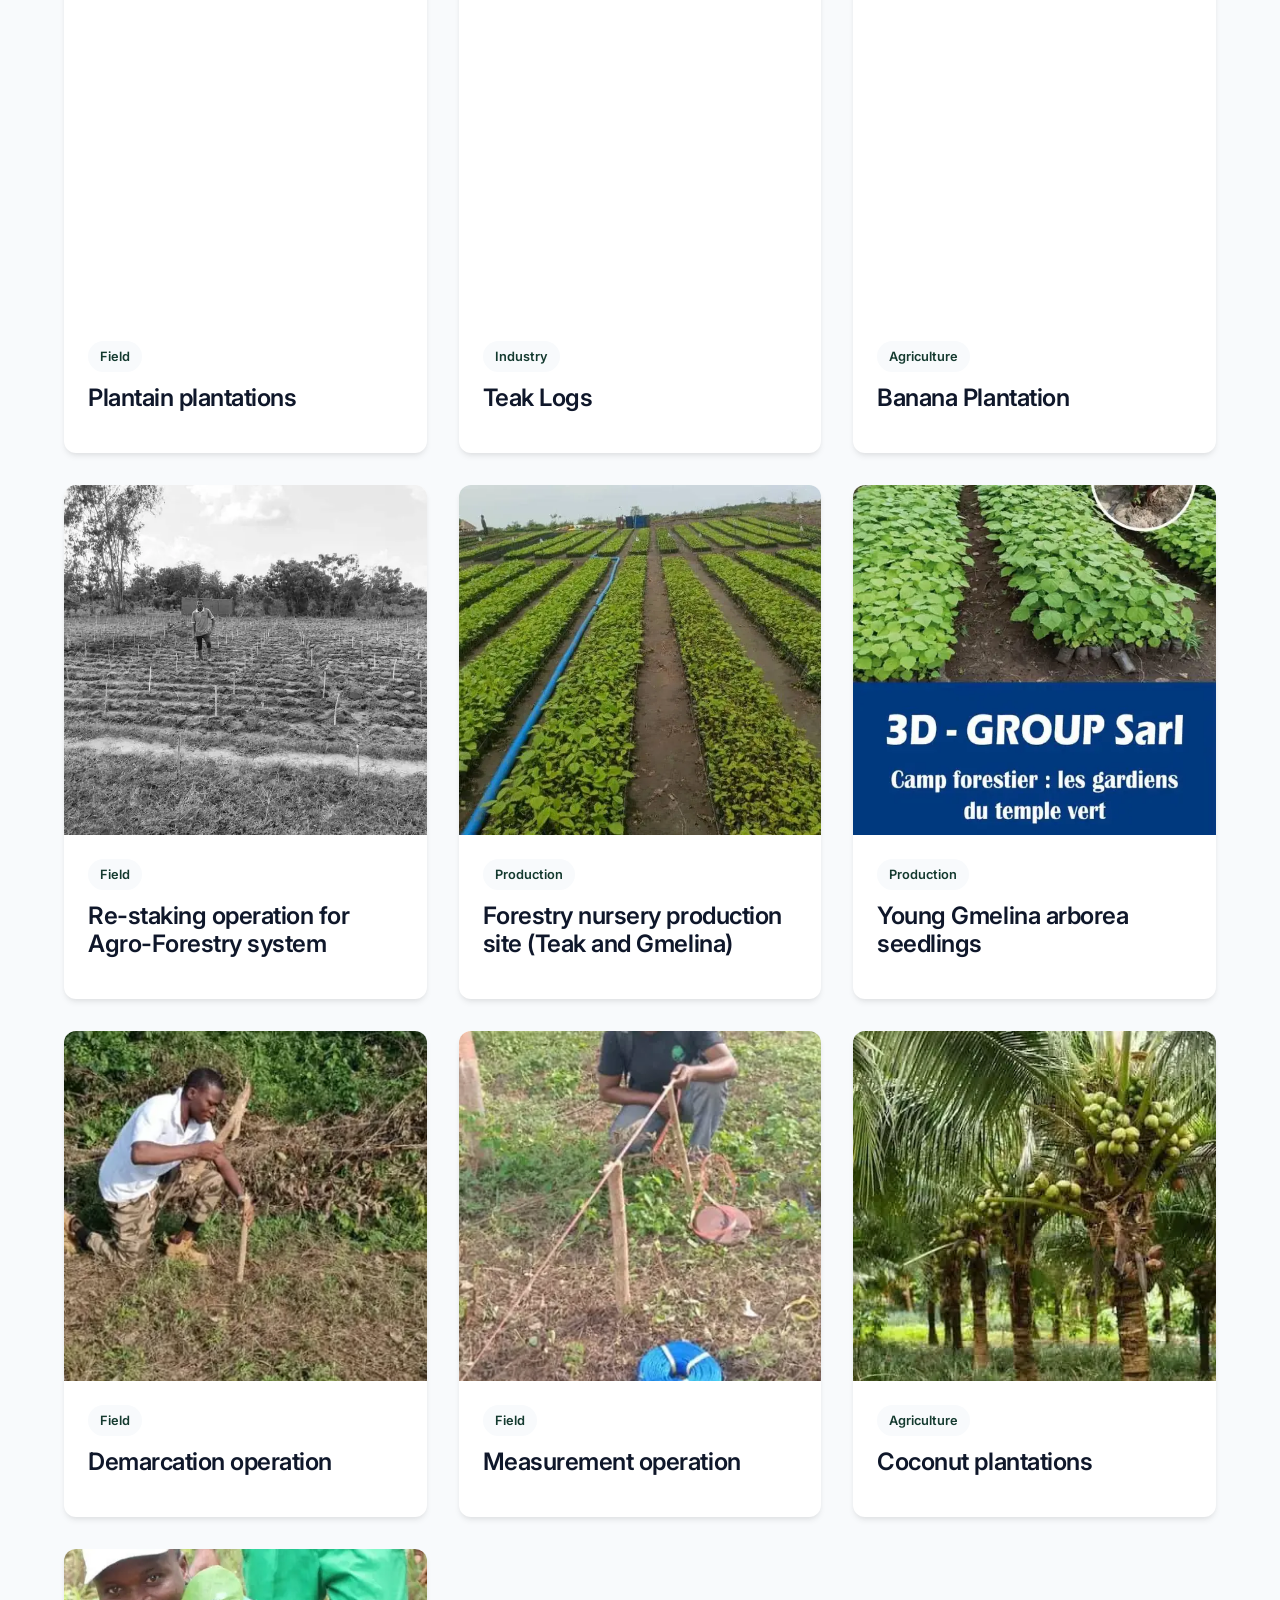
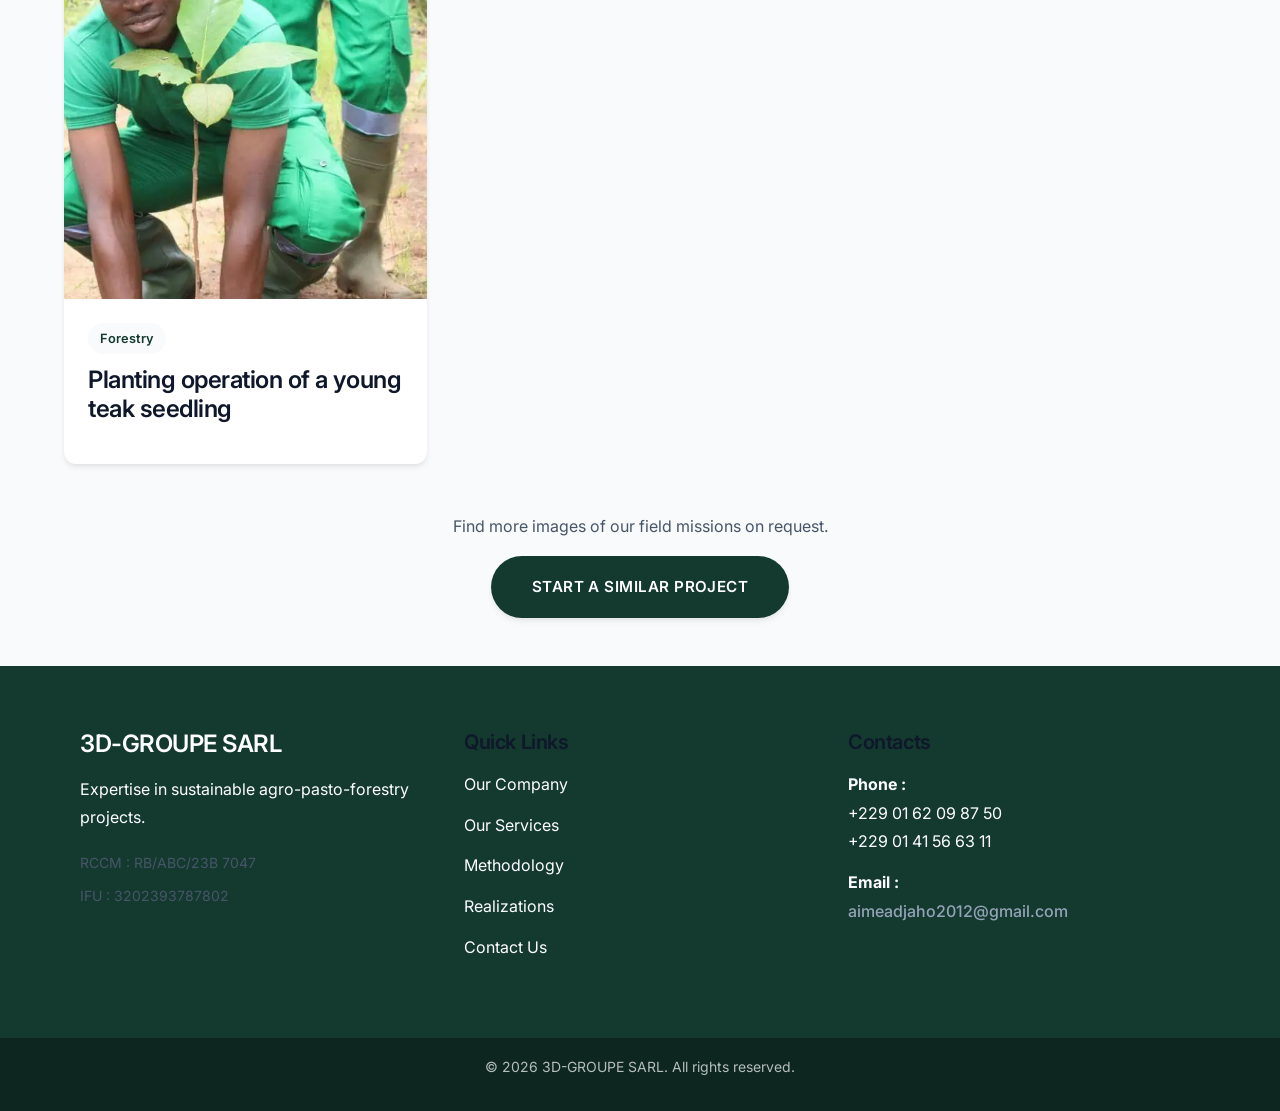
<file: en/projects.html>
<!DOCTYPE html>
<html lang="en">

<head>
    <meta charset="UTF-8">
    <meta name="viewport" content="width=device-width, initial-scale=1.0">
    <title>Our Projects - 3D-GROUPE SARL</title>

    <!-- CSS -->
    <link rel="preconnect" href="https://fonts.googleapis.com">
    <link rel="preconnect" href="https://fonts.gstatic.com" crossorigin>
    <link rel="stylesheet" href="https://fonts.googleapis.com/css2?family=Inter:wght@400;500;600;700;800&display=swap">
    <link rel="stylesheet" href="../assets/css/variables.css?v=3.1">
    <link rel="stylesheet" href="../assets/css/style.css?v=3.1">
    <link rel="stylesheet" href="../assets/css/backgrounds.css?v=3.1">
</head>

<body>

    <!-- Header -->
    <header class="site-header">
        <div class="header-top">
            <div class="container top-container">
                <div class="contact-info">
                    <div class="info-item phone-numbers">
                        <a href="tel:+2290162098750" class="info-text phone-item">+229 01 62 09 87 50</a>
                        <a href="tel:+2290141566311" class="info-text phone-item">+229 01 41 56 63 11</a>
                    </div>
                    <div class="info-item">
                        <a href="mailto:aimeadjaho2012@gmail.com" class="info-text email-item">aimeadjaho2012@gmail.com</a>
                    </div>
                </div>
                <div class="header-extra">
                    <div class="lang-selector">
                        <a href="../projects.html" class="lang-link">FR</a> | <a href="projects.html"
                            class="lang-link active">EN</a>
                    </div>
                </div>
            </div>
        </div>
        <div class="header-main">
            <div class="container header-container">
                <!-- Branding Section -->
                <div class="header-branding">
                    <div class="logo-box">
                        <a href="index.html">
                            <img src="../assets/images/logo.webp" alt="3D-GROUPE SARL" class="logo-img">
                        </a>
                    </div>
                </div>

                <!-- Mobile Toggle -->
                <button class="mobile-menu-toggle" aria-label="Menu" aria-expanded="false">
                    <span></span>
                    <span></span>
                    <span></span>
                </button>

                <!-- Navigation -->
                <nav class="main-nav">
                    <ul class="nav-list">
                        <li><a href="index.html" class="nav-link">Home</a></li>
                        <li><a href="about.html" class="nav-link">About Us</a></li>
                        <li><a href="services.html" class="nav-link">Our Services</a></li>
                        <li><a href="methodology.html" class="nav-link">Methodology</a></li>
                        <li><a href="projects.html" class="nav-link active">Projects</a></li>
                        <li><a href="team.html" class="nav-link">Team</a></li>
                        <li><a href="contact.html" class="nav-link">Contact</a></li>
                    </ul>
                </nav>
            </div>
        </div>
    </header>

    <main>
        <!-- Page Header -->
        <div class="section projects-hero-bg text-center animate-fade-in">
            <div class="container">
                <h1>Our Realizations</h1>
                <p class="lead-text">Discover our forestry and agricultural projects across Benin.</p>
            </div>
        </div>

        <section class="section container">
            <div class="text-center animate-fade-in" style="max-width: 900px; margin: 0 auto 3rem auto;">
                <p style="font-size: 1.25rem; line-height: 1.6; color: var(--color-text);">
                    At <strong>3D-GROUPE SARL</strong>, our achievements testify to our expertise and our commitment to
                    sustainable agricultural and forestry development.
                </p>
            </div>
            <div class="projects-grid">
                <!-- Project 1 -->
                <article class="project-card">
                    <div class="project-image">
                        <img loading="lazy" decoding="async" src="../assets/images/project-teck.webp" alt="Teak Plantation">
                    </div>
                    <div class="project-content">
                        <span class="project-tag">Forestry</span>
                        <h3>Teak Plantation</h3>
                    </div>
                </article>

                <!-- Project 3 -->
                <article class="project-card">
                    <div class="project-image">
                        <img loading="lazy" decoding="async" src="../assets/images/project-foncier-new.webp" alt="Land Capital">
                    </div>
                    <div class="project-content">
                        <span class="project-tag">Studies</span>
                        <h3>Land Capital</h3>
                    </div>
                </article>

                <!-- Project 4 -->
                <article class="project-card">
                    <div class="project-image">
                        <img loading="lazy" decoding="async" src="../assets/images/project-valorisation.webp" alt="Wood Valuation"
                            style="object-position: top center;">
                    </div>
                    <div class="project-content">
                        <span class="project-tag">Logging</span>
                        <h3>Wood Valuation</h3>
                    </div>
                </article>

                <!-- Project 5 -->
                <article class="project-card">
                    <div class="project-image">
                        <img loading="lazy" decoding="async" src="../assets/images/project-travaux.webp" alt="Nursery Works"
                            style="object-position: top center;">
                    </div>
                    <div class="project-content">
                        <span class="project-tag">Nursery</span>
                        <h3>Prick-out operation</h3>
                    </div>
                </article>

                <!-- Project 6 -->
                <article class="project-card">
                    <div class="project-image">
                        <img loading="lazy" decoding="async" src="../assets/images/project-pepiniere-1.webp" alt="Nursery Seedlings">
                    </div>
                    <div class="project-content">
                        <span class="project-tag">Production</span>
                        <h3>Nursery beds</h3>
                    </div>
                </article>

                <!-- Project 7 -->
                <article class="project-card">
                    <div class="project-image">
                        <img loading="lazy" decoding="async" src="../assets/images/project-mais-2.webp" alt="Maize Crop">
                    </div>
                    <div class="project-content">
                        <span class="project-tag">Agriculture</span>
                        <h3>Food Crop (Maize)</h3>
                    </div>
                </article>

                <!-- Project 8 -->
                <article class="project-card">
                    <div class="project-image">
                        <img loading="lazy" decoding="async" src="../assets/images/project-feuilles.webp" alt="Young Seedlings">
                    </div>
                    <div class="project-content">
                        <span class="project-tag">Forestry</span>
                        <h3>Young Laurel Seedlings</h3>
                    </div>
                </article>

                <!-- Project 9 -->
                <article class="project-card">
                    <div class="project-image">
                        <img loading="lazy" decoding="async" src="../assets/images/project-pepiniere-2.webp" alt="Forestry Nursery">
                    </div>
                    <div class="project-content">
                        <span class="project-tag">Nursery</span>
                        <h3>Young Orange Seedlings</h3>
                    </div>
                </article>

                <!-- NOUVELLES REALISATIONS -->
                <!-- Project 12 -->
                <article class="project-card">
                    <div class="project-image" style="height: 350px;">
                        <img loading="lazy" decoding="async" src="../assets/images/project_1.webp" alt="Reforestation Campaign"
                            style="object-position: top center;">
                    </div>
                    <div class="project-content">
                        <span class="project-tag">Partnership</span>
                        <h3>Reforestation Campaign Launch / Rotary 2025</h3>
                    </div>
                </article>

                <!-- Project 13 -->
                <article class="project-card">
                    <div class="project-image" style="height: 350px;">
                        <img loading="lazy" decoding="async" src="../assets/images/project_2.webp" alt="Planting">
                    </div>
                    <div class="project-content">
                        <span class="project-tag">Field</span>
                        <h3>Planting seedlings</h3>
                    </div>
                </article>

                <!-- Project 14 -->
                <article class="project-card">
                    <div class="project-image" style="height: 350px;">
                        <img loading="lazy" decoding="async" src="../assets/images/project_3.webp" alt="Technical Plantation">
                    </div>
                    <div class="project-content">
                        <span class="project-tag">Technical</span>
                        <h3>Reforestation operation</h3>
                    </div>
                </article>

                <!-- Project 16 -->
                <article class="project-card">
                    <div class="project-image" style="height: 350px;">
                        <img loading="lazy" decoding="async" src="../assets/images/project_5.webp" alt="Reforestation Action"
                            style="object-position: top center;">
                    </div>
                    <div class="project-content">
                        <span class="project-tag">Environment</span>
                        <h3>Planting action</h3>
                    </div>
                </article>

                <!-- Project 17 -->
                <article class="project-card">
                    <div class="project-image" style="height: 350px;">
                        <img loading="lazy" decoding="async" src="../assets/images/project_6.webp" alt="Technical Follow-up"
                            style="object-position: top center;">
                    </div>
                    <div class="project-content">
                        <span class="project-tag">Expertise</span>
                        <h3>On-site technical control</h3>
                    </div>
                </article>

                <!-- Project 18 -->
                <article class="project-card">
                    <div class="project-image" style="height: 350px;">
                        <img loading="lazy" decoding="async" src="../assets/images/project_7.webp" alt="Teamwork" style="object-position: top center;">
                    </div>
                    <div class="project-content">
                        <span class="project-tag">Community</span>
                        <h3>Solidary Teamwork</h3>
                    </div>
                </article>

                <!-- Project 19 -->
                <article class="project-card">
                    <div class="project-image" style="height: 350px;">
                        <img loading="lazy" decoding="async" src="../assets/images/project_8.webp" alt="Partner Visit"
                            style="object-position: top center;">
                    </div>
                    <div class="project-content">
                        <span class="project-tag">Partnership</span>
                        <h3>Partner Site Visit</h3>
                    </div>
                </article>

                <!-- Project 20 -->
                <article class="project-card">
                    <div class="project-image" style="height: 350px;">
                        <img loading="lazy" decoding="async" src="../assets/images/project_9.webp" alt="Engagement" style="object-position: top center;">
                    </div>
                    <div class="project-content">
                        <span class="project-tag">Engagement</span>
                        <h3>Community Engagement</h3>
                    </div>
                </article>

                <!-- Project 21 -->
                <article class="project-card">
                    <div class="project-image" style="height: 350px;">
                        <img loading="lazy" decoding="async" src="../assets/images/project_10.webp" alt="Practical Training"
                            style="object-position: top center;">
                    </div>
                    <div class="project-content">
                        <span class="project-tag">Training</span>
                        <h3>Practical Training</h3>
                    </div>
                </article>

                <!-- Project 22 -->
                <article class="project-card">
                    <div class="project-image" style="height: 350px;">
                        <img loading="lazy" decoding="async" src="../assets/images/project_11.webp" alt="Nursery Production"
                            style="object-position: center center;">
                    </div>
                    <div class="project-content">
                        <span class="project-tag">Production</span>
                        <h3>Nursery site visit</h3>
                    </div>
                </article>

                <!-- Project 23 -->
                <article class="project-card">
                    <div class="project-image" style="height: 350px;">
                        <img loading="lazy" decoding="async" src="../assets/images/project_12.webp" alt="Prospection"
                            style="object-position: top center;">
                    </div>
                    <div class="project-content">
                        <span class="project-tag">Field</span>
                        <h3>Forestry Prospection</h3>
                    </div>
                </article>

                <!-- Project 24 -->
                <article class="project-card">
                    <div class="project-image" style="height: 350px;">
                        <img loading="lazy" decoding="async" src="../assets/images/project_13.webp" alt="Expertise" style="object-position: top center;">
                    </div>
                    <div class="project-content">
                        <span class="project-tag">Expertise</span>
                        <h3>Technical Expertise</h3>
                    </div>
                </article>

                <!-- Project 25 -->
                <article class="project-card">
                    <div class="project-image" style="height: 350px;">
                        <img loading="lazy" decoding="async" src="../assets/images/project_14.webp" alt="Training" style="object-position: top center;">
                    </div>
                    <div class="project-content">
                        <span class="project-tag">Training</span>
                        <h3>Training and Coaching</h3>
                    </div>
                </article>

                <!-- Project 26 -->
                <article class="project-card">
                    <div class="project-image" style="height: 350px;">
                        <img loading="lazy" decoding="async" src="../assets/images/project_15.webp" alt="Consultation"
                            style="object-position: top center;">
                    </div>
                    <div class="project-content">
                        <span class="project-tag">Consulting</span>
                        <h3>Field Consultation</h3>
                    </div>
                </article>

                <!-- Project Upload 1 -->
                <article class="project-card">
                    <div class="project-image" style="height: 350px;">
                        <img loading="lazy" decoding="async" src="../assets/images/project-upload-1.webp" alt="Nursery"
                            style="object-position: center center;">
                    </div>
                    <div class="project-content">
                        <span class="project-tag">Production</span>
                        <h3>Young teak seedlings in nursery</h3>
                    </div>
                </article>

                <!-- Project Upload 2 -->
                <article class="project-card">
                    <div class="project-image" style="height: 350px;">
                        <img loading="lazy" decoding="async" src="../assets/images/project-upload-2.webp" alt="Wood Stock"
                            style="object-position: center center;">
                    </div>
                    <div class="project-content">
                        <span class="project-tag">Logging</span>
                        <h3>Teak Wood Stock</h3>
                    </div>
                </article>

                <!-- Project Upload 3 -->
                <article class="project-card">
                    <div class="project-image" style="height: 350px;">
                        <img loading="lazy" decoding="async" src="../assets/images/project-upload-3.webp" alt="Plantain plantations"
                            style="object-position: center center;">
                    </div>
                    <div class="project-content">
                        <span class="project-tag">Field</span>
                        <h3>Plantain plantations</h3>
                    </div>
                </article>

                <!-- Project Upload 4 -->
                <article class="project-card">
                    <div class="project-image" style="height: 350px;">
                        <img loading="lazy" decoding="async" src="../assets/images/project-upload-4.webp" alt="Teak Logs"
                            style="object-position: center center;">
                    </div>
                    <div class="project-content">
                        <span class="project-tag">Industry</span>
                        <h3>Teak Logs</h3>
                    </div>
                </article>

                <!-- Project Upload 5 -->
                <article class="project-card">
                    <div class="project-image" style="height: 350px;">
                        <img loading="lazy" decoding="async" src="../assets/images/project-upload-5.webp" alt="Banana Plantation"
                            style="object-position: center center;">
                    </div>
                    <div class="project-content">
                        <span class="project-tag">Agriculture</span>
                        <h3>Banana Plantation</h3>
                    </div>
                </article>

                <article class="project-card">
                    <div class="project-image" style="height: 350px;">
                        <img loading="lazy" decoding="async" src="../assets/images/project-requetage-final.webp"
                            alt="Re-staking for Agro-Forestry system" style="object-position: center center;">
                    </div>
                    <div class="project-content">
                        <span class="project-tag">Field</span>
                        <h3>Re-staking operation for Agro-Forestry system</h3>
                    </div>
                </article>

                <article class="project-card">
                    <div class="project-image" style="height: 350px;">
                        <img loading="lazy" decoding="async" src="../assets/images/project_upload_7.webp" alt="Production site"
                            style="object-position: center center;">
                    </div>
                    <div class="project-content">
                        <span class="project-tag">Production</span>
                        <h3>Forestry nursery production site (Teak and Gmelina)</h3>
                    </div>
                </article>

                <article class="project-card">
                    <div class="project-image" style="height: 350px;">
                        <img loading="lazy" decoding="async" src="../assets/images/project_upload_8.webp" alt="Young Gmelina seedlings"
                            style="object-position: center center;">
                    </div>
                    <div class="project-content">
                        <span class="project-tag">Production</span>
                        <h3>Young Gmelina arborea seedlings</h3>
                    </div>
                </article>

                <!-- New Projects -->
                <article class="project-card">
                    <div class="project-image" style="height: 350px;">
                        <img loading="lazy" decoding="async" src="../assets/images/project-delimitation.webp" alt="Demarcation operation"
                            style="object-position: center center;">
                    </div>
                    <div class="project-content">
                        <span class="project-tag">Field</span>
                        <h3>Demarcation operation</h3>
                    </div>
                </article>

                <article class="project-card">
                    <div class="project-image" style="height: 350px;">
                        <img loading="lazy" decoding="async" src="../assets/images/project-mesures.webp" alt="Measurement operation"
                            style="object-position: center center;">
                    </div>
                    <div class="project-content">
                        <span class="project-tag">Field</span>
                        <h3>Measurement operation</h3>
                    </div>
                </article>

                <article class="project-card">
                    <div class="project-image" style="height: 350px;">
                        <img loading="lazy" decoding="async" src="../assets/images/project-cocotiers.webp" alt="Coconut plantations"
                            style="object-position: center center;">
                    </div>
                    <div class="project-content">
                        <span class="project-tag">Agriculture</span>
                        <h3>Coconut plantations</h3>
                    </div>
                </article>

                <article class="project-card">
                    <div class="project-image" style="height: 350px;">
                        <img loading="lazy" decoding="async" src="../assets/images/project-teck-jeune.webp" alt="Planting a young teak seedling"
                            style="object-position: center center;">
                    </div>
                    <div class="project-content">
                        <span class="project-tag">Forestry</span>
                        <h3>Planting operation of a young teak seedling</h3>
                    </div>
                </article>
            </div>

            <div class="text-center" style="margin-top: 3rem;">
                <p>Find more images of our field missions on request.</p>
                <a href="contact.html" class="btn btn-primary">Start a similar project</a>
            </div>
        </section>
    </main>

    <footer class="site-footer">
        <div class="container footer-grid">
            <div class="footer-col">
                <h3 class="footer-logo">3D-GROUPE SARL</h3>
                <p>Expertise in sustainable agro-pasto-forestry projects.</p>
                <div class="legal-info">
                    <p><small>RCCM : RB/ABC/23B 7047</small></p>
                    <p><small>IFU : 3202393787802</small></p>
                </div>
            </div>

            <div class="footer-col">
                <h4>Quick Links</h4>
                <ul class="footer-links">
                    <li><a href="about.html">Our Company</a></li>
                    <li><a href="services.html">Our Services</a></li>
                    <li><a href="methodology.html">Methodology</a></li>
                    <li><a href="projects.html">Realizations</a></li>
                    <li><a href="contact.html">Contact Us</a></li>
                </ul>
            </div>

            <div class="footer-col">
                <h4>Contacts</h4>
                <ul class="contact-list">
                    <li>
                        <strong>Phone :</strong><br>
                        <a href="tel:+2290162098750" class="phone-item">+229 01 62 09 87 50</a><br>
                        <a href="tel:+2290141566311" class="phone-item">+229 01 41 56 63 11</a>
                    </li>
                    <li>
                        <strong>Email :</strong><br>
                        <a href="mailto:aimeadjaho2012@gmail.com" class="email-item">aimeadjaho2012@gmail.com</a>
                    </li>
                </ul>
            </div>
        </div>
        <div class="footer-bottom text-center">
            <p>&copy; <a href="../admin.html" class="footer-year">2026</a> 3D-GROUPE SARL. All rights reserved.</p>
        </div>
    </footer>
    <a href="https://wa.me/2290162098750?text=Hello%203D-GROUPE%20SARL%2C%20I%20would%20like%20information%20about%20a%20project." class="whatsapp-float" target="_blank" rel="noopener" aria-label="Chat on WhatsApp" title="Chat on WhatsApp"><svg viewBox="0 0 32 32" width="30" height="30" aria-hidden="true" fill="currentColor"><path d="M16.04 3C8.86 3 3.02 8.83 3.02 16c0 2.3.6 4.54 1.75 6.52L3 29l6.65-1.74A13 13 0 0 0 16.04 29C23.2 29 29 23.17 29 16S23.2 3 16.04 3Zm0 23.8c-1.98 0-3.92-.53-5.61-1.53l-.4-.24-3.95 1.03 1.05-3.84-.26-.4A10.76 10.76 0 0 1 5.24 16c0-5.95 4.85-10.8 10.8-10.8 5.94 0 10.77 4.85 10.77 10.8 0 5.96-4.83 10.8-10.77 10.8Zm5.92-8.08c-.32-.16-1.92-.95-2.22-1.06-.3-.11-.51-.16-.73.16-.21.32-.84 1.06-1.03 1.27-.19.22-.38.24-.7.08-.32-.16-1.37-.5-2.6-1.6-.96-.86-1.61-1.92-1.8-2.24-.19-.32-.02-.5.14-.66.15-.14.32-.38.48-.57.16-.19.21-.32.32-.54.11-.21.05-.4-.03-.56-.08-.16-.73-1.76-1-2.4-.26-.63-.53-.55-.73-.56h-.62c-.21 0-.56.08-.86.4-.3.32-1.13 1.1-1.13 2.7 0 1.58 1.16 3.12 1.32 3.33.16.22 2.28 3.48 5.52 4.88.77.33 1.37.53 1.84.68.77.25 1.48.21 2.03.13.62-.09 1.92-.78 2.19-1.54.27-.76.27-1.4.19-1.54-.08-.13-.29-.21-.61-.37Z"/></svg></a>
    <script src="../assets/js/store.js?v=3.5"></script>
    <script src="../assets/js/main.js?v=3.5" defer></script>
</body>

</html>
</file>
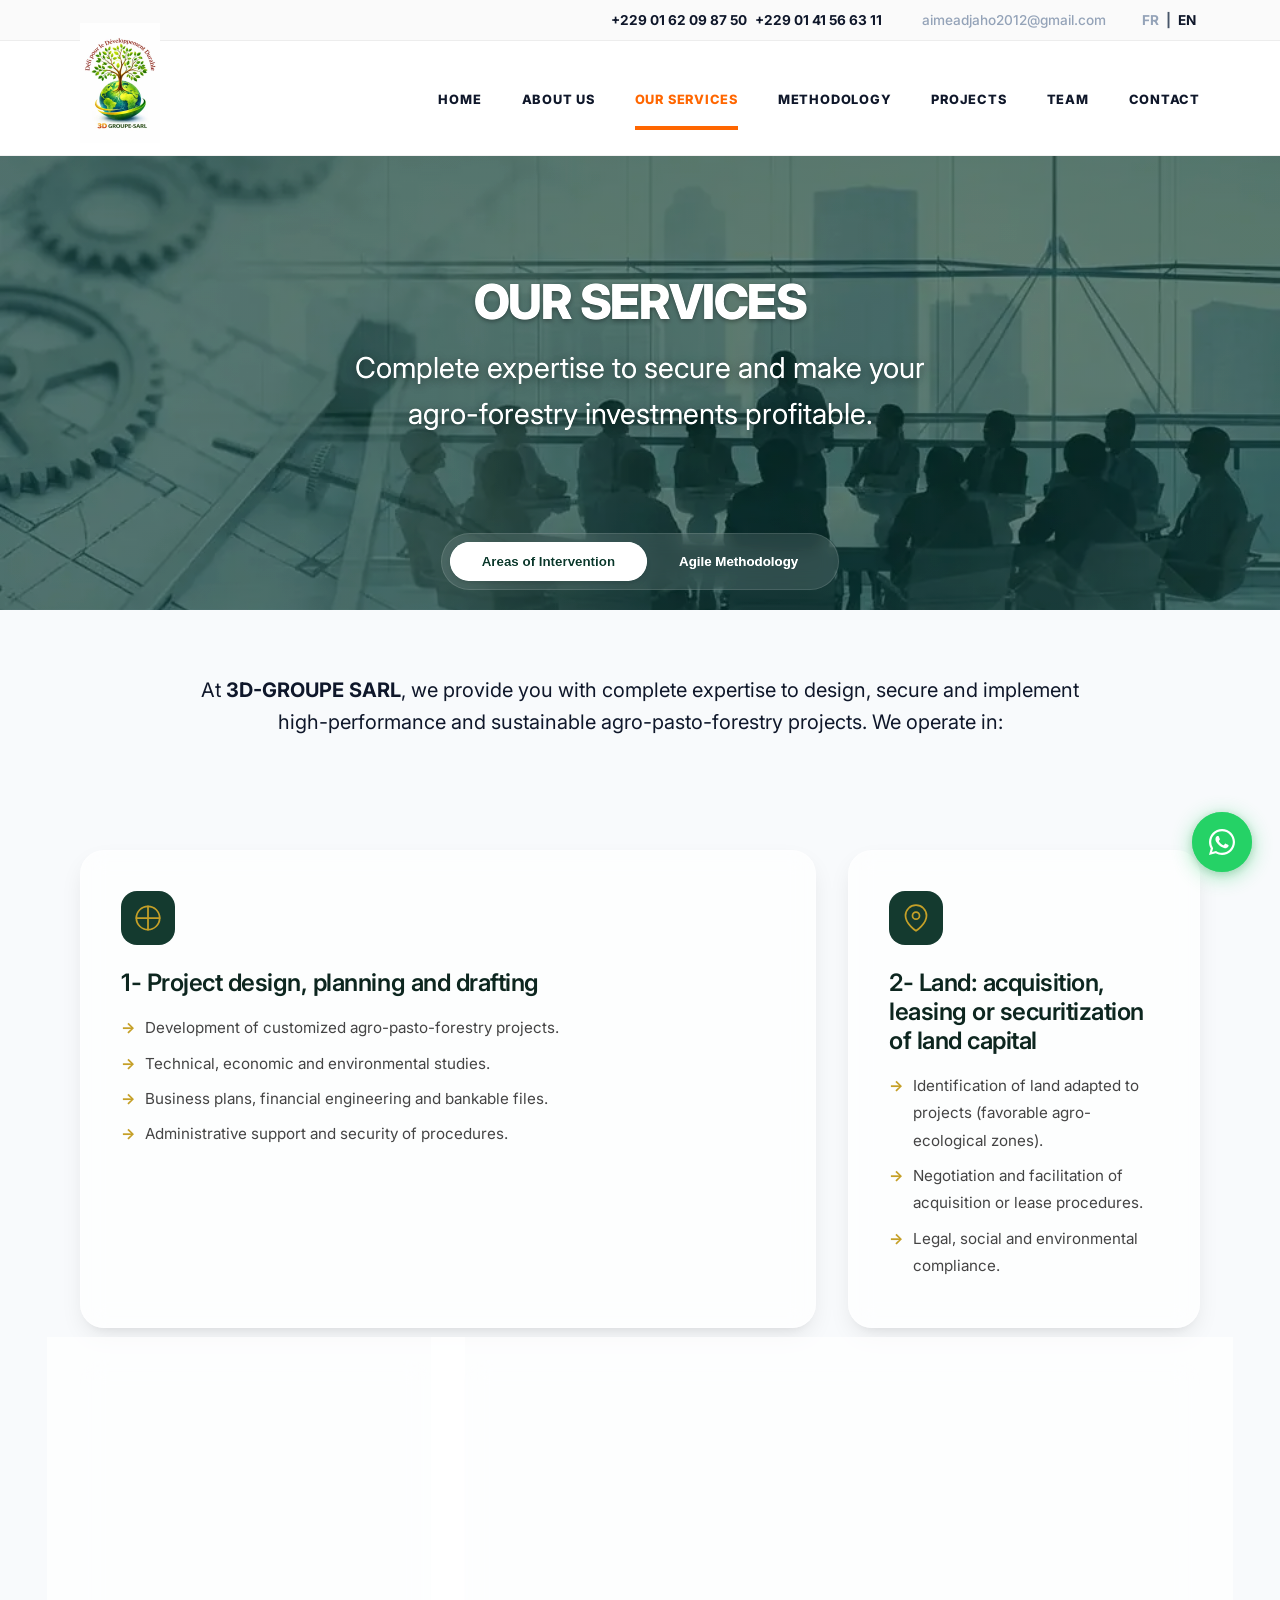
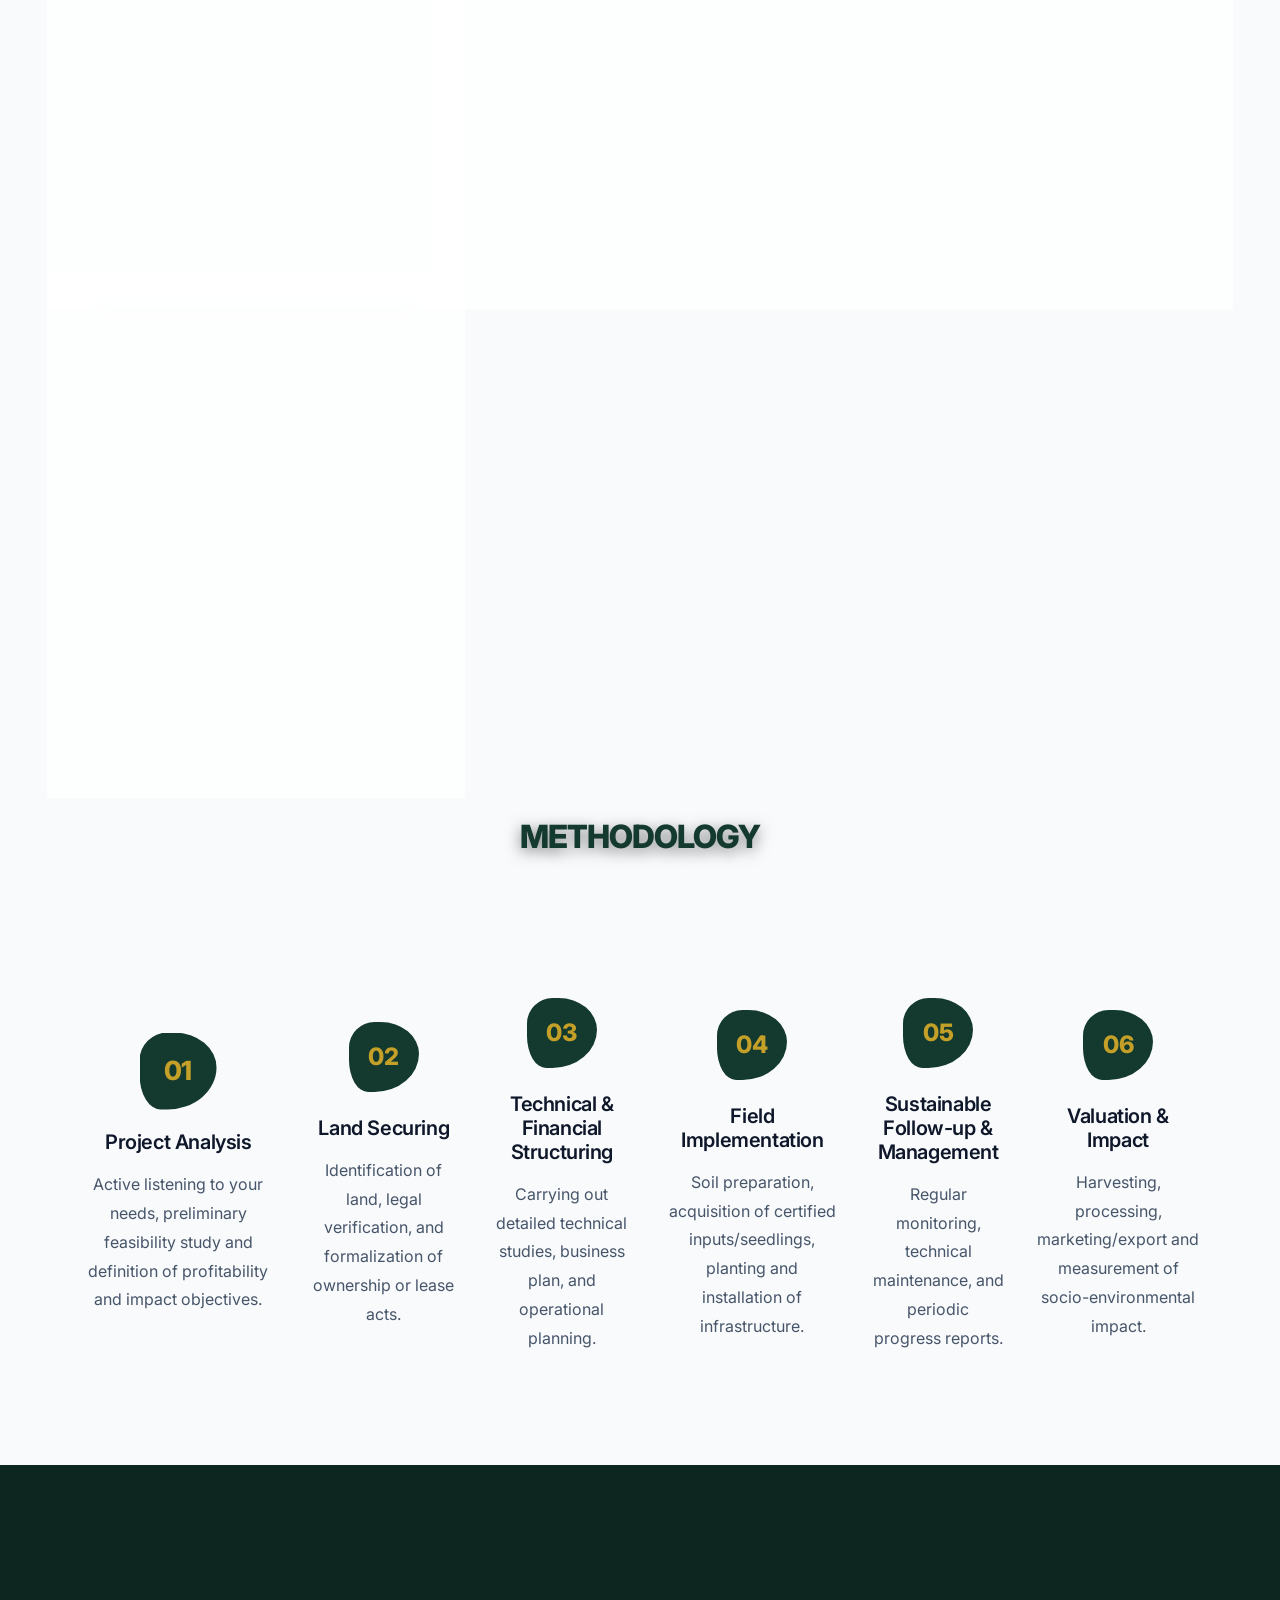
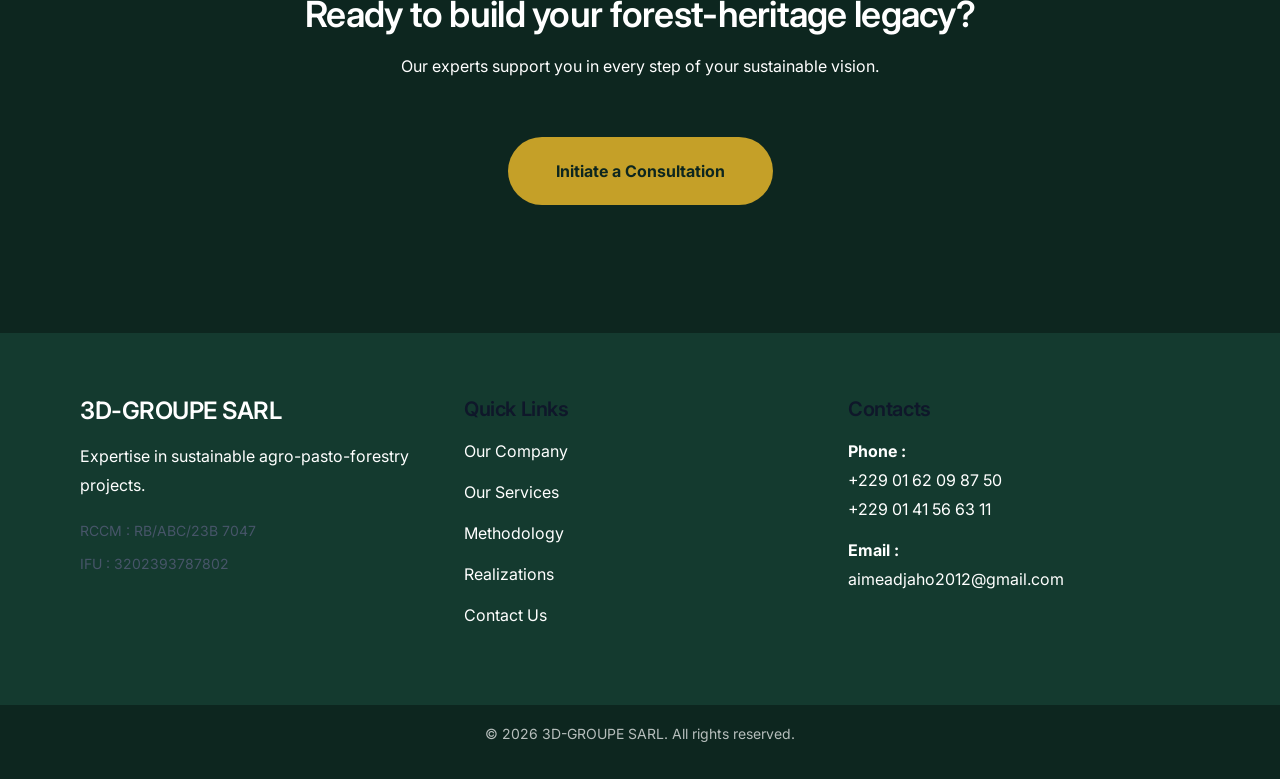
<file: en/services.html>
<!DOCTYPE html>
<html lang="en">

<head>
    <meta charset="UTF-8">
    <meta name="viewport" content="width=device-width, initial-scale=1.0">
    <title>Our Services - 3D-GROUPE SARL</title>

    <!-- CSS -->
    <link rel="preconnect" href="https://fonts.googleapis.com">
    <link rel="preconnect" href="https://fonts.gstatic.com" crossorigin>
    <link rel="stylesheet" href="https://fonts.googleapis.com/css2?family=Inter:wght@400;500;600;700;800&display=swap">
    <link rel="stylesheet" href="../assets/css/variables.css?v=3.1">
    <link rel="stylesheet" href="../assets/css/style.css?v=3.1">
    <link rel="stylesheet" href="../assets/css/backgrounds.css?v=3.1">
</head>

<body>

    <!-- Header -->
    <header class="site-header">
        <div class="header-top">
            <div class="container top-container">
                <div class="contact-info">
                    <div class="info-item phone-numbers">
                        <a href="tel:+2290162098750" class="info-text phone-item">+229 01 62 09 87 50</a>
                        <a href="tel:+2290141566311" class="info-text phone-item">+229 01 41 56 63 11</a>
                    </div>
                    <div class="info-item">
                        <a href="mailto:aimeadjaho2012@gmail.com" class="info-text email-item">aimeadjaho2012@gmail.com</a>
                    </div>
                </div>
                <div class="header-extra">
                    <div class="lang-selector">
                        <a href="../services.html" class="lang-link">FR</a> | <a href="services.html"
                            class="lang-link active">EN</a>
                    </div>
                </div>
            </div>
        </div>
        <div class="header-main">
            <div class="container header-container">
                <!-- Branding Section -->
                <div class="header-branding">
                    <div class="logo-box">
                        <a href="index.html">
                            <img src="../assets/images/logo.webp" alt="3D-GROUPE SARL" class="logo-img">
                        </a>
                    </div>
                </div>

                <!-- Mobile Toggle -->
                <button class="mobile-menu-toggle" aria-label="Menu" aria-expanded="false">
                    <span></span>
                    <span></span>
                    <span></span>
                </button>

                <!-- Navigation -->
                <nav class="main-nav">
                    <ul class="nav-list">
                        <li><a href="index.html" class="nav-link">Home</a></li>
                        <li><a href="about.html" class="nav-link">About Us</a></li>
                        <li><a href="services.html" class="nav-link active">Our Services</a></li>
                        <li><a href="methodology.html" class="nav-link">Methodology</a></li>
                        <li><a href="projects.html" class="nav-link">Projects</a></li>
                        <li><a href="team.html" class="nav-link">Team</a></li>
                        <li><a href="contact.html" class="nav-link">Contact</a></li>
                    </ul>
                </nav>
            </div>
        </div>
    </header>

    <main class="premium-layout">
        <!-- Page Header -->
        <div class="services-hero services-hero-bg">
            <div class="container text-center relative">
                <h1 class="premium-title">Our Services</h1>
                <p class="premium-lead">Complete expertise to secure and make your<br> agro-forestry investments
                    profitable.</p>



                <!-- Tab Navigation -->
                <div class="segmented-control">
                    <button class="segment-btn active" onclick="showTab('domaines')" id="tab-domaines">Areas of
                        Intervention</button>
                    <button class="segment-btn" onclick="showTab('methodologie')" id="tab-methodologie">Agile
                        Methodology</button>
                </div>
            </div>
        </div>

        <!-- Areas of intervention Section -->
        <div id="section-domaines" class="tab-content active">
            <div class="container">
                <div class="container-narrow text-center animate-fade-in"
                    style="margin-top: 4rem; margin-bottom: 3rem;">
                    <p style="font-size: 1.25rem; line-height: 1.6; color: var(--color-text);">
                        At <strong>3D-GROUPE SARL</strong>, we provide you with complete expertise to design, secure and
                        implement high-performance and sustainable agro-pasto-forestry projects. We operate in:
                    </p>
                </div>
                <div class="bento-grid">
                    <!-- Card 1: Design (Large) -->
                    <div class="bento-card bento-lg glass-card reveal-up">
                        <div class="card-icon">
                            <svg viewBox="0 0 24 24" fill="none" stroke="currentColor" stroke-width="1.5">
                                <path d="M12 2v20M2 12h20" stroke-linecap="round" stroke-linejoin="round" />
                                <circle cx="12" cy="12" r="10" />
                            </svg>
                        </div>
                        <div class="card-content">
                            <h3>1- Project design, planning and drafting</h3>
                            <ul class="premium-list">
                                <li>Development of customized agro-pasto-forestry projects.</li>
                                <li>Technical, economic and environmental studies.</li>
                                <li>Business plans, financial engineering and bankable files.</li>
                                <li>Administrative support and security of procedures.</li>
                            </ul>
                        </div>
                    </div>

                    <!-- Card 2: Land -->
                    <div class="bento-card glass-card reveal-up">
                        <div class="card-icon">
                            <svg viewBox="0 0 24 24" fill="none" stroke="currentColor" stroke-width="1.5">
                                <path d="M21 10c0 7-9 13-9 13s-9-6-9-13a9 9 0 0118 0z" stroke-linecap="round"
                                    stroke-linejoin="round" />
                                <circle cx="12" cy="10" r="3" stroke-linecap="round" stroke-linejoin="round" />
                            </svg>
                        </div>
                        <div class="card-content">
                            <h3>2- Land: acquisition, leasing or securitization of land capital</h3>
                            <ul class="premium-list">
                                <li>Identification of land adapted to projects (favorable agro-ecological zones).</li>
                                <li>Negotiation and facilitation of acquisition or lease procedures.</li>
                                <li>Legal, social and environmental compliance.</li>
                            </ul>
                        </div>
                    </div>

                    <!-- Card 3: Installation -->
                    <div class="bento-card glass-card reveal-up">
                        <div class="card-icon">
                            <svg viewBox="0 0 24 24" fill="none" stroke="currentColor" stroke-width="1.5">
                                <path d="M12 19V5m0 0l-7 7m7-7l7 7" stroke-linecap="round" stroke-linejoin="round" />
                            </svg>
                        </div>
                        <div class="card-content">
                            <h3>3- Establishment and management of forest plantations</h3>
                            <ul class="premium-list">
                                <li>Site preparation and installation of plantations (teak, Gmelina, cashew, etc.).</li>
                                <li>Maintenance, technical follow-up and continuous monitoring.</li>
                                <li>Sustainable management and yield optimization until maturity (5, 10 years and up).
                                </li>
                            </ul>
                        </div>
                    </div>

                    <!-- Card 4: Logging & Valuation (Large) -->
                    <div class="bento-card bento-lg glass-card reveal-up">
                        <div class="card-icon">
                            <svg viewBox="0 0 24 24" fill="none" stroke="currentColor" stroke-width="1.5">
                                <path d="M20 21v-2a4 4 0 00-4-4H8a4 4 0 00-4 4v2" stroke-linecap="round"
                                    stroke-linejoin="round" />
                                <circle cx="12" cy="7" r="4" stroke-linecap="round" stroke-linejoin="round" />
                            </svg>
                        </div>
                        <div class="card-content">
                            <h3>4- Forest logging and valuation</h3>
                            <ul class="premium-list">
                                <li>Organization and supervision of logging operations.</li>
                                <li>Certification and traceability of wood according to current standards.</li>
                                <li>Primary processing with our partners (sawmills).</li>
                                <li>Possibility of exporting or importing forest products according to client needs.
                                </li>
                            </ul>
                        </div>
                    </div>

                    <!-- Card 5: Support -->
                    <div class="bento-card glass-card reveal-up">
                        <div class="card-icon">
                            <svg viewBox="0 0 24 24" fill="none" stroke="currentColor" stroke-width="1.5">
                                <rect x="2" y="7" width="20" height="14" rx="2" ry="2" />
                                <path d="M16 21V5a2 2 0 00-2-2h-4a2 2 0 00-2 2v16" />
                            </svg>
                        </div>
                        <div class="card-content">
                            <h3>5- Support for processing companies</h3>
                            <ul class="premium-list">
                                <li>Support for installation and administrative compliance.</li>
                                <li>Provision of private and certified forest resources.</li>
                                <li>Structuring reliable supply chains.</li>
                                <li>Technical and strategic support for a secure start-up.</li>
                            </ul>
                        </div>
                    </div>
                </div>
            </div>
        </div>

        <!-- Methodology Section -->
        <div id="section-methodologie" class="tab-content active">
            <div class="container">
                <div class="text-center animate-fade-in" style="margin-bottom: 3rem;">
                    <h2 class="premium-title" style="font-size: 2rem;">Methodology</h2>
                </div>
                <div class="methodology-stepper">
                    <div class="step-item active">
                        <div class="step-blob">01</div>
                        <div class="step-info">
                            <h4>Project Analysis</h4>
                            <p>Active listening to your needs, preliminary feasibility study and definition of
                                profitability and impact objectives.</p>
                        </div>
                    </div>
                    <div class="step-spacer"></div>
                    <div class="step-item">
                        <div class="step-blob">02</div>
                        <div class="step-info">
                            <h4>Land Securing</h4>
                            <p>Identification of land, legal verification, and formalization of ownership or lease acts.
                            </p>
                        </div>
                    </div>
                    <div class="step-spacer"></div>
                    <div class="step-item">
                        <div class="step-blob">03</div>
                        <div class="step-info">
                            <h4>Technical & Financial Structuring</h4>
                            <p>Carrying out detailed technical studies, business plan, and operational planning.</p>
                        </div>
                    </div>
                    <div class="step-spacer"></div>
                    <div class="step-item">
                        <div class="step-blob">04</div>
                        <div class="step-info">
                            <h4>Field Implementation</h4>
                            <p>Soil preparation, acquisition of certified inputs/seedlings, planting and installation of
                                infrastructure.</p>
                        </div>
                    </div>
                    <div class="step-spacer"></div>
                    <div class="step-item">
                        <div class="step-blob">05</div>
                        <div class="step-info">
                            <h4>Sustainable Follow-up & Management</h4>
                            <p>Regular monitoring, technical maintenance, and periodic progress reports.</p>
                        </div>
                    </div>
                    <div class="step-spacer"></div>
                    <div class="step-item">
                        <div class="step-blob">06</div>
                        <div class="step-info">
                            <h4>Valuation & Impact</h4>
                            <p>Harvesting, processing, marketing/export and measurement of socio-environmental impact.
                            </p>
                        </div>
                    </div>
                </div>
            </div>
        </div>

        <section class="premium-cta">
            <div class="container text-center">
                <h2>Ready to build your forest-heritage legacy?</h2>
                <p>Our experts support you in every step of your sustainable vision.</p>
                <a href="contact.html" class="cta-modern-btn">Initiate a Consultation</a>
            </div>
        </section>
    </main>

    <footer class="site-footer">
        <div class="container footer-grid">
            <div class="footer-col">
                <h3 class="footer-logo">3D-GROUPE SARL</h3>
                <p>Expertise in sustainable agro-pasto-forestry projects.</p>
                <div class="legal-info">
                    <p><small>RCCM : RB/ABC/23B 7047</small></p>
                    <p><small>IFU : 3202393787802</small></p>
                </div>
            </div>

            <div class="footer-col">
                <h4>Quick Links</h4>
                <ul class="footer-links">
                    <li><a href="about.html">Our Company</a></li>
                    <li><a href="services.html">Our Services</a></li>
                    <li><a href="methodology.html">Methodology</a></li>
                    <li><a href="projects.html">Realizations</a></li>
                    <li><a href="contact.html">Contact Us</a></li>
                </ul>
            </div>

            <div class="footer-col">
                <h4>Contacts</h4>
                <ul class="contact-list">
                    <li>
                        <strong>Phone :</strong><br>
                        <a href="tel:+2290162098750">+229 01 62 09 87 50</a><br>
                        <a href="tel:+2290141566311">+229 01 41 56 63 11</a>
                    </li>
                    <li>
                        <strong>Email :</strong><br>
                        <a href="mailto:aimeadjaho2012@gmail.com">aimeadjaho2012@gmail.com</a>
                    </li>
                </ul>
            </div>
        </div>
        <div class="footer-bottom text-center">
            <p>&copy; <a href="../admin.html" class="footer-year">2026</a> 3D-GROUPE SARL. All rights reserved.</p>
        </div>
    </footer>

    <!-- JS -->
    <a href="https://wa.me/2290162098750?text=Hello%203D-GROUPE%20SARL%2C%20I%20would%20like%20information%20about%20a%20project." class="whatsapp-float" target="_blank" rel="noopener" aria-label="Chat on WhatsApp" title="Chat on WhatsApp"><svg viewBox="0 0 32 32" width="30" height="30" aria-hidden="true" fill="currentColor"><path d="M16.04 3C8.86 3 3.02 8.83 3.02 16c0 2.3.6 4.54 1.75 6.52L3 29l6.65-1.74A13 13 0 0 0 16.04 29C23.2 29 29 23.17 29 16S23.2 3 16.04 3Zm0 23.8c-1.98 0-3.92-.53-5.61-1.53l-.4-.24-3.95 1.03 1.05-3.84-.26-.4A10.76 10.76 0 0 1 5.24 16c0-5.95 4.85-10.8 10.8-10.8 5.94 0 10.77 4.85 10.77 10.8 0 5.96-4.83 10.8-10.77 10.8Zm5.92-8.08c-.32-.16-1.92-.95-2.22-1.06-.3-.11-.51-.16-.73.16-.21.32-.84 1.06-1.03 1.27-.19.22-.38.24-.7.08-.32-.16-1.37-.5-2.6-1.6-.96-.86-1.61-1.92-1.8-2.24-.19-.32-.02-.5.14-.66.15-.14.32-.38.48-.57.16-.19.21-.32.32-.54.11-.21.05-.4-.03-.56-.08-.16-.73-1.76-1-2.4-.26-.63-.53-.55-.73-.56h-.62c-.21 0-.56.08-.86.4-.3.32-1.13 1.1-1.13 2.7 0 1.58 1.16 3.12 1.32 3.33.16.22 2.28 3.48 5.52 4.88.77.33 1.37.53 1.84.68.77.25 1.48.21 2.03.13.62-.09 1.92-.78 2.19-1.54.27-.76.27-1.4.19-1.54-.08-.13-.29-.21-.61-.37Z"/></svg></a>
    <script src="../assets/js/store.js?v=3.5" defer></script>
    <script src="../assets/js/main.js?v=3.1" defer></script>
    <script>
        function showTab(tabName) {
            // Mettre a jour le bouton actif
            const tabButtons = document.querySelectorAll('.segment-btn');
            tabButtons.forEach(btn => btn.classList.remove('active'));
            const activeBtn = document.getElementById('tab-' + tabName);
            if (activeBtn) activeBtn.classList.add('active');

            // S'assurer que les sections sont affichees
            const tabContents = document.querySelectorAll('.tab-content');
            tabContents.forEach(c => {
                c.classList.add('active');
                c.style.display = 'block';
            });

            // Descendre fluidement vers la section demandee avec compensation header
            const target = document.getElementById('section-' + tabName);
            if (target) {
                target.scrollIntoView({
                    behavior: 'smooth',
                    block: 'start'
                });
            }
        }

        // Mise a jour automatique du bouton actif lors du defilement
        window.addEventListener('scroll', () => {
            const domaines = document.getElementById('section-domaines');
            const methodo = document.getElementById('section-methodologie');
            const tabDomaines = document.getElementById('tab-domaines');
            const tabMethodo = document.getElementById('tab-methodologie');

            if (!domaines || !methodo || !tabDomaines || !tabMethodo) return;

            const scrollPos = window.scrollY + 180;
            const methodoTop = methodo.offsetTop;

            if (scrollPos >= methodoTop) {
                tabMethodo.classList.add('active');
                tabDomaines.classList.remove('active');
            } else {
                tabDomaines.classList.add('active');
                tabMethodo.classList.remove('active');
            }
        }, { passive: true });
    </script>
</body>

</html>
</file>
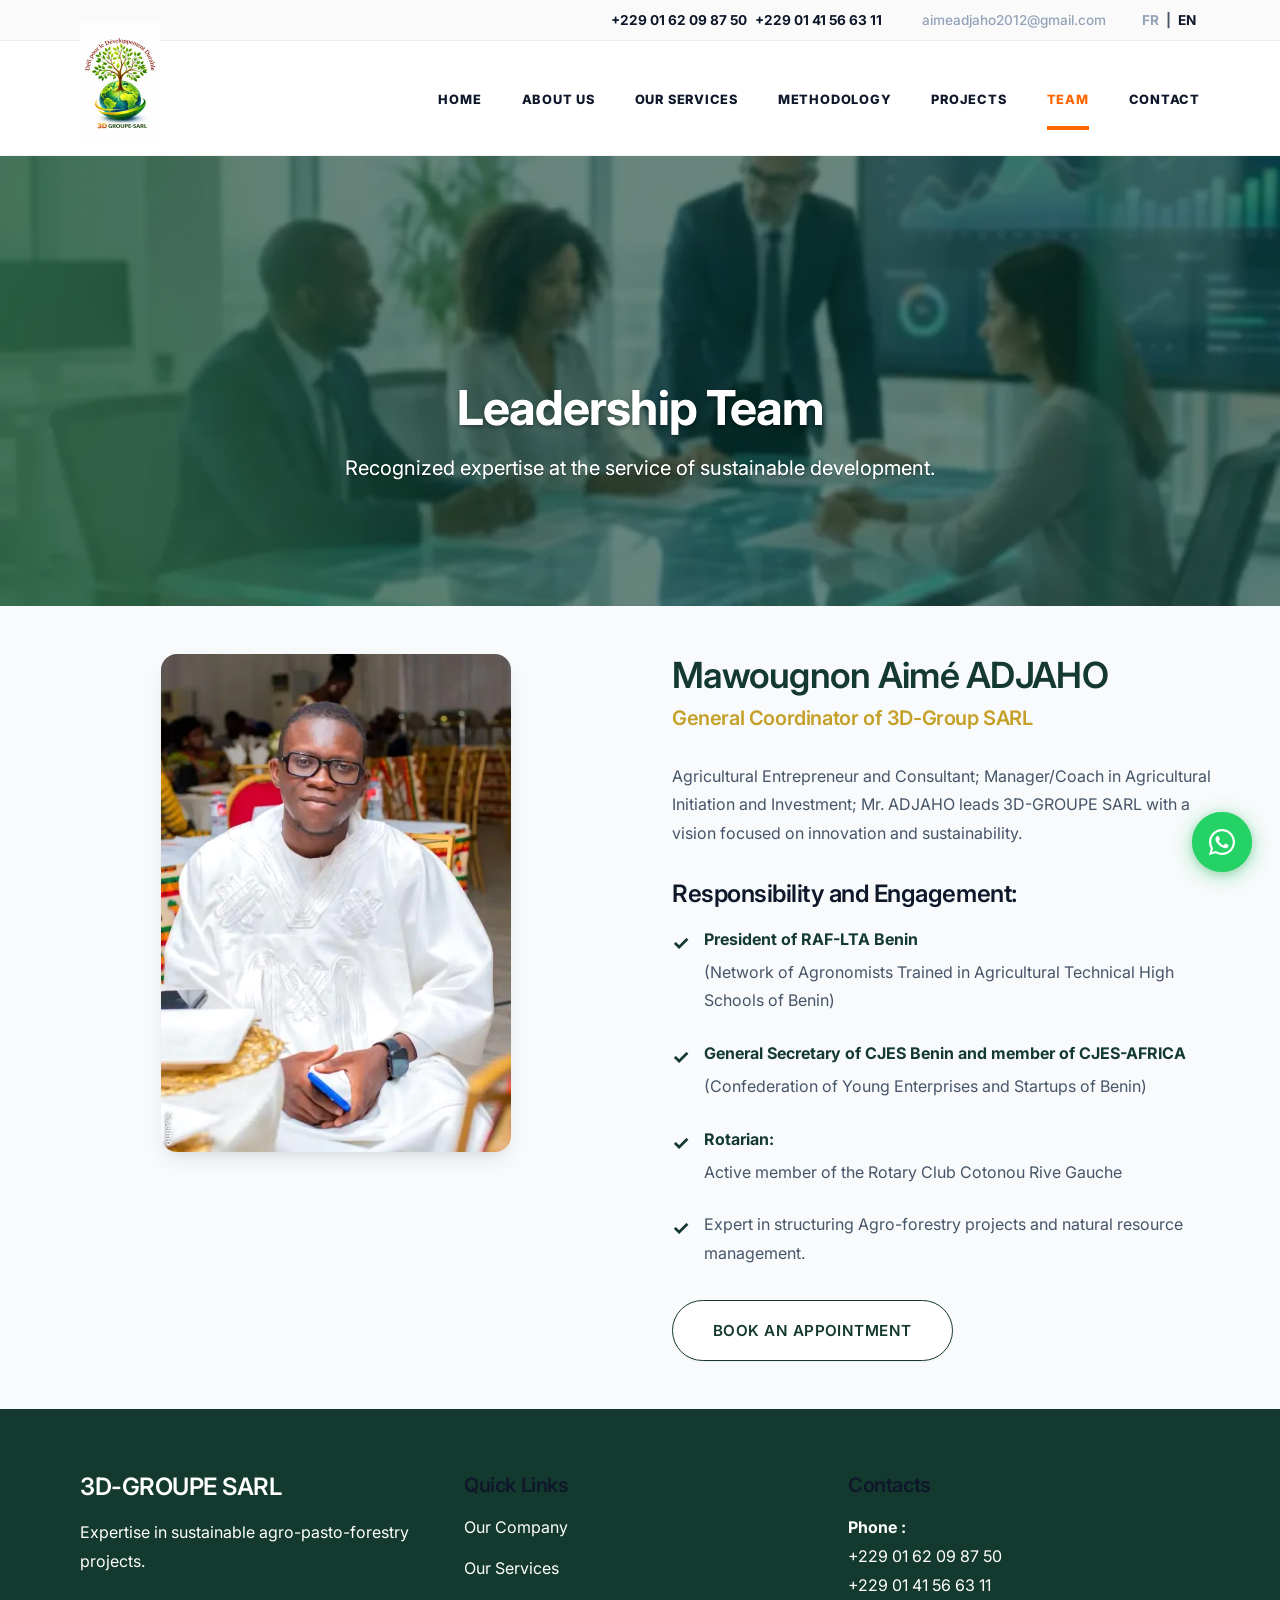
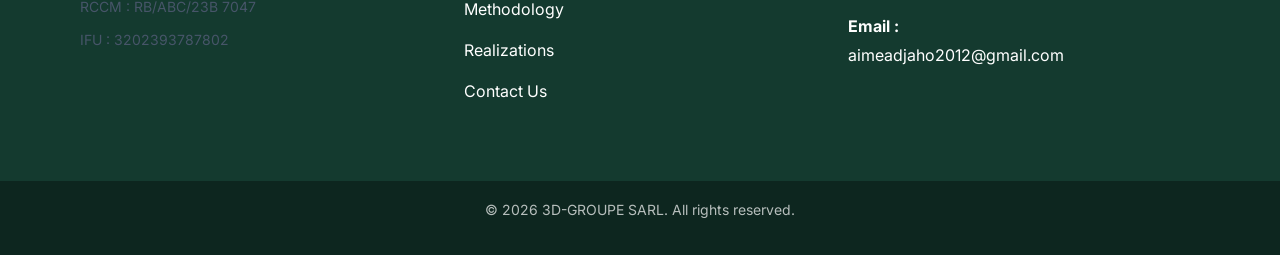
<file: en/team.html>
<!DOCTYPE html>
<html lang="en">

<head>
    <meta charset="UTF-8">
    <meta name="viewport" content="width=device-width, initial-scale=1.0">
    <title>Our Team - 3D-GROUPE SARL</title>

    <!-- CSS -->
    <link rel="preconnect" href="https://fonts.googleapis.com">
    <link rel="preconnect" href="https://fonts.gstatic.com" crossorigin>
    <link rel="stylesheet" href="https://fonts.googleapis.com/css2?family=Inter:wght@400;500;600;700;800&display=swap">
    <link rel="stylesheet" href="../assets/css/variables.css?v=3.1">
    <link rel="stylesheet" href="../assets/css/style.css?v=3.1">
    <link rel="stylesheet" href="../assets/css/backgrounds.css?v=3.1">
</head>

<body>

    <!-- Header -->
    <header class="site-header">
        <div class="header-top">
            <div class="container top-container">
                <div class="contact-info">
                    <div class="info-item phone-numbers">
                        <a href="tel:+2290162098750" class="info-text phone-item">+229 01 62 09 87 50</a>
                        <a href="tel:+2290141566311" class="info-text phone-item">+229 01 41 56 63 11</a>
                    </div>
                    <div class="info-item">
                        <a href="mailto:aimeadjaho2012@gmail.com" class="info-text email-item">aimeadjaho2012@gmail.com</a>
                    </div>
                </div>
                <div class="header-extra">
                    <div class="lang-selector">
                        <a href="../team.html" class="lang-link">FR</a> | <a href="team.html"
                            class="lang-link active">EN</a>
                    </div>
                </div>
            </div>
        </div>
        <div class="header-main">
            <div class="container header-container">
                <!-- Branding Section -->
                <div class="header-branding">
                    <div class="logo-box">
                        <a href="index.html">
                            <img src="../assets/images/logo.webp" alt="3D-GROUPE SARL" class="logo-img">
                        </a>
                    </div>
                </div>

                <!-- Mobile Toggle -->
                <button class="mobile-menu-toggle" aria-label="Menu" aria-expanded="false">
                    <span></span>
                    <span></span>
                    <span></span>
                </button>

                <!-- Navigation -->
                <nav class="main-nav">
                    <ul class="nav-list">
                        <li><a href="index.html" class="nav-link">Home</a></li>
                        <li><a href="about.html" class="nav-link">About Us</a></li>
                        <li><a href="services.html" class="nav-link">Our Services</a></li>
                        <li><a href="methodology.html" class="nav-link">Methodology</a></li>
                        <li><a href="projects.html" class="nav-link">Projects</a></li>
                        <li><a href="team.html" class="nav-link active">Team</a></li>
                        <li><a href="contact.html" class="nav-link">Contact</a></li>
                    </ul>
                </nav>
            </div>
        </div>
    </header>

    <main>
        <!-- Page Header -->
        <div class="section team-hero-bg text-center animate-fade-in">
            <div class="container">
                <h1>Leadership Team</h1>
                <p class="lead-text">Recognized expertise at the service of sustainable development.</p>
            </div>
        </div>

        <section class="section container">
            <div class="split-layout" style="align-items: start;">
                <div class="image-content reveal-right" style="display: flex; justify-content: center;">
                    <!-- Portrait -->
                    <div class="team-photo-container"
                        style="max-width: 350px; border-radius: var(--radius-md); overflow: hidden; box-shadow: var(--shadow-lg);">
                        <img loading="lazy" decoding="async" src="../assets/images/aime_adjaho.webp" alt="Mawougnon Aimé ADJAHO"
                            style="width: 100%; display: block; filter: brightness(1.05);">
                    </div>
                </div>
                <div class="text-content reveal-up">
                    <h2 class="text-primary">Mawougnon Aimé ADJAHO</h2>
                    <h4 class="text-accent" style="margin-top: -0.5rem; margin-bottom: 2rem;">General Coordinator of
                        3D-Group SARL</h4>

                    <p>Agricultural Entrepreneur and Consultant; Manager/Coach in Agricultural Initiation and
                        Investment; Mr. ADJAHO leads 3D-GROUPE SARL with a vision focused on innovation and
                        sustainability.</p>

                    <h3 style="margin-top: 2rem;">Responsibility and Engagement:</h3>
                    <ul class="check-list">
                        <li>
                            <strong>President of RAF-LTA Benin</strong>
                            (Network of Agronomists Trained in Agricultural Technical High Schools of Benin)
                        </li>
                        <li>
                            <strong>General Secretary of CJES Benin and member of CJES-AFRICA</strong>
                            (Confederation of Young Enterprises and Startups of Benin)
                        </li>
                        <li>
                            <strong>Rotarian:</strong> Active member of the Rotary Club Cotonou Rive Gauche
                        </li>
                        <li>
                            Expert in structuring Agro-forestry projects and natural resource management.
                        </li>
                    </ul>

                    <div style="margin-top: 2rem;">
                        <a href="contact.html" class="btn btn-secondary reveal-up delay-1">Book an appointment</a>
                    </div>
                </div>
            </div>
        </section>
    </main>

    <!-- Footer -->
    <footer class="site-footer">
        <div class="container footer-grid">
            <div class="footer-col">
                <h3 class="footer-logo">3D-GROUPE SARL</h3>
                <p>Expertise in sustainable agro-pasto-forestry projects.</p>
                <div class="legal-info">
                    <p><small>RCCM : RB/ABC/23B 7047</small></p>
                    <p><small>IFU : 3202393787802</small></p>
                </div>
            </div>

            <div class="footer-col">
                <h4>Quick Links</h4>
                <ul class="footer-links">
                    <li><a href="about.html">Our Company</a></li>
                    <li><a href="services.html">Our Services</a></li>
                    <li><a href="methodology.html">Methodology</a></li>
                    <li><a href="projects.html">Realizations</a></li>
                    <li><a href="contact.html">Contact Us</a></li>
                </ul>
            </div>

            <div class="footer-col">
                <h4>Contacts</h4>
                <ul class="contact-list">
                    <li>
                        <strong>Phone :</strong><br>
                        <a href="tel:+2290162098750">+229 01 62 09 87 50</a><br>
                        <a href="tel:+2290141566311">+229 01 41 56 63 11</a>
                    </li>
                    <li>
                        <strong>Email :</strong><br>
                        <a href="mailto:aimeadjaho2012@gmail.com">aimeadjaho2012@gmail.com</a>
                    </li>
                </ul>
            </div>
        </div>
        <div class="footer-bottom text-center">
            <p>&copy; <a href="../admin.html" class="footer-year">2026</a> 3D-GROUPE SARL. All rights reserved.</p>
        </div>
    </footer>

    <!-- JS -->
    <a href="https://wa.me/2290162098750?text=Hello%203D-GROUPE%20SARL%2C%20I%20would%20like%20information%20about%20a%20project." class="whatsapp-float" target="_blank" rel="noopener" aria-label="Chat on WhatsApp" title="Chat on WhatsApp"><svg viewBox="0 0 32 32" width="30" height="30" aria-hidden="true" fill="currentColor"><path d="M16.04 3C8.86 3 3.02 8.83 3.02 16c0 2.3.6 4.54 1.75 6.52L3 29l6.65-1.74A13 13 0 0 0 16.04 29C23.2 29 29 23.17 29 16S23.2 3 16.04 3Zm0 23.8c-1.98 0-3.92-.53-5.61-1.53l-.4-.24-3.95 1.03 1.05-3.84-.26-.4A10.76 10.76 0 0 1 5.24 16c0-5.95 4.85-10.8 10.8-10.8 5.94 0 10.77 4.85 10.77 10.8 0 5.96-4.83 10.8-10.77 10.8Zm5.92-8.08c-.32-.16-1.92-.95-2.22-1.06-.3-.11-.51-.16-.73.16-.21.32-.84 1.06-1.03 1.27-.19.22-.38.24-.7.08-.32-.16-1.37-.5-2.6-1.6-.96-.86-1.61-1.92-1.8-2.24-.19-.32-.02-.5.14-.66.15-.14.32-.38.48-.57.16-.19.21-.32.32-.54.11-.21.05-.4-.03-.56-.08-.16-.73-1.76-1-2.4-.26-.63-.53-.55-.73-.56h-.62c-.21 0-.56.08-.86.4-.3.32-1.13 1.1-1.13 2.7 0 1.58 1.16 3.12 1.32 3.33.16.22 2.28 3.48 5.52 4.88.77.33 1.37.53 1.84.68.77.25 1.48.21 2.03.13.62-.09 1.92-.78 2.19-1.54.27-.76.27-1.4.19-1.54-.08-.13-.29-.21-.61-.37Z"/></svg></a>
    <script src="../assets/js/store.js?v=3.5" defer></script>
    <script src="../assets/js/main.js?v=3.1" defer></script>
</body>

</html>
</file>
<file: assets/css/variables.css>
:root {
    /* --- Colors --- */
    /* Primary Brand Colors - Refined for "Premium" depth */
    --color-primary: #143A2F;
    /* Deeper, richer green */
    --color-primary-dark: #0D261F;
    --color-primary-light: #1E5645;

    /* Secondary & Accent - Sophisticated Gold & Pure White */
    --color-secondary: #FFFFFF;
    --color-accent: #C5A028;
    /* Slightly deeper, more "metallic" gold */
    --color-accent-light: #E5C35D;
    --color-accent-dark: #A6851E;

    /* Neutrals & Text - Slate/Zinc inspired for modernity */
    --color-text: #0F172A;
    /* Rich Slate 900 */
    --color-text-light: #475569;
    /* Slate 600 */
    --color-text-lighter: #94A3B8;
    /* Slate 400 */

    /* Backgrounds */
    --color-bg-light: #F8FAFC;
    /* Slate 50 */
    --color-bg-white: #FFFFFF;
    --color-bg-soft-green: #F0FDF4;
    --color-bg-surface: #FFFFFF;

    /* Glassmorphism Helpers */
    --glass-bg: rgba(255, 255, 255, 0.7);
    --glass-border: rgba(255, 255, 255, 0.3);
    --glass-blur: blur(12px);

    /* --- Typography --- */
    --font-heading: 'Inter', system-ui, -apple-system, sans-serif;
    --font-body: 'Inter', system-ui, -apple-system, sans-serif;
    --letter-spacing-tight: -0.02em;
    --letter-spacing-wide: 0.05em;

    /* --- Spacing System --- */
    --spacing-xs: 0.5rem;
    /* 8px */
    --spacing-sm: 1rem;
    /* 16px */
    --spacing-md: 2rem;
    /* 32px */
    --spacing-lg: 4rem;
    /* 64px */
    --spacing-xl: 8rem;
    /* 128px */
    --spacing-section: 6rem;

    /* --- Border Radius --- */
    --radius-sm: 8px;
    --radius-md: 16px;
    --radius-lg: 24px;
    --radius-full: 9999px;

    /* --- Premium Shadows (Layered for organic feel) --- */
    --shadow-sm: 0 1px 2px rgba(0, 0, 0, 0.05);
    --shadow-md: 0 4px 6px -1px rgba(0, 0, 0, 0.08), 0 2px 4px -1px rgba(0, 0, 0, 0.04);
    --shadow-lg: 0 10px 25px -5px rgba(0, 0, 0, 0.1), 0 8px 10px -6px rgba(0, 0, 0, 0.05);
    --shadow-xl: 0 25px 50px -12px rgba(0, 0, 0, 0.15);
    --shadow-accent: 0 10px 20px -5px rgba(197, 160, 40, 0.3);

    /* --- Transitions --- */
    --transition-fast: transform 0.2s cubic-bezier(0.4, 0, 0.2, 1), opacity 0.2s cubic-bezier(0.4, 0, 0.2, 1), background-color 0.2s cubic-bezier(0.4, 0, 0.2, 1), color 0.2s cubic-bezier(0.4, 0, 0.2, 1), border-color 0.2s cubic-bezier(0.4, 0, 0.2, 1), box-shadow 0.2s cubic-bezier(0.4, 0, 0.2, 1);
    --transition-base: transform 0.4s cubic-bezier(0.4, 0, 0.2, 1), opacity 0.4s cubic-bezier(0.4, 0, 0.2, 1), background-color 0.4s cubic-bezier(0.4, 0, 0.2, 1), color 0.4s cubic-bezier(0.4, 0, 0.2, 1), border-color 0.4s cubic-bezier(0.4, 0, 0.2, 1), box-shadow 0.4s cubic-bezier(0.4, 0, 0.2, 1);
    --transition-smooth: transform 0.6s cubic-bezier(0.4, 0, 0.2, 1), opacity 0.6s cubic-bezier(0.4, 0, 0.2, 1), background-color 0.6s cubic-bezier(0.4, 0, 0.2, 1), color 0.6s cubic-bezier(0.4, 0, 0.2, 1), border-color 0.6s cubic-bezier(0.4, 0, 0.2, 1), box-shadow 0.6s cubic-bezier(0.4, 0, 0.2, 1);
}
</file>
<file: assets/css/style.css>
/* Google Fonts: loaded via <link> in HTML <head> for faster rendering */

/* Reset & Base */
*,
*::before,
*::after {
    box-sizing: border-box;
    margin: 0;
    padding: 0;
}

body {
    font-family: var(--font-body);
    color: var(--color-text-light);
    line-height: 1.8;
    background-color: var(--color-bg-light);
    display: flex;
    flex-direction: column;
    min-height: 100vh;
    -webkit-font-smoothing: antialiased;
    -moz-osx-font-smoothing: grayscale;
    overflow-x: hidden;
}

main {
    flex: 1;
}

img {
    max-width: 100%;
    display: block;
}

a {
    text-decoration: none;
    color: inherit;
    transition: var(--transition-base);
}

ul {
    list-style: none;
}

/* Typography */
h1,
h2,
h3,
h4,
h5,
h6 {
    font-family: var(--font-heading);
    color: var(--color-text);
    line-height: 1.2;
    margin-bottom: var(--spacing-sm);
    letter-spacing: var(--letter-spacing-tight);
    font-weight: 700;
}

h1 {
    font-size: 3rem;
    font-weight: 700;
}

h2 {
    font-size: 2.25rem;
    font-weight: 600;
}

h3 {
    font-size: 1.5rem;
    font-weight: 600;
}

h4 {
    font-size: 1.25rem;
    font-weight: 600;
}

p {
    margin-bottom: var(--spacing-sm);
}

small {
    font-size: 0.875rem;
    color: var(--color-text-light);
}

/* Utility Classes */
.container {
    width: 90%;
    max-width: 1200px;
    margin: 0 auto;
    padding: 0 var(--spacing-sm);
}

.section {
    padding: 3rem 0;
}

.text-center {
    text-align: center;
}

.text-primary {
    color: var(--color-primary);
}

.text-accent {
    color: var(--color-accent);
}

.text-white {
    color: white;
}

/* Background Utility Classes */
.bg-primary {
    background-color: var(--color-primary);
}

.bg-primary-dark {
    background-color: var(--color-primary-dark);
}

.bg-accent {
    background-color: var(--color-accent);
}

/* Buttons */
.btn {
    display: inline-flex;
    align-items: center;
    justify-content: center;
    padding: 1rem 2.5rem;
    border-radius: var(--radius-full);
    font-weight: 600;
    cursor: pointer;
    transition: var(--transition-base);
    border: 1.5px solid transparent;
    letter-spacing: 0.03em;
    font-size: 0.95rem;
    text-transform: uppercase;
    position: relative;
    overflow: hidden;
    z-index: 1;
}

.btn-primary {
    background-color: var(--color-primary);
    color: white;
    box-shadow: var(--shadow-md);
}

.btn-primary:hover {
    background-color: var(--color-primary-dark);
    transform: translateY(-3px) scale(1.02);
    box-shadow: 0 15px 30px -10px rgba(20, 58, 47, 0.4);
}

.btn-secondary {
    background-color: white;
    border-color: var(--color-primary);
    color: var(--color-primary);
    box-shadow: var(--shadow-sm);
}

.btn-secondary:hover {
    background-color: var(--color-primary);
    color: white;
    transform: translateY(-3px);
    box-shadow: var(--shadow-md);
}

.btn-accent {
    background-color: var(--color-accent);
    color: var(--color-primary);
    box-shadow: var(--shadow-accent);
}

.btn-accent:hover {
    background-color: var(--color-accent-dark);
    color: white;
    transform: translateY(-2px);
}

.btn-lg {
    padding: 1.25rem 3rem;
    font-size: 1.1rem;
}

/* Header & Nav REDESIGN */
.site-header {
    background-color: var(--color-bg-white);
    position: sticky;
    top: 0;
    width: 100%;
    z-index: 1000;
    border-bottom: 1px solid rgba(0, 0, 0, 0.05);
    transition: var(--transition-base);
}

/* Header Top bar */
.header-top {
    border-bottom: 1px solid rgba(0, 0, 0, 0.05);
    padding: 0.5rem 0;
    background-color: #fafafa;
}

.top-container {
    display: flex;
    justify-content: flex-end;
    align-items: center;
    gap: 2rem;
}

.contact-info {
    display: flex;
    gap: 2.5rem;
    align-items: center;
}

.info-item {
    display: flex;
    align-items: center;
    gap: 0.5rem;
}

.info-text {
    font-size: 0.85rem;
    font-weight: 700;
    color: var(--color-text);
}

.email-item {
    color: var(--color-text-lighter);
    font-weight: 500;
}

.header-extra {
    display: flex;
    align-items: center;
    gap: 1.5rem;
}

.lang-selector {
    font-size: 0.85rem;
    font-weight: 700;
}

.lang-link {
    color: var(--color-text-lighter);
    padding: 2px 4px;
    transition: color 0.3s ease;
}

.lang-link.active,
.lang-link:hover {
    color: var(--color-text);
}

/* Header Main section */
.header-main {
    padding: 0.75rem 0;
}

.header-container {
    display: flex;
    justify-content: space-between;
    align-items: center;
    gap: 2rem;
    position: relative;
    /* Context for centered logo */
}

/* Branding Section */
.header-branding {
    display: flex;
    align-items: center;
    flex-shrink: 0;

    /* Overlap the Divider ("Posé entre le trait") */
    position: relative;
    top: -30px;
    /* Shift up to sit on the line */
    margin-bottom: -30px;
    /* optional: keep flow tight */
    z-index: 20;
}

.logo-box {
    background: transparent;
    padding: 0;
    border-radius: 0;
    box-shadow: none;
    transition: var(--transition-base);
}

@keyframes floatLogo {

    0%,
    100% {
        transform: translateY(0);
    }

    50% {
        transform: translateY(-5px);
    }
}

.logo-img {
    height: 120px;
    width: auto;
    display: block;
    transition: height 0.3s ease;
    animation: floatLogo 3s ease-in-out infinite;
    /* Positioning interpretation: Center vertically */
    margin-top: auto;
    margin-bottom: auto;
}

.site-header.scrolled .logo-img {
    height: 60px;
}

/* Header Transition Fix */
.header-top {
    transition: max-height 0.4s cubic-bezier(0.4, 0, 0.2, 1), opacity 0.4s cubic-bezier(0.4, 0, 0.2, 1), padding 0.4s cubic-bezier(0.4, 0, 0.2, 1);
    max-height: 50px;
    /* Arbitrary large enough height */
    overflow: hidden;
    opacity: 1;
}

.site-header.scrolled .header-top {
    max-height: 0;
    padding: 0;
    opacity: 0;
    border-bottom: 0px solid rgba(0, 0, 0, 0.05);
    /* Also transition border */
}

/* Main Navigation */
.main-nav {
    display: flex;
    justify-content: flex-end;
    align-items: center;
    flex: 1;
}

.nav-list {
    display: flex;
    gap: 2.5rem;
    align-items: center;
}

.nav-link {
    font-weight: 800;
    font-size: 0.8rem;
    color: var(--color-text);
    position: relative;
    padding: 0.5rem 0;
    text-transform: uppercase;
    letter-spacing: 0.06em;
    transition: color 0.3s ease;
    white-space: nowrap;
}

.nav-link::after {
    content: '';
    position: absolute;
    bottom: -15px;
    left: 0;
    width: 0;
    height: 4px;
    background-color: #ff6600;
    transition: width 0.3s ease;
}

.nav-link:hover {
    color: #ff6600;
}

.nav-link:hover::after,
.nav-link.active::after {
    width: 100%;
}

.nav-link.active {
    color: #ff6600;
}

/* Mobile Toggle */
.mobile-menu-toggle {
    display: none;
    background: none;
    border: none;
    cursor: pointer;
    padding: 0.5rem;
    flex-direction: column;
    gap: 6px;
}

.mobile-menu-toggle span {
    display: block;
    width: 28px;
    height: 2px;
    background-color: var(--color-primary);
    transition: var(--transition-base);
}

/* Footer Section */
.site-footer {
    background-color: var(--color-primary);
    color: white;
    padding-top: var(--spacing-lg);
}

.footer-grid {
    display: grid;
    grid-template-columns: repeat(auto-fit, minmax(250px, 1fr));
    gap: var(--spacing-md);
    padding-bottom: var(--spacing-lg);
}

.footer-logo {
    color: white;
    margin-bottom: var(--spacing-sm);
}

.footer-links li,
.contact-list li {
    margin-bottom: 0.75rem;
}

.footer-links a:hover,
.contact-list a:hover {
    color: var(--color-accent);
    padding-left: 5px;
}

.footer-bottom {
    background-color: var(--color-primary-dark);
    padding: var(--spacing-sm) 0;
    font-size: 0.875rem;
    color: rgba(255, 255, 255, 0.7);
}

.legal-info p {
    margin-bottom: 0.25rem;
    color: rgba(255, 255, 255, 0.8);
}

/* Hero Section (Legacy) */
.hero {
    position: relative;
    height: 90vh;
    display: flex;
    align-items: center;
    justify-content: center;
    background: linear-gradient(rgba(20, 50, 40, 0.7), rgba(20, 50, 40, 0.6)), url('../images/hero-bg.webp');
    background-size: cover;
    background-position: center;
    color: white;
    text-align: center;
    padding-top: 100px;
}

.hero-primary {
    background-color: var(--color-primary-dark);
}

.hero-content {
    max-width: 800px;
    padding: 2rem;
}

.hero h1 {
    color: white;
    font-size: 3.5rem;
    margin-bottom: 1.5rem;
}

.hero-lead {
    font-size: 1.35rem;
    margin-bottom: 2.5rem;
    opacity: 0.9;
}

.hero-actions {
    display: flex;
    gap: 1rem;
    justify-content: center;
}

.lead-text {
    font-size: 1.125rem;
    max-width: 800px;
    margin: 0 auto 3rem auto;
    color: var(--color-text-light);
}

.services-grid {
    display: grid;
    grid-template-columns: repeat(auto-fit, minmax(300px, 1fr));
    gap: 2rem;
    margin-top: 2rem;
}

.service-card {
    background: var(--color-bg-surface);
    padding: 2.5rem;
    border-radius: var(--radius-md);
    box-shadow: var(--shadow-sm);
    transition: var(--transition-base);
    border: 1px solid var(--color-border);
    display: flex;
    flex-direction: column;
    justify-content: space-between;
    height: 100%;
    position: relative;
    overflow: hidden;
}

.service-card::before {
    content: '';
    position: absolute;
    top: 0;
    left: 0;
    width: 100%;
    height: 4px;
    background: var(--color-primary);
    transform: scaleX(0);
    transform-origin: left;
    transition: transform 0.3s ease;
}

.service-card:hover {
    transform: translateY(-8px);
    box-shadow: var(--shadow-xl);
    border-color: transparent;
}

.service-card:hover::before {
    transform: scaleX(1);
}

.service-icon {
    font-size: 2.5rem;
    margin-bottom: 1rem;
}

.link-arrow {
    display: inline-block;
    margin-top: 1rem;
    color: var(--color-primary);
    font-weight: 600;
}

.link-arrow:hover {
    color: var(--color-accent);
}

.bg-light {
    background-color: var(--color-bg-light);
}

.split-layout {
    display: grid;
    grid-template-columns: 1fr 1fr;
    gap: 4rem;
    align-items: center;
}

.check-list li {
    margin-bottom: 1.5rem;
    padding-left: 2rem;
    position: relative;
}

.check-list li::before {
    content: '✓';
    position: absolute;
    left: 0;
    top: 0;
    color: var(--color-primary);
    font-weight: bold;
    font-size: 1.25rem;
}

.check-list strong {
    display: block;
    color: var(--color-primary);
    margin-bottom: 0.25rem;
}

.cta-section {
    padding: 5rem 0;
}

.cta-buttons {
    margin-top: 2rem;
    display: flex;
    justify-content: center;
    gap: 1rem;
}

.page-top-spacer {
    padding-top: 220px !important;
}

@media (max-width: 991px) {
    .main-nav {
        display: none;
        position: absolute;
        top: 100%;
        left: 0;
        width: 100%;
        background: white;
        padding: 2rem;
        box-shadow: var(--shadow-lg);
        border-top: 1px solid rgba(0, 0, 0, 0.05);
    }

    .main-nav.active {
        display: block;
    }

    .nav-list {
        flex-direction: column;
        gap: 1.5rem;
        align-items: center;
    }

    .header-cta {
        display: none;
    }

    .mobile-menu-toggle {
        display: flex;
        z-index: 50;
    }

    .logo-img {
        height: 60px;
    }

    .header-branding {
        width: auto;
        justify-content: flex-start;
        pointer-events: auto;
        top: 0;
        margin-bottom: 0;
    }
}

@media (max-width: 768px) {
    .top-container {
        flex-direction: column-reverse;
        /* Put language selector on top */
        gap: 0.5rem;
        padding: 0.8rem 0;
    }

    .contact-info {
        display: flex;
        /* Show contact info */
        flex-direction: column;
        gap: 0.5rem;
        align-items: center;
        width: 100%;
    }

    .phone-numbers {
        display: flex;
        flex-direction: row;
        /* Keep phone numbers side by side or stack? User screenshot shows them side by side in desktop, but let's stack for better mobile fit if needed. Re-checking user request: "sélecteur de langue au dessus des autres informations". */
        gap: 1rem;
        flex-wrap: wrap;
        justify-content: center;
    }

    .info-item {
        justify-content: center;
        width: 100%;
    }

    .header-extra {
        margin-top: 0;
    }

    .hero-section {
        padding-top: 150px;
    }

    .hero-container h1 {
        font-size: 2.5rem;
    }

    .hero-buttons {
        flex-direction: column;
    }

    .split-layout {
        grid-template-columns: 1fr;
        gap: 2rem;
    }

    /* Global Grid & Bento Overrides */
    .grid-3,
    .grid-2,
    .core-business-grid,
    .services-grid,
    .projects-grid {
        grid-template-columns: 1fr !important;
        gap: 2rem;
    }

    .bento-grid {
        grid-template-columns: 1fr !important;
        padding: 2rem 0;
    }

    .bento-lg,
    .bento-wide {
        grid-column: span 1 !important;
    }

    /* Methodology Stepper Mobile */
    .methodology-stepper {
        flex-direction: column;
        padding: 2rem 0;
        gap: 3rem;
    }

    .step-item {
        max-width: 100%;
        width: 100%;
    }

    .step-spacer {
        display: none;
    }

    /* Typography Adjustments */
    .premium-title {
        font-size: 2.5rem !important;
    }

    .premium-lead {
        font-size: 1.1rem !important;
    }

    .cta-buttons {
        flex-direction: column;
    }

    .container {
        width: 92%;
        padding: 0 1rem;
    }
}

/* =========================================
   HOMEPAGE REDESIGN STYLES
   ========================================= */

.hero-section {
    position: relative;
    min-height: 90vh;
    background: url('../images/hero-drone.webp') no-repeat center center/cover;
    display: flex;
    align-items: center;
    justify-content: center;
    color: white;
    text-align: center;
    margin-top: 0;
    padding-top: 80px;
    padding-bottom: 0;
}

.hero-overlay {
    position: absolute;
    top: 0;
    left: 0;
    width: 100%;
    height: 100%;
    background: linear-gradient(rgba(20, 58, 47, 0.75), rgba(20, 58, 47, 0.6));
    z-index: 1;
}

.hero-container {
    position: relative;
    z-index: 2;
    max-width: 1300px;
    width: 95%;
}

.hero-container h1 {
    font-size: clamp(2.8rem, 8vw, 5rem);
    font-weight: 800;
    margin-bottom: 2.5rem;
    line-height: 1.1;
    color: white;
    text-shadow: 0 4px 20px rgba(0, 0, 0, 0.6);
    padding: 0 1rem;
}

.hero-subtitle {
    font-size: 1.4rem;
    margin-bottom: 3rem;
    opacity: 1;
    color: white;
    text-shadow: 0 2px 8px rgba(0, 0, 0, 0.4);
    line-height: 1.5;
    max-width: 850px;
    margin-left: auto;
    margin-right: auto;
    padding: 0 1rem;
}

.hero-buttons {
    display: flex;
    gap: 1.5rem;
    justify-content: center;
    flex-wrap: wrap;
}

.btn-outline-white {
    border: 2px solid white;
    color: white;
    background: transparent;
    padding: 1rem 2rem;
    font-weight: 600;
}

.btn-outline-white:hover {
    background: white;
    color: var(--color-primary);
}

.presentation-section {
    padding: 3rem 0;
    background: white;
}

.presentation-text {
    font-size: 1.5rem;
    line-height: 1.6;
    color: var(--color-text);
    max-width: 900px;
    margin: 0 auto;
}

.core-business-section {
    padding: 3rem 0;
}

.section-title {
    margin-bottom: 3rem;
    position: relative;
    display: inline-block;
    padding-bottom: 1rem;
    left: 50%;
    transform: translateX(-50%);
}

.section-title::after {
    content: '';
    position: absolute;
    bottom: 0;
    left: 50%;
    transform: translateX(-50%);
    width: 60px;
    height: 3px;
    background-color: var(--color-accent);
}

.core-business-grid {
    display: grid;
    grid-template-columns: repeat(auto-fit, minmax(250px, 1fr));
    gap: 2rem;
    text-align: center;
}

.core-item {
    padding: 1rem;
}

.core-icon {
    font-size: 3rem;
    margin-bottom: 1rem;
    display: block;
}

.coordinator-section {
    padding-top: 3rem;
    padding-bottom: 3rem;
    background-color: white;
}

.coordinator-grid {
    display: grid;
    grid-template-columns: 0.8fr 1.2fr;
    gap: 4rem;
    align-items: flex-start;
}

.coordinator-text p {
    text-align: justify;
    line-height: 1.8;
    margin-bottom: 1.5rem;
    font-size: 1.05rem;
}

.coordinator-img-wrapper {
    position: relative;
    border-radius: var(--radius-md);
    overflow: visible;
    margin-bottom: 2rem;
}

.coordinator-photo {
    width: 100%;
    border-radius: var(--radius-md);
}

/* PROJECTS PAGES STYLES */
.projects-grid {
    display: grid;
    grid-template-columns: repeat(auto-fill, minmax(300px, 1fr));
    gap: 2rem;
    margin-bottom: 3rem;
}

.project-card {
    background: white;
    border-radius: 12px;
    overflow: hidden;
    box-shadow: var(--shadow-md);
    transition: transform 0.3s ease, box-shadow 0.3s ease;
}

.project-card:hover {
    transform: translateY(-5px);
    box-shadow: var(--shadow-lg);
}

.project-image {
    width: 100%;
    height: 250px;
    overflow: hidden;
}

.project-image img {
    width: 100%;
    height: 100%;
    object-fit: cover;
}

.project-content {
    padding: 1.5rem;
}

.project-tag {
    display: inline-block;
    padding: 0.25rem 0.75rem;
    background: var(--color-bg-light);
    color: var(--color-primary);
    border-radius: 20px;
    font-size: 0.8rem;
    font-weight: 600;
    margin-bottom: 0.75rem;
}

/* PARTENER LOGO SLIDER */
.logo-slider {
    overflow: hidden;
    padding: 2rem 0;
    background: white;
    position: relative;
}

.logo-slide-track {
    display: flex;
    gap: 4rem;
    animation: scroll 40s linear infinite;
}

@keyframes scroll {
    0% {
        transform: translateX(0);
    }

    100% {
        transform: translateX(-50%);
    }
}

.logo-slide {
    flex-shrink: 0;
    width: 150px;
}

.logo-slide img {
    width: 100%;
    filter: grayscale(1);
    opacity: 0.5;
    transition: all 0.3s ease;
}

.logo-slide img:hover {
    filter: grayscale(0);
    opacity: 1;
}

/* Animations */
[data-reveal] {
    opacity: 0;
    transform: translateY(20px);
    transition: all 0.6s ease-out;
}

[data-reveal].revealed {
    opacity: 1;
    transform: translateY(0);
}

/* =========================================
   PREMIUM & INNOVATIVE GLOBAL STYLES
   ========================================= */

.premium-layout {
    background-color: var(--color-bg-light);
    overflow-x: hidden;
}

.services-hero {
    position: relative;
    padding: 8rem 0 6rem;
    color: white;
    overflow: hidden;
}

.premium-title {
    font-size: clamp(3.5rem, 8vw, 5.5rem);
    font-weight: 800;
    line-height: 1.1;
    margin-bottom: 2rem;
    letter-spacing: var(--letter-spacing-tight);
    color: white;
    text-shadow: 0 4px 15px rgba(0, 0, 0, 0.5);
}

.premium-lead {
    font-size: clamp(1.3rem, 3.5vw, 1.8rem);
    max-width: 900px;
    margin: 0 auto 4rem;
    opacity: 1;
    color: white;
    text-shadow: 0 2px 10px rgba(0, 0, 0, 0.4);
    line-height: 1.6;
}

/* Glassmorphism Cards */
.glass-card,
.glass-card-premium {
    background: var(--glass-bg);
    backdrop-filter: var(--glass-blur);
    border: 1px solid var(--glass-border);
    border-radius: var(--radius-lg);
    box-shadow: var(--shadow-lg);
    transition: var(--transition-base);
    padding: 2.5rem;
    display: flex;
    flex-direction: column;
    gap: 1.5rem;
}

.glass-card:hover,
.glass-card-premium:hover {
    transform: translateY(-5px);
    box-shadow: var(--shadow-xl);
    border-color: var(--color-accent);
}

.card-icon {
    width: 54px;
    height: 54px;
    background: var(--color-primary);
    color: var(--color-accent);
    display: flex;
    align-items: center;
    justify-content: center;
    border-radius: var(--radius-md);
}

.card-icon svg {
    width: 28px;
    height: 28px;
}

.card-content h3 {
    font-size: 1.5rem;
    margin-bottom: 0.75rem;
    color: var(--color-primary-dark);
}

/* Bento Grids */
.bento-grid {
    display: grid;
    grid-template-columns: repeat(3, 1fr);
    gap: 2rem;
    padding: 4rem 0;
}

.bento-lg {
    grid-column: span 2;
}

.homepage-bento-grid {
    display: grid;
    grid-template-columns: repeat(auto-fit, minmax(300px, 1fr));
    gap: 2rem;
    margin-top: 3rem;
}

.bento-wide {
    grid-column: 1 / -1;
}

/* Container Utilities */
.container-narrow {
    max-width: 900px;
    margin-left: auto;
    margin-right: auto;
    width: 90%;
}

/* Grid Utilities */
.grid-3 {
    display: grid;
    grid-template-columns: repeat(auto-fit, minmax(300px, 1fr));
    gap: 2rem;
}

/* Segmented Control / Tabs */
.segmented-control {
    display: inline-flex;
    background: rgba(255, 255, 255, 0.1);
    backdrop-filter: blur(10px);
    padding: 0.5rem;
    border-radius: var(--radius-full);
    border: 1px solid rgba(255, 255, 255, 0.1);
    margin-top: 2rem;
}

.segment-btn {
    padding: 0.75rem 2rem;
    border: none;
    background: transparent;
    color: white;
    border-radius: var(--radius-full);
    font-weight: 600;
    cursor: pointer;
    transition: var(--transition-base);
}

.segment-btn.active {
    background: white;
    color: var(--color-primary);
    box-shadow: var(--shadow-md);
}

/* Lists and Layout Helpers */
.premium-list {
    list-style: none;
    padding: 0;
    margin-top: 1rem;
}

.premium-list li {
    position: relative;
    padding-left: 1.5rem;
    margin-bottom: 0.5rem;
    font-size: 0.95rem;
    color: #444;
}

.premium-list li::before {
    content: "→";
    position: absolute;
    left: 0;
    color: var(--color-accent);
    font-weight: bold;
}

.flex-row {
    display: flex;
    gap: 2rem;
}

.flex-col {
    flex: 1;
}

/* Methodology Stepper */
.methodology-stepper {
    padding: 6rem 0;
    display: flex;
    align-items: center;
    justify-content: space-between;
}

.step-item {
    display: flex;
    flex-direction: column;
    align-items: center;
    text-align: center;
    max-width: 200px;
}

.step-blob {
    width: 70px;
    height: 70px;
    background: var(--color-primary);
    color: var(--color-accent);
    border: 2px solid var(--color-primary);
    border-radius: 40% 60% 70% 30% / 40% 50% 60% 50%;
    display: flex;
    align-items: center;
    justify-content: center;
    font-weight: 800;
    font-size: 1.5rem;
    margin-bottom: 1.5rem;
    transition: var(--transition-base);
}

.step-item.active .step-blob {
    background: var(--color-primary);
    color: var(--color-accent);
    transform: scale(1.1);
}

/* Missing Utilities */
.premium-title {
    color: var(--color-primary);
    font-weight: 800;
    letter-spacing: -0.03em;
    text-transform: uppercase;
    /* Optional, makes it stand out */
}

/* Ensure visibility if animation fails or is missing JS trigger */
.animate-fade-in {
    animation: fadeIn 0.8s ease-out forwards;
}

@keyframes fadeIn {
    from {
        opacity: 0;
        transform: translateY(20px);
    }

    to {
        opacity: 1;
        transform: translateY(0);
    }
}

.step-spacer {
    flex: 1;
    height: 2px;
    background: var(--color-primary-light);
    opacity: 0.2;
    margin: 0 1rem;
    transform: translateY(-25px);
}

/* CTA Styles */
.premium-cta {
    padding: 8rem 0;
    background: var(--color-primary-dark);
    color: white;
}

.premium-cta h2,
.premium-cta p {
    color: white !important;
}

.cta-modern-btn {
    display: inline-block;
    margin-top: 2.5rem;
    padding: 1.25rem 3rem;
    background: var(--color-accent);
    color: var(--color-primary-dark);
    text-decoration: none;
    border-radius: var(--radius-full);
    font-weight: 700;
    transition: var(--transition-base);
}

.cta-modern-btn:hover {
    transform: translateY(-3px);
    box-shadow: var(--shadow-accent);
    background: white;
}

/* =========================================
   COMPATIBILITY & FIXES
   ========================================= */

.coordinator-name-card {
    position: absolute;
    bottom: -20px;
    right: -20px;
    background: white;
    padding: 1.5rem 2rem;
    border-radius: var(--radius-md);
    box-shadow: var(--shadow-lg);
    border-left: 5px solid var(--color-accent);
    z-index: 2;
}

.coordinator-name-card h3 {
    color: var(--color-primary);
    margin-bottom: 0.25rem;
    font-size: 1.25rem;
}

.section-title-modern {
    font-size: 2.5rem;
    color: var(--color-primary);
    margin-bottom: 2rem;
    position: relative;
}

.section-title-modern::after {
    content: '';
    display: block;
    width: 80px;
    height: 4px;
    background: var(--color-accent);
    margin-top: 1rem;
}

/* Responsive Overrides */
@media (max-width: 992px) {
    .bento-grid {
        grid-template-columns: 1fr;
    }

    .bento-lg {
        grid-column: span 1;
    }

    .flex-row {
        flex-direction: column;
    }

    .methodology-stepper {
        flex-direction: column;
        gap: 2rem;
        padding: 3rem 0;
        align-items: center;
    }

    .step-spacer {
        display: none;
        /* Hide horizontal spacers on mobile */
    }

    /* Adjust Services Text Spacing on Mobile */
    .text-center[style*="margin: 4rem"] {
        margin-top: 2rem !important;
        margin-bottom: 2rem !important;
    }

    .container-narrow {
        width: 100%;
        padding: 0 1rem;
    }
}

@media (max-width: 768px) {
    .header-branding {
        /* On mobile, usually we want the logo inside the bar, not overhanging too much */
        /* But user wants "posed". Let's keep it but maybe smaller top offset */
        top: 10px;
    }

    .logo-img {
        height: 50px;
        /* Slightly smaller logo */
    }

    .premium-title {
        font-size: 2rem;
        /* Smaller titles */
    }
}

/* Card Link Styling */
.card-link {
    display: inline-flex;
    align-items: center;
    margin-top: auto;
    color: var(--color-primary);
    font-weight: 700;
    font-size: 0.95rem;
    transition: var(--transition-base);
}

.card-link:hover {
    color: var(--color-accent);
    transform: translateX(5px);
}

/* Partners Slider - Horizontal Loop */
.partners-section {
    padding: 5rem 0;
    background: #fdfdfd;
    overflow: hidden;
    border-top: 1px solid rgba(0, 0, 0, 0.05);
}

.partners-slider {
    position: relative;
    width: 100%;
    max-width: 1200px;
    margin: 0 auto;
    overflow: hidden;
}

.partners-track {
    display: flex;
    align-items: center;
    width: max-content;
    animation: partnerScroll 20s linear infinite;
}

.partner-logo {
    flex: 0 0 250px;
    display: flex;
    justify-content: center;
    align-items: center;
    padding: 0 2rem;
}

.partner-logo img {
    max-width: 180px;
    max-height: 70px;
    object-fit: contain;
    opacity: 1;
    transition: var(--transition-base);
}

.partner-logo:hover img {
    opacity: 1;
    transform: scale(1.05);
}

@keyframes partnerScroll {
    0% {
        transform: translateX(0);
    }

    100% {
        transform: translateX(-750px);
    }
}

.partners-slider:hover .partners-track {
    animation-play-state: paused;
}

@media (max-width: 768px) {
    .partner-logo {
        flex: 0 0 180px;
    }

    @keyframes partnerScroll {
        0% {
            transform: translateX(0);
        }

        100% {
            transform: translateX(-540px);
        }
    }
}

/* =========================================
   COORDINATOR MOBILE OVERRIDES (Cascade Fix)
   ========================================= */
@media (max-width: 991px) {
    .coordinator-grid {
        display: flex !important;
        flex-direction: column !important;
        grid-template-columns: 1fr !important;
        gap: 2rem !important;
    }

    .coordinator-content-col {
        order: -1 !important;
    }

    .coordinator-image-col {
        display: flex !important;
        justify-content: center !important;
        width: 100% !important;
    }

    .coordinator-img-wrapper {
        display: flex !important;
        align-items: center !important;
        justify-content: center !important;
        gap: 1.5rem !important;
        background: white !important;
        padding: 1rem !important;
        border-radius: var(--radius-md) !important;
        box-shadow: var(--shadow-md) !important;
        width: auto !important;
        max-width: 100% !important;
        position: static !important;
        margin-bottom: 0 !important;
    }

    .coordinator-photo {
        width: 80px !important;
        height: 80px !important;
        border-radius: 50% !important;
        object-fit: cover !important;
        flex-shrink: 0 !important;
    }

    .coordinator-name-card {
        position: static !important;
        padding: 0 !important;
        box-shadow: none !important;
        border-left: none !important;
        background: transparent !important;
        text-align: left !important;
    }

    .coordinator-name-card h3 {
        margin-bottom: 0 !important;
        font-size: 1.1rem !important;
        color: var(--color-primary) !important;
    }

    .coordinator-name-card p {
        margin-bottom: 0 !important;
        font-size: 0.85rem !important;
        color: var(--color-text-light) !important;
    }
}

/* ==========================================================================
   WHATSAPP FLOATING BUTTON (Accessible partout)
   ========================================================================== */
.whatsapp-float {
    position: fixed;
    bottom: 28px;
    right: 28px;
    width: 60px;
    height: 60px;
    background: #25D366;
    color: #ffffff !important;
    border-radius: 50%;
    display: flex;
    align-items: center;
    justify-content: center;
    box-shadow: 0 4px 20px rgba(37, 211, 102, 0.45), 0 2px 8px rgba(0, 0, 0, 0.15);
    z-index: 99999;
    text-decoration: none;
    transition: transform 0.3s cubic-bezier(0.34, 1.56, 0.64, 1), box-shadow 0.3s ease;
}

.whatsapp-float:hover {
    transform: scale(1.1) translateY(-3px);
    box-shadow: 0 8px 25px rgba(37, 211, 102, 0.6), 0 4px 12px rgba(0, 0, 0, 0.2);
    color: #ffffff !important;
}

.whatsapp-float svg {
    width: 32px;
    height: 32px;
    fill: currentColor;
}

.whatsapp-float::before {
    content: '';
    position: absolute;
    width: 100%;
    height: 100%;
    border-radius: 50%;
    background: #25D366;
    opacity: 0.6;
    animation: wa-pulse 2.2s infinite cubic-bezier(0.4, 0, 0.2, 1);
    z-index: -1;
}

@keyframes wa-pulse {
    0% {
        transform: scale(1);
        opacity: 0.6;
    }
    70% {
        transform: scale(1.45);
        opacity: 0;
    }
    100% {
        transform: scale(1.5);
        opacity: 0;
    }
}

@media (max-width: 768px) {
    .whatsapp-float {
        bottom: 20px;
        right: 20px;
        width: 52px;
        height: 52px;
    }
    .whatsapp-float svg {
        width: 28px;
        height: 28px;
    }
}

/* ==========================================================================
   DISCREET FOOTER ADMIN LINK (Sur 2026)
   ========================================================================== */
.footer-year {
    color: inherit !important;
    text-decoration: none !important;
    cursor: default;
    user-select: none;
    transition: opacity 0.2s ease;
}

.footer-year:hover {
    opacity: 0.85;
}

/* Honeypot & Status */
.form-hp {
    display: none !important;
    visibility: hidden !important;
}

.form-status {
    margin-top: 1rem;
    font-size: 0.95rem;
    font-weight: 500;
    padding: 0.75rem 1rem;
    border-radius: var(--radius-sm, 8px);
    display: none;
}

.form-status.success {
    display: block;
    background: #ecfdf5;
    color: #065f46;
    border: 1px solid #a7f3d0;
}

.form-status.error {
    display: block;
    background: #fef2f2;
    color: #991b1b;
    border: 1px solid #fecaca;
}

/* ==========================================================================
   MODERN METHODOLOGY PAGE STYLING
   ========================================================================== */
.methodology-intro-box {
    background: #ffffff;
    border-radius: var(--radius-lg, 20px);
    padding: 3rem 2.5rem;
    box-shadow: 0 10px 30px rgba(15, 23, 42, 0.05);
    border: 1px solid rgba(226, 232, 240, 0.8);
    margin-top: -50px;
    position: relative;
    z-index: 10;
    margin-bottom: 4rem;
}

.methodology-steps-grid {
    display: grid;
    grid-template-columns: repeat(auto-fit, minmax(340px, 1fr));
    gap: 2rem;
    margin-bottom: 4rem;
}

.methodology-card {
    background: #ffffff;
    border-radius: var(--radius-lg, 20px);
    padding: 2.2rem 2rem;
    box-shadow: 0 4px 20px rgba(15, 23, 42, 0.04);
    border: 1px solid rgba(226, 232, 240, 0.8);
    transition: transform 0.35s cubic-bezier(0.34, 1.56, 0.64, 1), box-shadow 0.35s ease, border-color 0.35s ease;
    display: flex;
    flex-direction: column;
    position: relative;
    overflow: hidden;
}

.methodology-card::before {
    content: '';
    position: absolute;
    top: 0;
    left: 0;
    width: 6px;
    height: 100%;
    background: linear-gradient(to bottom, var(--color-accent, #C5A028), var(--color-primary, #143A2F));
    opacity: 0;
    transition: opacity 0.3s ease;
}

.methodology-card:hover {
    transform: translateY(-6px);
    box-shadow: 0 16px 35px rgba(20, 58, 47, 0.1);
    border-color: rgba(197, 160, 40, 0.4);
}

.methodology-card:hover::before {
    opacity: 1;
}

.methodology-card-header {
    display: flex;
    align-items: center;
    justify-content: space-between;
    margin-bottom: 1.25rem;
}

.step-badge {
    display: inline-flex;
    align-items: center;
    justify-content: center;
    width: 48px;
    height: 48px;
    border-radius: 14px;
    background: linear-gradient(135deg, var(--color-primary, #143A2F), #1E5645);
    color: #ffffff;
    font-weight: 800;
    font-size: 1.25rem;
    box-shadow: 0 4px 12px rgba(20, 58, 47, 0.25);
}

.step-icon-wrap {
    font-size: 1.8rem;
    opacity: 0.9;
}

.methodology-card h3 {
    font-size: 1.25rem;
    font-weight: 700;
    color: var(--color-primary-dark, #0D261F);
    margin-bottom: 0.75rem;
    line-height: 1.4;
}

.methodology-card p {
    color: var(--color-text-light, #475569);
    font-size: 0.95rem;
    line-height: 1.65;
    margin-bottom: 1.25rem;
    flex: 1;
}

.methodology-deliverables {
    background: #F8FAFC;
    border-radius: 12px;
    padding: 0.85rem 1rem;
    border-left: 3px solid var(--color-accent, #C5A028);
}

.methodology-deliverables span {
    display: block;
    font-size: 0.75rem;
    text-transform: uppercase;
    letter-spacing: 0.05em;
    font-weight: 700;
    color: var(--color-accent-dark, #A6851E);
    margin-bottom: 0.25rem;
}

.methodology-deliverables p {
    font-size: 0.85rem;
    color: #334155;
    margin: 0;
    line-height: 1.4;
}

.methodology-cta-box {
    background: linear-gradient(135deg, var(--color-primary-dark, #0D261F), var(--color-primary, #143A2F));
    border-radius: var(--radius-lg, 24px);
    padding: 3.5rem 2.5rem;
    text-align: center;
    color: #ffffff;
    box-shadow: 0 20px 40px rgba(13, 38, 31, 0.25);
    margin-bottom: 4rem;
}

.methodology-cta-box h2 {
    color: #ffffff;
    font-size: 2.2rem;
    margin-bottom: 1rem;
}

.methodology-cta-box p {
    color: rgba(255, 255, 255, 0.85);
    font-size: 1.15rem;
    max-width: 680px;
    margin: 0 auto 2rem auto;
}

/* Smooth Anchor scroll margin for Services sections */
#section-domaines,
#section-methodologie {
    scroll-margin-top: 120px;
    transition: opacity 0.3s ease;
}

.tab-content {
    display: block;
}
</file>
<file: assets/css/backgrounds.css>
/* ===================================
   BACKGROUND IMAGES WITH OVERLAYS
   =================================== */

/* Shared Hero Styles for Consistency */
.about-hero-bg,
.services-hero-bg,
.projects-hero-bg,
.team-hero-bg,
.contact-hero-bg,
.methodology-hero-bg {
    display: flex;
    flex-direction: column;
    justify-content: center;
    align-items: center;
    text-align: center;
    min-height: 450px;
    /* Increased for more premium spaciousness */
    padding-top: 120px;
    /* Increased offset for better framing under header */
    padding-bottom: 20px;
    color: white;
    background-size: cover;
    background-position: center;
    background-repeat: no-repeat;
    image-rendering: -webkit-optimize-contrast;
    filter: brightness(1.05) contrast(1.1);
}

/* About Page Background */
.about-hero-bg {
    background-image: linear-gradient(rgba(20, 58, 47, 0.7), rgba(20, 58, 47, 0.7)),
        url('../images/project-teck.webp');
}

/* Services Page Background */
.services-hero-bg {
    background-image: linear-gradient(rgba(20, 58, 47, 0.65), rgba(20, 58, 47, 0.65)),
        url('../images/header-services.webp');
}

/* Projects Page Background */
.projects-hero-bg {
    background-image: linear-gradient(rgba(20, 58, 47, 0.65), rgba(20, 58, 47, 0.65)),
        url('../images/header-projects.webp');
}

/* Team Page Background */
.team-hero-bg {
    background-image: linear-gradient(rgba(20, 58, 47, 0.65), rgba(20, 58, 47, 0.65)),
        url('../images/header-team.webp');
}

/* Contact Page Background */
.contact-hero-bg,
.methodology-hero-bg {
    background-image: linear-gradient(rgba(20, 58, 47, 0.65), rgba(20, 58, 47, 0.65)),
        url('../images/hero-bg.webp');
}

/* Text Enhancements */
.about-hero-bg h1,
.services-hero-bg h1,
.projects-hero-bg h1,
.team-hero-bg h1,
.contact-hero-bg h1,
.methodology-hero-bg h1 {
    font-size: 3rem;
    margin-bottom: 1rem;
    color: white;
    /* Ensure text is white */
    text-shadow: 0 2px 4px rgba(0, 0, 0, 0.3);
}

.about-hero-bg .lead-text,
.services-hero-bg .lead-text,
.projects-hero-bg .lead-text,
.team-hero-bg .lead-text,
.contact-hero-bg .lead-text,
.methodology-hero-bg .lead-text {
    color: white;
    font-size: 1.25rem;
    max-width: 800px;
    margin: 0 auto;
    text-shadow: 0 1px 2px rgba(0, 0, 0, 0.3);
    line-height: 1.6;
}

/* Responsive adjustments for background images */
@media (max-width: 768px) {

    .about-hero-bg,
    .services-hero-bg,
    .projects-hero-bg,
    .team-hero-bg,
    .contact-hero-bg,
.methodology-hero-bg {
        background-attachment: scroll;
        padding: 4rem 0;
    }
}
</file>
<file: assets/css/admin.css>
/* ==========================================================================
   3D-GROUPE SARL - ADMIN BACK-OFFICE STYLESHEET
   Modern, Sleek & Responsive Dark-Mode Dashboard
   ========================================================================== */

:root {
    --admin-bg: #0f172a;
    --admin-surface: #1e293b;
    --admin-card: #1e293b;
    --admin-card-hover: #334155;
    --admin-border: #334155;
    --admin-text-main: #f8fafc;
    --admin-text-muted: #94a3b8;
    
    --admin-primary: #16a34a;
    --admin-primary-hover: #15803d;
    --admin-primary-glow: rgba(22, 163, 74, 0.25);
    
    --admin-accent: #f59e0b;
    --admin-danger: #ef4444;
    --admin-danger-hover: #dc2626;
    --admin-info: #3b82f6;

    --admin-font: 'Outfit', 'Inter', system-ui, -apple-system, sans-serif;
    --admin-radius-sm: 6px;
    --admin-radius-md: 10px;
    --admin-radius-lg: 16px;
    
    --admin-shadow: 0 10px 25px -5px rgba(0, 0, 0, 0.3), 0 8px 10px -6px rgba(0, 0, 0, 0.3);
}

* {
    box-sizing: border-box;
    margin: 0;
    padding: 0;
}

body.admin-body {
    background-color: var(--admin-bg);
    color: var(--admin-text-main);
    font-family: var(--admin-font);
    min-height: 100vh;
    line-height: 1.5;
}

/* --------------------------------------------------------------------------
   LOGIN SCREEN
   -------------------------------------------------------------------------- */
.admin-login-wrapper {
    display: flex;
    justify-content: center;
    align-items: center;
    min-height: 100vh;
    padding: 1.5rem;
    background: radial-gradient(circle at top right, #1e3a8a 0%, #0f172a 60%);
}

.login-card {
    background: rgba(30, 41, 59, 0.95);
    backdrop-filter: blur(12px);
    border: 1px solid rgba(255, 255, 255, 0.1);
    border-radius: var(--admin-radius-lg);
    padding: 2.5rem 2rem;
    width: 100%;
    max-width: 440px;
    box-shadow: var(--admin-shadow);
    text-align: center;
}

.login-logo {
    max-width: 130px;
    height: auto;
    margin-bottom: 1rem;
}

.login-header h2 {
    font-size: 1.6rem;
    font-weight: 700;
    margin-bottom: 0.5rem;
    color: #ffffff;
}

.login-header p {
    color: var(--admin-text-muted);
    font-size: 0.9rem;
    margin-bottom: 2rem;
}

.login-form .form-group {
    margin-bottom: 1.25rem;
    text-align: left;
}

.login-form label {
    display: block;
    font-size: 0.85rem;
    font-weight: 600;
    color: var(--admin-text-muted);
    margin-bottom: 0.4rem;
}

.login-form input {
    width: 100%;
    padding: 0.75rem 1rem;
    background: #0f172a;
    border: 1px solid var(--admin-border);
    border-radius: var(--admin-radius-md);
    color: #ffffff;
    font-size: 0.95rem;
    transition: border-color 0.2s, box-shadow 0.2s;
}

.login-form input:focus {
    outline: none;
    border-color: var(--admin-primary);
    box-shadow: 0 0 0 3px var(--admin-primary-glow);
}

.btn-login {
    width: 100%;
    padding: 0.85rem;
    background: var(--admin-primary);
    color: #ffffff;
    font-weight: 600;
    font-size: 1rem;
    border: none;
    border-radius: var(--admin-radius-md);
    cursor: pointer;
    transition: background 0.2s, transform 0.1s;
    margin-top: 0.5rem;
}

.btn-login:hover {
    background: var(--admin-primary-hover);
}

.btn-login:active {
    transform: scale(0.99);
}

.login-credentials-hint {
    margin-top: 1.5rem;
    padding: 0.75rem;
    background: rgba(255, 255, 255, 0.05);
    border-radius: var(--admin-radius-sm);
    font-size: 0.8rem;
    color: var(--admin-text-muted);
}

.login-credentials-hint code {
    color: #38bdf8;
    background: rgba(0, 0, 0, 0.3);
    padding: 2px 6px;
    border-radius: 4px;
}

/* --------------------------------------------------------------------------
   ADMIN LAYOUT & DASHBOARD
   -------------------------------------------------------------------------- */
.admin-layout {
    display: flex;
    min-height: 100vh;
}

/* Sidebar */
.admin-sidebar {
    width: 260px;
    background: #0f172a;
    border-right: 1px solid var(--admin-border);
    display: flex;
    flex-direction: column;
    position: fixed;
    top: 0;
    bottom: 0;
    left: 0;
    z-index: 100;
    transition: transform 0.3s ease;
}

.sidebar-header {
    padding: 1.5rem 1.25rem;
    display: flex;
    align-items: center;
    gap: 0.75rem;
    border-bottom: 1px solid var(--admin-border);
}

.sidebar-logo {
    height: 40px;
    width: auto;
}

.sidebar-title {
    font-size: 1rem;
    font-weight: 700;
    line-height: 1.2;
    color: #ffffff;
}

.sidebar-title span {
    display: block;
    font-size: 0.75rem;
    font-weight: 400;
    color: var(--admin-primary);
}

.sidebar-nav {
    flex: 1;
    padding: 1.25rem 0.75rem;
    display: flex;
    flex-direction: column;
    gap: 0.35rem;
    overflow-y: auto;
}

.nav-item-btn {
    display: flex;
    align-items: center;
    gap: 0.85rem;
    padding: 0.75rem 1rem;
    width: 100%;
    background: transparent;
    border: none;
    color: var(--admin-text-muted);
    font-size: 0.95rem;
    font-weight: 500;
    border-radius: var(--admin-radius-md);
    cursor: pointer;
    text-align: left;
    transition: all 0.2s ease;
}

.nav-item-btn:hover {
    background: rgba(255, 255, 255, 0.05);
    color: #ffffff;
}

.nav-item-btn.active {
    background: var(--admin-primary);
    color: #ffffff;
    box-shadow: 0 4px 12px var(--admin-primary-glow);
}

.nav-item-btn .icon {
    font-size: 1.1rem;
}

.sidebar-footer {
    padding: 1.25rem;
    border-top: 1px solid var(--admin-border);
}

.btn-logout {
    display: flex;
    align-items: center;
    justify-content: center;
    gap: 0.5rem;
    width: 100%;
    padding: 0.65rem;
    background: rgba(239, 68, 68, 0.1);
    color: var(--admin-danger);
    border: 1px solid rgba(239, 68, 68, 0.2);
    border-radius: var(--admin-radius-md);
    font-weight: 600;
    cursor: pointer;
    transition: all 0.2s;
}

.btn-logout:hover {
    background: var(--admin-danger);
    color: #ffffff;
}

/* Main Area */
.admin-main {
    flex: 1;
    margin-left: 260px;
    display: flex;
    flex-direction: column;
    min-width: 0;
}

.admin-topbar {
    height: 70px;
    background: var(--admin-surface);
    border-bottom: 1px solid var(--admin-border);
    display: flex;
    align-items: center;
    justify-content: space-between;
    padding: 0 2rem;
    position: sticky;
    top: 0;
    z-index: 90;
}

.topbar-left {
    display: flex;
    align-items: center;
    gap: 1rem;
}

.mobile-sidebar-toggle {
    display: none;
    background: transparent;
    border: none;
    color: var(--admin-text-main);
    font-size: 1.4rem;
    cursor: pointer;
}

.topbar-title {
    font-size: 1.2rem;
    font-weight: 700;
}

.topbar-right {
    display: flex;
    align-items: center;
    gap: 1rem;
}

.user-badge {
    display: flex;
    align-items: center;
    gap: 0.6rem;
    background: #0f172a;
    padding: 0.4rem 0.8rem;
    border-radius: 30px;
    border: 1px solid var(--admin-border);
    font-size: 0.85rem;
}

.avatar {
    width: 28px;
    height: 28px;
    border-radius: 50%;
    background: var(--admin-primary);
    display: flex;
    align-items: center;
    justify-content: center;
    font-weight: bold;
    font-size: 0.75rem;
}

/* Main Content Views */
.admin-content {
    padding: 2rem;
    flex: 1;
}

.tab-pane {
    display: none;
    animation: fadeIn 0.25s ease-in-out;
}

.tab-pane.active {
    display: block;
}

@keyframes fadeIn {
    from { opacity: 0; transform: translateY(6px); }
    to { opacity: 1; transform: translateY(0); }
}

/* --------------------------------------------------------------------------
   CARDS & STATS
   -------------------------------------------------------------------------- */
.dashboard-header {
    margin-bottom: 1.5rem;
}

.dashboard-header h1 {
    font-size: 1.75rem;
    margin-bottom: 0.25rem;
}

.dashboard-header p {
    color: var(--admin-text-muted);
}

.stats-grid {
    display: grid;
    grid-template-columns: repeat(auto-fit, minmax(220px, 1fr));
    gap: 1.25rem;
    margin-bottom: 2rem;
}

.stat-card {
    background: var(--admin-surface);
    border: 1px solid var(--admin-border);
    border-radius: var(--admin-radius-lg);
    padding: 1.25rem;
    display: flex;
    align-items: center;
    justify-content: space-between;
    box-shadow: var(--admin-shadow);
}

.stat-info span {
    font-size: 0.85rem;
    color: var(--admin-text-muted);
    font-weight: 500;
}

.stat-info h3 {
    font-size: 1.8rem;
    font-weight: 800;
    margin-top: 0.2rem;
    color: #ffffff;
}

.stat-icon {
    width: 50px;
    height: 50px;
    border-radius: var(--admin-radius-md);
    background: rgba(22, 163, 74, 0.15);
    color: var(--admin-primary);
    display: flex;
    align-items: center;
    justify-content: center;
    font-size: 1.4rem;
}

.stat-card.accent .stat-icon {
    background: rgba(245, 158, 11, 0.15);
    color: var(--admin-accent);
}

.stat-card.info .stat-icon {
    background: rgba(59, 130, 246, 0.15);
    color: var(--admin-info);
}

/* Section Header / Actions Bar */
.content-section-header {
    display: flex;
    justify-content: space-between;
    align-items: center;
    margin-bottom: 1.25rem;
    flex-wrap: wrap;
    gap: 1rem;
}

.section-title h2 {
    font-size: 1.4rem;
    font-weight: 700;
}

.section-title p {
    font-size: 0.85rem;
    color: var(--admin-text-muted);
}

/* Buttons */
.btn-action {
    display: inline-flex;
    align-items: center;
    gap: 0.5rem;
    padding: 0.6rem 1.2rem;
    background: var(--admin-primary);
    color: #ffffff;
    font-weight: 600;
    font-size: 0.9rem;
    border: none;
    border-radius: var(--admin-radius-md);
    cursor: pointer;
    transition: all 0.2s ease;
}

.btn-action:hover {
    background: var(--admin-primary-hover);
    box-shadow: 0 4px 12px var(--admin-primary-glow);
}

.btn-secondary {
    background: #334155;
    color: #ffffff;
}
.btn-secondary:hover {
    background: #475569;
}

.btn-danger-sm {
    background: rgba(239, 68, 68, 0.15);
    color: var(--admin-danger);
    border: 1px solid rgba(239, 68, 68, 0.3);
    padding: 0.35rem 0.65rem;
    border-radius: var(--admin-radius-sm);
    font-size: 0.8rem;
    cursor: pointer;
    transition: all 0.2s;
}
.btn-danger-sm:hover {
    background: var(--admin-danger);
    color: #ffffff;
}

.btn-edit-sm {
    background: rgba(59, 130, 246, 0.15);
    color: var(--admin-info);
    border: 1px solid rgba(59, 130, 246, 0.3);
    padding: 0.35rem 0.65rem;
    border-radius: var(--admin-radius-sm);
    font-size: 0.8rem;
    cursor: pointer;
    transition: all 0.2s;
}
.btn-edit-sm:hover {
    background: var(--admin-info);
    color: #ffffff;
}

/* --------------------------------------------------------------------------
   MEDIA GALLERY (MÉDIATHÈQUE)
   -------------------------------------------------------------------------- */
.upload-dropzone {
    background: rgba(15, 23, 42, 0.6);
    border: 2px dashed var(--admin-border);
    border-radius: var(--admin-radius-lg);
    padding: 2rem;
    text-align: center;
    cursor: pointer;
    transition: all 0.2s ease;
    margin-bottom: 2rem;
}
.upload-dropzone:hover,
.upload-dropzone.dragover {
    border-color: var(--admin-primary);
    background: rgba(22, 163, 74, 0.05);
}
.upload-dropzone .icon {
    font-size: 2.5rem;
    margin-bottom: 0.5rem;
    display: block;
}

.media-grid {
    display: grid;
    grid-template-columns: repeat(auto-fill, minmax(220px, 1fr));
    gap: 1.25rem;
}

.media-card {
    background: var(--admin-surface);
    border: 1px solid var(--admin-border);
    border-radius: var(--admin-radius-md);
    overflow: hidden;
    display: flex;
    flex-direction: column;
    transition: transform 0.2s, box-shadow 0.2s;
    position: relative;
}

.media-card:hover {
    transform: translateY(-4px);
    box-shadow: var(--admin-shadow);
}

.media-thumb-wrapper {
    height: 160px;
    width: 100%;
    background: #0f172a;
    display: flex;
    align-items: center;
    justify-content: center;
    overflow: hidden;
    position: relative;
}

.media-thumb-wrapper img {
    width: 100%;
    height: 100%;
    object-fit: cover;
}

.media-card-info {
    padding: 0.85rem;
    flex: 1;
    display: flex;
    flex-direction: column;
    justify-content: space-between;
}

.media-title {
    font-size: 0.9rem;
    font-weight: 600;
    color: #ffffff;
    white-space: nowrap;
    overflow: hidden;
    text-overflow: ellipsis;
    margin-bottom: 0.2rem;
}

.media-meta {
    font-size: 0.75rem;
    color: var(--admin-text-muted);
    margin-bottom: 0.6rem;
}

.media-actions {
    display: flex;
    gap: 0.4rem;
    margin-top: auto;
}

.btn-icon-sm {
    padding: 0.35rem 0.6rem;
    font-size: 0.8rem;
    border-radius: var(--admin-radius-sm);
    border: 1px solid var(--admin-border);
    background: #0f172a;
    color: #ffffff;
    cursor: pointer;
    transition: background 0.2s;
}
.btn-icon-sm:hover {
    background: #334155;
}

/* --------------------------------------------------------------------------
   DATA TABLES
   -------------------------------------------------------------------------- */
.table-card {
    background: var(--admin-surface);
    border: 1px solid var(--admin-border);
    border-radius: var(--admin-radius-lg);
    overflow: hidden;
    box-shadow: var(--admin-shadow);
}

.table-responsive {
    overflow-x: auto;
}

.admin-table {
    width: 100%;
    border-collapse: collapse;
    text-align: left;
    font-size: 0.9rem;
}

.admin-table th {
    background: #0f172a;
    padding: 1rem 1.25rem;
    color: var(--admin-text-muted);
    font-weight: 600;
    text-transform: uppercase;
    font-size: 0.75rem;
    letter-spacing: 0.5px;
    border-bottom: 1px solid var(--admin-border);
}

.admin-table td {
    padding: 1rem 1.25rem;
    border-bottom: 1px solid var(--admin-border);
    vertical-align: middle;
}

.admin-table tr:last-child td {
    border-bottom: none;
}

.admin-table tr:hover td {
    background: rgba(255, 255, 255, 0.02);
}

.table-img-thumb {
    width: 48px;
    height: 48px;
    border-radius: var(--admin-radius-sm);
    object-fit: cover;
}

.badge {
    display: inline-block;
    padding: 0.25rem 0.6rem;
    border-radius: 20px;
    font-size: 0.75rem;
    font-weight: 600;
}
.badge-green { background: rgba(22, 163, 74, 0.2); color: #4ade80; }
.badge-orange { background: rgba(245, 158, 11, 0.2); color: #fde047; }
.badge-blue { background: rgba(59, 130, 246, 0.2); color: #60a5fa; }

/* --------------------------------------------------------------------------
   FORMS & MODALS
   -------------------------------------------------------------------------- */
.modal-overlay {
    position: fixed;
    top: 0;
    left: 0;
    right: 0;
    bottom: 0;
    background: rgba(0, 0, 0, 0.75);
    backdrop-filter: blur(4px);
    display: flex;
    align-items: center;
    justify-content: center;
    z-index: 1000;
    padding: 1.5rem;
    opacity: 0;
    visibility: hidden;
    transition: all 0.25s ease;
}

.modal-overlay.active {
    opacity: 1;
    visibility: visible;
}

.modal-container {
    background: var(--admin-surface);
    border: 1px solid var(--admin-border);
    border-radius: var(--admin-radius-lg);
    width: 100%;
    max-width: 650px;
    max-height: 90vh;
    overflow-y: auto;
    box-shadow: var(--admin-shadow);
    transform: translateY(20px);
    transition: transform 0.25s ease;
}

.modal-overlay.active .modal-container {
    transform: translateY(0);
}

.modal-header {
    padding: 1.25rem 1.5rem;
    border-bottom: 1px solid var(--admin-border);
    display: flex;
    justify-content: space-between;
    align-items: center;
}

.modal-header h3 {
    font-size: 1.2rem;
    color: #ffffff;
}

.modal-close-btn {
    background: transparent;
    border: none;
    color: var(--admin-text-muted);
    font-size: 1.5rem;
    cursor: pointer;
}
.modal-close-btn:hover { color: #ffffff; }

.modal-body {
    padding: 1.5rem;
}

.modal-footer {
    padding: 1.25rem 1.5rem;
    border-top: 1px solid var(--admin-border);
    display: flex;
    justify-content: flex-end;
    gap: 0.75rem;
}

.admin-form .form-row {
    display: grid;
    grid-template-columns: 1fr 1fr;
    gap: 1rem;
}

.admin-form .form-group {
    margin-bottom: 1.25rem;
}

.admin-form label {
    display: block;
    font-size: 0.85rem;
    font-weight: 600;
    color: var(--admin-text-muted);
    margin-bottom: 0.4rem;
}

.admin-form input,
.admin-form textarea,
.admin-form select {
    width: 100%;
    padding: 0.7rem 0.9rem;
    background: #0f172a;
    border: 1px solid var(--admin-border);
    border-radius: var(--admin-radius-md);
    color: #ffffff;
    font-family: inherit;
    font-size: 0.9rem;
}

.admin-form input:focus,
.admin-form textarea:focus,
.admin-form select:focus {
    outline: none;
    border-color: var(--admin-primary);
    box-shadow: 0 0 0 3px var(--admin-primary-glow);
}

.img-preview-box {
    margin-top: 0.5rem;
    width: 100%;
    max-height: 140px;
    border-radius: var(--admin-radius-md);
    overflow: hidden;
    border: 1px dashed var(--admin-border);
    display: flex;
    align-items: center;
    justify-content: center;
    background: #0f172a;
}
.img-preview-box img {
    max-width: 100%;
    max-height: 140px;
    object-fit: cover;
}

/* --------------------------------------------------------------------------
   TOAST NOTIFICATION
   -------------------------------------------------------------------------- */
.toast-container {
    position: fixed;
    bottom: 2rem;
    right: 2rem;
    z-index: 2000;
}

.toast {
    background: #1e293b;
    color: #ffffff;
    border-left: 4px solid var(--admin-primary);
    padding: 0.85rem 1.25rem;
    border-radius: var(--admin-radius-md);
    box-shadow: var(--admin-shadow);
    display: flex;
    align-items: center;
    gap: 0.75rem;
    font-size: 0.9rem;
    margin-top: 0.5rem;
    animation: slideInRight 0.3s forwards;
}

@keyframes slideInRight {
    from { transform: translateX(100%); opacity: 0; }
    to { transform: translateX(0); opacity: 1; }
}

/* --------------------------------------------------------------------------
   RESPONSIVE DESIGN
   -------------------------------------------------------------------------- */
@media (max-width: 900px) {
    .admin-sidebar {
        transform: translateX(-100%);
    }
    .admin-sidebar.show {
        transform: translateX(0);
    }
    .admin-main {
        margin-left: 0;
    }
    .mobile-sidebar-toggle {
        display: block;
    }
    .admin-form .form-row {
        grid-template-columns: 1fr;
    }
}


/* Nav Badge for unread items */
.nav-badge {
    background: #ef4444;
    color: #ffffff;
    font-size: 0.7rem;
    font-weight: 700;
    padding: 2px 7px;
    border-radius: 999px;
    margin-left: auto;
}

.btn-page-filter.active {
    background: var(--admin-primary, #143A2F) !important;
    color: #ffffff !important;
    border-color: var(--admin-primary, #143A2F) !important;
}
</file>
